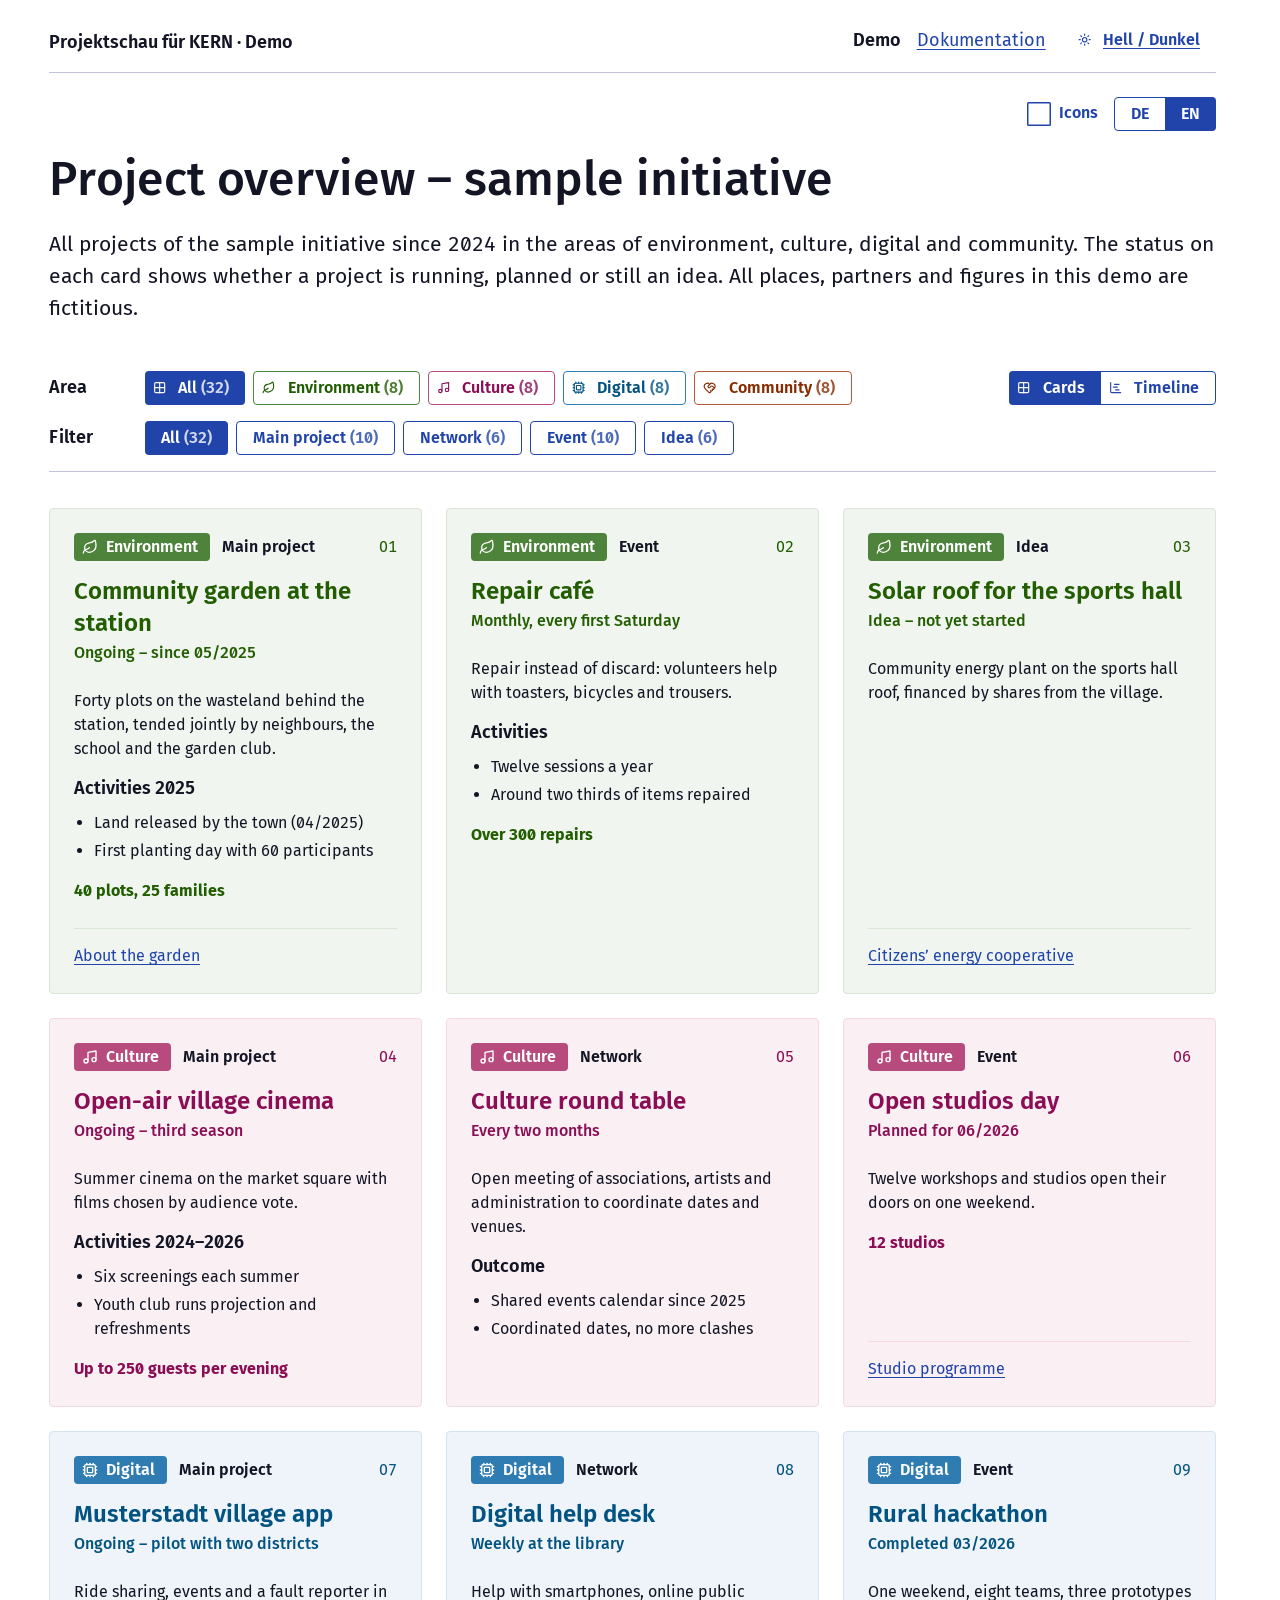
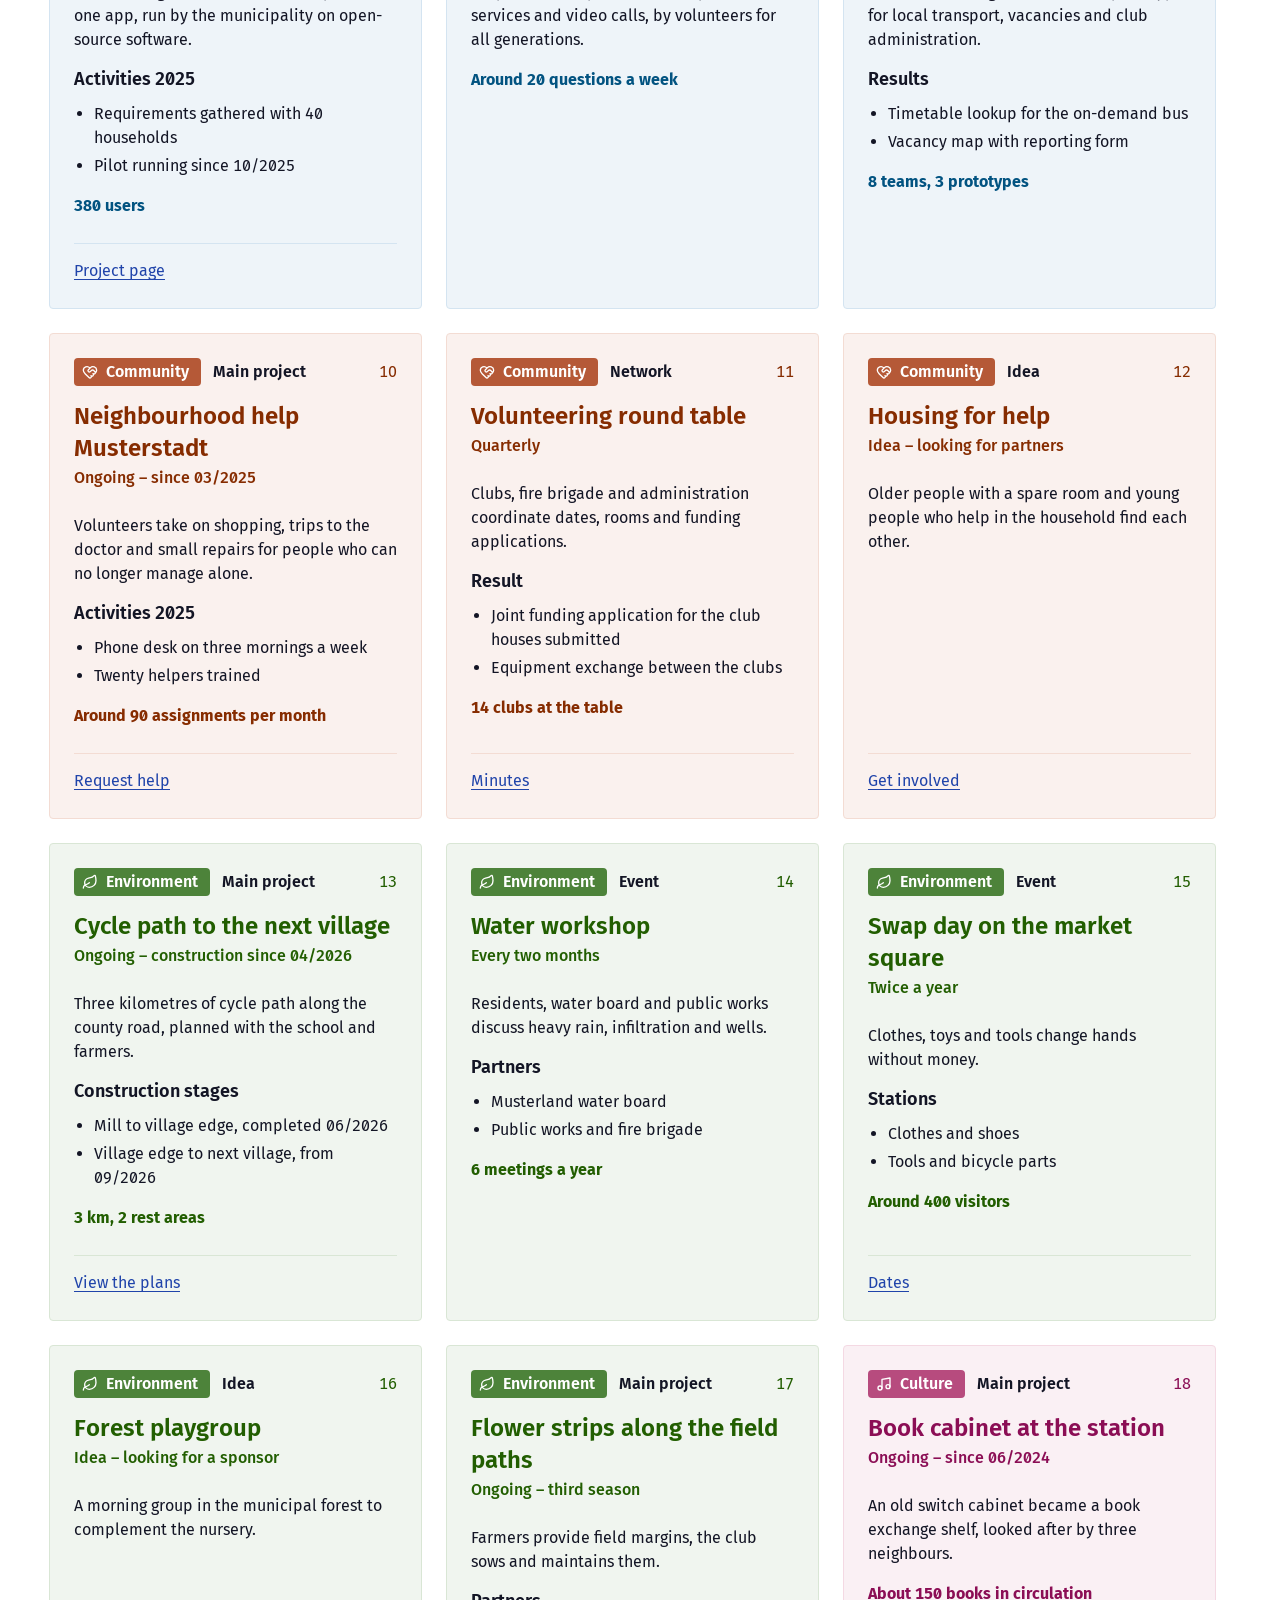
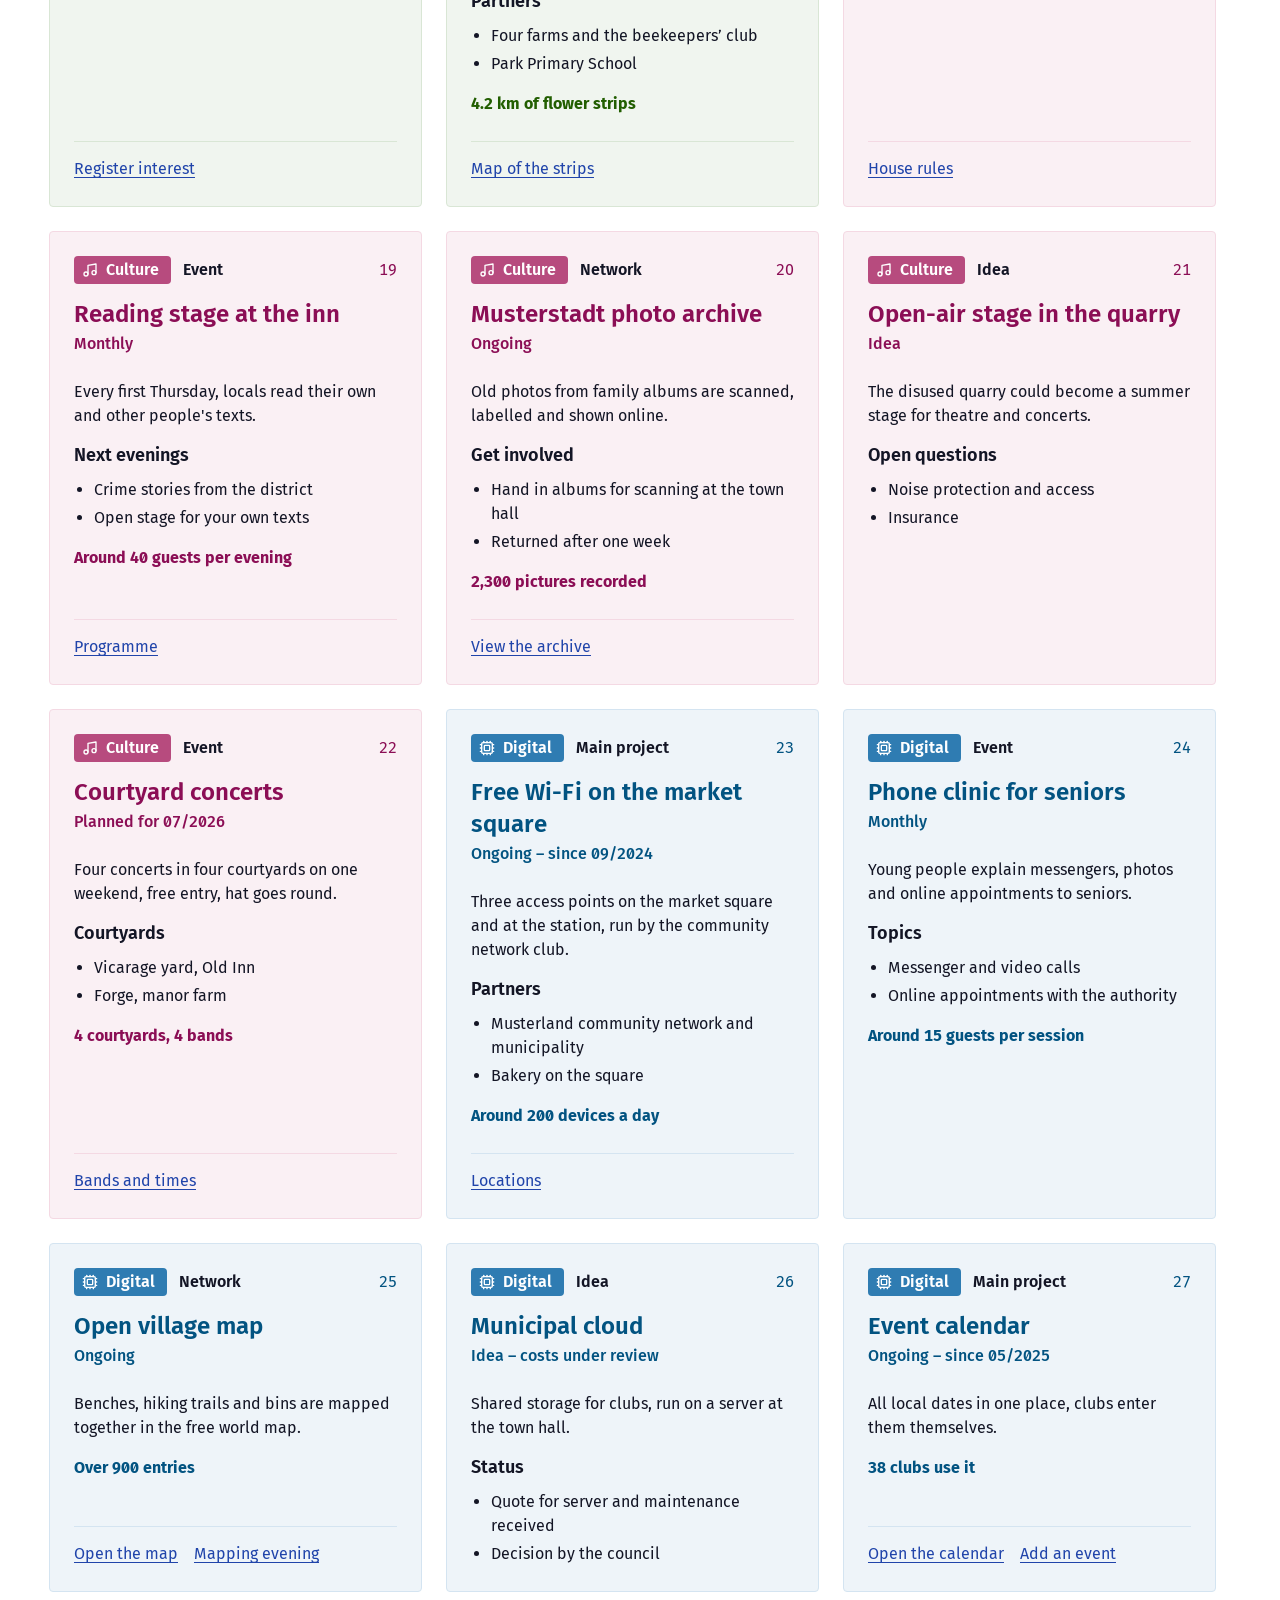
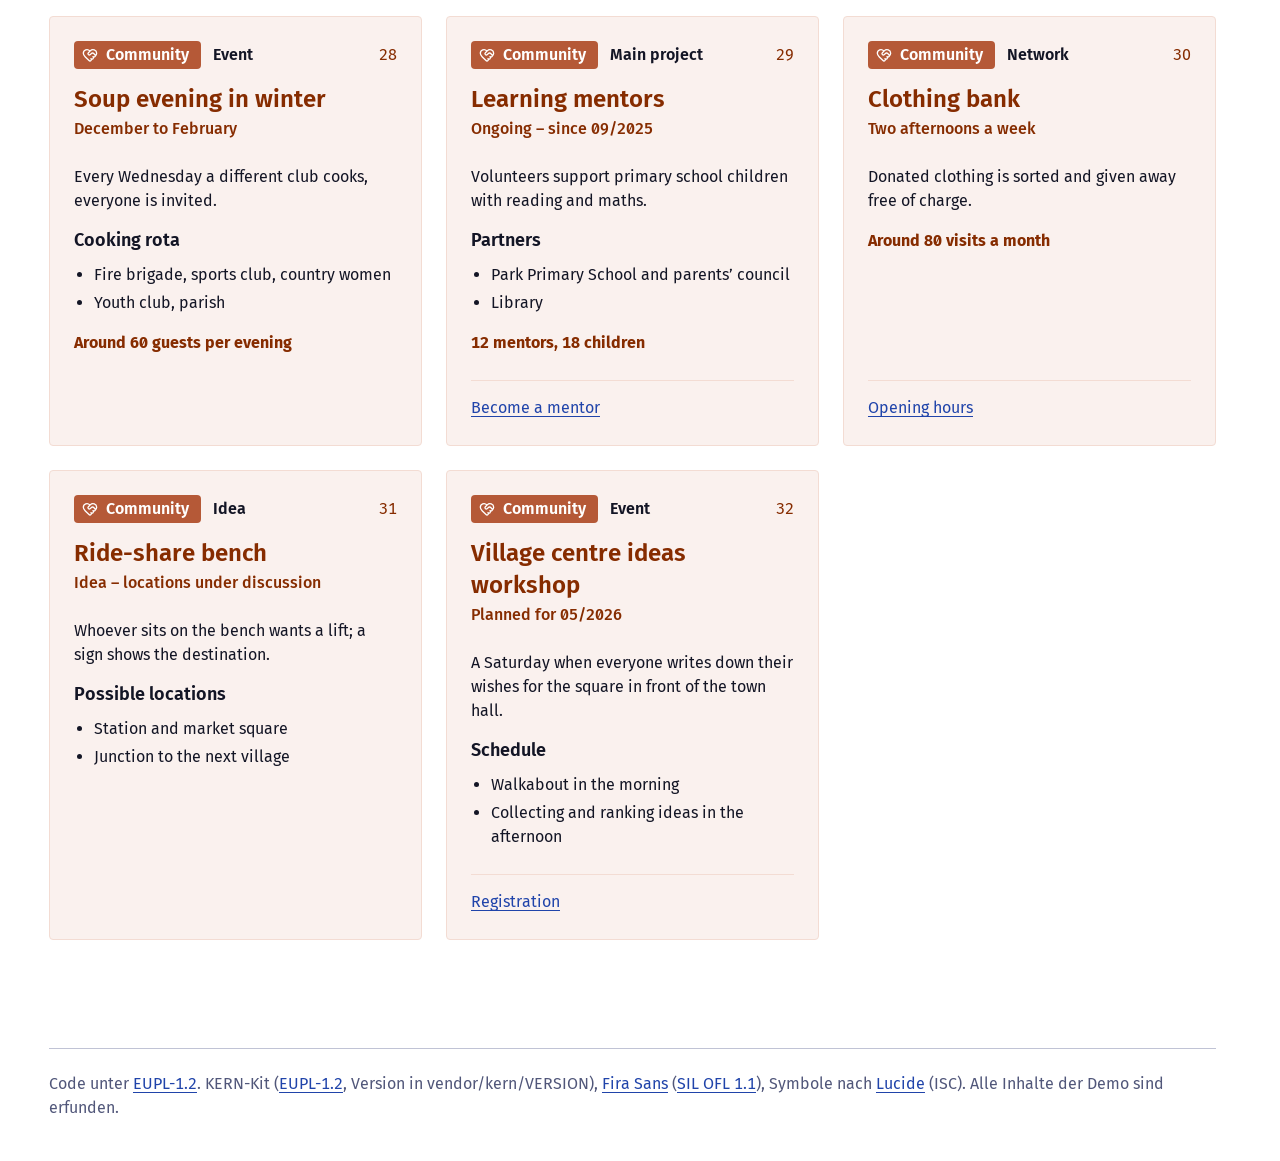
<file: index.html>
<!DOCTYPE html>
<html lang="de" data-kern-theme="light">
<head>
	<meta charset="utf-8">
	<meta name="viewport" content="width=device-width, initial-scale=1">
	<title>Projektschau für KERN – Demo</title>
	<meta name="description" content="Projektübersicht mit Karten, Filtern und Zeitleiste auf Basis des KERN UX-Standards. Demo mit erfundenen Beispieldaten.">
	<script src="demo-theme.js"></script>
	<link rel="icon" href="data:,">
	<link rel="stylesheet" href="vendor/kern/fonts/fira-sans.css">
	<link rel="stylesheet" href="vendor/kern/kern.min.css">
	<link rel="stylesheet" href="vendor/kern/kern-grid.min.css">
	<link rel="stylesheet" href="projektschau.css">
	<link rel="stylesheet" href="demo.css">
	<script src="demo.js" defer></script>
	<script src="projektschau.js" defer></script>
</head>
<body>
	<a class="kern-link demo-skip" href="#inhalt">Zum Inhalt springen</a>
	<div class="kern-container">
		<header class="demo-kopf">
			<p class="kern-body kern-body--bold">Projektschau für KERN · Demo</p>
			<nav class="demo-navi" aria-label="Seiten"><a class="kern-link" href="index.html" aria-current="page">Demo</a><a class="kern-link" id="readme-link" href="doku/readme.html">Dokumentation</a></nav>
			<button type="button" class="kern-btn kern-btn--tertiary kern-btn--small" id="farbschema" role="switch" aria-checked="false" aria-label="Dunkles Farbschema">
				<svg class="ps-icon demo-sonne" viewBox="0 0 24 24" fill="none" stroke="currentColor" stroke-width="2" stroke-linecap="round" stroke-linejoin="round" aria-hidden="true"><circle cx="12" cy="12" r="4"/><path d="M12 2v2M12 20v2M4.93 4.93l1.41 1.41M17.66 17.66l1.41 1.41M2 12h2M20 12h2M6.34 17.66l-1.41 1.41M19.07 4.93l-1.41 1.41"/></svg>
				<svg class="ps-icon demo-mond" viewBox="0 0 24 24" fill="none" stroke="currentColor" stroke-width="2" stroke-linecap="round" stroke-linejoin="round" aria-hidden="true"><path d="M21 12.79A9 9 0 1 1 11.21 3 7 7 0 0 0 21 12.79z"/></svg>
				<span class="kern-label">Hell / Dunkel</span>
			</button>
		</header>
		<main id="inhalt">
			<!-- Beispieldaten direkt in der Seite, damit die Demo auch ohne Server läuft. Quelle: daten/beispiel.json; pruefe.py vergleicht beide. -->
			<div data-projektschau data-ebene="1" data-symbolschalter="ja">
				<script type="application/json">{"version":1,"sprachen":["de","en"],"texte":{"kopf":{"titel":{"de":"Projektübersicht Musterinitiative","en":"Project overview – sample initiative"},"einleitung":{"de":"<p>Alle Vorhaben der Musterinitiative seit 2024 aus den Bereichen Umwelt, Kultur, Digital und Soziales. Der Status jeder Karte zeigt, ob ein Vorhaben läuft, geplant ist oder eine Idee bleibt. Alle Orte, Partner und Zahlen dieser Demo sind erfunden.<\/p>","en":"<p>All projects of the sample initiative since 2024 in the areas of environment, culture, digital and community. The status on each card shows whether a project is running, planned or still an idea. All places, partners and figures in this demo are fictitious.<\/p>"}},"filter":{"bereich_label":{"de":"Bereich","en":"Area"},"einordnung_label":{"de":"Filter","en":"Filter"},"aria_bereich":{"de":"Nach Bereich filtern","en":"Filter by area"},"aria_einordnung":{"de":"Nach Einordnung filtern","en":"Filter by category"}},"ansicht":{"karten":{"de":"Karten","en":"Cards"},"zeitleiste":{"de":"Zeitlich","en":"Timeline"},"aria":{"de":"Ansicht wählen","en":"Choose view"}},"sprache":{"aria":{"de":"Sprache wählen","en":"Choose language"}},"symbole":{"label":{"de":"Symbole","en":"Icons"},"aria":{"de":"Große Symbole auf den Karten","en":"Large icons on the cards"}},"farbschema":{"aria":{"de":"Dunkles Farbschema","en":"Dark colour scheme"}},"leerzustand":{"meldung":{"de":"Kein Projekt passt zu dieser Auswahl.","en":"No project matches this selection."},"zuruecksetzen":{"de":"Filter zurücksetzen","en":"Reset filters"}},"zeitleiste":{"aria":{"de":"Zeitleiste der Projekte","en":"Project timeline"}}},"farben":[],"bereiche":[{"schluessel":"umwelt","label":{"de":"Umwelt","en":"Environment"},"icon_svg":"<path d=\"M11 20a10 10 0 0010-10 25.9 25.9 0 00-1.04-7.281 1 1 0 00-1.755-.325C15.833 5.5 13 5.5 9.8 6.1A7 7 0 0011 20\"/><path d=\"M2 21a5 5 0 012.911-4.544C7.613 15.212 8.351 15.24 11 13\"/>","farben":{"hell":{"area":"#4d833a","brand":"#4f8a3a","on":"#ffffff","fg":"#225e01"},"dunkel":{"area":"#4d833a","brand":"#4f8a3a","on":"#ffffff","fg":"#99bb8e"}}},{"schluessel":"kultur","label":{"de":"Kultur","en":"Culture"},"icon_svg":"<path d=\"M9 18V5l12-2v13\"/><circle cx=\"6\" cy=\"18\" r=\"3\"/><circle cx=\"18\" cy=\"16\" r=\"3\"/>","farben":{"hell":{"area":"#b74b7e","brand":"#b4457a","on":"#ffffff","fg":"#8b0e55"},"dunkel":{"area":"#b74b7e","brand":"#b4457a","on":"#ffffff","fg":"#dd97b3"}}},{"schluessel":"digital","label":{"de":"Digital","en":"Digital"},"icon_svg":"<path d=\"M12 20v2\"/><path d=\"M12 2v2\"/><path d=\"M17 20v2\"/><path d=\"M17 2v2\"/><path d=\"M2 12h2\"/><path d=\"M2 17h2\"/><path d=\"M2 7h2\"/><path d=\"M20 12h2\"/><path d=\"M20 17h2\"/><path d=\"M20 7h2\"/><path d=\"M7 20v2\"/><path d=\"M7 2v2\"/><rect x=\"4\" y=\"4\" width=\"16\" height=\"16\" rx=\"2\"/><rect x=\"8\" y=\"8\" width=\"8\" height=\"8\" rx=\"1\"/>","farben":{"hell":{"area":"#2f7cb2","brand":"#2b7fb8","on":"#ffffff","fg":"#025381"},"dunkel":{"area":"#2f7cb2","brand":"#2b7fb8","on":"#ffffff","fg":"#8ab5d7"}}},{"schluessel":"soziales","label":{"de":"Soziales","en":"Community"},"icon_svg":"<path d=\"M19.414 14.414C21 12.828 22 11.5 22 9.5a5.5 5.5 0 0 0-9.591-3.676.6.6 0 0 1-.818.001A5.5 5.5 0 0 0 2 9.5c0 2.3 1.5 4 3 5.5l5.535 5.362a2 2 0 0 0 2.879.052 2.12 2.12 0 0 0-.004-3 2.124 2.124 0 1 0 3-3 2.124 2.124 0 0 0 3.004 0 2 2 0 0 0 0-2.828l-1.881-1.882a2.41 2.41 0 0 0-3.409 0l-1.71 1.71a2 2 0 0 1-2.828 0 2 2 0 0 1 0-2.828l2.823-2.762\"/>","farben":{"hell":{"area":"#b55937","brand":"#a8441c","on":"#ffffff","fg":"#862c00"},"dunkel":{"area":"#b55937","brand":"#a8441c","on":"#ffffff","fg":"#db9f8a"}}}],"einordnungen":[{"schluessel":"hauptprojekt","label":{"de":"Hauptprojekt","en":"Main project"},"label_zeitleiste":{"de":"Hauptprojekt","en":"Main project"},"als_filter_chip":true},{"schluessel":"netzwerk","label":{"de":"Netzwerk","en":"Network"},"label_zeitleiste":{"de":"Netzwerk","en":"Network"},"als_filter_chip":true},{"schluessel":"veranstaltung","label":{"de":"Veranstaltung","en":"Event"},"label_zeitleiste":{"de":"Veranstaltung","en":"Event"},"als_filter_chip":true},{"schluessel":"idee","label":{"de":"Idee","en":"Idea"},"label_zeitleiste":{"de":"Idee","en":"Idea"},"als_filter_chip":true}],"filter_alle":{"bereich":{"label":{"de":"Alle","en":"All"},"icon_svg":"<path d=\"M12 3v18\"/><path d=\"M3 12h18\"/><rect x=\"3\" y=\"3\" width=\"18\" height=\"18\" rx=\"2\"/>"}},"projekte":[{"nr":1,"bereich":"umwelt","einordnung":"hauptprojekt","icon_svg":"<path d=\"M14 9.536V7a4 4 0 0 1 4-4h1.5a.5.5 0 0 1 .5.5V5a4 4 0 0 1-4 4 4 4 0 0 0-4 4c0 2 1 3 1 5a5 5 0 0 1-1 3\"/><path d=\"M4 9a5 5 0 0 1 8 4 5 5 0 0 1-8-4\"/><path d=\"M5 21h14\"/>","titel":{"de":"Gemeinschaftsgarten am Bahnhof","en":"Community garden at the station"},"status":{"de":"Laufend – seit 05/2025","en":"Ongoing – since 05/2025"},"beschreibung":{"de":"Vierzig Beete auf der Brachfläche hinter dem Bahnhof, gemeinsam bewirtschaftet von Nachbarschaft, Schule und Gartenverein.","en":"Forty plots on the wasteland behind the station, tended jointly by neighbours, the school and the garden club."},"abschnitte":[{"typ":"liste","label":{"de":"Aktivitäten 2025","en":"Activities 2025"},"punkte":[{"de":"Flächenfreigabe durch die Stadt (04/2025)","en":"Land released by the town (04/2025)"},{"de":"Erste Pflanzaktion mit 60 Teilnehmenden","en":"First planting day with 60 participants"}]}],"kennzahl":{"de":"40 Beete, 25 Familien","en":"40 plots, 25 families"},"links":[{"url":"https://example.org/garten","text":{"de":"Zum Garten","en":"About the garden"}}],"zeitleiste":{"sortierung":202505,"zeitraum":{"de":"seit 05/2025","en":"since 05/2025"},"notiz":{"de":"Erste Saison abgeschlossen, zweite in Vorbereitung","en":"First season completed, second in preparation"}}},{"nr":2,"bereich":"umwelt","einordnung":"veranstaltung","icon_svg":"<path d=\"M14.7 6.3a1 1 0 0 0 0 1.4l1.6 1.6a1 1 0 0 0 1.4 0l3.106-3.105c.32-.322.863-.22.983.218a6 6 0 0 1-8.259 7.057l-7.91 7.91a1 1 0 0 1-2.999-3l7.91-7.91a6 6 0 0 1 7.057-8.259c.438.12.54.662.219.984z\"/>","titel":{"de":"Repair-Café","en":"Repair café"},"status":{"de":"Monatlich, jeden ersten Samstag","en":"Monthly, every first Saturday"},"beschreibung":{"de":"Reparieren statt wegwerfen: Ehrenamtliche helfen bei Toaster, Fahrrad und Hose.","en":"Repair instead of discard: volunteers help with toasters, bicycles and trousers."},"abschnitte":[{"typ":"liste","label":{"de":"Aktivitäten","en":"Activities"},"punkte":[{"de":"Zwölf Termine im Jahr","en":"Twelve sessions a year"},{"de":"Reparaturquote rund zwei Drittel","en":"Around two thirds of items repaired"}]}],"kennzahl":{"de":"Über 300 Reparaturen","en":"Over 300 repairs"},"links":[],"zeitleiste":{"sortierung":202409,"zeitraum":{"de":"seit 09/2024","en":"since 09/2024"},"notiz":{"de":"Läuft im Gemeindehaus","en":"Runs at the community hall"}}},{"nr":3,"bereich":"umwelt","einordnung":"idee","icon_svg":"<circle cx=\"12\" cy=\"12\" r=\"4\"/><path d=\"M12 2v2\"/><path d=\"M12 20v2\"/><path d=\"m4.93 4.93 1.41 1.41\"/><path d=\"m17.66 17.66 1.41 1.41\"/><path d=\"M2 12h2\"/><path d=\"M20 12h2\"/><path d=\"m6.34 17.66-1.41 1.41\"/><path d=\"m19.07 4.93-1.41 1.41\"/>","titel":{"de":"Solardach für die Turnhalle","en":"Solar roof for the sports hall"},"status":{"de":"Idee – noch nicht begonnen","en":"Idea – not yet started"},"beschreibung":{"de":"Bürgerenergie-Anlage auf dem Dach der Turnhalle, finanziert über Anteile aus dem Ort.","en":"Community energy plant on the sports hall roof, financed by shares from the village."},"abschnitte":[],"kennzahl":null,"links":[{"url":"https://example.org/solar","text":{"de":"Bürgerenergie-Genossenschaft","en":"Citizens’ energy cooperative"}}],"zeitleiste":null},{"nr":4,"bereich":"kultur","einordnung":"hauptprojekt","icon_svg":"<path d=\"m12.296 3.464 3.02 3.956\"/><path d=\"M20.2 6 3 11l-.9-2.4c-.3-1.1.3-2.2 1.3-2.5l13.5-4c1.1-.3 2.2.3 2.5 1.3z\"/><path d=\"M3 11h18v8a2 2 0 0 1-2 2H5a2 2 0 0 1-2-2z\"/><path d=\"m6.18 5.276 3.1 3.899\"/>","titel":{"de":"Dorfkino unter freiem Himmel","en":"Open-air village cinema"},"status":{"de":"Laufend – dritte Saison","en":"Ongoing – third season"},"beschreibung":{"de":"Sommerkino auf dem Marktplatz mit Filmen, die das Publikum vorher abstimmt.","en":"Summer cinema on the market square with films chosen by audience vote."},"abschnitte":[{"typ":"liste","label":{"de":"Aktivitäten 2024–2026","en":"Activities 2024–2026"},"punkte":[{"de":"Sechs Vorführungen je Sommer","en":"Six screenings each summer"},{"de":"Kooperation mit dem Jugendclub für Technik und Ausschank","en":"Youth club runs projection and refreshments"}]}],"kennzahl":{"de":"Bis zu 250 Gäste je Abend","en":"Up to 250 guests per evening"},"links":[],"zeitleiste":{"sortierung":202407,"zeitraum":{"de":"07/2024","en":"07/2024"},"notiz":{"de":"Erste Vorführung; seither jeden Sommer","en":"First screening; every summer since"}}},{"nr":5,"bereich":"kultur","einordnung":"netzwerk","icon_svg":"<path d=\"M2.992 16.342a2 2 0 0 1 .094 1.167l-1.065 3.29a1 1 0 0 0 1.236 1.168l3.413-.998a2 2 0 0 1 1.099.092 10 10 0 1 0-4.777-4.719\"/>","titel":{"de":"Kulturstammtisch","en":"Culture round table"},"status":{"de":"Alle zwei Monate","en":"Every two months"},"beschreibung":{"de":"Offenes Treffen von Vereinen, Künstler:innen und Verwaltung, um Termine und Räume abzustimmen.","en":"Open meeting of associations, artists and administration to coordinate dates and venues."},"abschnitte":[{"typ":"liste","label":{"de":"Ergebnis","en":"Outcome"},"punkte":[{"de":"Gemeinsamer Veranstaltungskalender seit 2025","en":"Shared events calendar since 2025"},{"de":"Abgestimmte Termine, keine Doppelungen mehr","en":"Coordinated dates, no more clashes"}]}],"kennzahl":null,"links":[],"zeitleiste":{"sortierung":202501,"zeitraum":{"de":"seit 01/2025","en":"since 01/2025"},"notiz":{"de":"Sechs Treffen, Kalender online","en":"Six meetings, calendar online"}}},{"nr":6,"bereich":"kultur","einordnung":"veranstaltung","icon_svg":"<path d=\"M12 22a1 1 0 0 1 0-20 10 9 0 0 1 10 9 5 5 0 0 1-5 5h-2.25a1.75 1.75 0 0 0-1.4 2.8l.3.4a1.75 1.75 0 0 1-1.4 2.8z\"/><circle cx=\"13.5\" cy=\"6.5\" r=\".5\" fill=\"currentColor\"/><circle cx=\"17.5\" cy=\"10.5\" r=\".5\" fill=\"currentColor\"/><circle cx=\"6.5\" cy=\"12.5\" r=\".5\" fill=\"currentColor\"/><circle cx=\"8.5\" cy=\"7.5\" r=\".5\" fill=\"currentColor\"/>","titel":{"de":"Tag der offenen Ateliers","en":"Open studios day"},"status":{"de":"Geplant für 06/2026","en":"Planned for 06/2026"},"beschreibung":{"de":"Zwölf Werkstätten und Ateliers öffnen an einem Wochenende ihre Türen.","en":"Twelve workshops and studios open their doors on one weekend."},"abschnitte":[],"kennzahl":{"de":"12 Ateliers","en":"12 studios"},"links":[{"url":"https://example.org/ateliers","text":{"de":"Programm der Ateliers","en":"Studio programme"}}],"zeitleiste":{"sortierung":202606,"zeitraum":{"de":"06/2026","en":"06/2026"},"notiz":{"de":"In Vorbereitung","en":"In preparation"}}},{"nr":7,"bereich":"digital","einordnung":"hauptprojekt","icon_svg":"<rect width=\"14\" height=\"20\" x=\"5\" y=\"2\" rx=\"2\" ry=\"2\"/><path d=\"M12 18h.01\"/>","titel":{"de":"Dorf-App Musterstadt","en":"Musterstadt village app"},"status":{"de":"Laufend – Pilot mit zwei Ortsteilen","en":"Ongoing – pilot with two districts"},"beschreibung":{"de":"Mitfahrbörse, Termine und Mängelmelder in einer App, betrieben von der Gemeinde mit offener Software.","en":"Ride sharing, events and a fault reporter in one app, run by the municipality on open-source software."},"abschnitte":[{"typ":"liste","label":{"de":"Aktivitäten 2025","en":"Activities 2025"},"punkte":[{"de":"Anforderungen mit 40 Haushalten erhoben","en":"Requirements gathered with 40 households"},{"de":"Pilotbetrieb seit 10/2025","en":"Pilot running since 10/2025"}]}],"kennzahl":{"de":"380 Nutzer:innen","en":"380 users"},"links":[{"url":"https://example.org/app","text":{"de":"Projektseite","en":"Project page"}}],"zeitleiste":{"sortierung":202410,"zeitraum":{"de":"seit 10/2024","en":"since 10/2024"},"notiz":{"de":"Konzept, Pilot seit 10/2025","en":"Concept; pilot since 10/2025"}}},{"nr":8,"bereich":"digital","einordnung":"netzwerk","icon_svg":"<path d=\"M18 5a2 2 0 0 1 2 2v8.526a2 2 0 0 0 .212.897l1.068 2.127a1 1 0 0 1-.9 1.45H3.62a1 1 0 0 1-.9-1.45l1.068-2.127A2 2 0 0 0 4 15.526V7a2 2 0 0 1 2-2z\"/><path d=\"M20.054 15.987H3.946\"/>","titel":{"de":"Digital-Sprechstunde","en":"Digital help desk"},"status":{"de":"Wöchentlich in der Bibliothek","en":"Weekly at the library"},"beschreibung":{"de":"Hilfe bei Smartphone, Online-Behördengang und Videotelefonie, von Freiwilligen für alle Generationen.","en":"Help with smartphones, online public services and video calls, by volunteers for all generations."},"abschnitte":[],"kennzahl":{"de":"Rund 20 Fragen je Woche","en":"Around 20 questions a week"},"links":[],"zeitleiste":{"sortierung":202502,"zeitraum":{"de":"seit 02/2025","en":"since 02/2025"},"notiz":{"de":"Fest im Bibliotheksprogramm","en":"Now part of the library programme"}}},{"nr":9,"bereich":"digital","einordnung":"veranstaltung","icon_svg":"<path d=\"m16 18 6-6-6-6\"/><path d=\"m8 6-6 6 6 6\"/>","titel":{"de":"Hackathon Ländlicher Raum","en":"Rural hackathon"},"status":{"de":"Abgeschlossen 03/2026","en":"Completed 03/2026"},"beschreibung":{"de":"Ein Wochenende, acht Teams, drei Prototypen für Nahverkehr, Leerstand und Vereinsverwaltung.","en":"One weekend, eight teams, three prototypes for local transport, vacancies and club administration."},"abschnitte":[{"typ":"liste","label":{"de":"Ergebnisse","en":"Results"},"punkte":[{"de":"Fahrplan-Auskunft für den Rufbus","en":"Timetable lookup for the on-demand bus"},{"de":"Leerstandskarte mit Meldeformular","en":"Vacancy map with reporting form"}]}],"kennzahl":{"de":"8 Teams, 3 Prototypen","en":"8 teams, 3 prototypes"},"links":[],"zeitleiste":{"sortierung":202603,"zeitraum":{"de":"03/2026","en":"03/2026"},"notiz":{"de":"Prototypen werden mit der Gemeinde weiterentwickelt","en":"Prototypes being developed further with the municipality"}}},{"nr":10,"bereich":"soziales","einordnung":"hauptprojekt","icon_svg":"<path d=\"M16 21v-2a4 4 0 0 0-4-4H6a4 4 0 0 0-4 4v2\"/><path d=\"M16 3.128a4 4 0 0 1 0 7.744\"/><path d=\"M22 21v-2a4 4 0 0 0-3-3.87\"/><circle cx=\"9\" cy=\"7\" r=\"4\"/>","titel":{"de":"Nachbarschaftshilfe Musterstadt","en":"Neighbourhood help Musterstadt"},"status":{"de":"Laufend – seit 03/2025","en":"Ongoing – since 03/2025"},"beschreibung":{"de":"Ehrenamtliche übernehmen Einkäufe, Fahrten zum Arzt und kleine Reparaturen für Menschen, die das nicht mehr allein schaffen.","en":"Volunteers take on shopping, trips to the doctor and small repairs for people who can no longer manage alone."},"abschnitte":[{"typ":"liste","label":{"de":"Aktivitäten 2025","en":"Activities 2025"},"punkte":[{"de":"Telefonzentrale an drei Vormittagen","en":"Phone desk on three mornings a week"},{"de":"Zwanzig Helfende geschult","en":"Twenty helpers trained"}]}],"kennzahl":{"de":"Rund 90 Einsätze je Monat","en":"Around 90 assignments per month"},"links":[{"url":"https://example.org/nachbarschaftshilfe","text":{"de":"Hilfe anfragen","en":"Request help"}}],"zeitleiste":{"sortierung":202503,"zeitraum":{"de":"seit 03/2025","en":"since 03/2025"},"notiz":{"de":"Nachfrage steigt, zweite Telefonschicht geplant","en":"Demand is rising, second phone shift planned"}}},{"nr":11,"bereich":"soziales","einordnung":"netzwerk","icon_svg":"<path d=\"M11 14h2a2 2 0 0 0 0-4h-3c-.6 0-1.1.2-1.4.6L3 16\"/><path d=\"m14.45 13.39 5.05-4.694C20.196 8 21 6.85 21 5.75a2.75 2.75 0 0 0-4.797-1.837.276.276 0 0 1-.406 0A2.75 2.75 0 0 0 11 5.75c0 1.2.802 2.248 1.5 2.946L16 11.95\"/><path d=\"m2 15 6 6\"/><path d=\"m7 20 1.6-1.4c.3-.4.8-.6 1.4-.6h4c1.1 0 2.1-.4 2.8-1.2l4.6-4.4a1 1 0 0 0-2.75-2.91\"/>","titel":{"de":"Runder Tisch Ehrenamt","en":"Volunteering round table"},"status":{"de":"Vierteljährlich","en":"Quarterly"},"beschreibung":{"de":"Vereine, Feuerwehr und Verwaltung stimmen Termine, Räume und Förderanträge ab.","en":"Clubs, fire brigade and administration coordinate dates, rooms and funding applications."},"abschnitte":[{"typ":"liste","label":{"de":"Ergebnis","en":"Result"},"punkte":[{"de":"Gemeinsamer Förderantrag für die Vereinsheime gestellt","en":"Joint funding application for the club houses submitted"},{"de":"Geräte-Tauschbörse zwischen den Vereinen","en":"Equipment exchange between the clubs"}]}],"kennzahl":{"de":"14 Vereine am Tisch","en":"14 clubs at the table"},"links":[{"url":"https://example.org/runder-tisch","text":{"de":"Protokolle","en":"Minutes"}}],"zeitleiste":{"sortierung":202411,"zeitraum":{"de":"seit 11/2024","en":"since 11/2024"},"notiz":{"de":"Fünf Treffen bisher","en":"Five meetings so far"}}},{"nr":12,"bereich":"soziales","einordnung":"idee","icon_svg":"<path d=\"M15 21v-8a1 1 0 0 0-1-1h-4a1 1 0 0 0-1 1v8\"/><path d=\"M3 10a2 2 0 0 1 .709-1.528l7-6a2 2 0 0 1 2.582 0l7 6A2 2 0 0 1 21 10v9a2 2 0 0 1-2 2H5a2 2 0 0 1-2-2z\"/>","titel":{"de":"Wohnen für Hilfe","en":"Housing for help"},"status":{"de":"Idee – Partner gesucht","en":"Idea – looking for partners"},"beschreibung":{"de":"Ältere Menschen mit freiem Zimmer und junge Leute, die im Haushalt helfen, finden zusammen.","en":"Older people with a spare room and young people who help in the household find each other."},"abschnitte":[],"kennzahl":null,"links":[{"url":"https://example.org/wohnen","text":{"de":"Mitmachen","en":"Get involved"}}],"zeitleiste":null},{"nr":13,"bereich":"umwelt","einordnung":"hauptprojekt","icon_svg":"<circle cx=\"18.5\" cy=\"17.5\" r=\"3.5\"/><circle cx=\"5.5\" cy=\"17.5\" r=\"3.5\"/><circle cx=\"15\" cy=\"5\" r=\"1\"/><path d=\"M12 17.5V14l-3-3 4-3 2 3h2\"/>","titel":{"de":"Radweg zum Nachbarort","en":"Cycle path to the next village"},"status":{"de":"Laufend – Bau seit 04/2026","en":"Ongoing – construction since 04/2026"},"beschreibung":{"de":"Drei Kilometer Radweg entlang der Kreisstraße, geplant mit Schule und Landwirten.","en":"Three kilometres of cycle path along the county road, planned with the school and farmers."},"abschnitte":[{"typ":"liste","label":{"de":"Bauabschnitte","en":"Construction stages"},"punkte":[{"de":"Mühle bis Ortsrand, fertig 06/2026","en":"Mill to village edge, completed 06/2026"},{"de":"Ortsrand bis Nachbarort, ab 09/2026","en":"Village edge to next village, from 09/2026"}]}],"kennzahl":{"de":"3 km, 2 Rastplätze","en":"3 km, 2 rest areas"},"links":[{"url":"https://example.org/radweg","text":{"de":"Planung einsehen","en":"View the plans"}}],"zeitleiste":{"sortierung":202604,"zeitraum":{"de":"seit 04/2026","en":"since 04/2026"},"notiz":{"de":"Erster Abschnitt bis zur Mühle fertig","en":"First section to the mill completed"}}},{"nr":14,"bereich":"umwelt","einordnung":"veranstaltung","icon_svg":"<path d=\"M7 16.3c2.2 0 4-1.83 4-4.05 0-1.16-.57-2.26-1.71-3.19S7.29 6.75 7 5.3c-.29 1.45-1.14 2.84-2.29 3.76S3 11.1 3 12.25c0 2.22 1.8 4.05 4 4.05z\"/><path d=\"M12.56 6.6A10.97 10.97 0 0 0 14 3.02c.5 2.5 2 4.9 4 6.5s3 3.5 3 5.5a6.98 6.98 0 0 1-11.91 4.97\"/>","titel":{"de":"Wasserwerkstatt","en":"Water workshop"},"status":{"de":"Alle zwei Monate","en":"Every two months"},"beschreibung":{"de":"Anwohnende, Wasserverband und Bauhof besprechen Starkregen, Versickerung und Brunnen.","en":"Residents, water board and public works discuss heavy rain, infiltration and wells."},"abschnitte":[{"typ":"liste","label":{"de":"Partner","en":"Partners"},"punkte":[{"de":"Wasserverband Musterland","en":"Musterland water board"},{"de":"Bauhof und Feuerwehr","en":"Public works and fire brigade"}]}],"kennzahl":{"de":"6 Treffen im Jahr","en":"6 meetings a year"},"links":[],"zeitleiste":{"sortierung":202502,"zeitraum":{"de":"seit 02/2025","en":"since 02/2025"},"notiz":{"de":"Regenrückhaltebecken auf der Liste","en":"Rain retention basin on the list"}}},{"nr":15,"bereich":"umwelt","einordnung":"veranstaltung","icon_svg":"<path d=\"M7 19H4.815a1.83 1.83 0 0 1-1.57-.881 1.785 1.785 0 0 1-.004-1.784L7.196 9.5\"/><path d=\"M11 19h8.203a1.83 1.83 0 0 0 1.556-.89 1.784 1.784 0 0 0 0-1.775l-1.226-2.12\"/><path d=\"m14 16-3 3 3 3\"/><path d=\"M8.293 13.596 7.196 9.5 3.1 10.598\"/><path d=\"m9.344 5.811 1.093-1.892A1.83 1.83 0 0 1 11.985 3a1.784 1.784 0 0 1 1.546.888l3.943 6.843\"/><path d=\"m13.378 9.633 4.096 1.098 1.097-4.096\"/>","titel":{"de":"Tauschtag auf dem Marktplatz","en":"Swap day on the market square"},"status":{"de":"Zweimal im Jahr","en":"Twice a year"},"beschreibung":{"de":"Kleidung, Spielzeug und Werkzeug wechseln den Besitzer, ohne dass Geld fließt.","en":"Clothes, toys and tools change hands without money."},"abschnitte":[{"typ":"liste","label":{"de":"Stationen","en":"Stations"},"punkte":[{"de":"Kleidung und Schuhe","en":"Clothes and shoes"},{"de":"Werkzeug und Fahrradteile","en":"Tools and bicycle parts"}]}],"kennzahl":{"de":"Rund 400 Gäste","en":"Around 400 visitors"},"links":[{"url":"https://example.org/tauschtag","text":{"de":"Termine","en":"Dates"}}],"zeitleiste":{"sortierung":202509,"zeitraum":{"de":"09/2025","en":"09/2025"},"notiz":{"de":"Nächster Termin im Frühjahr","en":"Next date in spring"}}},{"nr":16,"bereich":"umwelt","einordnung":"idee","icon_svg":"<path d=\"m17 14 3 3.3a1 1 0 0 1-.7 1.7H4.7a1 1 0 0 1-.7-1.7L7 14h-.3a1 1 0 0 1-.7-1.7L9 9h-.2A1 1 0 0 1 8 7.3L12 3l4 4.3a1 1 0 0 1-.8 1.7H15l3 3.3a1 1 0 0 1-.7 1.7H17Z\"/><path d=\"M12 22v-3\"/>","titel":{"de":"Waldkindergruppe","en":"Forest playgroup"},"status":{"de":"Idee – Träger gesucht","en":"Idea – looking for a sponsor"},"beschreibung":{"de":"Eine Vormittagsgruppe im Gemeindewald als Ergänzung zur Kita.","en":"A morning group in the municipal forest to complement the nursery."},"abschnitte":[],"kennzahl":null,"links":[{"url":"https://example.org/waldgruppe","text":{"de":"Interesse melden","en":"Register interest"}}],"zeitleiste":null},{"nr":17,"bereich":"umwelt","einordnung":"hauptprojekt","icon_svg":"<circle cx=\"12\" cy=\"12\" r=\"3\"/><path d=\"M12 16.5A4.5 4.5 0 1 1 7.5 12 4.5 4.5 0 1 1 12 7.5a4.5 4.5 0 1 1 4.5 4.5 4.5 4.5 0 1 1-4.5 4.5\"/><path d=\"M12 7.5V9\"/><path d=\"M7.5 12H9\"/><path d=\"M16.5 12H15\"/><path d=\"M12 16.5V15\"/><path d=\"m8 8 1.88 1.88\"/><path d=\"M14.12 9.88 16 8\"/><path d=\"m8 16 1.88-1.88\"/><path d=\"M14.12 14.12 16 16\"/>","titel":{"de":"Blühstreifen an den Feldwegen","en":"Flower strips along the field paths"},"status":{"de":"Laufend – dritte Saison","en":"Ongoing – third season"},"beschreibung":{"de":"Landwirte stellen Randstreifen zur Verfügung, der Verein sät und pflegt.","en":"Farmers provide field margins, the club sows and maintains them."},"abschnitte":[{"typ":"liste","label":{"de":"Partner","en":"Partners"},"punkte":[{"de":"Vier Höfe und der Imkerverein","en":"Four farms and the beekeepers’ club"},{"de":"Grundschule am Park","en":"Park Primary School"}]}],"kennzahl":{"de":"4,2 km Blühstreifen","en":"4.2 km of flower strips"},"links":[{"url":"https://example.org/bluehstreifen","text":{"de":"Karte der Streifen","en":"Map of the strips"}}],"zeitleiste":{"sortierung":202404,"zeitraum":{"de":"seit 04/2024","en":"since 04/2024"},"notiz":{"de":"Insektenzählung mit der Schule","en":"Insect count with the school"}}},{"nr":18,"bereich":"kultur","einordnung":"hauptprojekt","icon_svg":"<path d=\"M12 5v16\"/><path d=\"M20.001 19A2 2 0 0022 17V5a2 2 0 00-1.999-2L16 3.002A5 5 0 0012 5a5 5 0 00-4-2H4a2 2 0 00-2 2v12a2 2 0 001.999 2H8a5 5 0 014 2 5 5 0 014-2z\"/>","titel":{"de":"Bücherschrank am Bahnhof","en":"Book cabinet at the station"},"status":{"de":"Laufend – seit 06/2024","en":"Ongoing – since 06/2024"},"beschreibung":{"de":"Ein alter Schaltschrank wurde zum Tauschregal für Bücher, betreut von drei Nachbarn.","en":"An old switch cabinet became a book exchange shelf, looked after by three neighbours."},"abschnitte":[],"kennzahl":{"de":"Etwa 150 Bücher im Umlauf","en":"About 150 books in circulation"},"links":[{"url":"https://example.org/buecherschrank","text":{"de":"Spielregeln","en":"House rules"}}],"zeitleiste":{"sortierung":202406,"zeitraum":{"de":"seit 06/2024","en":"since 06/2024"},"notiz":{"de":"Zweiter Schrank am Sportplatz geplant","en":"Second cabinet at the sports ground planned"}}},{"nr":19,"bereich":"kultur","einordnung":"veranstaltung","icon_svg":"<path d=\"M12 19v3\"/><path d=\"M19 10v2a7 7 0 0 1-14 0v-2\"/><rect x=\"9\" y=\"2\" width=\"6\" height=\"13\" rx=\"3\"/>","titel":{"de":"Lesebühne im Gasthof","en":"Reading stage at the inn"},"status":{"de":"Monatlich","en":"Monthly"},"beschreibung":{"de":"Jeden ersten Donnerstag lesen Menschen aus dem Ort eigene und fremde Texte.","en":"Every first Thursday, locals read their own and other people's texts."},"abschnitte":[{"typ":"liste","label":{"de":"Nächste Abende","en":"Next evenings"},"punkte":[{"de":"Krimis aus dem Landkreis","en":"Crime stories from the district"},{"de":"Offene Bühne für eigene Texte","en":"Open stage for your own texts"}]}],"kennzahl":{"de":"Rund 40 Gäste je Abend","en":"Around 40 guests per evening"},"links":[{"url":"https://example.org/lesebuehne","text":{"de":"Programm","en":"Programme"}}],"zeitleiste":{"sortierung":202410,"zeitraum":{"de":"seit 10/2024","en":"since 10/2024"},"notiz":{"de":"Programm bis Sommer steht","en":"Programme set until summer"}}},{"nr":20,"bereich":"kultur","einordnung":"netzwerk","icon_svg":"<path d=\"M13.997 4a2 2 0 0 1 1.76 1.05l.486.9A2 2 0 0 0 18.003 7H20a2 2 0 0 1 2 2v9a2 2 0 0 1-2 2H4a2 2 0 0 1-2-2V9a2 2 0 0 1 2-2h1.997a2 2 0 0 0 1.759-1.048l.489-.904A2 2 0 0 1 10.004 4z\"/><circle cx=\"12\" cy=\"13\" r=\"3\"/>","titel":{"de":"Fotoarchiv Musterstadt","en":"Musterstadt photo archive"},"status":{"de":"Laufend","en":"Ongoing"},"beschreibung":{"de":"Alte Fotos aus Familienalben werden gescannt, beschriftet und online gezeigt.","en":"Old photos from family albums are scanned, labelled and shown online."},"abschnitte":[{"typ":"liste","label":{"de":"Mitmachen","en":"Get involved"},"punkte":[{"de":"Alben zum Scannen im Rathaus abgeben","en":"Hand in albums for scanning at the town hall"},{"de":"Rückgabe nach einer Woche","en":"Returned after one week"}]}],"kennzahl":{"de":"2.300 Bilder erfasst","en":"2,300 pictures recorded"},"links":[{"url":"https://example.org/fotoarchiv","text":{"de":"Archiv ansehen","en":"View the archive"}}],"zeitleiste":{"sortierung":202501,"zeitraum":{"de":"seit 01/2025","en":"since 01/2025"},"notiz":{"de":"Ausstellung im Rathaus geplant","en":"Exhibition at the town hall planned"}}},{"nr":21,"bereich":"kultur","einordnung":"idee","icon_svg":"<path d=\"M2 10s3-3 3-8\"/><path d=\"M22 10s-3-3-3-8\"/><path d=\"M10 2c0 4.4-3.6 8-8 8\"/><path d=\"M14 2c0 4.4 3.6 8 8 8\"/><path d=\"M2 10s2 2 2 5\"/><path d=\"M22 10s-2 2-2 5\"/><path d=\"M8 15h8\"/><path d=\"M2 22v-1a2 2 0 0 1 2-2h4a2 2 0 0 1 2 2v1\"/><path d=\"M14 22v-1a2 2 0 0 1 2-2h4a2 2 0 0 1 2 2v1\"/>","titel":{"de":"Freilichtbühne im Steinbruch","en":"Open-air stage in the quarry"},"status":{"de":"Idee","en":"Idea"},"beschreibung":{"de":"Der stillgelegte Steinbruch könnte im Sommer Bühne für Theater und Konzerte werden.","en":"The disused quarry could become a summer stage for theatre and concerts."},"abschnitte":[{"typ":"liste","label":{"de":"Offene Fragen","en":"Open questions"},"punkte":[{"de":"Lärmschutz und Zufahrt","en":"Noise protection and access"},{"de":"Versicherung","en":"Insurance"}]}],"kennzahl":null,"links":[],"zeitleiste":null},{"nr":22,"bereich":"kultur","einordnung":"veranstaltung","icon_svg":"<path d=\"M9 18V5l12-2v13\"/><circle cx=\"6\" cy=\"18\" r=\"3\"/><circle cx=\"18\" cy=\"16\" r=\"3\"/>","titel":{"de":"Hofkonzerte","en":"Courtyard concerts"},"status":{"de":"Geplant für 07/2026","en":"Planned for 07/2026"},"beschreibung":{"de":"Vier Konzerte in vier Höfen an einem Wochenende, Eintritt frei, Hut geht rum.","en":"Four concerts in four courtyards on one weekend, free entry, hat goes round."},"abschnitte":[{"typ":"liste","label":{"de":"Höfe","en":"Courtyards"},"punkte":[{"de":"Pfarrhof, Alter Krug","en":"Vicarage yard, Old Inn"},{"de":"Schmiede, Gutshof","en":"Forge, manor farm"}]}],"kennzahl":{"de":"4 Höfe, 4 Bands","en":"4 courtyards, 4 bands"},"links":[{"url":"https://example.org/hofkonzerte","text":{"de":"Bands und Zeiten","en":"Bands and times"}}],"zeitleiste":{"sortierung":202607,"zeitraum":{"de":"07/2026","en":"07/2026"},"notiz":{"de":"Höfe und Bands sind bestätigt","en":"Courtyards and bands confirmed"}}},{"nr":23,"bereich":"digital","einordnung":"hauptprojekt","icon_svg":"<path d=\"M12 20h.01\"/><path d=\"M2 8.82a15 15 0 0 1 20 0\"/><path d=\"M5 12.859a10 10 0 0 1 14 0\"/><path d=\"M8.5 16.429a5 5 0 0 1 7 0\"/>","titel":{"de":"Freies WLAN am Marktplatz","en":"Free Wi-Fi on the market square"},"status":{"de":"Laufend – seit 09/2024","en":"Ongoing – since 09/2024"},"beschreibung":{"de":"Drei Zugangspunkte am Marktplatz und am Bahnhof, betrieben vom Freifunk-Verein.","en":"Three access points on the market square and at the station, run by the community network club."},"abschnitte":[{"typ":"liste","label":{"de":"Partner","en":"Partners"},"punkte":[{"de":"Freifunk Musterland und Gemeinde","en":"Musterland community network and municipality"},{"de":"Bäckerei am Markt","en":"Bakery on the square"}]}],"kennzahl":{"de":"Rund 200 Geräte am Tag","en":"Around 200 devices a day"},"links":[{"url":"https://example.org/wlan","text":{"de":"Standorte","en":"Locations"}}],"zeitleiste":{"sortierung":202409,"zeitraum":{"de":"seit 09/2024","en":"since 09/2024"},"notiz":{"de":"Erweiterung zum Sportplatz in Prüfung","en":"Extension to the sports ground under review"}}},{"nr":24,"bereich":"digital","einordnung":"veranstaltung","icon_svg":"<rect width=\"14\" height=\"20\" x=\"5\" y=\"2\" rx=\"2\" ry=\"2\"/><path d=\"M12 18h.01\"/>","titel":{"de":"Handy-Sprechstunde für Ältere","en":"Phone clinic for seniors"},"status":{"de":"Monatlich","en":"Monthly"},"beschreibung":{"de":"Jugendliche erklären Älteren Messenger, Fotos und Online-Termine.","en":"Young people explain messengers, photos and online appointments to seniors."},"abschnitte":[{"typ":"liste","label":{"de":"Themen","en":"Topics"},"punkte":[{"de":"Messenger und Videoanruf","en":"Messenger and video calls"},{"de":"Online-Termine beim Amt","en":"Online appointments with the authority"}]}],"kennzahl":{"de":"Rund 15 Gäste je Termin","en":"Around 15 guests per session"},"links":[],"zeitleiste":{"sortierung":202503,"zeitraum":{"de":"seit 03/2025","en":"since 03/2025"},"notiz":{"de":"Fester Termin im Gemeindehaus","en":"Regular slot at the community centre"}}},{"nr":25,"bereich":"digital","einordnung":"netzwerk","icon_svg":"<path d=\"M14.106 5.553a2 2 0 0 0 1.788 0l3.659-1.83A1 1 0 0 1 21 4.619v12.764a1 1 0 0 1-.553.894l-4.553 2.277a2 2 0 0 1-1.788 0l-4.212-2.106a2 2 0 0 0-1.788 0l-3.659 1.83A1 1 0 0 1 3 19.381V6.618a1 1 0 0 1 .553-.894l4.553-2.277a2 2 0 0 1 1.788 0z\"/><path d=\"M15 5.764v15\"/><path d=\"M9 3.236v15\"/>","titel":{"de":"Offene Ortskarte","en":"Open village map"},"status":{"de":"Laufend","en":"Ongoing"},"beschreibung":{"de":"Bänke, Wanderwege und Mülleimer werden gemeinsam in der freien Weltkarte eingetragen.","en":"Benches, hiking trails and bins are mapped together in the free world map."},"abschnitte":[],"kennzahl":{"de":"Über 900 Einträge","en":"Over 900 entries"},"links":[{"url":"https://example.org/ortskarte","text":{"de":"Karte öffnen","en":"Open the map"}},{"url":"https://example.org/mapping-abend","text":{"de":"Mapping-Abend","en":"Mapping evening"}}],"zeitleiste":{"sortierung":202411,"zeitraum":{"de":"seit 11/2024","en":"since 11/2024"},"notiz":{"de":"Mapping-Abend alle sechs Wochen","en":"Mapping evening every six weeks"}}},{"nr":26,"bereich":"digital","einordnung":"idee","icon_svg":"<rect width=\"20\" height=\"8\" x=\"2\" y=\"2\" rx=\"2\" ry=\"2\"/><rect width=\"20\" height=\"8\" x=\"2\" y=\"14\" rx=\"2\" ry=\"2\"/><line x1=\"6\" x2=\"6.01\" y1=\"6\" y2=\"6\"/><line x1=\"6\" x2=\"6.01\" y1=\"18\" y2=\"18\"/>","titel":{"de":"Gemeinde-Cloud","en":"Municipal cloud"},"status":{"de":"Idee – Kosten werden geprüft","en":"Idea – costs under review"},"beschreibung":{"de":"Ein gemeinsamer Speicher für Vereine, betrieben auf einem Server im Rathaus.","en":"Shared storage for clubs, run on a server at the town hall."},"abschnitte":[{"typ":"liste","label":{"de":"Stand","en":"Status"},"punkte":[{"de":"Angebot für Server und Wartung liegt vor","en":"Quote for server and maintenance received"},{"de":"Entscheidung im Gemeinderat","en":"Decision by the council"}]}],"kennzahl":null,"links":[],"zeitleiste":null},{"nr":27,"bereich":"digital","einordnung":"hauptprojekt","icon_svg":"<path d=\"M8 2v3\"/><path d=\"M16 2v3\"/><rect x=\"3\" y=\"3\" width=\"18\" height=\"18\" rx=\"2\"/><path d=\"M3 9h18\"/>","titel":{"de":"Veranstaltungskalender","en":"Event calendar"},"status":{"de":"Laufend – seit 05/2025","en":"Ongoing – since 05/2025"},"beschreibung":{"de":"Alle Termine im Ort an einer Stelle, Vereine tragen selbst ein.","en":"All local dates in one place, clubs enter them themselves."},"abschnitte":[],"kennzahl":{"de":"38 Vereine nutzen ihn","en":"38 clubs use it"},"links":[{"url":"https://example.org/kalender","text":{"de":"Zum Kalender","en":"Open the calendar"}},{"url":"https://example.org/kalender-eintragen","text":{"de":"Termin eintragen","en":"Add an event"}}],"zeitleiste":{"sortierung":202505,"zeitraum":{"de":"seit 05/2025","en":"since 05/2025"},"notiz":{"de":"Druckfassung im Amtsblatt","en":"Print version in the official gazette"}}},{"nr":28,"bereich":"soziales","einordnung":"veranstaltung","icon_svg":"<path d=\"M12 21a9 9 0 0 0 9-9H3a9 9 0 0 0 9 9Z\"/><path d=\"M7 21h10\"/><path d=\"M19.5 12 22 6\"/><path d=\"M16.25 3c.27.1.8.53.75 1.36-.06.83-.93 1.2-1 2.02-.05.78.34 1.24.73 1.62\"/><path d=\"M11.25 3c.27.1.8.53.74 1.36-.05.83-.93 1.2-.98 2.02-.06.78.33 1.24.72 1.62\"/><path d=\"M6.25 3c.27.1.8.53.75 1.36-.06.83-.93 1.2-1 2.02-.05.78.34 1.24.74 1.62\"/>","titel":{"de":"Suppenabend im Winter","en":"Soup evening in winter"},"status":{"de":"Dezember bis Februar","en":"December to February"},"beschreibung":{"de":"Jeden Mittwoch kocht ein anderer Verein, alle sind eingeladen.","en":"Every Wednesday a different club cooks, everyone is invited."},"abschnitte":[{"typ":"liste","label":{"de":"Kochplan","en":"Cooking rota"},"punkte":[{"de":"Feuerwehr, Sportverein, Landfrauen","en":"Fire brigade, sports club, country women"},{"de":"Jugendclub, Kirchengemeinde","en":"Youth club, parish"}]}],"kennzahl":{"de":"Rund 60 Gäste je Abend","en":"Around 60 guests per evening"},"links":[],"zeitleiste":{"sortierung":202512,"zeitraum":{"de":"12/2025 – 02/2026","en":"12/2025 – 02/2026"},"notiz":{"de":"Zweite Saison abgeschlossen","en":"Second season completed"}}},{"nr":29,"bereich":"soziales","einordnung":"hauptprojekt","icon_svg":"<path d=\"M21.42 10.922a1 1 0 0 0-.019-1.838L12.83 5.18a2 2 0 0 0-1.66 0L2.6 9.08a1 1 0 0 0 0 1.832l8.57 3.908a2 2 0 0 0 1.66 0z\"/><path d=\"M22 10v6\"/><path d=\"M6 12.5V16a6 3 0 0 0 12 0v-3.5\"/>","titel":{"de":"Lernpaten","en":"Learning mentors"},"status":{"de":"Laufend – seit 09/2025","en":"Ongoing – since 09/2025"},"beschreibung":{"de":"Ehrenamtliche begleiten Grundschulkinder beim Lesen und Rechnen.","en":"Volunteers support primary school children with reading and maths."},"abschnitte":[{"typ":"liste","label":{"de":"Partner","en":"Partners"},"punkte":[{"de":"Grundschule am Park und Elternrat","en":"Park Primary School and parents’ council"},{"de":"Bücherei","en":"Library"}]}],"kennzahl":{"de":"12 Paten, 18 Kinder","en":"12 mentors, 18 children"},"links":[{"url":"https://example.org/lernpaten","text":{"de":"Pate werden","en":"Become a mentor"}}],"zeitleiste":{"sortierung":202509,"zeitraum":{"de":"seit 09/2025","en":"since 09/2025"},"notiz":{"de":"Weitere Paten gesucht","en":"More mentors wanted"}}},{"nr":30,"bereich":"soziales","einordnung":"netzwerk","icon_svg":"<path d=\"M20.38 3.46 16 2a4 4 0 0 1-8 0L3.62 3.46a2 2 0 0 0-1.34 2.23l.58 3.47a1 1 0 0 0 .99.84H6v10c0 1.1.9 2 2 2h8a2 2 0 0 0 2-2V10h2.15a1 1 0 0 0 .99-.84l.58-3.47a2 2 0 0 0-1.34-2.23z\"/>","titel":{"de":"Kleiderkammer","en":"Clothing bank"},"status":{"de":"Zwei Nachmittage pro Woche","en":"Two afternoons a week"},"beschreibung":{"de":"Gespendete Kleidung wird sortiert und kostenlos abgegeben.","en":"Donated clothing is sorted and given away free of charge."},"abschnitte":[],"kennzahl":{"de":"Rund 80 Besuche im Monat","en":"Around 80 visits a month"},"links":[{"url":"https://example.org/kleiderkammer","text":{"de":"Öffnungszeiten","en":"Opening hours"}}],"zeitleiste":{"sortierung":202408,"zeitraum":{"de":"seit 08/2024","en":"since 08/2024"},"notiz":{"de":"Neuer Raum im alten Feuerwehrhaus","en":"New room in the old fire station"}}},{"nr":31,"bereich":"soziales","einordnung":"idee","icon_svg":"<path d=\"M4 16v-2.38C4 11.5 2.97 10.5 3 8c.03-2.72 1.49-6 4.5-6C9.37 2 10 3.8 10 5.5c0 3.11-2 5.66-2 8.68V16a2 2 0 1 1-4 0Z\"/><path d=\"M20 20v-2.38c0-2.12 1.03-3.12 1-5.62-.03-2.72-1.49-6-4.5-6C14.63 6 14 7.8 14 9.5c0 3.11 2 5.66 2 8.68V20a2 2 0 1 0 4 0Z\"/><path d=\"M16 17h4\"/><path d=\"M4 13h4\"/>","titel":{"de":"Mitfahrbank","en":"Ride-share bench"},"status":{"de":"Idee – Standorte in Abstimmung","en":"Idea – locations under discussion"},"beschreibung":{"de":"Wer an der Bank sitzt, möchte mitgenommen werden; ein Schild zeigt das Ziel.","en":"Whoever sits on the bench wants a lift; a sign shows the destination."},"abschnitte":[{"typ":"liste","label":{"de":"Mögliche Standorte","en":"Possible locations"},"punkte":[{"de":"Bahnhof und Marktplatz","en":"Station and market square"},{"de":"Abzweig zum Nachbarort","en":"Junction to the next village"}]}],"kennzahl":null,"links":[],"zeitleiste":null},{"nr":32,"bereich":"soziales","einordnung":"veranstaltung","icon_svg":"<path d=\"M15 14c.2-1 .7-1.7 1.5-2.5 1-.9 1.5-2.2 1.5-3.5A6 6 0 0 0 6 8c0 1 .2 2.2 1.5 3.5.7.7 1.3 1.5 1.5 2.5\"/><path d=\"M9 18h6\"/><path d=\"M10 22h4\"/>","titel":{"de":"Ideenwerkstatt Dorfmitte","en":"Village centre ideas workshop"},"status":{"de":"Geplant für 05/2026","en":"Planned for 05/2026"},"beschreibung":{"de":"Ein Samstag, an dem alle ihre Wünsche für den Platz vor dem Rathaus aufschreiben.","en":"A Saturday when everyone writes down their wishes for the square in front of the town hall."},"abschnitte":[{"typ":"liste","label":{"de":"Ablauf","en":"Schedule"},"punkte":[{"de":"Vormittags Rundgang","en":"Walkabout in the morning"},{"de":"Nachmittags Ideen sammeln und gewichten","en":"Collecting and ranking ideas in the afternoon"}]}],"kennzahl":null,"links":[{"url":"https://example.org/ideenwerkstatt","text":{"de":"Anmeldung","en":"Registration"}}],"zeitleiste":{"sortierung":202605,"zeitraum":{"de":"05/2026","en":"05/2026"},"notiz":{"de":"Einladung geht im April raus","en":"Invitation goes out in April"}}}]}</script>
			</div>
		</main>
		<footer class="demo-fuss">
			<hr class="kern-divider kern-divider--decorative">
			<p class="kern-body kern-body--small kern-body--muted">Code unter <a class="kern-link" href="LICENSE">EUPL-1.2</a>. KERN-Kit (<a class="kern-link" href="vendor/kern/LICENSE.md">EUPL-1.2</a>, Version in <code>vendor/kern/VERSION</code>), <a class="kern-link" href="https://github.com/mozilla/Fira">Fira Sans</a> (<a class="kern-link" href="https://openfontlicense.org">SIL OFL 1.1</a>), Symbole nach <a class="kern-link" href="https://lucide.dev">Lucide</a> (ISC). Alle Inhalte der Demo sind erfunden.</p>
		</footer>
	</div>
</body>
</html>
</file>
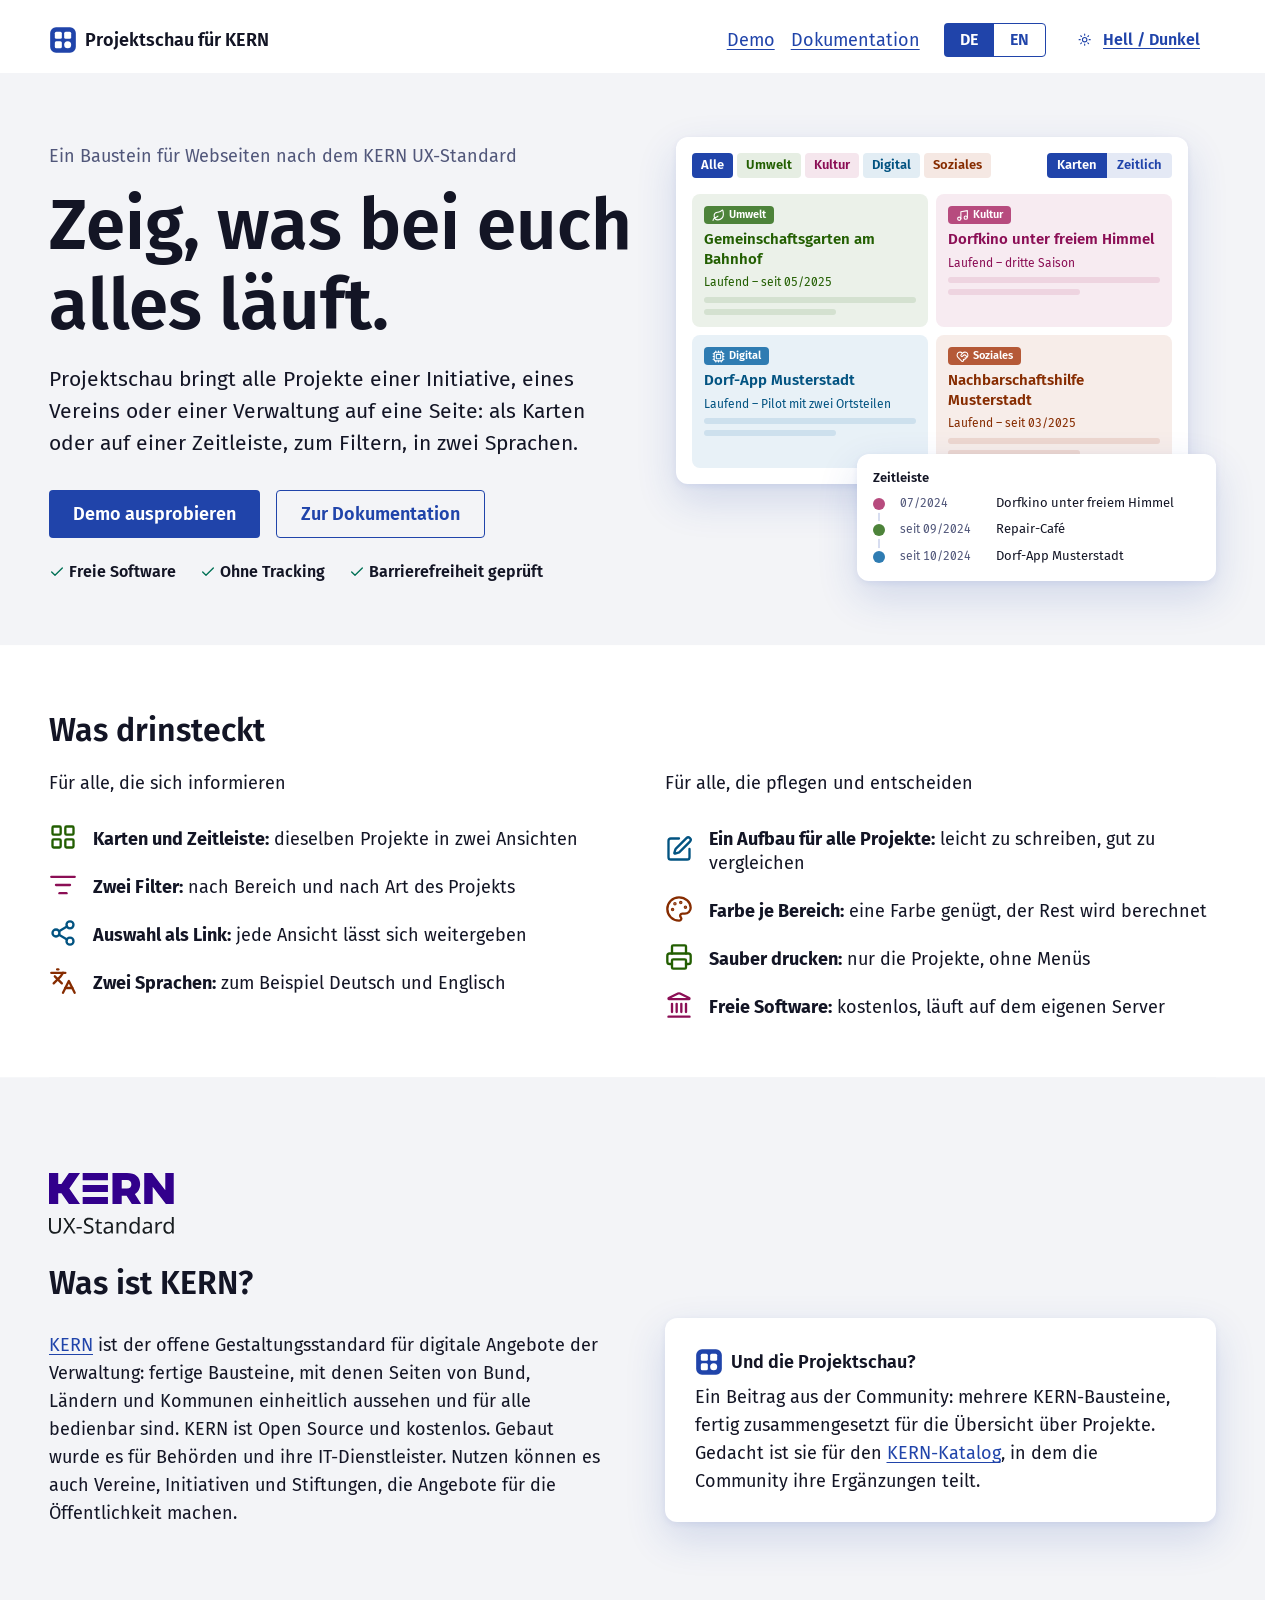
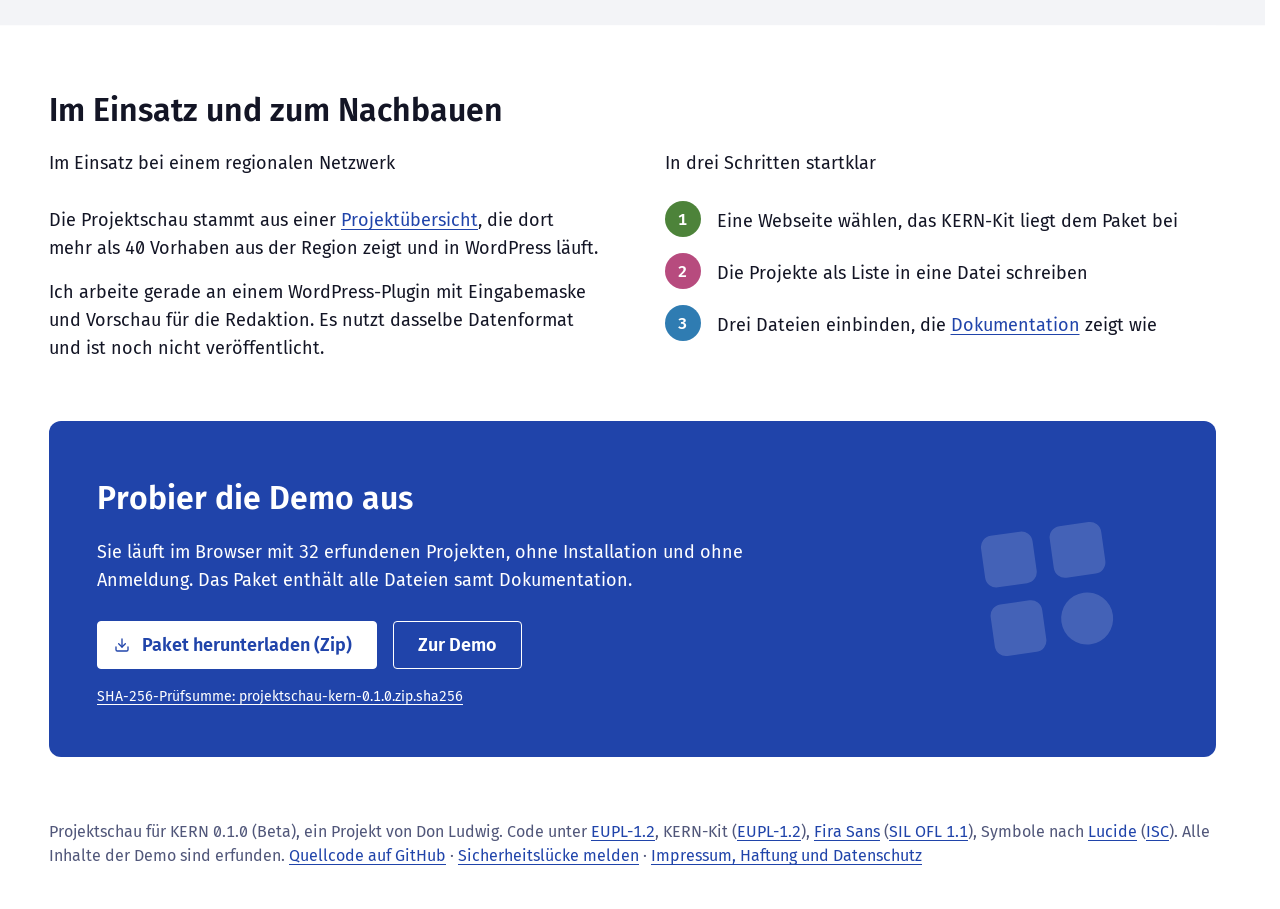
<file: website/index.html>
<!DOCTYPE html>
<html lang="de" data-kern-theme="light">
<head>
	<meta charset="utf-8">
	<meta name="viewport" content="width=device-width, initial-scale=1">
	<title>Projektschau für KERN – alle Projekte einer Initiative auf einer Seite</title>
	<meta name="description" content="Projektschau zeigt die Vorhaben einer Initiative, eines Vereins oder einer Verwaltung als Karten oder auf einer Zeitleiste, filterbar und zweisprachig. Freie Software auf Basis des KERN UX-Standards.">
	<script src="assets/frueh.js?v=da5314a9"></script>
	<script src="../demo-theme.js?v=09c0a05a"></script>
	<link rel="icon" href="assets/favicon.svg" type="image/svg+xml">
	<link rel="stylesheet" href="../vendor/kern/fonts/fira-sans.css?v=fc3c5828">
	<link rel="stylesheet" href="../vendor/kern/kern.min.css?v=2612fe7e">
	<link rel="stylesheet" href="../vendor/kern/kern-grid.min.css?v=bb80ef08">
	<link rel="stylesheet" href="../projektschau.css?v=506efa0b">
	<link rel="stylesheet" href="../demo.css?v=6d213a82">
	<link rel="stylesheet" href="assets/start.css?v=dc60d5da">
	<script src="assets/start.js?v=09aacc78" defer></script>
	<link rel="canonical" href="https://projektschau.thinkrepeat.com/">
	<meta property="og:type" content="website">
	<meta property="og:site_name" content="Projektschau für KERN">
	<meta property="og:title" content="Projektschau für KERN – alle Projekte einer Initiative auf einer Seite">
	<meta property="og:description" content="Projektschau zeigt die Vorhaben einer Initiative, eines Vereins oder einer Verwaltung als Karten oder auf einer Zeitleiste, filterbar und zweisprachig. Freie Software auf Basis des KERN UX-Standards.">
	<meta property="og:url" content="https://projektschau.thinkrepeat.com/">
	<meta property="og:locale" content="de_DE">
	<meta property="og:image" content="https://projektschau.thinkrepeat.com/assets/vorschau.png">
	<meta property="og:image:width" content="1200">
	<meta property="og:image:height" content="630">
	<meta property="og:image:alt" content="Projektschau für KERN: Projektkarten in vier Bereichsfarben mit Filterleiste, davor versetzt eine Zeitleiste">
	<meta name="twitter:card" content="summary_large_image">
</head>
<body>
	<a class="kern-link demo-skip" href="#inhalt">Zum Inhalt springen</a>
	<div class="kern-container">
		<header class="demo-kopf">
			<a class="start-marke" href="index.html" aria-current="page"><svg class="start-zeichen" viewBox="0 0 24 24" aria-hidden="true"><rect x="1" y="1" width="22" height="22" rx="5" fill="var(--kern-color-action-default, #2044aa)"/><g fill="var(--kern-color-action-on-default, #fff)"><rect x="5" y="5" width="6" height="6" rx="1.3"/><rect x="13" y="5" width="6" height="6" rx="1.3"/><rect x="5" y="13" width="6" height="6" rx="1.3"/><circle cx="16" cy="16" r="3"/></g></svg><span>Projektschau<span class="start-marke-zusatz"> für KERN</span></span></a>
			<nav class="demo-navi" aria-label="Seiten"><a class="kern-link" href="../index.html">Demo</a><a class="kern-link" href="../doku/readme.html">Dokumentation</a></nav>
			<div class="kern-btn-wrapper start-lang" role="group" aria-label="Sprache wählen"><a class="kern-btn kern-btn--x-small kern-btn--primary" href="index.html" lang="de" aria-current="page"><span class="kern-label">DE</span></a><a class="kern-btn kern-btn--x-small kern-btn--secondary" href="index.en.html" lang="en" aria-current="false"><span class="kern-label">EN</span></a></div>
			<button type="button" class="kern-btn kern-btn--tertiary kern-btn--small" id="farbschema" role="switch" aria-checked="false" aria-label="Dunkles Farbschema">
				<svg class="ps-icon demo-sonne" viewBox="0 0 24 24" fill="none" stroke="currentColor" stroke-width="2" stroke-linecap="round" stroke-linejoin="round" aria-hidden="true"><circle cx="12" cy="12" r="4"/><path d="M12 2v2"/><path d="M12 20v2"/><path d="m4.93 4.93 1.41 1.41"/><path d="m17.66 17.66 1.41 1.41"/><path d="M2 12h2"/><path d="M20 12h2"/><path d="m6.34 17.66-1.41 1.41"/><path d="m19.07 4.93-1.41 1.41"/></svg>
				<svg class="ps-icon demo-mond" viewBox="0 0 24 24" fill="none" stroke="currentColor" stroke-width="2" stroke-linecap="round" stroke-linejoin="round" aria-hidden="true"><path d="M20.985 12.486a9 9 0 1 1-9.473-9.472c.405-.022.617.46.402.803a6 6 0 0 0 8.268 8.268c.344-.215.825-.004.803.401"/></svg>
				<span class="kern-label">Hell / Dunkel</span>
			</button>
		</header>
		<main id="inhalt">
			<section class="start-flaeche start-flaeche--grau start-buehne" aria-labelledby="titel">
				<div class="start-auftakt-text">
					<p class="kern-preline">Ein Baustein für Webseiten nach dem KERN UX-Standard</p>
					<h1 class="kern-heading-display" id="titel"><span class="start-zeile">Zeig, was bei euch</span> <span class="start-zeile">alles läuft.</span></h1>
					<p class="kern-body kern-body--large start-lead">Projektschau bringt alle Projekte einer Initiative, eines Vereins oder einer Verwaltung auf eine Seite: als Karten oder auf einer Zeitleiste, zum Filtern, in zwei Sprachen.</p>
					<div class="start-knoepfe">
						<a class="kern-btn kern-btn--primary" href="../index.html"><span class="kern-label">Demo ausprobieren</span></a>
						<a class="kern-btn kern-btn--secondary" href="../doku/readme.html"><span class="kern-label">Zur Dokumentation</span></a>
					</div>
					<ul class="start-merkmale"><li><svg class="ps-icon" viewBox="0 0 24 24" fill="none" stroke="currentColor" stroke-width="2" stroke-linecap="round" stroke-linejoin="round" aria-hidden="true"><path d="M20 6 9 17l-5-5"/></svg>Freie Software</li><li><svg class="ps-icon" viewBox="0 0 24 24" fill="none" stroke="currentColor" stroke-width="2" stroke-linecap="round" stroke-linejoin="round" aria-hidden="true"><path d="M20 6 9 17l-5-5"/></svg>Ohne Tracking</li><li><svg class="ps-icon" viewBox="0 0 24 24" fill="none" stroke="currentColor" stroke-width="2" stroke-linecap="round" stroke-linejoin="round" aria-hidden="true"><path d="M20 6 9 17l-5-5"/></svg>Barrierefreiheit geprüft</li></ul>
				</div>
				<div class="start-vorschau" aria-hidden="true"><div class="start-tafel"><div class="start-leiste"><span class="start-chips"><span class="start-chip start-chip--aktiv">Alle</span><span class="start-chip start-ton--umwelt">Umwelt</span><span class="start-chip start-ton--kultur">Kultur</span><span class="start-chip start-ton--digital">Digital</span><span class="start-chip start-ton--soziales">Soziales</span></span><span class="start-schalter"><span class="aktiv">Karten</span><span>Zeitlich</span></span></div><div class="start-minis"><div class="start-mini start-ton--umwelt"><span class="start-plakette"><svg class="start-icon" viewBox="0 0 24 24" fill="none" stroke="currentColor" stroke-width="2" stroke-linecap="round" stroke-linejoin="round"><path d="M11 20a10 10 0 0010-10 25.9 25.9 0 00-1.04-7.281 1 1 0 00-1.755-.325C15.833 5.5 13 5.5 9.8 6.1A7 7 0 0011 20"/><path d="M2 21a5 5 0 012.911-4.544C7.613 15.212 8.351 15.24 11 13"/></svg>Umwelt</span><span class="start-mini-titel">Gemeinschaftsgarten am Bahnhof</span><span class="start-mini-status">Laufend – seit 05/2025</span><span class="start-balken"></span><span class="start-balken start-balken--kurz"></span></div><div class="start-mini start-ton--kultur"><span class="start-plakette"><svg class="start-icon" viewBox="0 0 24 24" fill="none" stroke="currentColor" stroke-width="2" stroke-linecap="round" stroke-linejoin="round"><path d="M9 18V5l12-2v13"/><circle cx="6" cy="18" r="3"/><circle cx="18" cy="16" r="3"/></svg>Kultur</span><span class="start-mini-titel">Dorfkino unter freiem Himmel</span><span class="start-mini-status">Laufend – dritte Saison</span><span class="start-balken"></span><span class="start-balken start-balken--kurz"></span></div><div class="start-mini start-ton--digital"><span class="start-plakette"><svg class="start-icon" viewBox="0 0 24 24" fill="none" stroke="currentColor" stroke-width="2" stroke-linecap="round" stroke-linejoin="round"><path d="M12 20v2"/><path d="M12 2v2"/><path d="M17 20v2"/><path d="M17 2v2"/><path d="M2 12h2"/><path d="M2 17h2"/><path d="M2 7h2"/><path d="M20 12h2"/><path d="M20 17h2"/><path d="M20 7h2"/><path d="M7 20v2"/><path d="M7 2v2"/><rect x="4" y="4" width="16" height="16" rx="2"/><rect x="8" y="8" width="8" height="8" rx="1"/></svg>Digital</span><span class="start-mini-titel">Dorf-App Musterstadt</span><span class="start-mini-status">Laufend – Pilot mit zwei Ortsteilen</span><span class="start-balken"></span><span class="start-balken start-balken--kurz"></span></div><div class="start-mini start-ton--soziales"><span class="start-plakette"><svg class="start-icon" viewBox="0 0 24 24" fill="none" stroke="currentColor" stroke-width="2" stroke-linecap="round" stroke-linejoin="round"><path d="M19.414 14.414C21 12.828 22 11.5 22 9.5a5.5 5.5 0 0 0-9.591-3.676.6.6 0 0 1-.818.001A5.5 5.5 0 0 0 2 9.5c0 2.3 1.5 4 3 5.5l5.535 5.362a2 2 0 0 0 2.879.052 2.12 2.12 0 0 0-.004-3 2.124 2.124 0 1 0 3-3 2.124 2.124 0 0 0 3.004 0 2 2 0 0 0 0-2.828l-1.881-1.882a2.41 2.41 0 0 0-3.409 0l-1.71 1.71a2 2 0 0 1-2.828 0 2 2 0 0 1 0-2.828l2.823-2.762"/></svg>Soziales</span><span class="start-mini-titel">Nachbarschaftshilfe Musterstadt</span><span class="start-mini-status">Laufend – seit 03/2025</span><span class="start-balken"></span><span class="start-balken start-balken--kurz"></span></div></div></div><div class="start-tafel start-tafel--zeit"><span class="start-tafel-titel">Zeitleiste</span><ol class="start-zeitleiste"><li class="start-ton--kultur"><span class="start-zeit">07/2024</span><span>Dorfkino unter freiem Himmel</span></li><li class="start-ton--umwelt"><span class="start-zeit">seit 09/2024</span><span>Repair-Café</span></li><li class="start-ton--digital"><span class="start-zeit">seit 10/2024</span><span>Dorf-App Musterstadt</span></li></ol></div></div>
			</section>

			<section class="start-flaeche" aria-labelledby="kann">
				<h2 class="kern-heading-large" id="kann">Was drinsteckt</h2>
				<div class="start-merkmal-bereiche">
					<div><h3 class="kern-title kern-title--small start-zwischentitel">Für alle, die sich informieren</h3><ul class="start-merkmal-liste"><li class="start-ton--umwelt"><span class="start-symbol start-symbol--klein"><svg class="start-icon" viewBox="0 0 24 24" fill="none" stroke="currentColor" stroke-width="2" stroke-linecap="round" stroke-linejoin="round" aria-hidden="true"><rect width="7" height="7" x="3" y="3" rx="1"/><rect width="7" height="7" x="14" y="3" rx="1"/><rect width="7" height="7" x="14" y="14" rx="1"/><rect width="7" height="7" x="3" y="14" rx="1"/></svg></span><p class="kern-body"><strong>Karten und Zeitleiste:</strong> dieselben Projekte in zwei Ansichten</p></li><li class="start-ton--kultur"><span class="start-symbol start-symbol--klein"><svg class="start-icon" viewBox="0 0 24 24" fill="none" stroke="currentColor" stroke-width="2" stroke-linecap="round" stroke-linejoin="round" aria-hidden="true"><path d="M2 5h20"/><path d="M6 12h12"/><path d="M9 19h6"/></svg></span><p class="kern-body"><strong>Zwei Filter:</strong> nach Bereich und nach Art des Projekts</p></li><li class="start-ton--digital"><span class="start-symbol start-symbol--klein"><svg class="start-icon" viewBox="0 0 24 24" fill="none" stroke="currentColor" stroke-width="2" stroke-linecap="round" stroke-linejoin="round" aria-hidden="true"><circle cx="18" cy="5" r="3"/><circle cx="6" cy="12" r="3"/><circle cx="18" cy="19" r="3"/><line x1="8.59" x2="15.42" y1="13.51" y2="17.49"/><line x1="15.41" x2="8.59" y1="6.51" y2="10.49"/></svg></span><p class="kern-body"><strong>Auswahl als Link:</strong> jede Ansicht lässt sich weitergeben</p></li><li class="start-ton--soziales"><span class="start-symbol start-symbol--klein"><svg class="start-icon" viewBox="0 0 24 24" fill="none" stroke="currentColor" stroke-width="2" stroke-linecap="round" stroke-linejoin="round" aria-hidden="true"><path d="m5 8 6 6"/><path d="m4 14 6-6 2-3"/><path d="M2 5h12"/><path d="M7 2h1"/><path d="m22 22-5-10-5 10"/><path d="M14 18h6"/></svg></span><p class="kern-body"><strong>Zwei Sprachen:</strong> zum Beispiel Deutsch und Englisch</p></li></ul></div><div><h3 class="kern-title kern-title--small start-zwischentitel">Für alle, die pflegen und entscheiden</h3><ul class="start-merkmal-liste"><li class="start-ton--digital"><span class="start-symbol start-symbol--klein"><svg class="start-icon" viewBox="0 0 24 24" fill="none" stroke="currentColor" stroke-width="2" stroke-linecap="round" stroke-linejoin="round" aria-hidden="true"><path d="M12 3H5a2 2 0 0 0-2 2v14a2 2 0 0 0 2 2h14a2 2 0 0 0 2-2v-7"/><path d="M18.375 2.625a1 1 0 0 1 3 3l-9.013 9.014a2 2 0 0 1-.853.505l-2.873.84a.5.5 0 0 1-.62-.62l.84-2.873a2 2 0 0 1 .506-.852z"/></svg></span><p class="kern-body"><strong>Ein Aufbau für alle Projekte:</strong> leicht zu schreiben, gut zu vergleichen</p></li><li class="start-ton--soziales"><span class="start-symbol start-symbol--klein"><svg class="start-icon" viewBox="0 0 24 24" fill="none" stroke="currentColor" stroke-width="2" stroke-linecap="round" stroke-linejoin="round" aria-hidden="true"><path d="M12 22a1 1 0 0 1 0-20 10 9 0 0 1 10 9 5 5 0 0 1-5 5h-2.25a1.75 1.75 0 0 0-1.4 2.8l.3.4a1.75 1.75 0 0 1-1.4 2.8z"/><circle cx="13.5" cy="6.5" r=".5" fill="currentColor"/><circle cx="17.5" cy="10.5" r=".5" fill="currentColor"/><circle cx="6.5" cy="12.5" r=".5" fill="currentColor"/><circle cx="8.5" cy="7.5" r=".5" fill="currentColor"/></svg></span><p class="kern-body"><strong>Farbe je Bereich:</strong> eine Farbe genügt, der Rest wird berechnet</p></li><li class="start-ton--umwelt"><span class="start-symbol start-symbol--klein"><svg class="start-icon" viewBox="0 0 24 24" fill="none" stroke="currentColor" stroke-width="2" stroke-linecap="round" stroke-linejoin="round" aria-hidden="true"><path d="M6 18H4a2 2 0 0 1-2-2v-5a2 2 0 0 1 2-2h16a2 2 0 0 1 2 2v5a2 2 0 0 1-2 2h-2"/><path d="M6 9V3a1 1 0 0 1 1-1h10a1 1 0 0 1 1 1v6"/><rect x="6" y="14" width="12" height="8" rx="1"/></svg></span><p class="kern-body"><strong>Sauber drucken:</strong> nur die Projekte, ohne Menüs</p></li><li class="start-ton--kultur"><span class="start-symbol start-symbol--klein"><svg class="start-icon" viewBox="0 0 24 24" fill="none" stroke="currentColor" stroke-width="2" stroke-linecap="round" stroke-linejoin="round" aria-hidden="true"><path d="M10 18v-7"/><path d="M11.119 2.205a2 2 0 0 1 1.762 0l7.84 3.846A.5.5 0 0 1 20.5 7h-17a.5.5 0 0 1-.22-.949z"/><path d="M14 18v-7"/><path d="M18 18v-7"/><path d="M3 22h18"/><path d="M6 18v-7"/></svg></span><p class="kern-body"><strong>Freie Software:</strong> kostenlos, läuft auf dem eigenen Server</p></li></ul></div>
				</div>
			</section>

			<section class="start-flaeche start-flaeche--grau start-flaeche--hoch" aria-labelledby="kern">
				<a class="start-kernlogo" href="https://www.kern-ux.de" aria-label="KERN UX-Standard, zur Seite von KERN"><svg aria-hidden="true" focusable="false" width="125" height="61" viewBox="0 0 125 61" fill="none" xmlns="http://www.w3.org/2000/svg">
<path fill-rule="evenodd" clip-rule="evenodd" d="M90.6263 60.6018H89.0864L88.8004 59.0401H88.7124C88.3604 59.535 87.8984 59.9528 87.3264 60.3047C86.7544 60.6567 85.9954 60.8218 85.0825 60.8218L85.0715 60.8108C83.6196 60.8108 82.4645 60.3049 81.5956 59.3041C80.7266 58.3033 80.2866 56.7962 80.2866 54.7945C80.2866 52.7928 80.7266 51.286 81.6066 50.2631C82.4865 49.2403 83.6415 48.7344 85.0935 48.7344C85.9954 48.7344 86.7324 48.8993 87.3044 49.2292C87.8764 49.5592 88.3494 49.9662 88.7124 50.4502H88.8444C88.8334 50.2632 88.8004 49.9882 88.7674 49.6143C88.7344 49.2403 88.7124 48.9544 88.7124 48.7344V44.082H90.6263V60.6018ZM85.3465 50.3071C84.3125 50.3071 83.5425 50.7142 83.0255 51.5391C82.5086 52.3529 82.2556 53.4527 82.2555 54.8275C82.2555 56.2023 82.5085 57.3023 83.0255 58.0612C83.5425 58.8311 84.3235 59.2161 85.3575 59.2161L85.3685 59.2271C86.6004 59.2271 87.4694 58.8861 87.9644 58.2152C88.4594 57.5443 88.7124 56.5214 88.7124 55.1575V54.8055C88.7124 53.3538 88.4704 52.2429 87.9974 51.473C87.5244 50.7032 86.6334 50.3071 85.3465 50.3071Z" fill="var(--kernlogo-schrift)"/>
<path fill-rule="evenodd" clip-rule="evenodd" d="M124.736 60.6018H123.196L122.91 59.0401H122.822C122.47 59.535 122.008 59.9528 121.436 60.3047C120.864 60.6567 120.105 60.8218 119.192 60.8218L119.181 60.8108C117.729 60.8108 116.574 60.3049 115.705 59.3041C114.837 58.3033 114.397 56.7962 114.397 54.7945C114.397 52.7928 114.837 51.286 115.716 50.2631C116.596 49.2403 117.751 48.7344 119.203 48.7344C120.105 48.7344 120.842 48.8993 121.414 49.2292C121.986 49.5592 122.459 49.9662 122.822 50.4502H122.954C122.943 50.2632 122.91 49.9882 122.877 49.6143C122.844 49.2403 122.822 48.9544 122.822 48.7344V44.082H124.736V60.6018ZM119.456 50.3071C118.422 50.3071 117.652 50.7142 117.135 51.5391C116.618 52.3529 116.365 53.4527 116.365 54.8275C116.365 56.2023 116.618 57.3023 117.135 58.0612C117.652 58.8311 118.433 59.2161 119.467 59.2161L119.478 59.2271C120.71 59.2271 121.579 58.8861 122.074 58.2152C122.569 57.5443 122.822 56.5214 122.822 55.1575V54.8055C122.822 53.3538 122.58 52.2429 122.107 51.473C121.634 50.7032 120.743 50.3071 119.456 50.3071Z" fill="var(--kernlogo-schrift)"/>
<path d="M1.95795 55.1355C1.95795 56.4004 2.29895 57.3793 2.96993 58.0722C3.64091 58.7651 4.66391 59.1171 6.02786 59.1171C7.3918 59.1171 8.44781 58.7431 9.08579 57.9952C9.71275 57.2473 10.0318 56.2904 10.0318 55.1135V45.0719H11.9677V55.1135H11.9567C11.9567 56.1804 11.7367 57.1483 11.3077 58.0172C10.8678 58.8751 10.2077 59.557 9.31678 60.063C8.42582 60.5689 7.2928 60.8108 5.91786 60.8108C3.99295 60.8108 2.51893 60.2829 1.51796 59.2381C0.505995 58.1823 0 56.7963 0 55.0695V45.0719H1.95795V55.1355Z" fill="var(--kernlogo-schrift)"/>
<path d="M39.9178 44.8519C40.7758 44.8519 41.5568 44.9289 42.2607 45.0939C42.9647 45.2479 43.6137 45.4678 44.1967 45.7208L43.5917 47.3925C43.0527 47.1615 42.4697 46.9636 41.8428 46.8097C41.2158 46.6557 40.5558 46.5676 39.8738 46.5676C38.9058 46.5676 38.1688 46.7768 37.6739 47.1837C37.1789 47.6017 36.9369 48.1405 36.9369 48.8224C36.9369 49.3393 37.0469 49.7792 37.2669 50.1311C37.4869 50.483 37.8389 50.791 38.3338 51.066C38.8288 51.3409 39.4998 51.6379 40.3358 51.9569C41.2488 52.2868 42.0188 52.6498 42.6457 53.0348C43.2727 53.4197 43.7567 53.8818 44.0757 54.4097C44.4057 54.9486 44.5707 55.6196 44.5707 56.4335H44.5927C44.5927 57.8082 44.0866 58.886 43.0967 59.6559C42.0958 60.4258 40.7538 60.8108 39.0488 60.8108C38.1798 60.8108 37.3769 60.7448 36.6399 60.6128C35.9029 60.4808 35.2869 60.3049 34.7919 60.074V58.2042C35.3089 58.4352 35.9579 58.6441 36.7389 58.831C37.5198 59.018 38.3118 59.1171 39.1368 59.1171C40.2918 59.1171 41.1718 58.8969 41.7548 58.446C42.3377 57.9951 42.6347 57.3901 42.6347 56.6202C42.6347 56.1144 42.5247 55.6855 42.3047 55.3336C42.0848 54.9816 41.7107 54.6626 41.1828 54.3657C40.6548 54.0687 39.9178 53.7498 38.9718 53.4198C37.6519 52.9469 36.6509 52.353 35.9799 51.6601C35.3089 50.9672 34.9679 50.0102 34.9679 48.8114C34.9679 47.9865 35.1769 47.2826 35.5949 46.6886C36.0129 46.1057 36.5959 45.6439 37.3439 45.325C38.0918 45.006 38.9498 44.8519 39.9178 44.8519Z" fill="var(--kernlogo-schrift)"/>
<path fill-rule="evenodd" clip-rule="evenodd" d="M59.7171 48.7454C61.136 48.7454 62.192 49.0534 62.874 49.6803C63.556 50.3072 63.897 51.2971 63.897 52.661V60.5908H62.511L62.137 58.9411H62.049C61.543 59.579 61.004 60.0518 60.4541 60.3488C59.9041 60.6457 59.1231 60.8108 58.1331 60.8108C57.0772 60.8108 56.1971 60.5359 55.5042 59.975C54.8112 59.414 54.4595 58.5451 54.4595 57.3574C54.4595 56.1696 54.9103 55.3006 55.8232 54.6737C56.7361 54.0468 58.1442 53.6948 60.0361 53.6398L62.016 53.5738V52.881C62.016 51.9131 61.807 51.2312 61.389 50.8572C60.971 50.4833 60.377 50.2961 59.6071 50.2961C59.0021 50.2961 58.4191 50.3842 57.8691 50.5712C57.3192 50.7581 56.8021 50.956 56.3291 51.187L55.7462 49.7573C56.2521 49.4824 56.8572 49.2514 57.5501 49.0535C58.2431 48.8555 58.9691 48.7564 59.7281 48.7564L59.7171 48.7454ZM60.2781 54.9485L60.2891 54.9595C58.8372 55.0145 57.8361 55.2457 57.2751 55.6526C56.7142 56.0596 56.4391 56.6315 56.4391 57.3684C56.4392 58.0172 56.6372 58.5011 57.0331 58.798C57.4291 59.106 57.9462 59.2491 58.5621 59.2491C59.552 59.2491 60.3661 58.9741 61.015 58.4353C61.664 57.8963 61.994 57.0602 61.994 55.9274V54.8825L60.2781 54.9485Z" fill="var(--kernlogo-schrift)"/>
<path fill-rule="evenodd" clip-rule="evenodd" d="M98.7222 48.7454C100.141 48.7454 101.197 49.0534 101.879 49.6803C102.561 50.3072 102.902 51.2972 102.902 52.661V60.5908H101.516L101.142 58.9411H101.054C100.548 59.5789 100.009 60.0518 99.4591 60.3488C98.9092 60.6457 98.1282 60.8108 97.1382 60.8108C96.0822 60.8108 95.2022 60.5359 94.5093 59.975C93.8163 59.414 93.4643 58.5452 93.4643 57.3574C93.4643 56.1695 93.9153 55.3007 94.8282 54.6737C95.7412 54.0468 97.1492 53.6948 99.0411 53.6398L101.021 53.5738V52.881C101.021 51.9132 100.812 51.2312 100.394 50.8572C99.9761 50.4833 99.3821 50.2961 98.6122 50.2961C98.0072 50.2961 97.4242 50.3842 96.8742 50.5712C96.3242 50.7581 95.8072 50.956 95.3342 51.187L94.7512 49.7573C95.2572 49.4823 95.8622 49.2514 96.5552 49.0535C97.2482 48.8555 97.9742 48.7564 98.7332 48.7564L98.7222 48.7454ZM99.2721 54.9485L99.2831 54.9595C97.8312 55.0145 96.8302 55.2457 96.2692 55.6526C95.7083 56.0596 95.4332 56.6315 95.4332 57.3684C95.4333 58.0172 95.6313 58.5011 96.0272 58.798C96.4232 59.106 96.9402 59.2491 97.5562 59.2491C98.5461 59.2491 99.3602 58.9742 100.009 58.4353C100.658 57.8963 100.988 57.0602 100.988 55.9274V54.8825L99.2721 54.9485Z" fill="var(--kernlogo-schrift)"/>
<path d="M49.5206 48.9214H52.8865V50.3951H49.5206V57.1373C49.5206 57.8522 49.6856 58.3691 50.0266 58.71C50.3676 59.051 50.8075 59.2161 51.3465 59.2161V59.2381C51.6325 59.2381 51.9295 59.2161 52.2375 59.1611C52.5455 59.1061 52.7875 59.0511 52.9745 58.9961V60.4478C52.7765 60.5467 52.4795 60.6348 52.1055 60.7008C51.7315 60.7668 51.3685 60.7998 51.0165 60.7998C50.4116 60.7998 49.8506 60.6897 49.3336 60.4808C48.8166 60.2718 48.3986 59.909 48.0796 59.3811C47.7606 58.8642 47.6066 58.1272 47.6066 57.1813V50.3951H45.9567V49.4823L47.6286 48.7234L48.3876 46.2488H49.5206V48.9214Z" fill="var(--kernlogo-schrift)"/>
<path d="M111.933 48.7234C112.153 48.7234 112.384 48.7234 112.637 48.7564C112.89 48.7784 113.11 48.8115 113.297 48.8554L113.055 50.6152C112.868 50.5712 112.659 50.5381 112.439 50.5052C112.219 50.4722 111.999 50.4612 111.801 50.4612C111.207 50.4612 110.646 50.6263 110.129 50.9562C109.612 51.2862 109.194 51.737 108.875 52.3309C108.567 52.9138 108.402 53.6068 108.402 54.3877V60.6018H106.488V48.9545H108.05L108.27 51.0883H108.358C108.732 50.4503 109.216 49.9002 109.81 49.4383C110.404 48.9763 111.108 48.7454 111.922 48.7454L111.933 48.7234Z" fill="var(--kernlogo-schrift)"/>
<path d="M20.3163 51.154L24.1442 45.0719H26.2121L21.4052 52.4629L26.5751 60.5908H24.3642L20.2503 53.8489L16.0814 60.5908H14.0137L19.1613 52.5069L14.3324 45.0719H16.5103L20.3163 51.154Z" fill="var(--kernlogo-schrift)"/>
<path d="M73.1148 48.7234C74.5117 48.7234 75.5567 49.0644 76.2717 49.7353C76.9756 50.4062 77.3386 51.495 77.3387 53.0017V60.5908H75.4467V53.1338C75.4467 51.2641 74.5777 50.3291 72.8398 50.3291C71.5529 50.3292 70.6618 50.6922 70.1668 51.418C69.6719 52.1439 69.4298 53.1889 69.4298 54.5527V60.5908H67.5162V48.9435H69.0558L69.3418 50.5272H69.4518C69.8258 49.9223 70.3539 49.4604 71.0138 49.1635C71.6738 48.8665 72.3778 48.7124 73.1258 48.7124L73.1148 48.7234Z" fill="var(--kernlogo-schrift)"/>
<path d="M32.801 55.6086H27.5434V53.9146H32.801V55.6086Z" fill="var(--kernlogo-schrift)"/>
<path d="M9.22878 0V10.9325H12.4077L19.9315 0H31.008L20.3055 15.5519L31.008 31.0927H19.9315L12.4077 20.1603H9.22878V31.0927H0V0H9.22878Z" fill="var(--kernlogo-marke)"/>
<path d="M58.9471 31.0927H33.6809V23.9658H58.9471V31.0927Z" fill="var(--kernlogo-marke)"/>
<path fill-rule="evenodd" clip-rule="evenodd" d="M77.9876 0C82.1565 0 85.3905 0.956904 87.6784 2.88165C89.9773 4.80639 91.1213 7.523 91.1213 11.0425C91.1213 13.3192 90.6703 15.2881 89.7684 16.9598C88.8664 18.6316 87.5684 19.9513 85.8854 20.9301L85.8634 20.9411L92.1663 31.0927H82.8055L77.5806 22.7119H72.7078V31.0927H63.4792V0H77.9876ZM72.7078 15.6179H77.9876C79.3736 15.6179 80.4516 15.2439 81.1996 14.507C81.9585 13.7701 82.3325 12.6703 82.3325 11.3176C82.3325 9.96473 81.9585 8.91977 81.1996 8.19387C80.4516 7.46798 79.3736 7.10497 77.9876 7.10497H72.7078V15.6179Z" fill="var(--kernlogo-marke)"/>
<path d="M116.289 17.3446V0H124.725V31.0927H116.871L103.694 13.7921V31.0927H95.2242V0H103.122L116.289 17.3446Z" fill="var(--kernlogo-marke)"/>
<path d="M58.9471 19.1044H33.6809V11.9774H58.9471V19.1044Z" fill="var(--kernlogo-marke)"/>
<path d="M58.9471 7.12697H33.6809V0H58.9471V7.12697Z" fill="var(--kernlogo-marke)"/>
</svg></a>
				<h2 class="kern-heading-large" id="kern">Was ist KERN?</h2>
				<div class="start-merkmal-bereiche">
					<div class="start-text"><p class="kern-body"><a class="kern-link" href="https://www.kern-ux.de">KERN</a> ist der offene Gestaltungsstandard für digitale Angebote der Verwaltung: fertige Bausteine, mit denen Seiten von Bund, Ländern und Kommunen einheitlich aussehen und für alle bedienbar sind. KERN ist Open Source und kostenlos. Gebaut wurde es für Behörden und ihre IT-Dienstleister. Nutzen können es auch Vereine, Initiativen und Stiftungen, die Angebote für die Öffentlichkeit machen.</p></div>
					<div class="start-kasten"><p class="kern-body kern-body--bold start-kasten-titel"><svg class="start-zeichen" viewBox="0 0 24 24" aria-hidden="true"><rect x="1" y="1" width="22" height="22" rx="5" fill="var(--kern-color-action-default, #2044aa)"/><g fill="var(--kern-color-action-on-default, #fff)"><rect x="5" y="5" width="6" height="6" rx="1.3"/><rect x="13" y="5" width="6" height="6" rx="1.3"/><rect x="5" y="13" width="6" height="6" rx="1.3"/><circle cx="16" cy="16" r="3"/></g></svg>Und die Projektschau?</p><p class="kern-body">Ein Beitrag aus der Community: mehrere KERN-Bausteine, fertig zusammengesetzt für die Übersicht über Projekte. Gedacht ist sie für den <a class="kern-link" href="https://katalog.kern-ux.de">KERN-Katalog</a>, in dem die Community ihre Ergänzungen teilt.</p></div>
				</div>
			</section>

			<section class="start-flaeche" aria-labelledby="praxis">
				<h2 class="kern-heading-large" id="praxis">Im Einsatz und zum Nachbauen</h2>
				<div class="start-merkmal-bereiche">
					<div><h3 class="kern-title kern-title--small start-zwischentitel">Im Einsatz bei einem regionalen Netzwerk</h3><div class="start-text"><p class="kern-body">Die Projektschau stammt aus einer <a class="kern-link" href="https://ankerpunkt-hoherflaeming.de/projekte/">Projektübersicht</a>, die dort mehr als 40 Vorhaben aus der Region zeigt und in WordPress läuft.</p><p class="kern-body">Ich arbeite gerade an einem WordPress-Plugin mit Eingabemaske und Vorschau für die Redaktion. Es nutzt dasselbe Datenformat und ist noch nicht veröffentlicht.</p></div></div>
					<div><h3 class="kern-title kern-title--small start-zwischentitel">In drei Schritten startklar</h3><ol class="start-merkmal-liste start-merkmal-liste--ziffern"><li class="start-ton--umwelt"><p class="kern-body">Eine Webseite wählen, das KERN-Kit liegt dem Paket bei</p></li><li class="start-ton--kultur"><p class="kern-body">Die Projekte als Liste in eine Datei schreiben</p></li><li class="start-ton--digital"><p class="kern-body">Drei Dateien einbinden, die <a class="kern-link" href="../doku/readme.html">Dokumentation</a> zeigt wie</p></li></ol></div>
				</div>
			</section>

			<section class="start-flaeche start-ruf-flaeche" aria-labelledby="ruf"><div class="start-ruf"><div class="start-ruf-text">
				<div><h2 class="kern-heading-large" id="ruf">Probier die Demo aus</h2><p class="kern-body">Sie läuft im Browser mit 32 erfundenen Projekten, ohne Installation und ohne Anmeldung. Das Paket enthält alle Dateien samt Dokumentation.</p></div>
				<div class="start-ruf-knoepfe">
					<a class="kern-btn kern-btn--secondary start-ruf-knopf" href="https://github.com/donludwig/projektschau-kern/releases/download/v0.1.0/projektschau-kern-0.1.0.zip"><svg class="ps-icon" viewBox="0 0 24 24" fill="none" stroke="currentColor" stroke-width="2" stroke-linecap="round" stroke-linejoin="round" aria-hidden="true"><path d="M12 15V3"/><path d="M21 15v4a2 2 0 0 1-2 2H5a2 2 0 0 1-2-2v-4"/><path d="m7 10 5 5 5-5"/></svg><span class="kern-label">Paket herunterladen (Zip)</span></a><a class="kern-btn kern-btn--secondary start-ruf-knopf start-ruf-knopf--linie" href="../index.html"><span class="kern-label">Zur Demo</span></a><a class="kern-link start-ruf-link" href="https://github.com/donludwig/projektschau-kern/releases/download/v0.1.0/projektschau-kern-0.1.0.zip.sha256">SHA-256-Prüfsumme: projektschau-kern-0.1.0.zip.sha256</a>
				</div>
			</div><svg class="start-ruf-zier" viewBox="0 0 24 24" aria-hidden="true" focusable="false"><rect x="5" y="5" width="6" height="6" rx="1.3"/><rect x="13" y="5" width="6" height="6" rx="1.3"/><rect x="5" y="13" width="6" height="6" rx="1.3"/><circle cx="16" cy="16" r="3"/></svg></div></section>
		</main>
		<footer class="demo-fuss">
			<hr class="kern-divider kern-divider--decorative">
			<p class="kern-body kern-body--small kern-body--muted">Projektschau für KERN 0.1.0 (Beta), ein Projekt von Don Ludwig. Code unter <a class="kern-link" href="../LICENSE">EUPL-1.2</a>, KERN-Kit (<a class="kern-link" href="../vendor/kern/LICENSE.md">EUPL-1.2</a>), <a class="kern-link" href="https://github.com/mozilla/Fira">Fira Sans</a> (<a class="kern-link" href="../LICENSE-fira-sans.txt">SIL OFL 1.1</a>), Symbole nach <a class="kern-link" href="https://lucide.dev">Lucide</a> (<a class="kern-link" href="../LICENSE-lucide.txt">ISC</a>). Alle Inhalte der Demo sind erfunden. <a class="kern-link" href="https://github.com/donludwig/projektschau-kern">Quellcode auf GitHub</a> · <a class="kern-link" href="../SECURITY.md">Sicherheitslücke melden</a> · <a class="kern-link" href="https://projektschau.thinkrepeat.com/impressum.html">Impressum, Haftung und Datenschutz</a></p>
		</footer>
	</div>
</body>
</html>
</file>
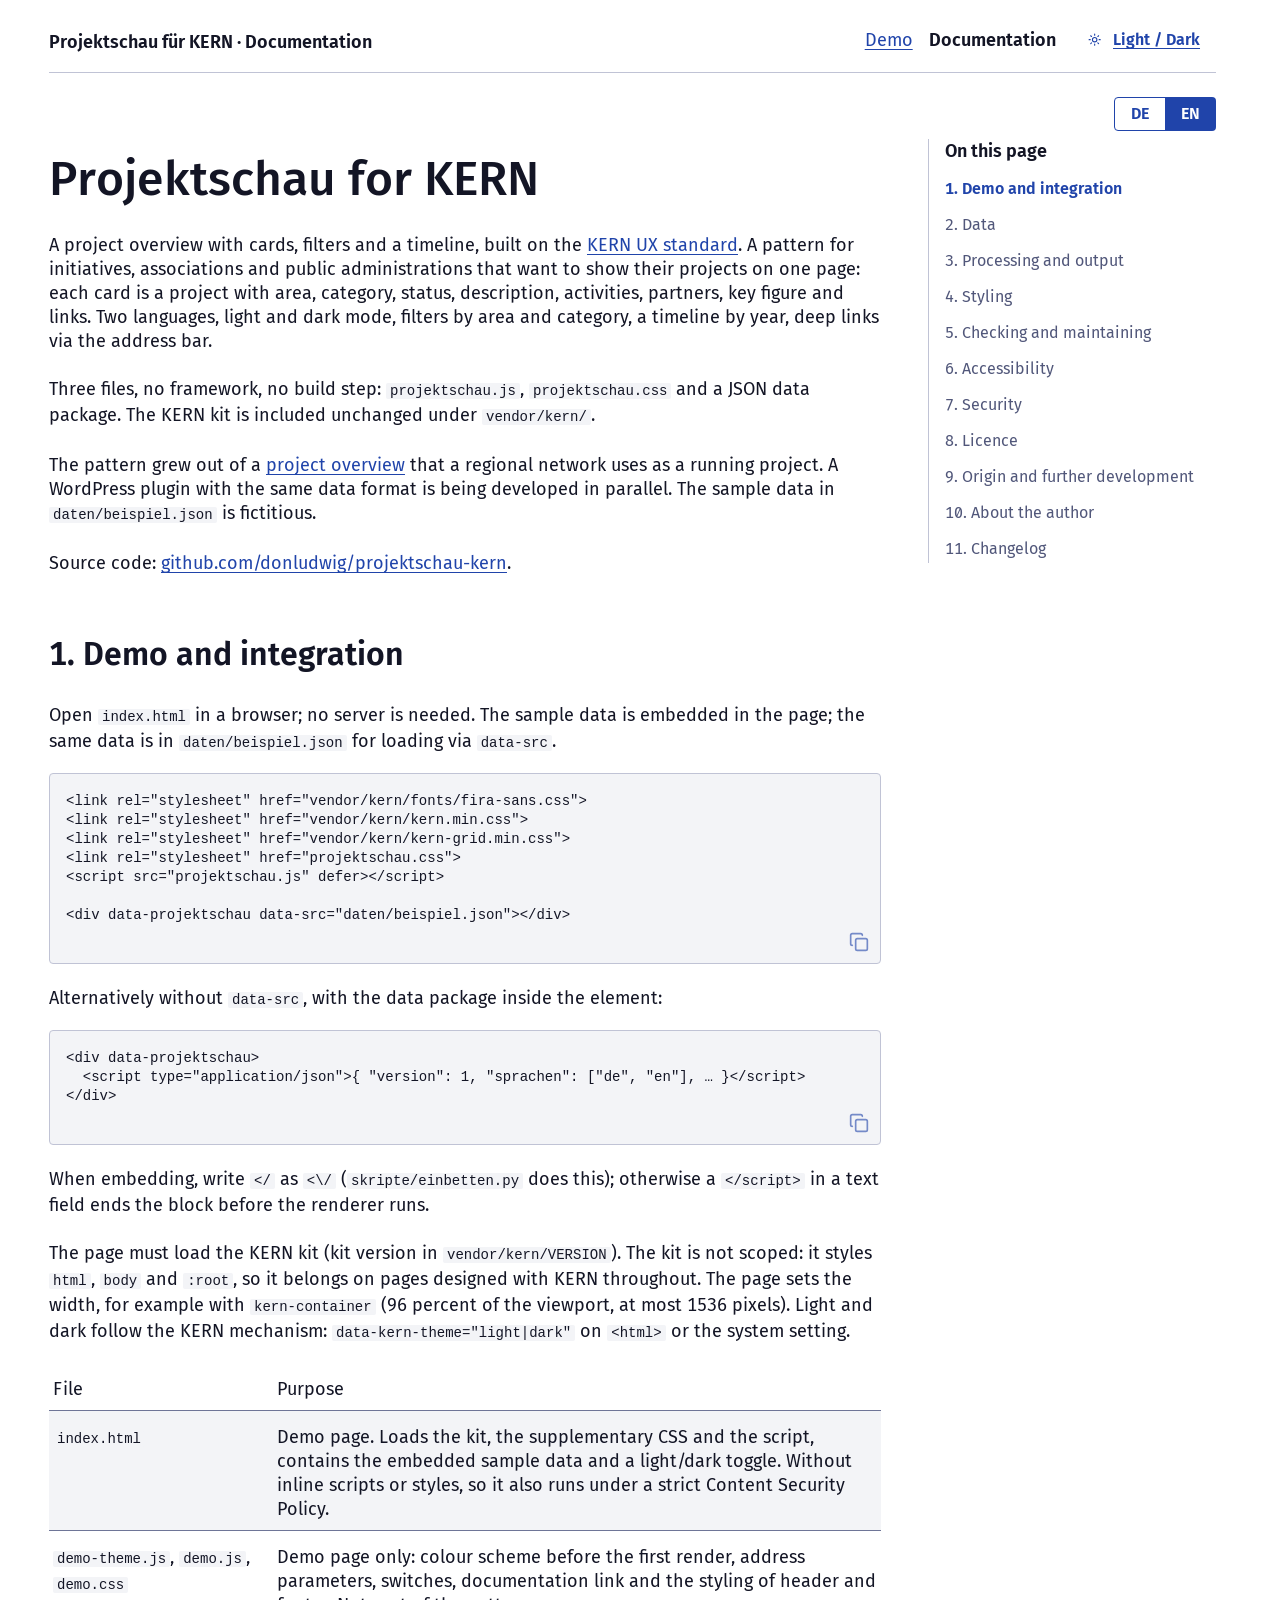
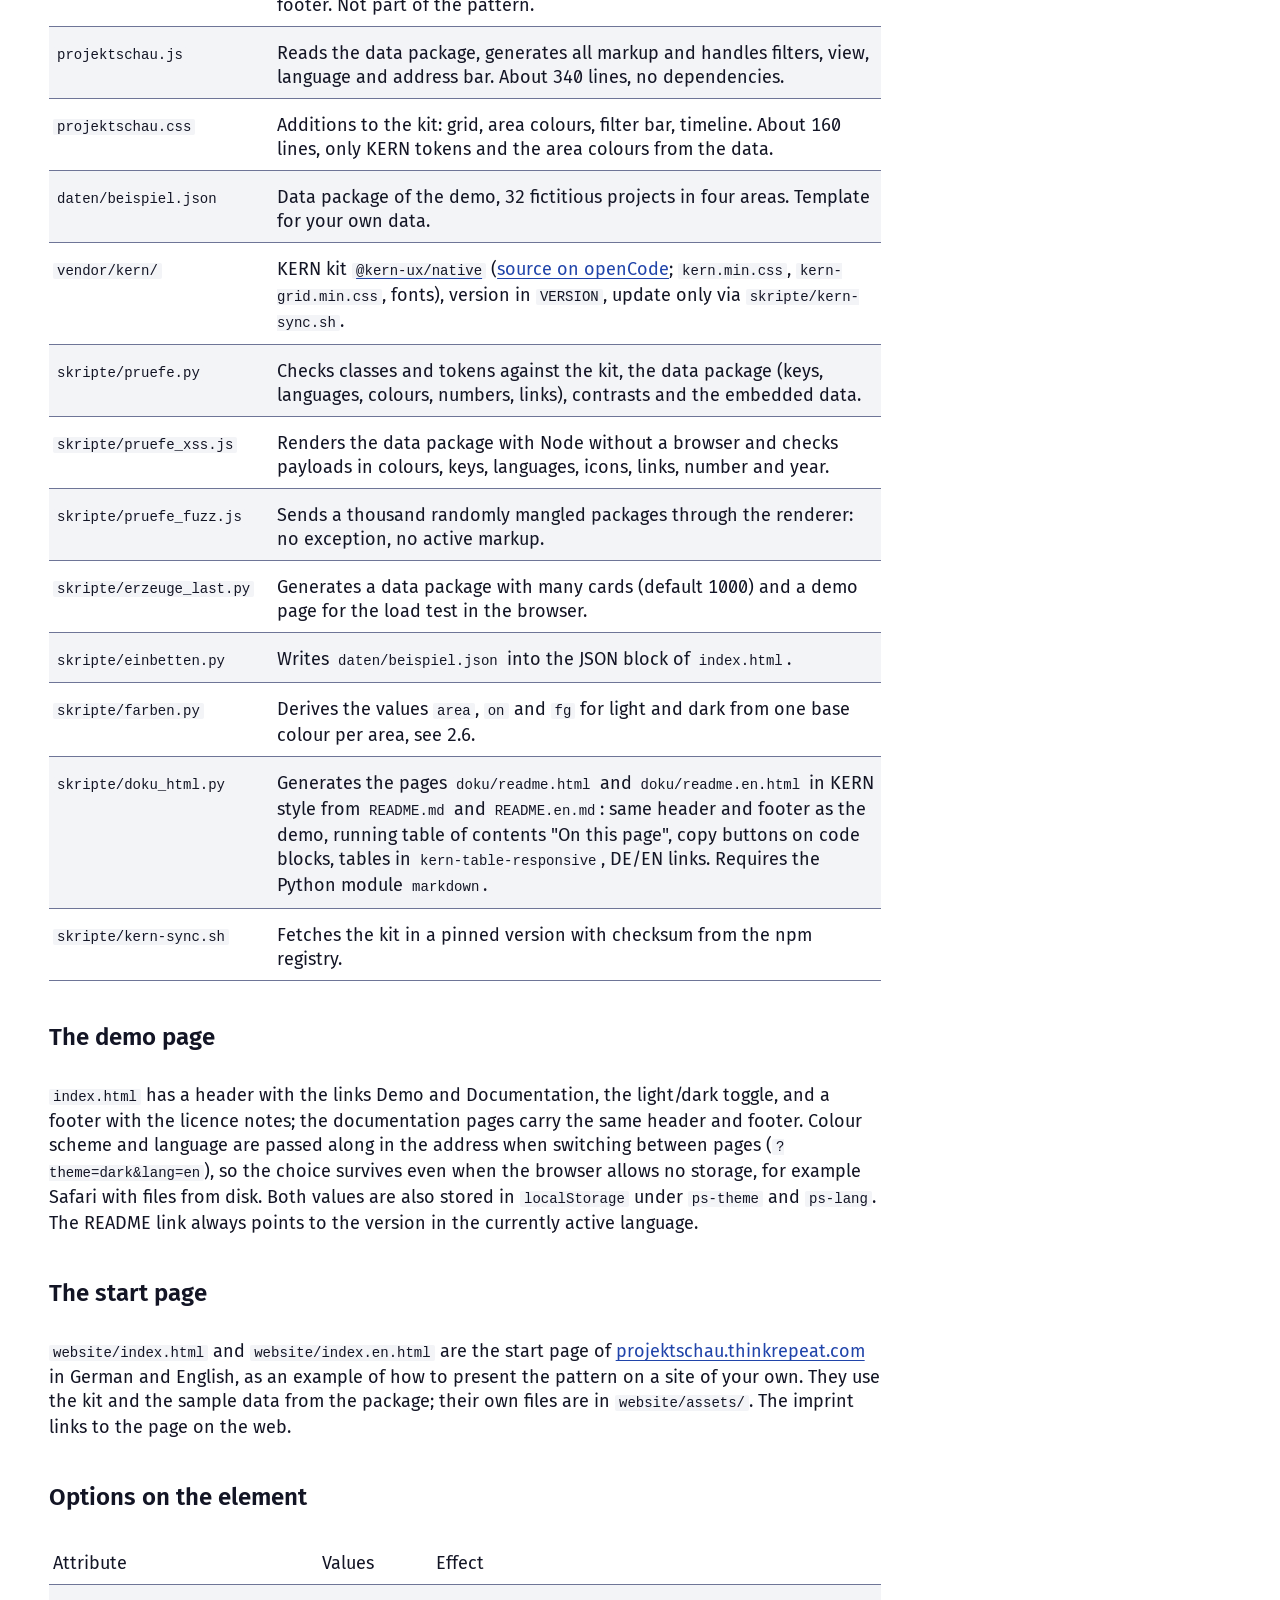
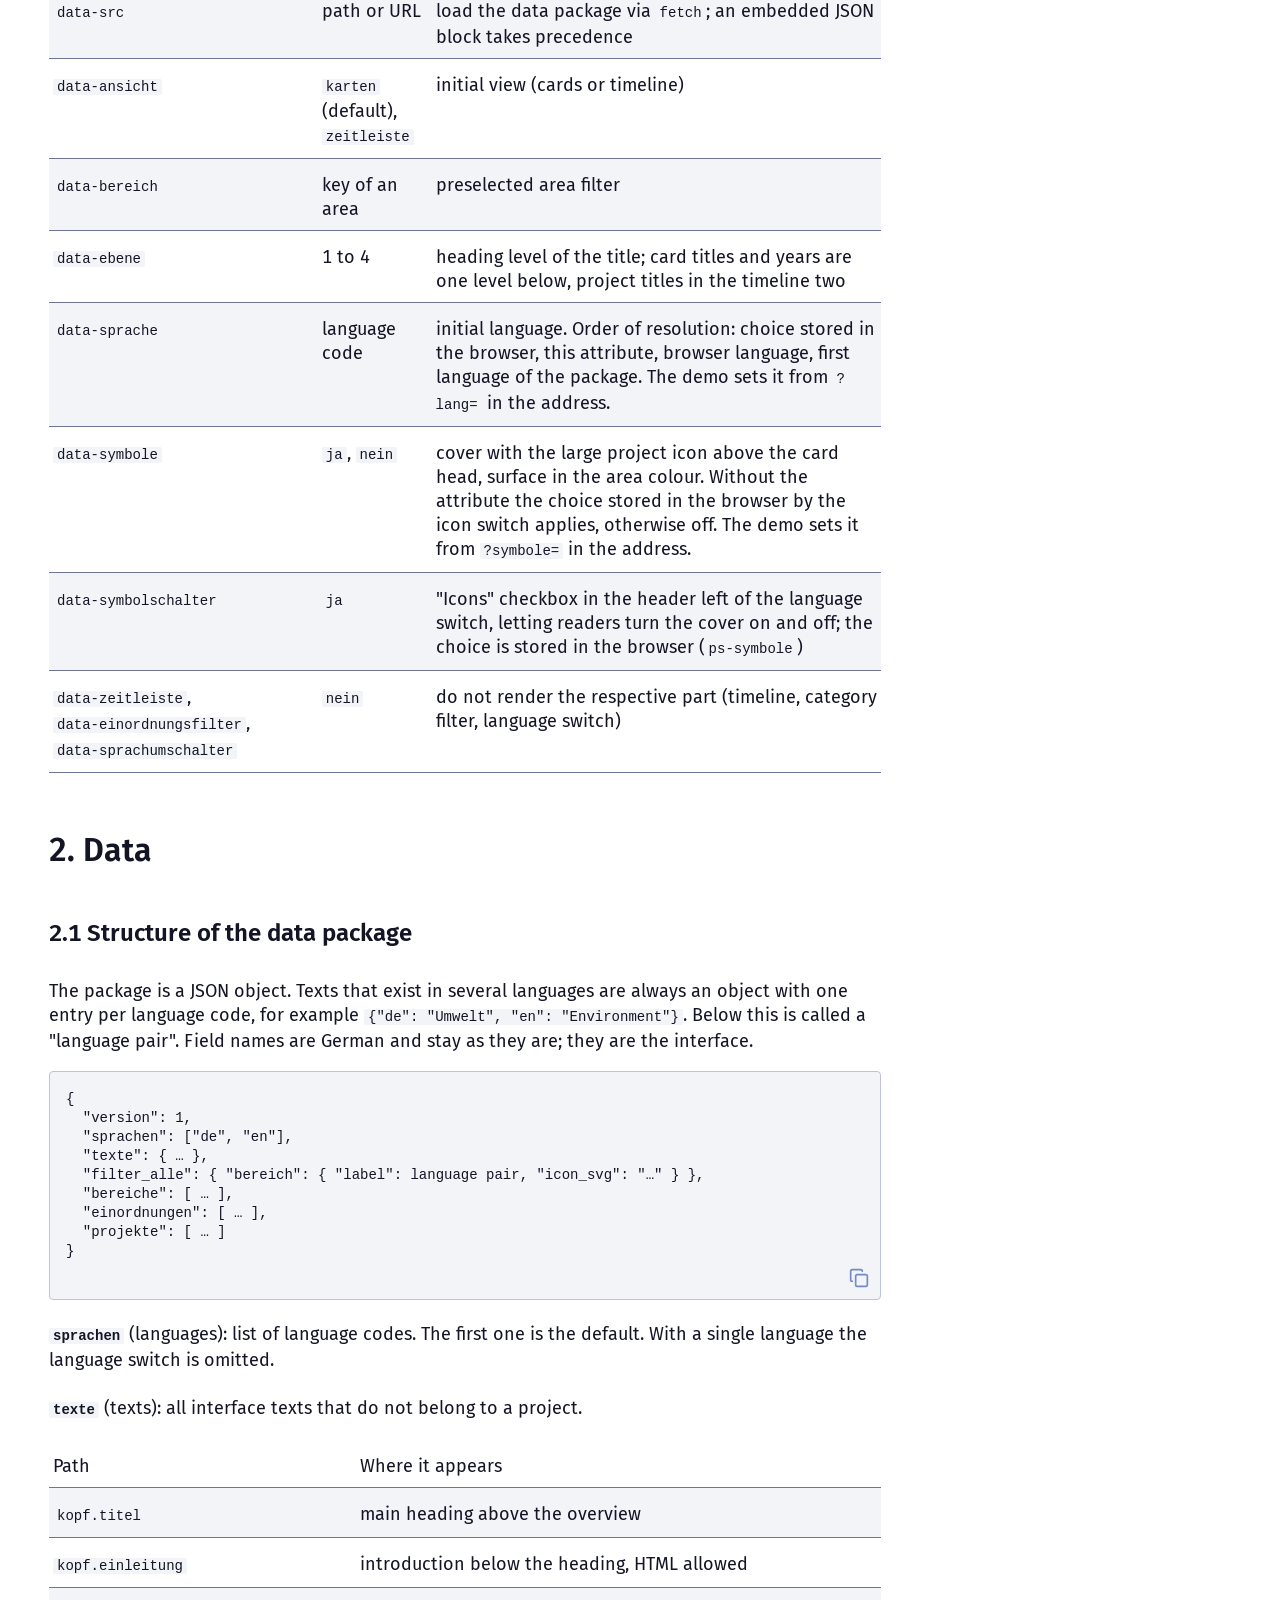
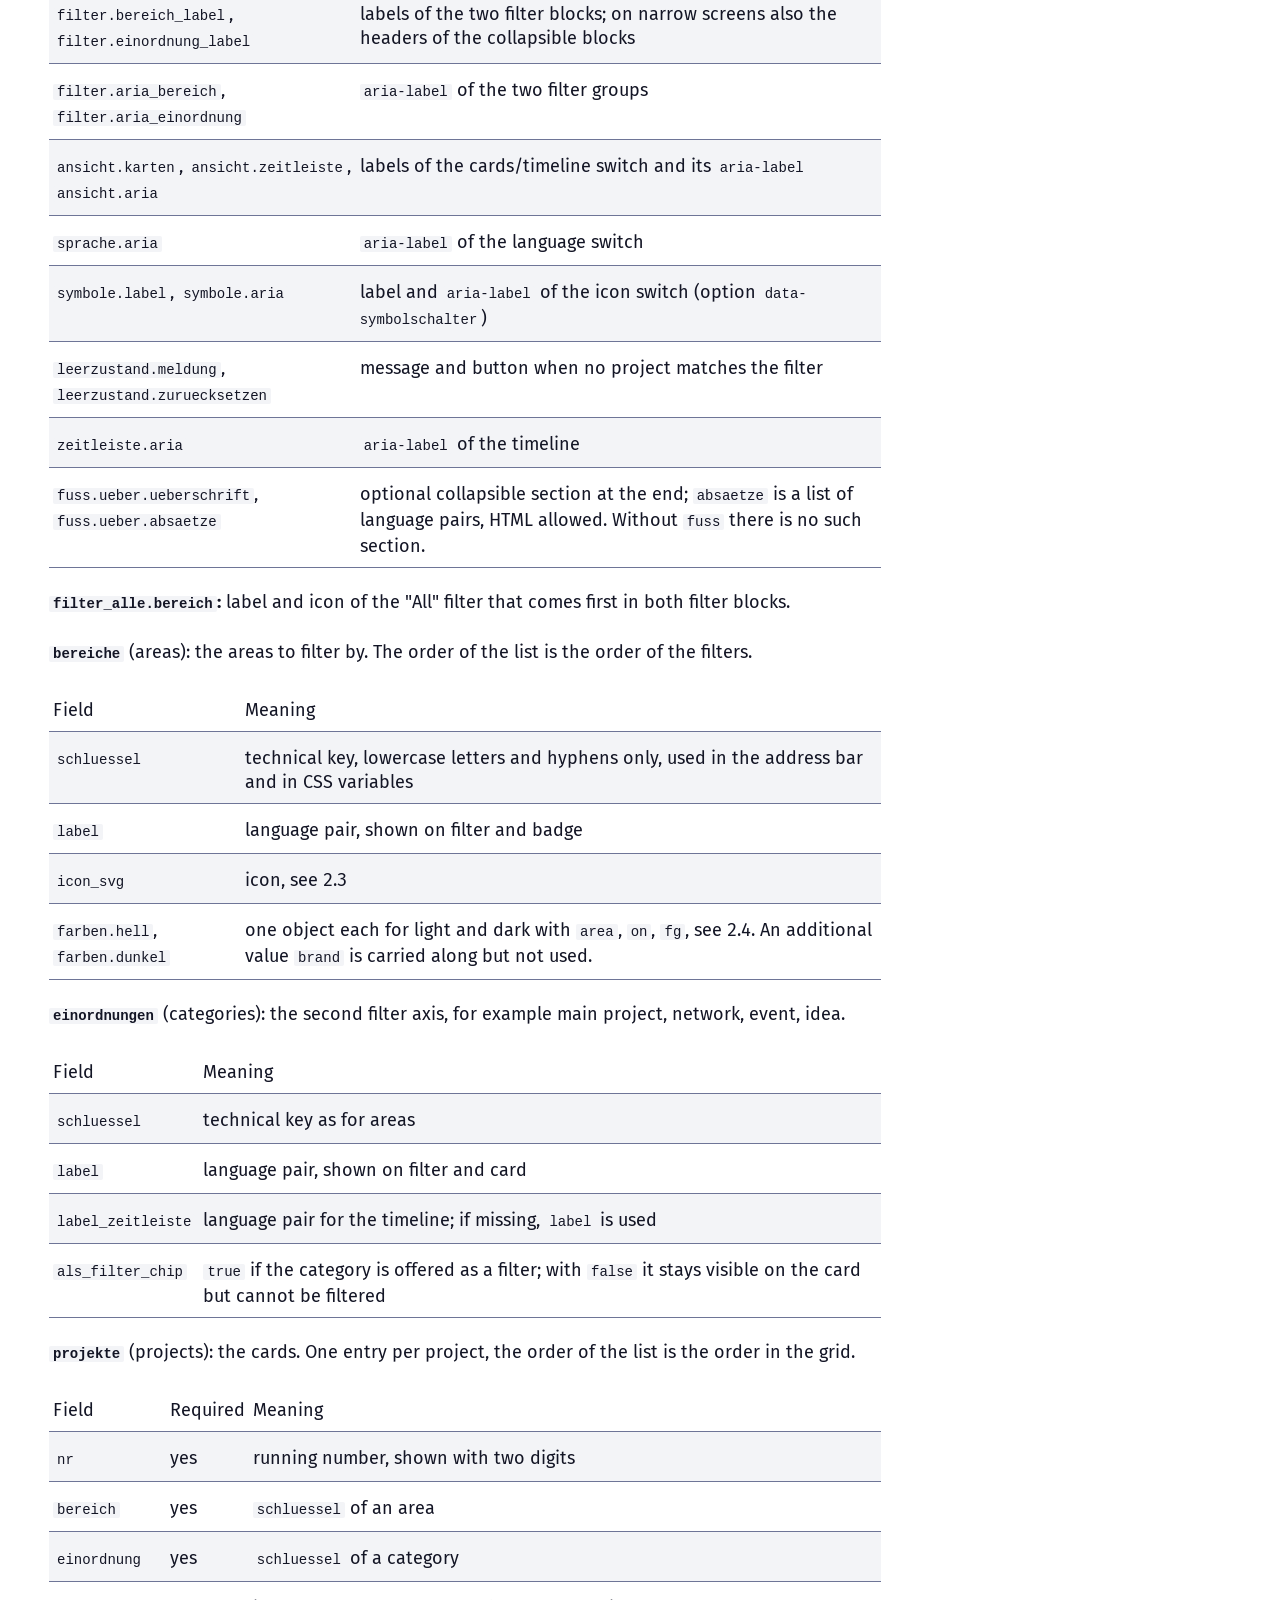
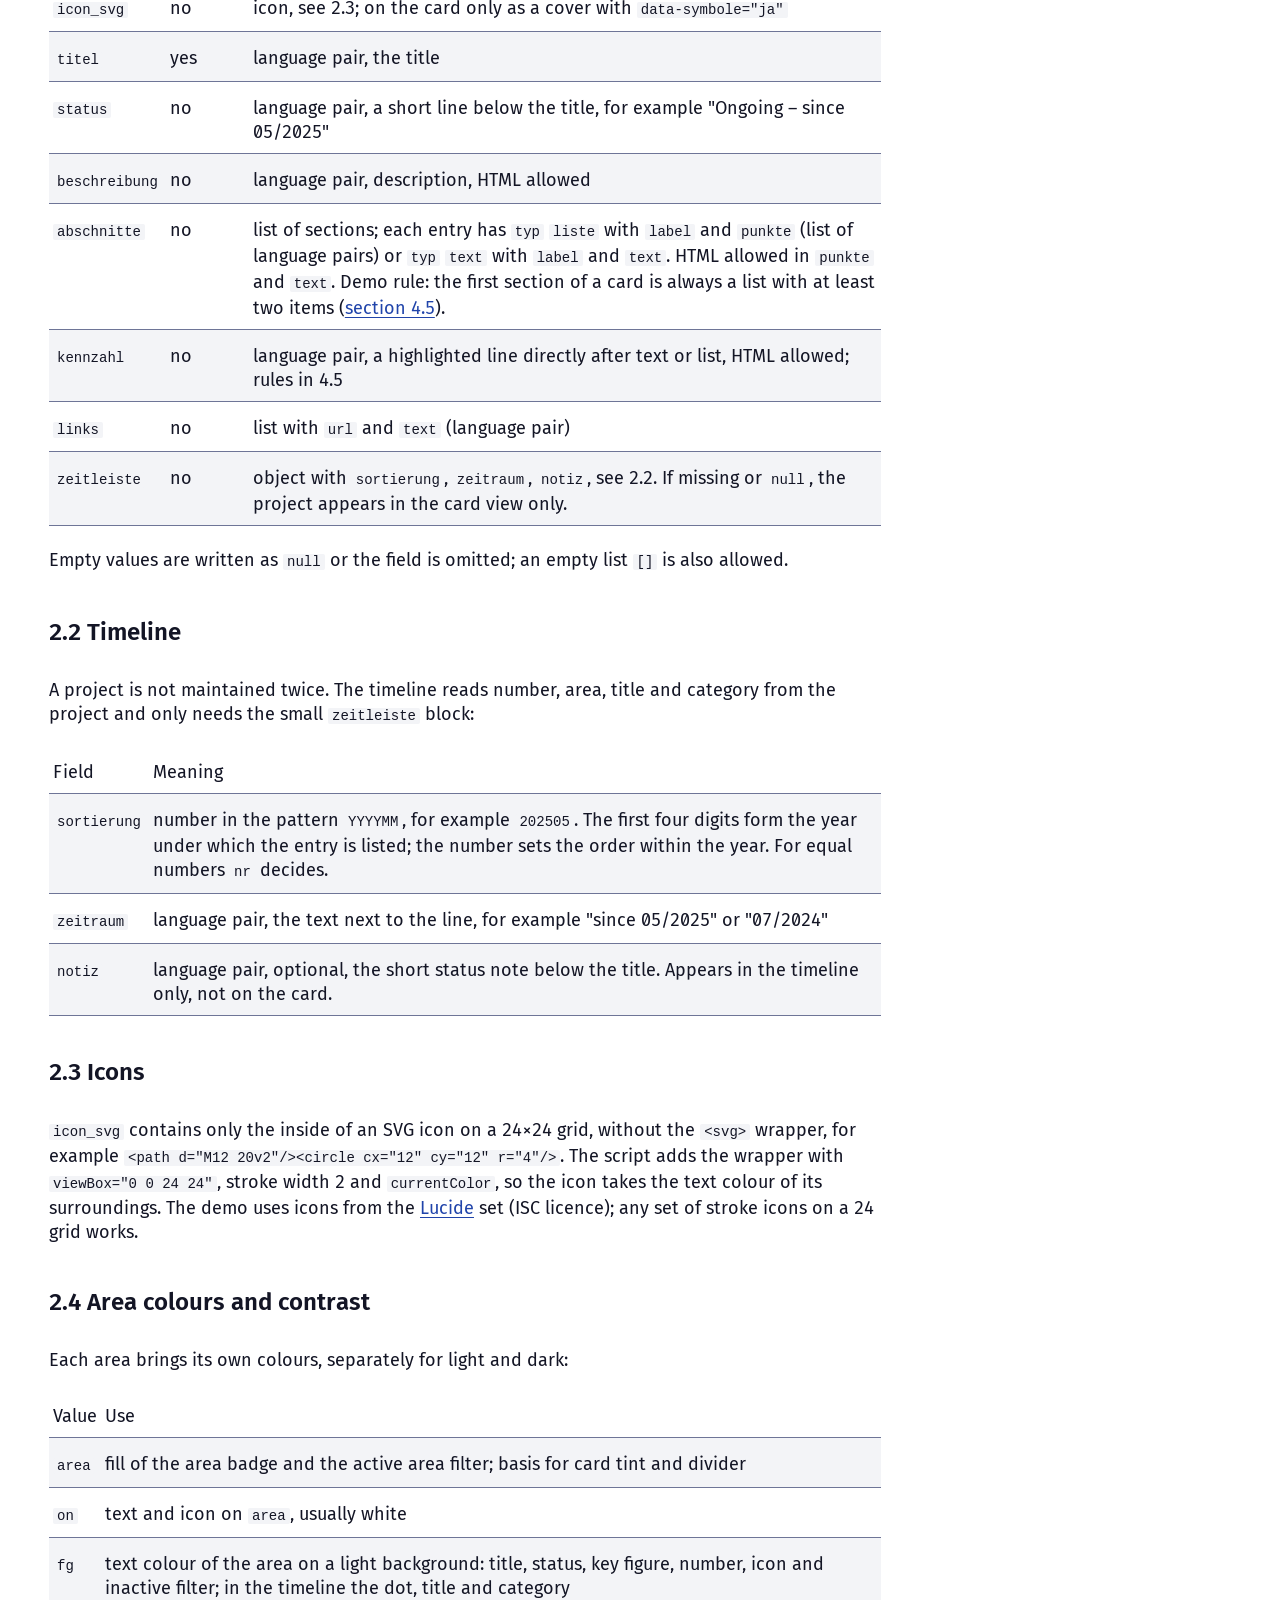
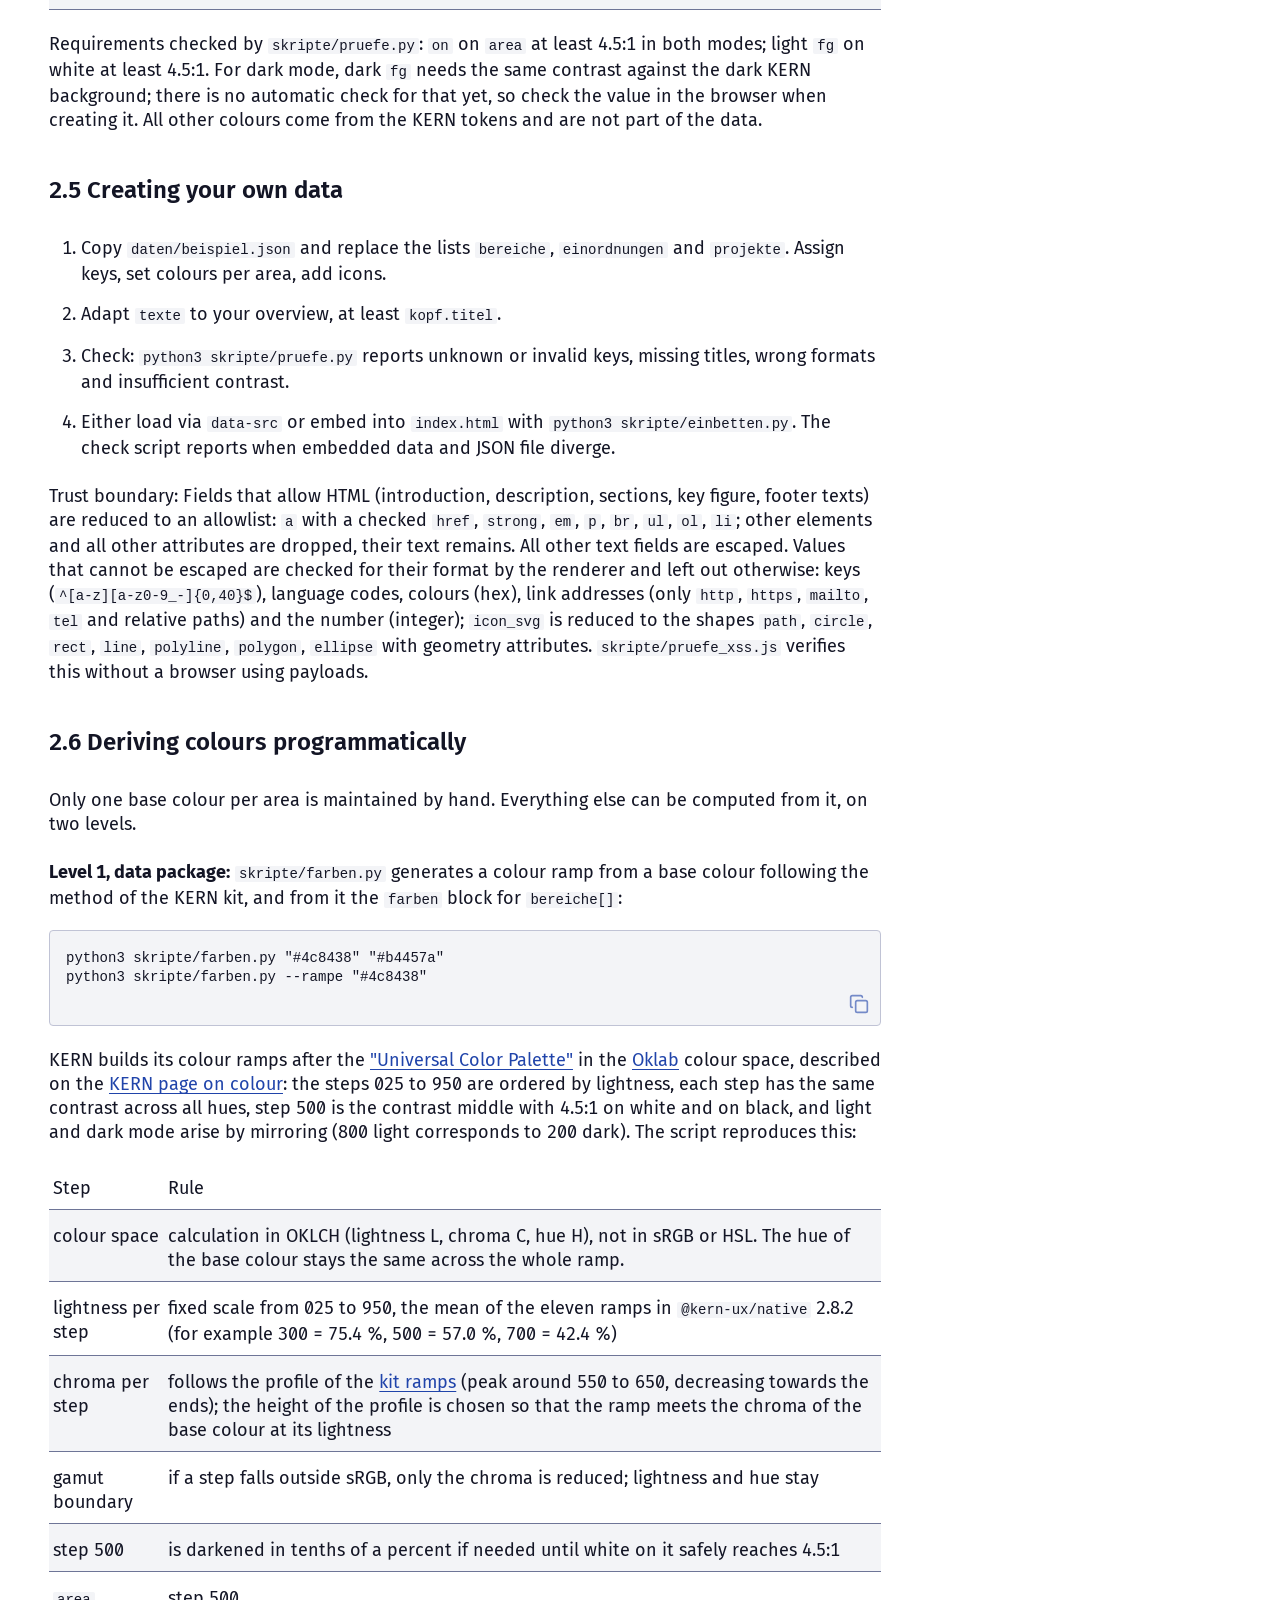
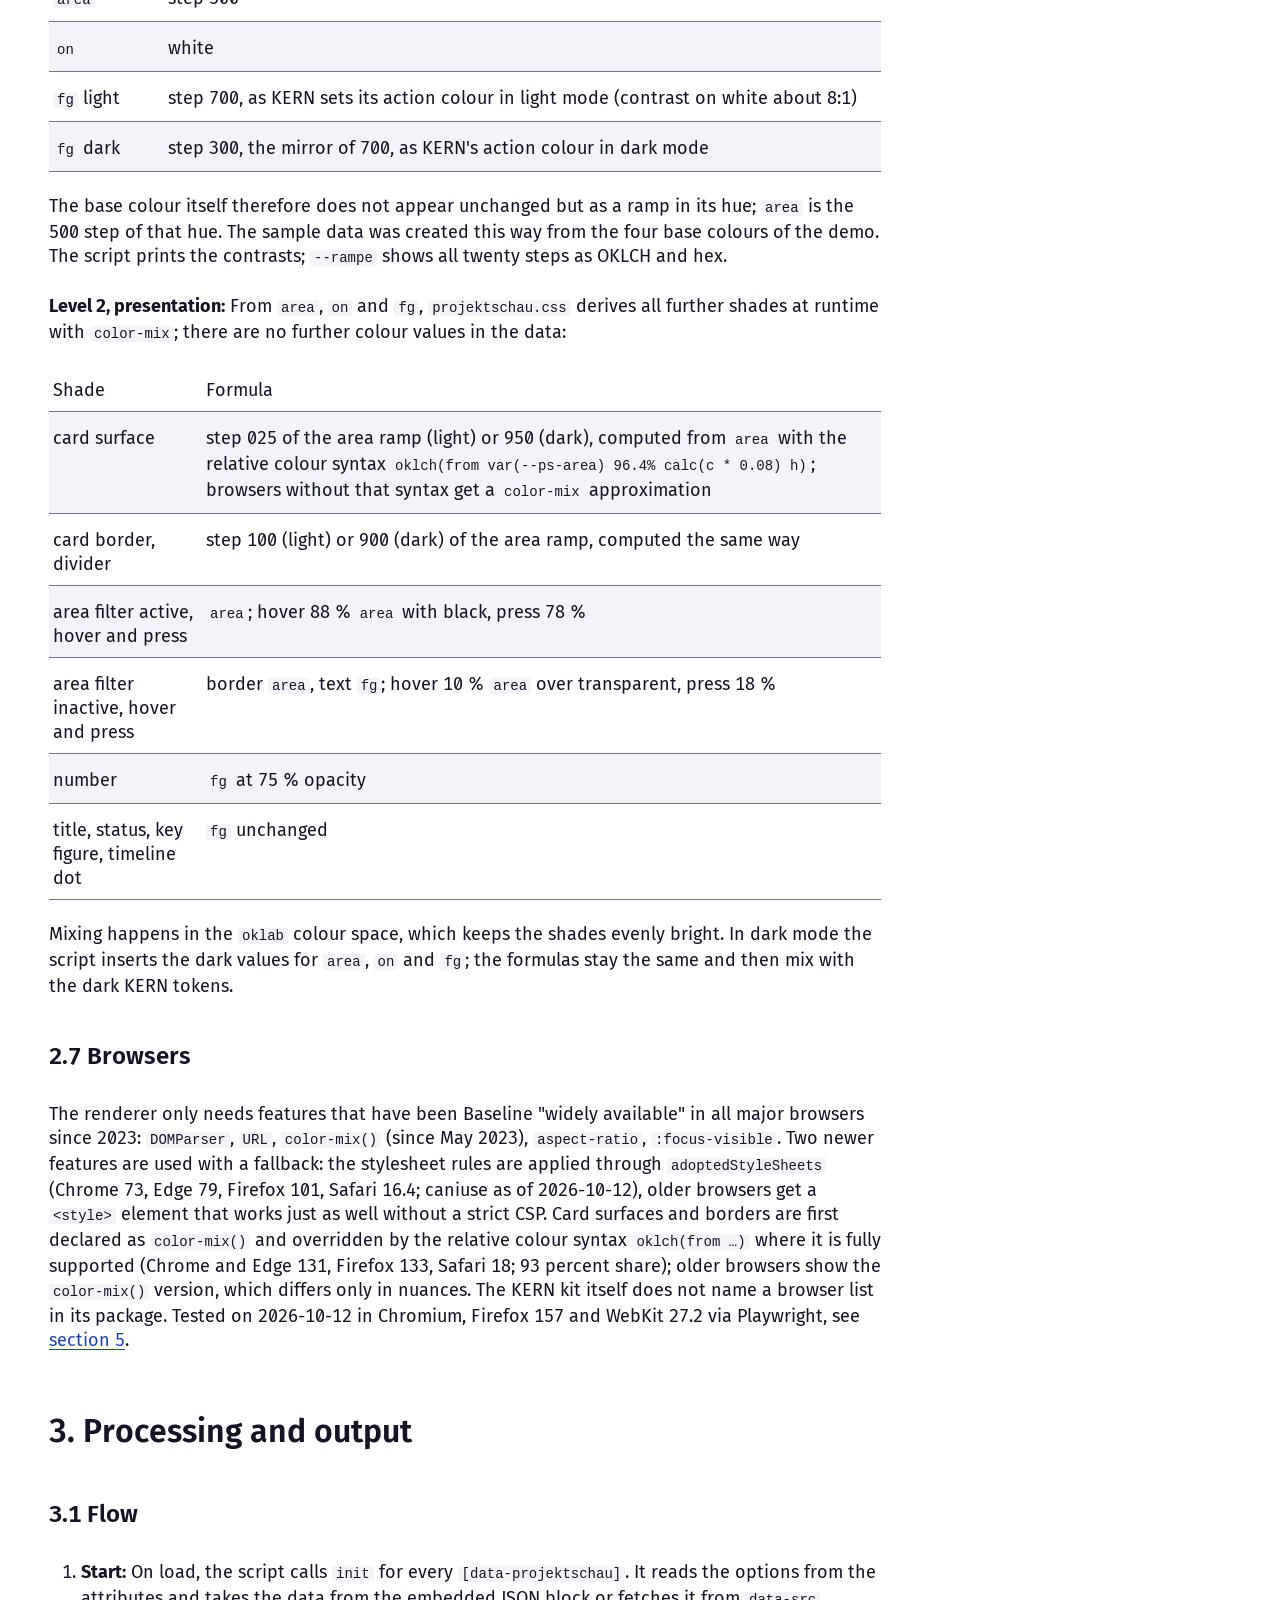
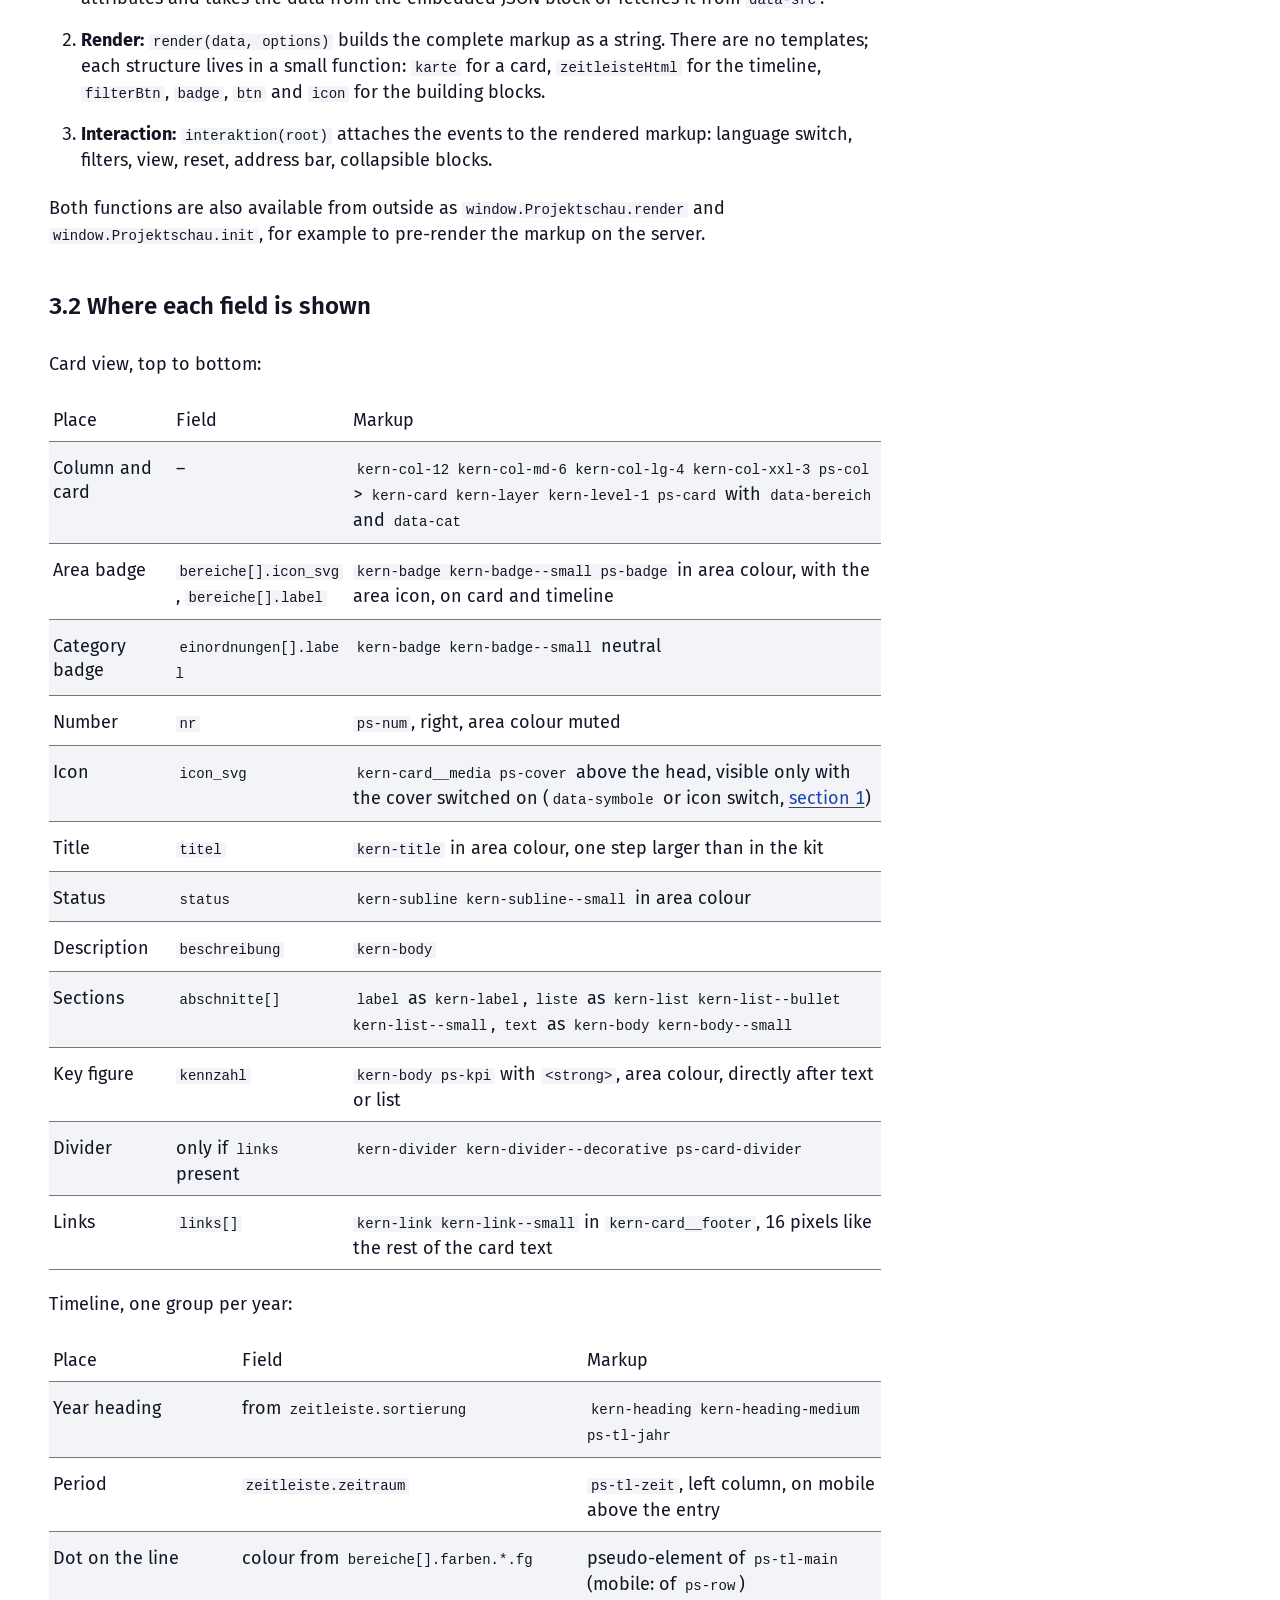
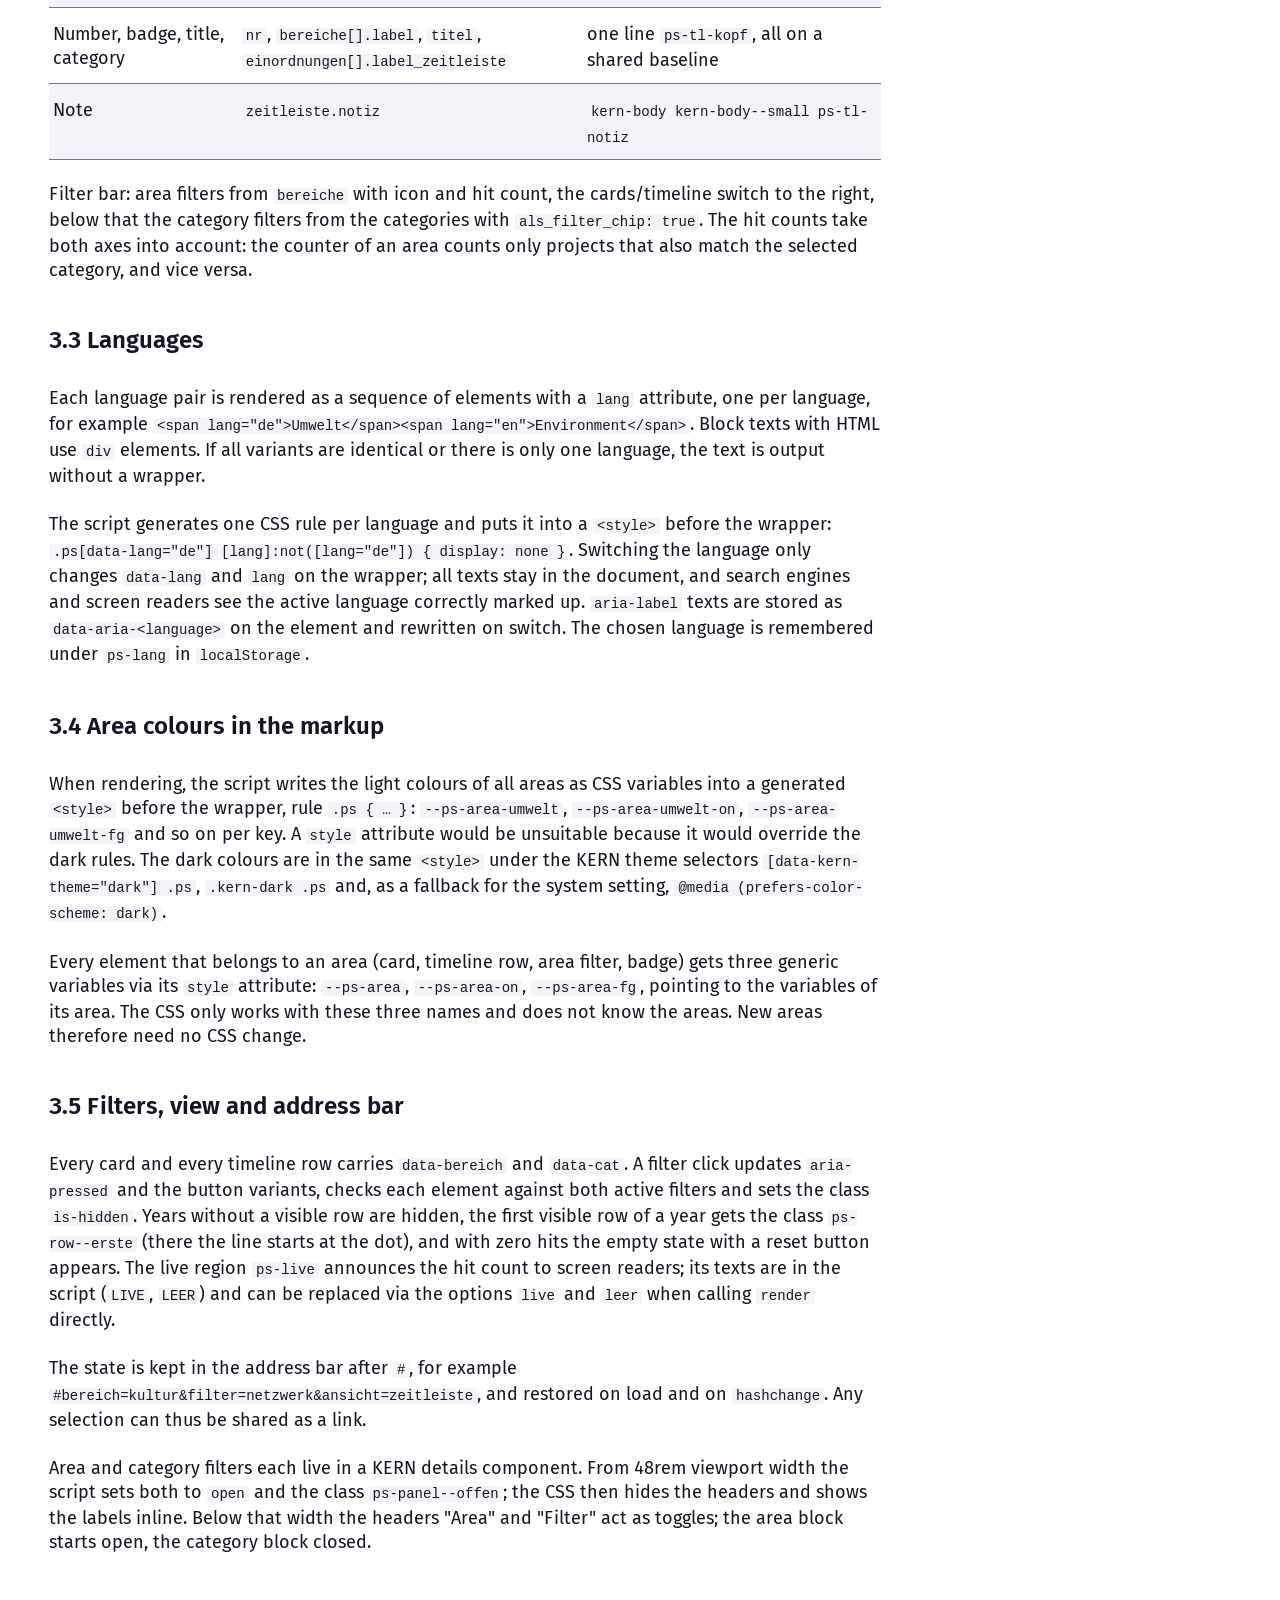
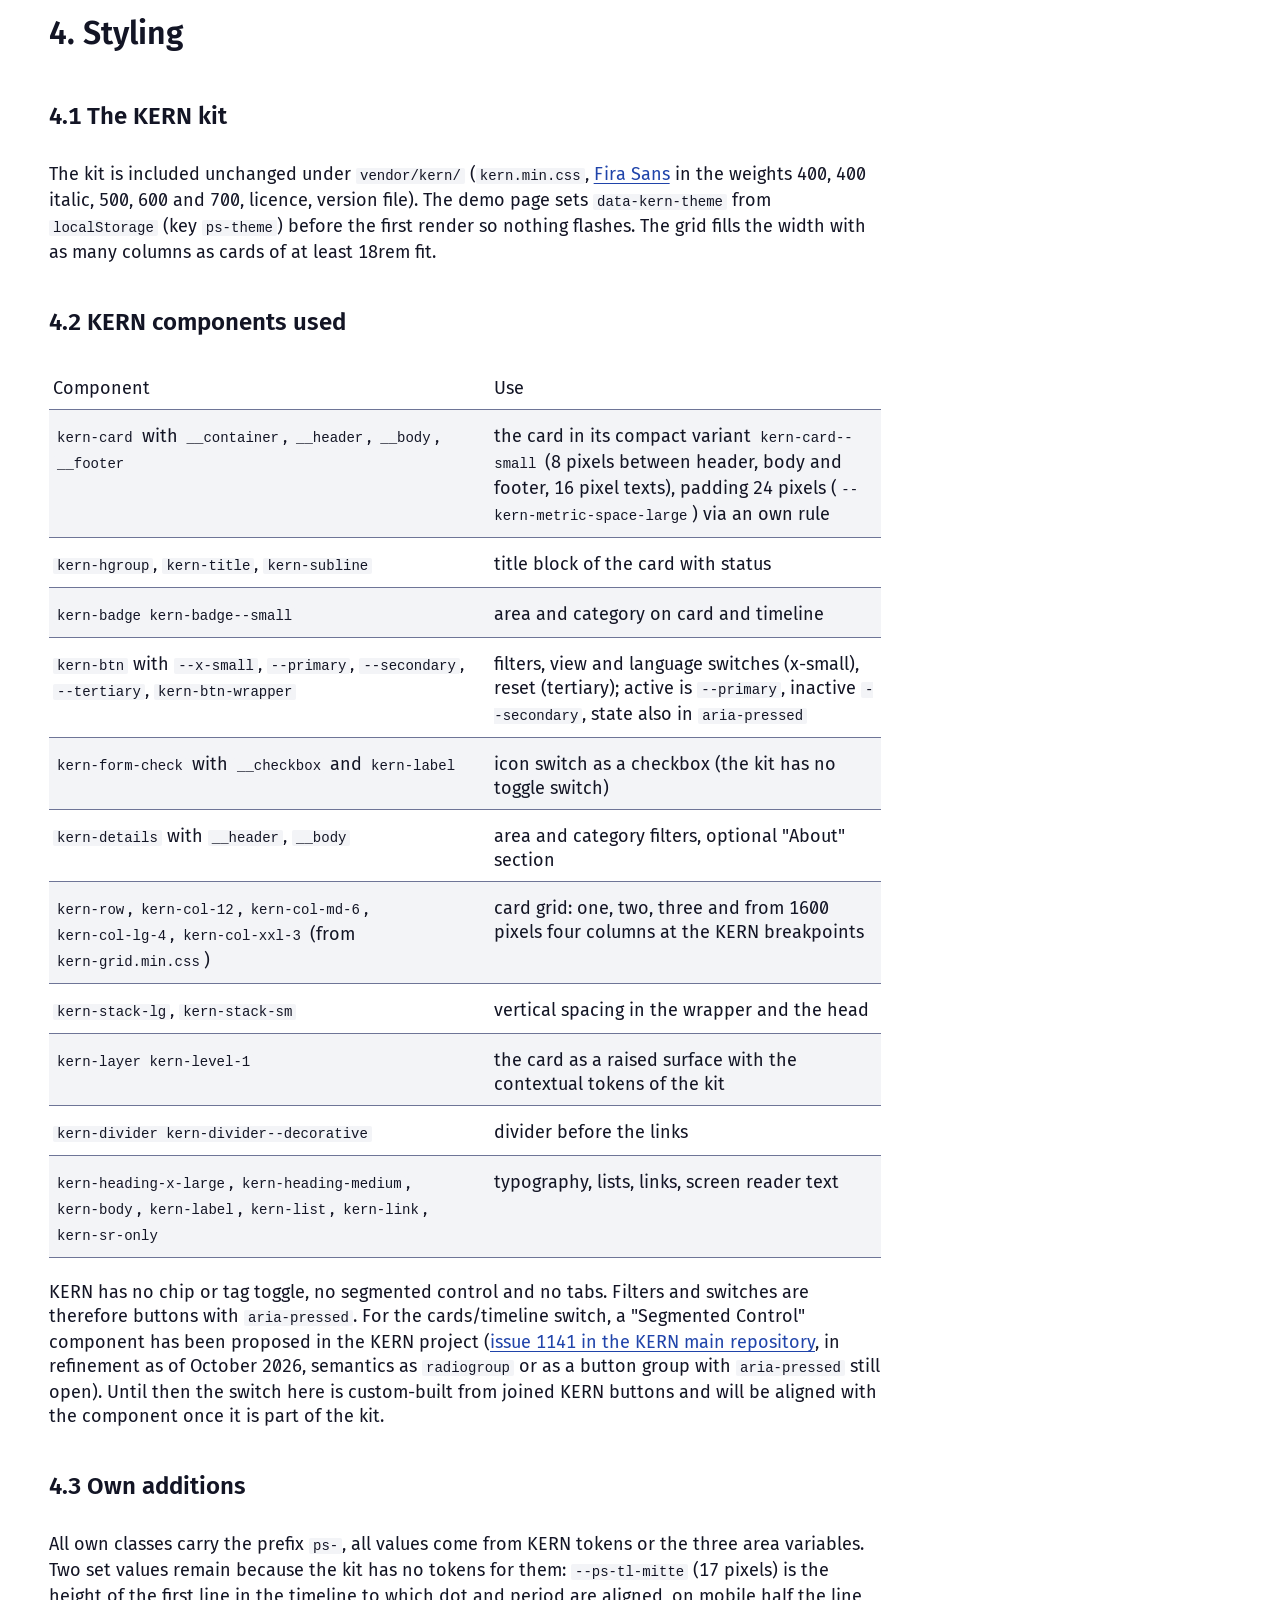
<file: doku/readme.en.html>
<!DOCTYPE html>
<html lang="en" data-kern-theme="light">
<head>
	<meta charset="utf-8">
	<meta name="viewport" content="width=device-width, initial-scale=1">
	<title>Documentation – Projektschau für KERN</title>
	<script src="doku-frueh.js"></script>
	<link rel="icon" href="data:,">
	<link rel="stylesheet" href="../vendor/kern/fonts/fira-sans.css">
	<link rel="stylesheet" href="../vendor/kern/kern.min.css">
	<link rel="stylesheet" href="../vendor/kern/kern-grid.min.css">
	<link rel="stylesheet" href="doku.css">
</head>
<body>
	<a class="kern-link demo-skip" href="#inhalt">Skip to content</a>
	<div class="kern-container">
		<header class="demo-kopf">
			<p class="kern-body kern-body--bold">Projektschau für KERN · Documentation</p>
			<nav class="demo-navi" aria-label="Pages"><a class="kern-link" href="../index.html">Demo</a><a class="kern-link" href="readme.en.html" aria-current="page">Documentation</a></nav>
			<button type="button" class="kern-btn kern-btn--tertiary kern-btn--small" id="farbschema" role="switch" aria-checked="false" aria-label="Dark colour scheme">
				<svg class="ps-icon demo-sonne" viewBox="0 0 24 24" fill="none" stroke="currentColor" stroke-width="2" stroke-linecap="round" stroke-linejoin="round" aria-hidden="true"><circle cx="12" cy="12" r="4"/><path d="M12 2v2M12 20v2M4.93 4.93l1.41 1.41M17.66 17.66l1.41 1.41M2 12h2M20 12h2M6.34 17.66l-1.41 1.41M19.07 4.93l-1.41 1.41"/></svg>
				<svg class="ps-icon demo-mond" viewBox="0 0 24 24" fill="none" stroke="currentColor" stroke-width="2" stroke-linecap="round" stroke-linejoin="round" aria-hidden="true"><path d="M21 12.79A9 9 0 1 1 11.21 3 7 7 0 0 0 21 12.79z"/></svg>
				<span class="kern-label">Light / Dark</span>
			</button>
		</header>
		<div class="kern-btn-wrapper doku-lang" role="group" aria-label="Choose language">
			<a class="kern-btn kern-btn--x-small kern-btn--secondary" href="readme.html" data-lang="de" aria-current="false"><span class="kern-label">DE</span></a>
			<a class="kern-btn kern-btn--x-small kern-btn--primary" href="readme.en.html" data-lang="en" aria-current="page"><span class="kern-label">EN</span></a>
		</div>
		<div class="doku-layout">
		<main id="inhalt" class="doku">
<h1 class="kern-heading-x-large" id="projektschau-for-kern">Projektschau for KERN</h1>
<p class="kern-body">A project overview with cards, filters and a timeline, built on the <a class="kern-link" rel="noopener" href="https://www.kern-ux.de">KERN UX standard</a>. A pattern for initiatives, associations and public administrations that want to show their projects on one page: each card is a project with area, category, status, description, activities, partners, key figure and links. Two languages, light and dark mode, filters by area and category, a timeline by year, deep links via the address bar.</p>
<p class="kern-body">Three files, no framework, no build step: <code>projektschau.js</code>, <code>projektschau.css</code> and a JSON data package. The KERN kit is included unchanged under <code>vendor/kern/</code>.</p>
<p class="kern-body">The pattern grew out of a <a class="kern-link" rel="noopener" href="https://ankerpunkt-hoherflaeming.de/projekte/">project overview</a> that a regional network uses as a running project. A WordPress plugin with the same data format is being developed in parallel. The sample data in <code>daten/beispiel.json</code> is fictitious.</p>
<p class="kern-body">Source code: <a class="kern-link" rel="noopener" href="https://github.com/donludwig/projektschau-kern">github.com/donludwig/projektschau-kern</a>.</p>
<h2 class="kern-heading-large" id="1-demo-and-integration">1. Demo and integration</h2>
<p class="kern-body">Open <code>index.html</code> in a browser; no server is needed. The sample data is embedded in the page; the same data is in <code>daten/beispiel.json</code> for loading via <code>data-src</code>.</p>
<div class="doku-code"><pre><code class="language-html">&lt;link rel=&quot;stylesheet&quot; href=&quot;vendor/kern/fonts/fira-sans.css&quot;&gt;
&lt;link rel=&quot;stylesheet&quot; href=&quot;vendor/kern/kern.min.css&quot;&gt;
&lt;link rel=&quot;stylesheet&quot; href=&quot;vendor/kern/kern-grid.min.css&quot;&gt;
&lt;link rel=&quot;stylesheet&quot; href=&quot;projektschau.css&quot;&gt;
&lt;script src=&quot;projektschau.js&quot; defer&gt;&lt;/script&gt;

&lt;div data-projektschau data-src=&quot;daten/beispiel.json&quot;&gt;&lt;/div&gt;
</code></pre><button type="button" class="kern-btn kern-btn--tertiary kern-btn--x-small doku-kopieren" aria-label="Copy code to clipboard" data-kopiert="Copied"><svg class="ps-icon" viewBox="0 0 24 24" fill="none" stroke="currentColor" stroke-width="2" stroke-linecap="round" stroke-linejoin="round" aria-hidden="true"><rect width="14" height="14" x="8" y="8" rx="2" ry="2"/><path d="M4 16c-1.1 0-2-.9-2-2V4c0-1.1.9-2 2-2h10c1.1 0 2 .9 2 2"/></svg><span class="kern-label" aria-live="polite"></span></button></div>
<p class="kern-body">Alternatively without <code>data-src</code>, with the data package inside the element:</p>
<div class="doku-code"><pre><code class="language-html">&lt;div data-projektschau&gt;
  &lt;script type=&quot;application/json&quot;&gt;{ &quot;version&quot;: 1, &quot;sprachen&quot;: [&quot;de&quot;, &quot;en&quot;], … }&lt;/script&gt;
&lt;/div&gt;
</code></pre><button type="button" class="kern-btn kern-btn--tertiary kern-btn--x-small doku-kopieren" aria-label="Copy code to clipboard" data-kopiert="Copied"><svg class="ps-icon" viewBox="0 0 24 24" fill="none" stroke="currentColor" stroke-width="2" stroke-linecap="round" stroke-linejoin="round" aria-hidden="true"><rect width="14" height="14" x="8" y="8" rx="2" ry="2"/><path d="M4 16c-1.1 0-2-.9-2-2V4c0-1.1.9-2 2-2h10c1.1 0 2 .9 2 2"/></svg><span class="kern-label" aria-live="polite"></span></button></div>
<p class="kern-body">When embedding, write <code>&lt;/</code> as <code>&lt;\/</code> (<code>skripte/einbetten.py</code> does this); otherwise a <code>&lt;/script&gt;</code> in a text field ends the block before the renderer runs.</p>
<p class="kern-body">The page must load the KERN kit (kit version in <code>vendor/kern/VERSION</code>). The kit is not scoped: it styles <code>html</code>, <code>body</code> and <code>:root</code>, so it belongs on pages designed with KERN throughout. The page sets the width, for example with <code>kern-container</code> (96 percent of the viewport, at most 1536 pixels). Light and dark follow the KERN mechanism: <code>data-kern-theme="light|dark"</code> on <code>&lt;html&gt;</code> or the system setting.</p>
<div class="kern-table-responsive" data-name="Table, scrolls sideways"><table class="kern-table kern-table--striped">
<thead class="kern-table__header">
<tr class="kern-table__row">
<th class="kern-table__cell">File</th>
<th class="kern-table__cell">Purpose</th>
</tr>
</thead>
<tbody class="kern-table__body">
<tr class="kern-table__row">
<td class="kern-table__cell"><code>index.html</code></td>
<td class="kern-table__cell">Demo page. Loads the kit, the supplementary CSS and the script, contains the embedded sample data and a light/dark toggle. Without inline scripts or styles, so it also runs under a strict Content Security Policy.</td>
</tr>
<tr class="kern-table__row">
<td class="kern-table__cell"><code>demo-theme.js</code>, <code>demo.js</code>, <code>demo.css</code></td>
<td class="kern-table__cell">Demo page only: colour scheme before the first render, address parameters, switches, documentation link and the styling of header and footer. Not part of the pattern.</td>
</tr>
<tr class="kern-table__row">
<td class="kern-table__cell"><code>projektschau.js</code></td>
<td class="kern-table__cell">Reads the data package, generates all markup and handles filters, view, language and address bar. About 340 lines, no dependencies.</td>
</tr>
<tr class="kern-table__row">
<td class="kern-table__cell"><code>projektschau.css</code></td>
<td class="kern-table__cell">Additions to the kit: grid, area colours, filter bar, timeline. About 160 lines, only KERN tokens and the area colours from the data.</td>
</tr>
<tr class="kern-table__row">
<td class="kern-table__cell"><code>daten/beispiel.json</code></td>
<td class="kern-table__cell">Data package of the demo, 32 fictitious projects in four areas. Template for your own data.</td>
</tr>
<tr class="kern-table__row">
<td class="kern-table__cell"><code>vendor/kern/</code></td>
<td class="kern-table__cell">KERN kit <a class="kern-link" rel="noopener" href="https://www.npmjs.com/package/@kern-ux/native"><code>@kern-ux/native</code></a> (<a class="kern-link" rel="noopener" href="https://gitlab.opencode.de/kern-ux/kern-ux-plain">source on openCode</a>; <code>kern.min.css</code>, <code>kern-grid.min.css</code>, fonts), version in <code>VERSION</code>, update only via <code>skripte/kern-sync.sh</code>.</td>
</tr>
<tr class="kern-table__row">
<td class="kern-table__cell"><code>skripte/pruefe.py</code></td>
<td class="kern-table__cell">Checks classes and tokens against the kit, the data package (keys, languages, colours, numbers, links), contrasts and the embedded data.</td>
</tr>
<tr class="kern-table__row">
<td class="kern-table__cell"><code>skripte/pruefe_xss.js</code></td>
<td class="kern-table__cell">Renders the data package with Node without a browser and checks payloads in colours, keys, languages, icons, links, number and year.</td>
</tr>
<tr class="kern-table__row">
<td class="kern-table__cell"><code>skripte/pruefe_fuzz.js</code></td>
<td class="kern-table__cell">Sends a thousand randomly mangled packages through the renderer: no exception, no active markup.</td>
</tr>
<tr class="kern-table__row">
<td class="kern-table__cell"><code>skripte/erzeuge_last.py</code></td>
<td class="kern-table__cell">Generates a data package with many cards (default 1000) and a demo page for the load test in the browser.</td>
</tr>
<tr class="kern-table__row">
<td class="kern-table__cell"><code>skripte/einbetten.py</code></td>
<td class="kern-table__cell">Writes <code>daten/beispiel.json</code> into the JSON block of <code>index.html</code>.</td>
</tr>
<tr class="kern-table__row">
<td class="kern-table__cell"><code>skripte/farben.py</code></td>
<td class="kern-table__cell">Derives the values <code>area</code>, <code>on</code> and <code>fg</code> for light and dark from one base colour per area, see 2.6.</td>
</tr>
<tr class="kern-table__row">
<td class="kern-table__cell"><code>skripte/doku_html.py</code></td>
<td class="kern-table__cell">Generates the pages <code>doku/readme.html</code> and <code>doku/readme.en.html</code> in KERN style from <code>README.md</code> and <code>README.en.md</code>: same header and footer as the demo, running table of contents "On this page", copy buttons on code blocks, tables in <code>kern-table-responsive</code>, DE/EN links. Requires the Python module <code>markdown</code>.</td>
</tr>
<tr class="kern-table__row">
<td class="kern-table__cell"><code>skripte/kern-sync.sh</code></td>
<td class="kern-table__cell">Fetches the kit in a pinned version with checksum from the npm registry.</td>
</tr>
</tbody>
</table></div>
<h3 class="kern-heading-medium" id="the-demo-page">The demo page</h3>
<p class="kern-body"><code>index.html</code> has a header with the links Demo and Documentation, the light/dark toggle, and a footer with the licence notes; the documentation pages carry the same header and footer. Colour scheme and language are passed along in the address when switching between pages (<code>?theme=dark&amp;lang=en</code>), so the choice survives even when the browser allows no storage, for example Safari with files from disk. Both values are also stored in <code>localStorage</code> under <code>ps-theme</code> and <code>ps-lang</code>. The README link always points to the version in the currently active language.</p>
<h3 class="kern-heading-medium" id="the-start-page">The start page</h3>
<p class="kern-body"><code>website/index.html</code> and <code>website/index.en.html</code> are the start page of <a class="kern-link" rel="noopener" href="https://projektschau.thinkrepeat.com/">projektschau.thinkrepeat.com</a> in German and English, as an example of how to present the pattern on a site of your own. They use the kit and the sample data from the package; their own files are in <code>website/assets/</code>. The imprint links to the page on the web.</p>
<h3 class="kern-heading-medium" id="options-on-the-element">Options on the element</h3>
<div class="kern-table-responsive" data-name="Table, scrolls sideways"><table class="kern-table kern-table--striped">
<thead class="kern-table__header">
<tr class="kern-table__row">
<th class="kern-table__cell">Attribute</th>
<th class="kern-table__cell">Values</th>
<th class="kern-table__cell">Effect</th>
</tr>
</thead>
<tbody class="kern-table__body">
<tr class="kern-table__row">
<td class="kern-table__cell"><code>data-src</code></td>
<td class="kern-table__cell">path or URL</td>
<td class="kern-table__cell">load the data package via <code>fetch</code>; an embedded JSON block takes precedence</td>
</tr>
<tr class="kern-table__row">
<td class="kern-table__cell"><code>data-ansicht</code></td>
<td class="kern-table__cell"><code>karten</code> (default), <code>zeitleiste</code></td>
<td class="kern-table__cell">initial view (cards or timeline)</td>
</tr>
<tr class="kern-table__row">
<td class="kern-table__cell"><code>data-bereich</code></td>
<td class="kern-table__cell">key of an area</td>
<td class="kern-table__cell">preselected area filter</td>
</tr>
<tr class="kern-table__row">
<td class="kern-table__cell"><code>data-ebene</code></td>
<td class="kern-table__cell">1 to 4</td>
<td class="kern-table__cell">heading level of the title; card titles and years are one level below, project titles in the timeline two</td>
</tr>
<tr class="kern-table__row">
<td class="kern-table__cell"><code>data-sprache</code></td>
<td class="kern-table__cell">language code</td>
<td class="kern-table__cell">initial language. Order of resolution: choice stored in the browser, this attribute, browser language, first language of the package. The demo sets it from <code>?lang=</code> in the address.</td>
</tr>
<tr class="kern-table__row">
<td class="kern-table__cell"><code>data-symbole</code></td>
<td class="kern-table__cell"><code>ja</code>, <code>nein</code></td>
<td class="kern-table__cell">cover with the large project icon above the card head, surface in the area colour. Without the attribute the choice stored in the browser by the icon switch applies, otherwise off. The demo sets it from <code>?symbole=</code> in the address.</td>
</tr>
<tr class="kern-table__row">
<td class="kern-table__cell"><code>data-symbolschalter</code></td>
<td class="kern-table__cell"><code>ja</code></td>
<td class="kern-table__cell">"Icons" checkbox in the header left of the language switch, letting readers turn the cover on and off; the choice is stored in the browser (<code>ps-symbole</code>)</td>
</tr>
<tr class="kern-table__row">
<td class="kern-table__cell"><code>data-zeitleiste</code>, <code>data-einordnungsfilter</code>, <code>data-sprachumschalter</code></td>
<td class="kern-table__cell"><code>nein</code></td>
<td class="kern-table__cell">do not render the respective part (timeline, category filter, language switch)</td>
</tr>
</tbody>
</table></div>
<h2 class="kern-heading-large" id="2-data">2. Data</h2>
<h3 class="kern-heading-medium" id="21-structure-of-the-data-package">2.1 Structure of the data package</h3>
<p class="kern-body">The package is a JSON object. Texts that exist in several languages are always an object with one entry per language code, for example <code>{"de": "Umwelt", "en": "Environment"}</code>. Below this is called a "language pair". Field names are German and stay as they are; they are the interface.</p>
<div class="doku-code"><pre><code>{
  &quot;version&quot;: 1,
  &quot;sprachen&quot;: [&quot;de&quot;, &quot;en&quot;],
  &quot;texte&quot;: { … },
  &quot;filter_alle&quot;: { &quot;bereich&quot;: { &quot;label&quot;: language pair, &quot;icon_svg&quot;: &quot;…&quot; } },
  &quot;bereiche&quot;: [ … ],
  &quot;einordnungen&quot;: [ … ],
  &quot;projekte&quot;: [ … ]
}
</code></pre><button type="button" class="kern-btn kern-btn--tertiary kern-btn--x-small doku-kopieren" aria-label="Copy code to clipboard" data-kopiert="Copied"><svg class="ps-icon" viewBox="0 0 24 24" fill="none" stroke="currentColor" stroke-width="2" stroke-linecap="round" stroke-linejoin="round" aria-hidden="true"><rect width="14" height="14" x="8" y="8" rx="2" ry="2"/><path d="M4 16c-1.1 0-2-.9-2-2V4c0-1.1.9-2 2-2h10c1.1 0 2 .9 2 2"/></svg><span class="kern-label" aria-live="polite"></span></button></div>
<p class="kern-body"><strong><code>sprachen</code></strong> (languages): list of language codes. The first one is the default. With a single language the language switch is omitted.</p>
<p class="kern-body"><strong><code>texte</code></strong> (texts): all interface texts that do not belong to a project.</p>
<div class="kern-table-responsive" data-name="Table, scrolls sideways"><table class="kern-table kern-table--striped">
<thead class="kern-table__header">
<tr class="kern-table__row">
<th class="kern-table__cell">Path</th>
<th class="kern-table__cell">Where it appears</th>
</tr>
</thead>
<tbody class="kern-table__body">
<tr class="kern-table__row">
<td class="kern-table__cell"><code>kopf.titel</code></td>
<td class="kern-table__cell">main heading above the overview</td>
</tr>
<tr class="kern-table__row">
<td class="kern-table__cell"><code>kopf.einleitung</code></td>
<td class="kern-table__cell">introduction below the heading, HTML allowed</td>
</tr>
<tr class="kern-table__row">
<td class="kern-table__cell"><code>filter.bereich_label</code>, <code>filter.einordnung_label</code></td>
<td class="kern-table__cell">labels of the two filter blocks; on narrow screens also the headers of the collapsible blocks</td>
</tr>
<tr class="kern-table__row">
<td class="kern-table__cell"><code>filter.aria_bereich</code>, <code>filter.aria_einordnung</code></td>
<td class="kern-table__cell"><code>aria-label</code> of the two filter groups</td>
</tr>
<tr class="kern-table__row">
<td class="kern-table__cell"><code>ansicht.karten</code>, <code>ansicht.zeitleiste</code>, <code>ansicht.aria</code></td>
<td class="kern-table__cell">labels of the cards/timeline switch and its <code>aria-label</code></td>
</tr>
<tr class="kern-table__row">
<td class="kern-table__cell"><code>sprache.aria</code></td>
<td class="kern-table__cell"><code>aria-label</code> of the language switch</td>
</tr>
<tr class="kern-table__row">
<td class="kern-table__cell"><code>symbole.label</code>, <code>symbole.aria</code></td>
<td class="kern-table__cell">label and <code>aria-label</code> of the icon switch (option <code>data-symbolschalter</code>)</td>
</tr>
<tr class="kern-table__row">
<td class="kern-table__cell"><code>leerzustand.meldung</code>, <code>leerzustand.zuruecksetzen</code></td>
<td class="kern-table__cell">message and button when no project matches the filter</td>
</tr>
<tr class="kern-table__row">
<td class="kern-table__cell"><code>zeitleiste.aria</code></td>
<td class="kern-table__cell"><code>aria-label</code> of the timeline</td>
</tr>
<tr class="kern-table__row">
<td class="kern-table__cell"><code>fuss.ueber.ueberschrift</code>, <code>fuss.ueber.absaetze</code></td>
<td class="kern-table__cell">optional collapsible section at the end; <code>absaetze</code> is a list of language pairs, HTML allowed. Without <code>fuss</code> there is no such section.</td>
</tr>
</tbody>
</table></div>
<p class="kern-body"><strong><code>filter_alle.bereich</code>:</strong> label and icon of the "All" filter that comes first in both filter blocks.</p>
<p class="kern-body"><strong><code>bereiche</code></strong> (areas): the areas to filter by. The order of the list is the order of the filters.</p>
<div class="kern-table-responsive" data-name="Table, scrolls sideways"><table class="kern-table kern-table--striped">
<thead class="kern-table__header">
<tr class="kern-table__row">
<th class="kern-table__cell">Field</th>
<th class="kern-table__cell">Meaning</th>
</tr>
</thead>
<tbody class="kern-table__body">
<tr class="kern-table__row">
<td class="kern-table__cell"><code>schluessel</code></td>
<td class="kern-table__cell">technical key, lowercase letters and hyphens only, used in the address bar and in CSS variables</td>
</tr>
<tr class="kern-table__row">
<td class="kern-table__cell"><code>label</code></td>
<td class="kern-table__cell">language pair, shown on filter and badge</td>
</tr>
<tr class="kern-table__row">
<td class="kern-table__cell"><code>icon_svg</code></td>
<td class="kern-table__cell">icon, see 2.3</td>
</tr>
<tr class="kern-table__row">
<td class="kern-table__cell"><code>farben.hell</code>, <code>farben.dunkel</code></td>
<td class="kern-table__cell">one object each for light and dark with <code>area</code>, <code>on</code>, <code>fg</code>, see 2.4. An additional value <code>brand</code> is carried along but not used.</td>
</tr>
</tbody>
</table></div>
<p class="kern-body"><strong><code>einordnungen</code></strong> (categories): the second filter axis, for example main project, network, event, idea.</p>
<div class="kern-table-responsive" data-name="Table, scrolls sideways"><table class="kern-table kern-table--striped">
<thead class="kern-table__header">
<tr class="kern-table__row">
<th class="kern-table__cell">Field</th>
<th class="kern-table__cell">Meaning</th>
</tr>
</thead>
<tbody class="kern-table__body">
<tr class="kern-table__row">
<td class="kern-table__cell"><code>schluessel</code></td>
<td class="kern-table__cell">technical key as for areas</td>
</tr>
<tr class="kern-table__row">
<td class="kern-table__cell"><code>label</code></td>
<td class="kern-table__cell">language pair, shown on filter and card</td>
</tr>
<tr class="kern-table__row">
<td class="kern-table__cell"><code>label_zeitleiste</code></td>
<td class="kern-table__cell">language pair for the timeline; if missing, <code>label</code> is used</td>
</tr>
<tr class="kern-table__row">
<td class="kern-table__cell"><code>als_filter_chip</code></td>
<td class="kern-table__cell"><code>true</code> if the category is offered as a filter; with <code>false</code> it stays visible on the card but cannot be filtered</td>
</tr>
</tbody>
</table></div>
<p class="kern-body"><strong><code>projekte</code></strong> (projects): the cards. One entry per project, the order of the list is the order in the grid.</p>
<div class="kern-table-responsive" data-name="Table, scrolls sideways"><table class="kern-table kern-table--striped">
<thead class="kern-table__header">
<tr class="kern-table__row">
<th class="kern-table__cell">Field</th>
<th class="kern-table__cell">Required</th>
<th class="kern-table__cell">Meaning</th>
</tr>
</thead>
<tbody class="kern-table__body">
<tr class="kern-table__row">
<td class="kern-table__cell"><code>nr</code></td>
<td class="kern-table__cell">yes</td>
<td class="kern-table__cell">running number, shown with two digits</td>
</tr>
<tr class="kern-table__row">
<td class="kern-table__cell"><code>bereich</code></td>
<td class="kern-table__cell">yes</td>
<td class="kern-table__cell"><code>schluessel</code> of an area</td>
</tr>
<tr class="kern-table__row">
<td class="kern-table__cell"><code>einordnung</code></td>
<td class="kern-table__cell">yes</td>
<td class="kern-table__cell"><code>schluessel</code> of a category</td>
</tr>
<tr class="kern-table__row">
<td class="kern-table__cell"><code>icon_svg</code></td>
<td class="kern-table__cell">no</td>
<td class="kern-table__cell">icon, see 2.3; on the card only as a cover with <code>data-symbole="ja"</code></td>
</tr>
<tr class="kern-table__row">
<td class="kern-table__cell"><code>titel</code></td>
<td class="kern-table__cell">yes</td>
<td class="kern-table__cell">language pair, the title</td>
</tr>
<tr class="kern-table__row">
<td class="kern-table__cell"><code>status</code></td>
<td class="kern-table__cell">no</td>
<td class="kern-table__cell">language pair, a short line below the title, for example "Ongoing – since 05/2025"</td>
</tr>
<tr class="kern-table__row">
<td class="kern-table__cell"><code>beschreibung</code></td>
<td class="kern-table__cell">no</td>
<td class="kern-table__cell">language pair, description, HTML allowed</td>
</tr>
<tr class="kern-table__row">
<td class="kern-table__cell"><code>abschnitte</code></td>
<td class="kern-table__cell">no</td>
<td class="kern-table__cell">list of sections; each entry has <code>typ</code> <code>liste</code> with <code>label</code> and <code>punkte</code> (list of language pairs) or <code>typ</code> <code>text</code> with <code>label</code> and <code>text</code>. HTML allowed in <code>punkte</code> and <code>text</code>. Demo rule: the first section of a card is always a list with at least two items (<a class="kern-link" href="#45-design-rules">section 4.5</a>).</td>
</tr>
<tr class="kern-table__row">
<td class="kern-table__cell"><code>kennzahl</code></td>
<td class="kern-table__cell">no</td>
<td class="kern-table__cell">language pair, a highlighted line directly after text or list, HTML allowed; rules in 4.5</td>
</tr>
<tr class="kern-table__row">
<td class="kern-table__cell"><code>links</code></td>
<td class="kern-table__cell">no</td>
<td class="kern-table__cell">list with <code>url</code> and <code>text</code> (language pair)</td>
</tr>
<tr class="kern-table__row">
<td class="kern-table__cell"><code>zeitleiste</code></td>
<td class="kern-table__cell">no</td>
<td class="kern-table__cell">object with <code>sortierung</code>, <code>zeitraum</code>, <code>notiz</code>, see 2.2. If missing or <code>null</code>, the project appears in the card view only.</td>
</tr>
</tbody>
</table></div>
<p class="kern-body">Empty values are written as <code>null</code> or the field is omitted; an empty list <code>[]</code> is also allowed.</p>
<h3 class="kern-heading-medium" id="22-timeline">2.2 Timeline</h3>
<p class="kern-body">A project is not maintained twice. The timeline reads number, area, title and category from the project and only needs the small <code>zeitleiste</code> block:</p>
<div class="kern-table-responsive" data-name="Table, scrolls sideways"><table class="kern-table kern-table--striped">
<thead class="kern-table__header">
<tr class="kern-table__row">
<th class="kern-table__cell">Field</th>
<th class="kern-table__cell">Meaning</th>
</tr>
</thead>
<tbody class="kern-table__body">
<tr class="kern-table__row">
<td class="kern-table__cell"><code>sortierung</code></td>
<td class="kern-table__cell">number in the pattern <code>YYYYMM</code>, for example <code>202505</code>. The first four digits form the year under which the entry is listed; the number sets the order within the year. For equal numbers <code>nr</code> decides.</td>
</tr>
<tr class="kern-table__row">
<td class="kern-table__cell"><code>zeitraum</code></td>
<td class="kern-table__cell">language pair, the text next to the line, for example "since 05/2025" or "07/2024"</td>
</tr>
<tr class="kern-table__row">
<td class="kern-table__cell"><code>notiz</code></td>
<td class="kern-table__cell">language pair, optional, the short status note below the title. Appears in the timeline only, not on the card.</td>
</tr>
</tbody>
</table></div>
<h3 class="kern-heading-medium" id="23-icons">2.3 Icons</h3>
<p class="kern-body"><code>icon_svg</code> contains only the inside of an SVG icon on a 24×24 grid, without the <code>&lt;svg&gt;</code> wrapper, for example <code>&lt;path d="M12 20v2"/&gt;&lt;circle cx="12" cy="12" r="4"/&gt;</code>. The script adds the wrapper with <code>viewBox="0 0 24 24"</code>, stroke width 2 and <code>currentColor</code>, so the icon takes the text colour of its surroundings. The demo uses icons from the <a class="kern-link" rel="noopener" href="https://lucide.dev">Lucide</a> set (ISC licence); any set of stroke icons on a 24 grid works.</p>
<h3 class="kern-heading-medium" id="24-area-colours-and-contrast">2.4 Area colours and contrast</h3>
<p class="kern-body">Each area brings its own colours, separately for light and dark:</p>
<div class="kern-table-responsive" data-name="Table, scrolls sideways"><table class="kern-table kern-table--striped">
<thead class="kern-table__header">
<tr class="kern-table__row">
<th class="kern-table__cell">Value</th>
<th class="kern-table__cell">Use</th>
</tr>
</thead>
<tbody class="kern-table__body">
<tr class="kern-table__row">
<td class="kern-table__cell"><code>area</code></td>
<td class="kern-table__cell">fill of the area badge and the active area filter; basis for card tint and divider</td>
</tr>
<tr class="kern-table__row">
<td class="kern-table__cell"><code>on</code></td>
<td class="kern-table__cell">text and icon on <code>area</code>, usually white</td>
</tr>
<tr class="kern-table__row">
<td class="kern-table__cell"><code>fg</code></td>
<td class="kern-table__cell">text colour of the area on a light background: title, status, key figure, number, icon and inactive filter; in the timeline the dot, title and category</td>
</tr>
</tbody>
</table></div>
<p class="kern-body">Requirements checked by <code>skripte/pruefe.py</code>: <code>on</code> on <code>area</code> at least 4.5:1 in both modes; light <code>fg</code> on white at least 4.5:1. For dark mode, dark <code>fg</code> needs the same contrast against the dark KERN background; there is no automatic check for that yet, so check the value in the browser when creating it. All other colours come from the KERN tokens and are not part of the data.</p>
<h3 class="kern-heading-medium" id="25-creating-your-own-data">2.5 Creating your own data</h3>
<ol class="kern-list kern-list--number">
<li>Copy <code>daten/beispiel.json</code> and replace the lists <code>bereiche</code>, <code>einordnungen</code> and <code>projekte</code>. Assign keys, set colours per area, add icons.</li>
<li>Adapt <code>texte</code> to your overview, at least <code>kopf.titel</code>.</li>
<li>Check: <code>python3 skripte/pruefe.py</code> reports unknown or invalid keys, missing titles, wrong formats and insufficient contrast.</li>
<li>Either load via <code>data-src</code> or embed into <code>index.html</code> with <code>python3 skripte/einbetten.py</code>. The check script reports when embedded data and JSON file diverge.</li>
</ol>
<p class="kern-body">Trust boundary: Fields that allow HTML (introduction, description, sections, key figure, footer texts) are reduced to an allowlist: <code>a</code> with a checked <code>href</code>, <code>strong</code>, <code>em</code>, <code>p</code>, <code>br</code>, <code>ul</code>, <code>ol</code>, <code>li</code>; other elements and all other attributes are dropped, their text remains. All other text fields are escaped. Values that cannot be escaped are checked for their format by the renderer and left out otherwise: keys (<code>^[a-z][a-z0-9_-]{0,40}$</code>), language codes, colours (hex), link addresses (only <code>http</code>, <code>https</code>, <code>mailto</code>, <code>tel</code> and relative paths) and the number (integer); <code>icon_svg</code> is reduced to the shapes <code>path</code>, <code>circle</code>, <code>rect</code>, <code>line</code>, <code>polyline</code>, <code>polygon</code>, <code>ellipse</code> with geometry attributes. <code>skripte/pruefe_xss.js</code> verifies this without a browser using payloads.</p>
<h3 class="kern-heading-medium" id="26-deriving-colours-programmatically">2.6 Deriving colours programmatically</h3>
<p class="kern-body">Only one base colour per area is maintained by hand. Everything else can be computed from it, on two levels.</p>
<p class="kern-body"><strong>Level 1, data package:</strong> <code>skripte/farben.py</code> generates a colour ramp from a base colour following the method of the KERN kit, and from it the <code>farben</code> block for <code>bereiche[]</code>:</p>
<div class="doku-code"><pre><code class="language-bash">python3 skripte/farben.py &quot;#4c8438&quot; &quot;#b4457a&quot;
python3 skripte/farben.py --rampe &quot;#4c8438&quot;
</code></pre><button type="button" class="kern-btn kern-btn--tertiary kern-btn--x-small doku-kopieren" aria-label="Copy code to clipboard" data-kopiert="Copied"><svg class="ps-icon" viewBox="0 0 24 24" fill="none" stroke="currentColor" stroke-width="2" stroke-linecap="round" stroke-linejoin="round" aria-hidden="true"><rect width="14" height="14" x="8" y="8" rx="2" ry="2"/><path d="M4 16c-1.1 0-2-.9-2-2V4c0-1.1.9-2 2-2h10c1.1 0 2 .9 2 2"/></svg><span class="kern-label" aria-live="polite"></span></button></div>
<p class="kern-body">KERN builds its colour ramps after the <a class="kern-link" rel="noopener" href="https://uxdesign.cc/the-universal-color-palette-9826deb94f7">"Universal Color Palette"</a> in the <a class="kern-link" rel="noopener" href="https://bottosson.github.io/posts/oklab/">Oklab</a> colour space, described on the <a class="kern-link" rel="noopener" href="https://www.kern-ux.de/2.0.6/design-system/farbe/">KERN page on colour</a>: the steps 025 to 950 are ordered by lightness, each step has the same contrast across all hues, step 500 is the contrast middle with 4.5:1 on white and on black, and light and dark mode arise by mirroring (800 light corresponds to 200 dark). The script reproduces this:</p>
<div class="kern-table-responsive" data-name="Table, scrolls sideways"><table class="kern-table kern-table--striped">
<thead class="kern-table__header">
<tr class="kern-table__row">
<th class="kern-table__cell">Step</th>
<th class="kern-table__cell">Rule</th>
</tr>
</thead>
<tbody class="kern-table__body">
<tr class="kern-table__row">
<td class="kern-table__cell">colour space</td>
<td class="kern-table__cell">calculation in OKLCH (lightness L, chroma C, hue H), not in sRGB or HSL. The hue of the base colour stays the same across the whole ramp.</td>
</tr>
<tr class="kern-table__row">
<td class="kern-table__cell">lightness per step</td>
<td class="kern-table__cell">fixed scale from 025 to 950, the mean of the eleven ramps in <code>@kern-ux/native</code> 2.8.2 (for example 300 = 75.4 %, 500 = 57.0 %, 700 = 42.4 %)</td>
</tr>
<tr class="kern-table__row">
<td class="kern-table__cell">chroma per step</td>
<td class="kern-table__cell">follows the profile of the <a class="kern-link" rel="noopener" href="https://www.kern-ux.de/design-system/foundations/farbe/">kit ramps</a> (peak around 550 to 650, decreasing towards the ends); the height of the profile is chosen so that the ramp meets the chroma of the base colour at its lightness</td>
</tr>
<tr class="kern-table__row">
<td class="kern-table__cell">gamut boundary</td>
<td class="kern-table__cell">if a step falls outside sRGB, only the chroma is reduced; lightness and hue stay</td>
</tr>
<tr class="kern-table__row">
<td class="kern-table__cell">step 500</td>
<td class="kern-table__cell">is darkened in tenths of a percent if needed until white on it safely reaches 4.5:1</td>
</tr>
<tr class="kern-table__row">
<td class="kern-table__cell"><code>area</code></td>
<td class="kern-table__cell">step 500</td>
</tr>
<tr class="kern-table__row">
<td class="kern-table__cell"><code>on</code></td>
<td class="kern-table__cell">white</td>
</tr>
<tr class="kern-table__row">
<td class="kern-table__cell"><code>fg</code> light</td>
<td class="kern-table__cell">step 700, as KERN sets its action colour in light mode (contrast on white about 8:1)</td>
</tr>
<tr class="kern-table__row">
<td class="kern-table__cell"><code>fg</code> dark</td>
<td class="kern-table__cell">step 300, the mirror of 700, as KERN's action colour in dark mode</td>
</tr>
</tbody>
</table></div>
<p class="kern-body">The base colour itself therefore does not appear unchanged but as a ramp in its hue; <code>area</code> is the 500 step of that hue. The sample data was created this way from the four base colours of the demo. The script prints the contrasts; <code>--rampe</code> shows all twenty steps as OKLCH and hex.</p>
<p class="kern-body"><strong>Level 2, presentation:</strong> From <code>area</code>, <code>on</code> and <code>fg</code>, <code>projektschau.css</code> derives all further shades at runtime with <code>color-mix</code>; there are no further colour values in the data:</p>
<div class="kern-table-responsive" data-name="Table, scrolls sideways"><table class="kern-table kern-table--striped">
<thead class="kern-table__header">
<tr class="kern-table__row">
<th class="kern-table__cell">Shade</th>
<th class="kern-table__cell">Formula</th>
</tr>
</thead>
<tbody class="kern-table__body">
<tr class="kern-table__row">
<td class="kern-table__cell">card surface</td>
<td class="kern-table__cell">step 025 of the area ramp (light) or 950 (dark), computed from <code>area</code> with the relative colour syntax <code>oklch(from var(--ps-area) 96.4% calc(c * 0.08) h)</code>; browsers without that syntax get a <code>color-mix</code> approximation</td>
</tr>
<tr class="kern-table__row">
<td class="kern-table__cell">card border, divider</td>
<td class="kern-table__cell">step 100 (light) or 900 (dark) of the area ramp, computed the same way</td>
</tr>
<tr class="kern-table__row">
<td class="kern-table__cell">area filter active, hover and press</td>
<td class="kern-table__cell"><code>area</code>; hover 88 % <code>area</code> with black, press 78 %</td>
</tr>
<tr class="kern-table__row">
<td class="kern-table__cell">area filter inactive, hover and press</td>
<td class="kern-table__cell">border <code>area</code>, text <code>fg</code>; hover 10 % <code>area</code> over transparent, press 18 %</td>
</tr>
<tr class="kern-table__row">
<td class="kern-table__cell">number</td>
<td class="kern-table__cell"><code>fg</code> at 75 % opacity</td>
</tr>
<tr class="kern-table__row">
<td class="kern-table__cell">title, status, key figure, timeline dot</td>
<td class="kern-table__cell"><code>fg</code> unchanged</td>
</tr>
</tbody>
</table></div>
<p class="kern-body">Mixing happens in the <code>oklab</code> colour space, which keeps the shades evenly bright. In dark mode the script inserts the dark values for <code>area</code>, <code>on</code> and <code>fg</code>; the formulas stay the same and then mix with the dark KERN tokens.</p>
<h3 class="kern-heading-medium" id="27-browsers">2.7 Browsers</h3>
<p class="kern-body">The renderer only needs features that have been Baseline "widely available" in all major browsers since 2023: <code>DOMParser</code>, <code>URL</code>, <code>color-mix()</code> (since May 2023), <code>aspect-ratio</code>, <code>:focus-visible</code>. Two newer features are used with a fallback: the stylesheet rules are applied through <code>adoptedStyleSheets</code> (Chrome 73, Edge 79, Firefox 101, Safari 16.4; caniuse as of 2026-10-12), older browsers get a <code>&lt;style&gt;</code> element that works just as well without a strict CSP. Card surfaces and borders are first declared as <code>color-mix()</code> and overridden by the relative colour syntax <code>oklch(from …)</code> where it is fully supported (Chrome and Edge 131, Firefox 133, Safari 18; 93 percent share); older browsers show the <code>color-mix()</code> version, which differs only in nuances. The KERN kit itself does not name a browser list in its package. Tested on 2026-10-12 in Chromium, Firefox 157 and WebKit 27.2 via Playwright, see <a class="kern-link" href="#5-checking-and-maintaining">section 5</a>.</p>
<h2 class="kern-heading-large" id="3-processing-and-output">3. Processing and output</h2>
<h3 class="kern-heading-medium" id="31-flow">3.1 Flow</h3>
<ol class="kern-list kern-list--number">
<li><strong>Start:</strong> On load, the script calls <code>init</code> for every <code>[data-projektschau]</code>. It reads the options from the attributes and takes the data from the embedded JSON block or fetches it from <code>data-src</code>.</li>
<li><strong>Render:</strong> <code>render(data, options)</code> builds the complete markup as a string. There are no templates; each structure lives in a small function: <code>karte</code> for a card, <code>zeitleisteHtml</code> for the timeline, <code>filterBtn</code>, <code>badge</code>, <code>btn</code> and <code>icon</code> for the building blocks.</li>
<li><strong>Interaction:</strong> <code>interaktion(root)</code> attaches the events to the rendered markup: language switch, filters, view, reset, address bar, collapsible blocks.</li>
</ol>
<p class="kern-body">Both functions are also available from outside as <code>window.Projektschau.render</code> and <code>window.Projektschau.init</code>, for example to pre-render the markup on the server.</p>
<h3 class="kern-heading-medium" id="32-where-each-field-is-shown">3.2 Where each field is shown</h3>
<p class="kern-body">Card view, top to bottom:</p>
<div class="kern-table-responsive" data-name="Table, scrolls sideways"><table class="kern-table kern-table--striped">
<thead class="kern-table__header">
<tr class="kern-table__row">
<th class="kern-table__cell">Place</th>
<th class="kern-table__cell">Field</th>
<th class="kern-table__cell">Markup</th>
</tr>
</thead>
<tbody class="kern-table__body">
<tr class="kern-table__row">
<td class="kern-table__cell">Column and card</td>
<td class="kern-table__cell">–</td>
<td class="kern-table__cell"><code>kern-col-12 kern-col-md-6 kern-col-lg-4 kern-col-xxl-3 ps-col</code> &gt; <code>kern-card kern-layer kern-level-1 ps-card</code> with <code>data-bereich</code> and <code>data-cat</code></td>
</tr>
<tr class="kern-table__row">
<td class="kern-table__cell">Area badge</td>
<td class="kern-table__cell"><code>bereiche[].icon_svg</code>, <code>bereiche[].label</code></td>
<td class="kern-table__cell"><code>kern-badge kern-badge--small ps-badge</code> in area colour, with the area icon, on card and timeline</td>
</tr>
<tr class="kern-table__row">
<td class="kern-table__cell">Category badge</td>
<td class="kern-table__cell"><code>einordnungen[].label</code></td>
<td class="kern-table__cell"><code>kern-badge kern-badge--small</code> neutral</td>
</tr>
<tr class="kern-table__row">
<td class="kern-table__cell">Number</td>
<td class="kern-table__cell"><code>nr</code></td>
<td class="kern-table__cell"><code>ps-num</code>, right, area colour muted</td>
</tr>
<tr class="kern-table__row">
<td class="kern-table__cell">Icon</td>
<td class="kern-table__cell"><code>icon_svg</code></td>
<td class="kern-table__cell"><code>kern-card__media ps-cover</code> above the head, visible only with the cover switched on (<code>data-symbole</code> or icon switch, <a class="kern-link" href="#1-demo-and-integration">section 1</a>)</td>
</tr>
<tr class="kern-table__row">
<td class="kern-table__cell">Title</td>
<td class="kern-table__cell"><code>titel</code></td>
<td class="kern-table__cell"><code>kern-title</code> in area colour, one step larger than in the kit</td>
</tr>
<tr class="kern-table__row">
<td class="kern-table__cell">Status</td>
<td class="kern-table__cell"><code>status</code></td>
<td class="kern-table__cell"><code>kern-subline kern-subline--small</code> in area colour</td>
</tr>
<tr class="kern-table__row">
<td class="kern-table__cell">Description</td>
<td class="kern-table__cell"><code>beschreibung</code></td>
<td class="kern-table__cell"><code>kern-body</code></td>
</tr>
<tr class="kern-table__row">
<td class="kern-table__cell">Sections</td>
<td class="kern-table__cell"><code>abschnitte[]</code></td>
<td class="kern-table__cell"><code>label</code> as <code>kern-label</code>, <code>liste</code> as <code>kern-list kern-list--bullet kern-list--small</code>, <code>text</code> as <code>kern-body kern-body--small</code></td>
</tr>
<tr class="kern-table__row">
<td class="kern-table__cell">Key figure</td>
<td class="kern-table__cell"><code>kennzahl</code></td>
<td class="kern-table__cell"><code>kern-body ps-kpi</code> with <code>&lt;strong&gt;</code>, area colour, directly after text or list</td>
</tr>
<tr class="kern-table__row">
<td class="kern-table__cell">Divider</td>
<td class="kern-table__cell">only if <code>links</code> present</td>
<td class="kern-table__cell"><code>kern-divider kern-divider--decorative ps-card-divider</code></td>
</tr>
<tr class="kern-table__row">
<td class="kern-table__cell">Links</td>
<td class="kern-table__cell"><code>links[]</code></td>
<td class="kern-table__cell"><code>kern-link kern-link--small</code> in <code>kern-card__footer</code>, 16 pixels like the rest of the card text</td>
</tr>
</tbody>
</table></div>
<p class="kern-body">Timeline, one group per year:</p>
<div class="kern-table-responsive" data-name="Table, scrolls sideways"><table class="kern-table kern-table--striped">
<thead class="kern-table__header">
<tr class="kern-table__row">
<th class="kern-table__cell">Place</th>
<th class="kern-table__cell">Field</th>
<th class="kern-table__cell">Markup</th>
</tr>
</thead>
<tbody class="kern-table__body">
<tr class="kern-table__row">
<td class="kern-table__cell">Year heading</td>
<td class="kern-table__cell">from <code>zeitleiste.sortierung</code></td>
<td class="kern-table__cell"><code>kern-heading kern-heading-medium ps-tl-jahr</code></td>
</tr>
<tr class="kern-table__row">
<td class="kern-table__cell">Period</td>
<td class="kern-table__cell"><code>zeitleiste.zeitraum</code></td>
<td class="kern-table__cell"><code>ps-tl-zeit</code>, left column, on mobile above the entry</td>
</tr>
<tr class="kern-table__row">
<td class="kern-table__cell">Dot on the line</td>
<td class="kern-table__cell">colour from <code>bereiche[].farben.*.fg</code></td>
<td class="kern-table__cell">pseudo-element of <code>ps-tl-main</code> (mobile: of <code>ps-row</code>)</td>
</tr>
<tr class="kern-table__row">
<td class="kern-table__cell">Number, badge, title, category</td>
<td class="kern-table__cell"><code>nr</code>, <code>bereiche[].label</code>, <code>titel</code>, <code>einordnungen[].label_zeitleiste</code></td>
<td class="kern-table__cell">one line <code>ps-tl-kopf</code>, all on a shared baseline</td>
</tr>
<tr class="kern-table__row">
<td class="kern-table__cell">Note</td>
<td class="kern-table__cell"><code>zeitleiste.notiz</code></td>
<td class="kern-table__cell"><code>kern-body kern-body--small ps-tl-notiz</code></td>
</tr>
</tbody>
</table></div>
<p class="kern-body">Filter bar: area filters from <code>bereiche</code> with icon and hit count, the cards/timeline switch to the right, below that the category filters from the categories with <code>als_filter_chip: true</code>. The hit counts take both axes into account: the counter of an area counts only projects that also match the selected category, and vice versa.</p>
<h3 class="kern-heading-medium" id="33-languages">3.3 Languages</h3>
<p class="kern-body">Each language pair is rendered as a sequence of elements with a <code>lang</code> attribute, one per language, for example <code>&lt;span lang="de"&gt;Umwelt&lt;/span&gt;&lt;span lang="en"&gt;Environment&lt;/span&gt;</code>. Block texts with HTML use <code>div</code> elements. If all variants are identical or there is only one language, the text is output without a wrapper.</p>
<p class="kern-body">The script generates one CSS rule per language and puts it into a <code>&lt;style&gt;</code> before the wrapper: <code>.ps[data-lang="de"] [lang]:not([lang="de"]) { display: none }</code>. Switching the language only changes <code>data-lang</code> and <code>lang</code> on the wrapper; all texts stay in the document, and search engines and screen readers see the active language correctly marked up. <code>aria-label</code> texts are stored as <code>data-aria-&lt;language&gt;</code> on the element and rewritten on switch. The chosen language is remembered under <code>ps-lang</code> in <code>localStorage</code>.</p>
<h3 class="kern-heading-medium" id="34-area-colours-in-the-markup">3.4 Area colours in the markup</h3>
<p class="kern-body">When rendering, the script writes the light colours of all areas as CSS variables into a generated <code>&lt;style&gt;</code> before the wrapper, rule <code>.ps { … }</code>: <code>--ps-area-umwelt</code>, <code>--ps-area-umwelt-on</code>, <code>--ps-area-umwelt-fg</code> and so on per key. A <code>style</code> attribute would be unsuitable because it would override the dark rules. The dark colours are in the same <code>&lt;style&gt;</code> under the KERN theme selectors <code>[data-kern-theme="dark"] .ps</code>, <code>.kern-dark .ps</code> and, as a fallback for the system setting, <code>@media (prefers-color-scheme: dark)</code>.</p>
<p class="kern-body">Every element that belongs to an area (card, timeline row, area filter, badge) gets three generic variables via its <code>style</code> attribute: <code>--ps-area</code>, <code>--ps-area-on</code>, <code>--ps-area-fg</code>, pointing to the variables of its area. The CSS only works with these three names and does not know the areas. New areas therefore need no CSS change.</p>
<h3 class="kern-heading-medium" id="35-filters-view-and-address-bar">3.5 Filters, view and address bar</h3>
<p class="kern-body">Every card and every timeline row carries <code>data-bereich</code> and <code>data-cat</code>. A filter click updates <code>aria-pressed</code> and the button variants, checks each element against both active filters and sets the class <code>is-hidden</code>. Years without a visible row are hidden, the first visible row of a year gets the class <code>ps-row--erste</code> (there the line starts at the dot), and with zero hits the empty state with a reset button appears. The live region <code>ps-live</code> announces the hit count to screen readers; its texts are in the script (<code>LIVE</code>, <code>LEER</code>) and can be replaced via the options <code>live</code> and <code>leer</code> when calling <code>render</code> directly.</p>
<p class="kern-body">The state is kept in the address bar after <code>#</code>, for example <code>#bereich=kultur&amp;filter=netzwerk&amp;ansicht=zeitleiste</code>, and restored on load and on <code>hashchange</code>. Any selection can thus be shared as a link.</p>
<p class="kern-body">Area and category filters each live in a KERN details component. From 48rem viewport width the script sets both to <code>open</code> and the class <code>ps-panel--offen</code>; the CSS then hides the headers and shows the labels inline. Below that width the headers "Area" and "Filter" act as toggles; the area block starts open, the category block closed.</p>
<h2 class="kern-heading-large" id="4-styling">4. Styling</h2>
<h3 class="kern-heading-medium" id="41-the-kern-kit">4.1 The KERN kit</h3>
<p class="kern-body">The kit is included unchanged under <code>vendor/kern/</code> (<code>kern.min.css</code>, <a class="kern-link" rel="noopener" href="https://github.com/mozilla/Fira">Fira Sans</a> in the weights 400, 400 italic, 500, 600 and 700, licence, version file). The demo page sets <code>data-kern-theme</code> from <code>localStorage</code> (key <code>ps-theme</code>) before the first render so nothing flashes. The grid fills the width with as many columns as cards of at least 18rem fit.</p>
<h3 class="kern-heading-medium" id="42-kern-components-used">4.2 KERN components used</h3>
<div class="kern-table-responsive" data-name="Table, scrolls sideways"><table class="kern-table kern-table--striped">
<thead class="kern-table__header">
<tr class="kern-table__row">
<th class="kern-table__cell">Component</th>
<th class="kern-table__cell">Use</th>
</tr>
</thead>
<tbody class="kern-table__body">
<tr class="kern-table__row">
<td class="kern-table__cell"><code>kern-card</code> with <code>__container</code>, <code>__header</code>, <code>__body</code>, <code>__footer</code></td>
<td class="kern-table__cell">the card in its compact variant <code>kern-card--small</code> (8 pixels between header, body and footer, 16 pixel texts), padding 24 pixels (<code>--kern-metric-space-large</code>) via an own rule</td>
</tr>
<tr class="kern-table__row">
<td class="kern-table__cell"><code>kern-hgroup</code>, <code>kern-title</code>, <code>kern-subline</code></td>
<td class="kern-table__cell">title block of the card with status</td>
</tr>
<tr class="kern-table__row">
<td class="kern-table__cell"><code>kern-badge kern-badge--small</code></td>
<td class="kern-table__cell">area and category on card and timeline</td>
</tr>
<tr class="kern-table__row">
<td class="kern-table__cell"><code>kern-btn</code> with <code>--x-small</code>, <code>--primary</code>, <code>--secondary</code>, <code>--tertiary</code>, <code>kern-btn-wrapper</code></td>
<td class="kern-table__cell">filters, view and language switches (x-small), reset (tertiary); active is <code>--primary</code>, inactive <code>--secondary</code>, state also in <code>aria-pressed</code></td>
</tr>
<tr class="kern-table__row">
<td class="kern-table__cell"><code>kern-form-check</code> with <code>__checkbox</code> and <code>kern-label</code></td>
<td class="kern-table__cell">icon switch as a checkbox (the kit has no toggle switch)</td>
</tr>
<tr class="kern-table__row">
<td class="kern-table__cell"><code>kern-details</code> with <code>__header</code>, <code>__body</code></td>
<td class="kern-table__cell">area and category filters, optional "About" section</td>
</tr>
<tr class="kern-table__row">
<td class="kern-table__cell"><code>kern-row</code>, <code>kern-col-12</code>, <code>kern-col-md-6</code>, <code>kern-col-lg-4</code>, <code>kern-col-xxl-3</code> (from <code>kern-grid.min.css</code>)</td>
<td class="kern-table__cell">card grid: one, two, three and from 1600 pixels four columns at the KERN breakpoints</td>
</tr>
<tr class="kern-table__row">
<td class="kern-table__cell"><code>kern-stack-lg</code>, <code>kern-stack-sm</code></td>
<td class="kern-table__cell">vertical spacing in the wrapper and the head</td>
</tr>
<tr class="kern-table__row">
<td class="kern-table__cell"><code>kern-layer kern-level-1</code></td>
<td class="kern-table__cell">the card as a raised surface with the contextual tokens of the kit</td>
</tr>
<tr class="kern-table__row">
<td class="kern-table__cell"><code>kern-divider kern-divider--decorative</code></td>
<td class="kern-table__cell">divider before the links</td>
</tr>
<tr class="kern-table__row">
<td class="kern-table__cell"><code>kern-heading-x-large</code>, <code>kern-heading-medium</code>, <code>kern-body</code>, <code>kern-label</code>, <code>kern-list</code>, <code>kern-link</code>, <code>kern-sr-only</code></td>
<td class="kern-table__cell">typography, lists, links, screen reader text</td>
</tr>
</tbody>
</table></div>
<p class="kern-body">KERN has no chip or tag toggle, no segmented control and no tabs. Filters and switches are therefore buttons with <code>aria-pressed</code>. For the cards/timeline switch, a "Segmented Control" component has been proposed in the KERN project (<a class="kern-link" rel="noopener" href="https://gitlab.opencode.de/kern-ux/pattern-library/-/work_items/1141">issue 1141 in the KERN main repository</a>, in refinement as of October 2026, semantics as <code>radiogroup</code> or as a button group with <code>aria-pressed</code> still open). Until then the switch here is custom-built from joined KERN buttons and will be aligned with the component once it is part of the kit.</p>
<h3 class="kern-heading-medium" id="43-own-additions">4.3 Own additions</h3>
<p class="kern-body">All own classes carry the prefix <code>ps-</code>, all values come from KERN tokens or the three area variables. Two set values remain because the kit has no tokens for them: <code>--ps-tl-mitte</code> (17 pixels) is the height of the first line in the timeline to which dot and period are aligned, on mobile half the line height from the token; and 200 milliseconds for the transition of the cover icon. Everything else, including dot size, line width and period column, comes from tokens.</p>
<div class="kern-table-responsive" data-name="Table, scrolls sideways"><table class="kern-table kern-table--striped">
<thead class="kern-table__header">
<tr class="kern-table__row">
<th class="kern-table__cell">Class</th>
<th class="kern-table__cell">Purpose</th>
</tr>
</thead>
<tbody class="kern-table__body">
<tr class="kern-table__row">
<td class="kern-table__cell"><code>.ps</code></td>
<td class="kern-table__cell">wrapper; spacing comes from <code>kern-stack-lg</code></td>
</tr>
<tr class="kern-table__row">
<td class="kern-table__cell"><code>.ps-head</code>, <code>.ps-lede</code>, <code>.ps-kopfzeile</code>, <code>.ps-symbolschalter</code>, <code>.ps-lang</code></td>
<td class="kern-table__cell">head area, introduction, top-right row with icon switch and language switch</td>
</tr>
<tr class="kern-table__row">
<td class="kern-table__cell"><code>.ps-controls</code>, <code>.ps-controls-divider</code></td>
<td class="kern-table__cell">filter bar as a grid: area block left, switch right, category block below, <code>kern-divider</code> at the end; sticks to the top, slightly transparent with blur</td>
</tr>
<tr class="kern-table__row">
<td class="kern-table__cell"><code>.ps-filter</code>, <code>.ps-filter-label</code>, <code>.ps-view</code>, <code>.ps-count</code></td>
<td class="kern-table__cell">filter rows as a grid (label left, buttons wrap within their column), view switch (up to 64rem as a full row on top), hit count</td>
</tr>
<tr class="kern-table__row">
<td class="kern-table__cell"><code>.ps-btn-bereich</code></td>
<td class="kern-table__cell">area filter in area colour, active filled, inactive with coloured border, hover and active as a blend of the area colour</td>
</tr>
<tr class="kern-table__row">
<td class="kern-table__cell"><code>.ps-seg</code></td>
<td class="kern-table__cell">two buttons joined into one switch; colours and radius remain those of the buttons</td>
</tr>
<tr class="kern-table__row">
<td class="kern-table__cell"><code>.ps-panel</code>, <code>.ps-panel-bereich</code>, <code>.ps-panel-cat</code>, <code>.ps-panel--offen</code></td>
<td class="kern-table__cell">the two filter blocks as details: open without header on desktop, collapsible on mobile with a header in label size</td>
</tr>
<tr class="kern-table__row">
<td class="kern-table__cell"><code>.ps-grid</code>, <code>.ps-col</code></td>
<td class="kern-table__cell">row and columns of the KERN grid with a 24 instead of 32 pixel gutter (12 pixels per column side from the <code>large</code> token); <code>.ps-col</code> stretches the card to row height</td>
</tr>
<tr class="kern-table__row">
<td class="kern-table__cell"><code>.ps-card</code></td>
<td class="kern-table__cell">surface and very subtle border as steps 025 and 100 of the area ramp, in dark mode 950 and 900</td>
</tr>
<tr class="kern-table__row">
<td class="kern-table__cell"><code>.ps-cover</code>, <code>.ps-cover-icon</code></td>
<td class="kern-table__cell">optional 16:9 cover above the card head, surface step 100 of the area ramp (dark 900), icon 22 percent of the card width in <code>fg</code>, grows smoothly to 115 percent on pointer or focus on the card (200 milliseconds, none with reduced motion); visible only with the cover switched on</td>
</tr>
<tr class="kern-table__row">
<td class="kern-table__cell"><code>.ps-tags</code>, <code>.ps-badge</code>, <code>.ps-num</code></td>
<td class="kern-table__cell">head line of the card, badge in area colour with more padding, number on the right</td>
</tr>
<tr class="kern-table__row">
<td class="kern-table__cell">rules on <code>.kern-title</code>, <code>.kern-subline</code>, <code>.ps-kpi</code> in <code>.ps-card</code></td>
<td class="kern-table__cell">area colour and title size; their specificity is above the card rules of the kit because those would win otherwise</td>
</tr>
<tr class="kern-table__row">
<td class="kern-table__cell"><code>.ps-field</code>, rules on <code>.kern-list--bullet</code> in the card</td>
<td class="kern-table__cell">field label without bottom spacing, lists with 4 instead of 24 pixel spacing and 20 instead of 32 pixel indent</td>
</tr>
<tr class="kern-table__row">
<td class="kern-table__cell"><code>.ps-card-divider</code></td>
<td class="kern-table__cell">divider in the border blend</td>
</tr>
<tr class="kern-table__row">
<td class="kern-table__cell"><code>.ps-tl</code>, <code>.ps-year</code>, <code>.ps-tl-jahr</code>, <code>.ps-tl-liste</code>, <code>.ps-row</code>, <code>.ps-tl-zeit</code>, <code>.ps-tl-main</code>, <code>.ps-tl-kopf</code>, <code>.ps-tl-titel</code>, <code>.ps-tl-cat</code>, <code>.ps-tl-notiz</code></td>
<td class="kern-table__cell">timeline: grid with a 96 pixel period column (3 × <code>x-large</code>), 2 pixel line with 16 pixel dot, the line starts at the dot for the first visible row of each year, head line on a baseline; below 40rem the period sits above the entry, the line runs along the row edge, the dot sits at the period</td>
</tr>
<tr class="kern-table__row">
<td class="kern-table__cell"><code>.ps-empty</code></td>
<td class="kern-table__cell">empty state: text and tertiary button in <code>kern-stack-sm</code>, with <code>role="status"</code></td>
</tr>
<tr class="kern-table__row">
<td class="kern-table__cell"><code>.ps-live</code></td>
<td class="kern-table__cell">live region, visually hidden via <code>kern-sr-only</code></td>
</tr>
</tbody>
</table></div>
<p class="kern-body">The gradation of the area colour on the card, from strong to quiet: badge and active filter (<code>area</code> full), title, status, key figure, dot (<code>fg</code> full), number (<code>fg</code> at 75 percent opacity), border and divider (step 100), surface (step 025).</p>
<h3 class="kern-heading-medium" id="44-where-to-adjust-what">4.4 Where to adjust what</h3>
<div class="kern-table-responsive" data-name="Table, scrolls sideways"><table class="kern-table kern-table--striped">
<thead class="kern-table__header">
<tr class="kern-table__row">
<th class="kern-table__cell">Wish</th>
<th class="kern-table__cell">Place</th>
</tr>
</thead>
<tbody class="kern-table__body">
<tr class="kern-table__row">
<td class="kern-table__cell">colours of an area</td>
<td class="kern-table__cell">only in the data: <code>bereiche[].farben</code></td>
</tr>
<tr class="kern-table__row">
<td class="kern-table__cell">interface texts</td>
<td class="kern-table__cell">only in the data: <code>texte</code></td>
</tr>
<tr class="kern-table__row">
<td class="kern-table__cell">which categories are filterable</td>
<td class="kern-table__cell"><code>einordnungen[].als_filter_chip</code></td>
</tr>
<tr class="kern-table__row">
<td class="kern-table__cell">order of filters and cards</td>
<td class="kern-table__cell">order of the lists <code>bereiche</code> and <code>projekte</code></td>
</tr>
<tr class="kern-table__row">
<td class="kern-table__cell">initial view, preset filter, heading level, hiding parts</td>
<td class="kern-table__cell">attributes on the element, <a class="kern-link" href="#1-demo-and-integration">section 1</a></td>
</tr>
<tr class="kern-table__row">
<td class="kern-table__cell">strength of the card tint or border</td>
<td class="kern-table__cell">percentages in <code>.ps-card</code> and <code>.ps-card-divider</code></td>
</tr>
<tr class="kern-table__row">
<td class="kern-table__cell">size of card title or timeline title</td>
<td class="kern-table__cell">token assignment in the rules on <code>.kern-title</code> in <code>.ps-card</code> or <code>.ps-tl-titel</code>; suitable steps are <code>medium-static</code> (18), <code>large-static</code> (21), <code>medium-adaptive</code> (21/24)</td>
</tr>
<tr class="kern-table__row">
<td class="kern-table__cell">card padding</td>
<td class="kern-table__cell">token in the rule on <code>.ps-card .kern-card__container</code>; without it the compact variant's 16 pixels apply</td>
</tr>
<tr class="kern-table__row">
<td class="kern-table__cell">grid gutter</td>
<td class="kern-table__cell">token in the rules on <code>.ps-grid.kern-row</code> and <code>.ps-grid.kern-row &gt; .ps-col</code>; without these rules the kit's 2rem apply</td>
</tr>
<tr class="kern-table__row">
<td class="kern-table__cell">number of grid columns</td>
<td class="kern-table__cell"><code>kern-col-*</code> classes in <code>karte()</code> in the script (default 12, md 6, lg 4, xxl 3)</td>
</tr>
<tr class="kern-table__row">
<td class="kern-table__cell">sticky filter bar</td>
<td class="kern-table__cell">remove <code>position: sticky</code> in <code>.ps-controls</code></td>
</tr>
<tr class="kern-table__row">
<td class="kern-table__cell">content shows through above the filter bar in Safari on iPhone</td>
<td class="kern-table__cell">from iOS 26, Safari draws the page under the status bar too and covers that area only when the sticky surface spans at least 90 percent of the window width, has a plain background colour and no blur. The demo solves this at the end of <code>demo.css</code> with a rule on <code>.ps-controls</code>; on your own page, adjust the margins of that rule to the layout</td>
</tr>
<tr class="kern-table__row">
<td class="kern-table__cell">width of the period column</td>
<td class="kern-table__cell">token calculation in <code>.ps-row</code> (3 × <code>x-large</code>, 96 pixels)</td>
</tr>
<tr class="kern-table__row">
<td class="kern-table__cell">breakpoints</td>
<td class="kern-table__cell"><code>48rem</code> in the script (collapsible blocks), <code>64rem</code> in the CSS (view switch), <code>40rem</code> in the CSS (timeline)</td>
</tr>
<tr class="kern-table__row">
<td class="kern-table__cell">texts of the live region</td>
<td class="kern-table__cell">constants <code>LIVE</code> and <code>LEER</code> in the script or options <code>live</code>/<code>leer</code> on <code>render</code></td>
</tr>
<tr class="kern-table__row">
<td class="kern-table__cell">focus colour, action colour, font</td>
<td class="kern-table__cell">not in the pattern but via the KERN theme tokens of the page, for example <code>--kern-color-action-focus-default</code> on <code>:root</code></td>
</tr>
</tbody>
</table></div>
<p class="kern-body">Not intended: custom fonts (KERN specifies Fira Sans), a separate colour system next to the tokens, and scoping the kit for pages not designed with KERN.</p>
<h3 class="kern-heading-medium" id="45-design-rules">4.5 Design rules</h3>
<p class="kern-body">These rules describe how the demo is designed. Anyone adapting the pattern keeps to them or changes them here as well. All values are KERN tokens; the pixel figures give the token's value.</p>
<p class="kern-body"><strong>Principles</strong></p>
<ul class="kern-list kern-list--bullet">
<li>Only classes that exist in the kit. Own classes carry the prefix <code>ps-</code> and only add what KERN lacks. No fixed colour or pixel value except <code>--ps-tl-mitte</code>.</li>
<li>Three text sizes in the pattern: 16 pixels (<code>small-static</code>) for all running text, including badges, number, status, lists, links and period; 21 pixels, 24 from desktop up (<code>medium-adaptive</code>) for the card title; 21 pixels (<code>large-static</code>) for the title in the timeline. Plus <code>kern-heading-x-large</code> for the page title and <code>kern-heading-medium</code> for the year. Line height 24 pixels (<code>medium-static</code>), 28 or 32 for the card title.</li>
<li>Spacing in four steps: 4 (<code>x-small</code>), 8 (<code>small</code>), 16 (<code>default</code>), 24 pixels (<code>large</code>). Things that belong together sit 4 or 8 apart, blocks are separated by 16 or 24.</li>
<li>Area colour only via the three variables <code>--ps-area</code>, <code>--ps-area-on</code>, <code>--ps-area-fg</code>, graded from strong to quiet (end of 4.3). Everything else from kit tokens: action colour for switches, classification filters and links, <code>decorative-border</code> for lines, <code>text-muted</code> for the period.</li>
<li>States: active is <code>kern-btn--primary</code>, inactive <code>kern-btn--secondary</code>, plus <code>aria-pressed</code>. Focus, hover and active come from the kit; for area buttons they are mixed from the area colour, as the kit does with the action colour.</li>
<li>Dark mode mirrors the ramp: surface 950 instead of 025, border and divider 900 instead of 100, <code>fg</code> 300 instead of 700. No separate dark colours.</li>
<li>Icons: Lucide, 1em in buttons and badges (area icon on card and timeline), always in the colour of the adjacent text. No icon next to the card title; the project icon appears only as an optional cover.</li>
</ul>
<p class="kern-body"><strong>Content</strong></p>
<p class="kern-body">The rules for texts so that all cards share one structure.</p>
<ul class="kern-list kern-list--bullet">
<li>Title without a full stop; status as a short line following the pattern "Running – since 05/2025", "Planned for 06/2026" or "Idea – not yet started".</li>
<li>Description one or two sentences; key figure and list items one line each.</li>
<li>The first section below the description is a list with at least two items; each item starts with a capital letter and ends without a full stop. Cards without a section stay short.</li>
<li>The key figure starts with a capital letter ("Around 90 assignments per month", not "around …"), ends without a full stop and separates thousands with a comma in English ("2,300 pictures") and a dot in German. It directly follows text or list.</li>
<li>Links only in the card footer; the link text names the target ("About the garden", "Programme"), never "here" or "more".</li>
<li>Timeline: period as "since 05/2025" or "07/2024", note a short sentence without a full stop.</li>
<li>Both languages equally long and equally structured; numbers and dates identical in both.</li>
</ul>
<p class="kern-body"><strong>Page header</strong></p>
<div class="kern-table-responsive" data-name="Table, scrolls sideways"><table class="kern-table kern-table--striped">
<thead class="kern-table__header">
<tr class="kern-table__row">
<th class="kern-table__cell">Element</th>
<th class="kern-table__cell">Rule</th>
</tr>
</thead>
<tbody class="kern-table__body">
<tr class="kern-table__row">
<td class="kern-table__cell">Title</td>
<td class="kern-table__cell">level from <code>data-ebene</code> (default <code>h1</code>), <code>kern-heading-x-large</code></td>
</tr>
<tr class="kern-table__row">
<td class="kern-table__cell">Intro</td>
<td class="kern-table__cell"><code>kern-body kern-body--large</code>, paragraphs 8 pixels apart, note in bold within the text</td>
</tr>
<tr class="kern-table__row">
<td class="kern-table__cell">Language switch</td>
<td class="kern-table__cell">top right, two <code>kern-btn--x-small</code> (32 pixels, like cards/timeline) as a joined switch (<code>ps-seg</code>), active <code>primary</code>; <code>role="group"</code> with label from the data</td>
</tr>
<tr class="kern-table__row">
<td class="kern-table__cell">Icon switch</td>
<td class="kern-table__cell">left of the language switch with an 8 pixel gap, a KERN checkbox (<code>kern-form-check</code>, 32 pixels) with the label from <code>texte.symbole.label</code> and <code>aria-label</code> from <code>texte.symbole.aria</code>; border and label in the kit's action colour, checked state as in the kit; only with <code>data-symbolschalter="ja"</code></td>
</tr>
<tr class="kern-table__row">
<td class="kern-table__cell">Spacing</td>
<td class="kern-table__cell"><code>kern-stack-sm</code> (8 pixels) inside the header, <code>kern-stack-lg</code> (32 pixels) between header, filter bar and grid</td>
</tr>
</tbody>
</table></div>
<p class="kern-body"><strong>Filter bar</strong></p>
<div class="kern-table-responsive" data-name="Table, scrolls sideways"><table class="kern-table kern-table--striped">
<thead class="kern-table__header">
<tr class="kern-table__row">
<th class="kern-table__cell">Element</th>
<th class="kern-table__cell">Rule</th>
</tr>
</thead>
<tbody class="kern-table__body">
<tr class="kern-table__row">
<td class="kern-table__cell">Bar</td>
<td class="kern-table__cell">sticks to the top edge, background 88 percent of the page colour with 8 pixel blur, 16 pixel padding on top, closed by <code>kern-divider--decorative</code></td>
</tr>
<tr class="kern-table__row">
<td class="kern-table__cell">Layout</td>
<td class="kern-table__cell">grid: area block left, cards/timeline switch right on the same row, classification block below; 16 pixels between blocks</td>
</tr>
<tr class="kern-table__row">
<td class="kern-table__cell">Label</td>
<td class="kern-table__cell"><code>kern-label</code> in an 80 pixel column (2.5 × <code>x-large</code>), shifted down 4 pixels so it is centred on the first button row</td>
</tr>
<tr class="kern-table__row">
<td class="kern-table__cell">Buttons</td>
<td class="kern-table__cell"><code>kern-btn--x-small</code>, 32 pixels high, 8 pixels apart in both directions (the kit's 8 pixel top and bottom margins are removed), wrapping within their column</td>
</tr>
<tr class="kern-table__row">
<td class="kern-table__cell">Area buttons</td>
<td class="kern-table__cell">active: surface <code>area</code>, text <code>on</code>; inactive: border <code>area</code>, text <code>fg</code>; hover and active as mixes of <code>area</code> (88 and 78 percent with black, or 10 and 18 percent over transparent); area icon in front</td>
</tr>
<tr class="kern-table__row">
<td class="kern-table__cell">Classification buttons</td>
<td class="kern-table__cell">the kit's action colour, otherwise like area buttons</td>
</tr>
<tr class="kern-table__row">
<td class="kern-table__cell">Count</td>
<td class="kern-table__cell">in brackets after the label, 80 percent opacity, follows the label's state</td>
</tr>
<tr class="kern-table__row">
<td class="kern-table__cell">Cards/timeline switch</td>
<td class="kern-table__cell">two <code>kern-btn--x-small</code> as <code>ps-seg</code>, level with the first button row; up to 64rem a full row above the filters with two equal halves</td>
</tr>
<tr class="kern-table__row">
<td class="kern-table__cell">Mobile (below 48rem)</td>
<td class="kern-table__cell">both blocks as <code>kern-details</code>, header in label size and action colour with a 20 pixel arrow, label on its own line, content not indented</td>
</tr>
</tbody>
</table></div>
<p class="kern-body"><strong>Card grid</strong></p>
<div class="kern-table-responsive" data-name="Table, scrolls sideways"><table class="kern-table kern-table--striped">
<thead class="kern-table__header">
<tr class="kern-table__row">
<th class="kern-table__cell">Element</th>
<th class="kern-table__cell">Rule</th>
</tr>
</thead>
<tbody class="kern-table__body">
<tr class="kern-table__row">
<td class="kern-table__cell">Columns</td>
<td class="kern-table__cell">KERN grid: 1, from <code>md</code> 2, from <code>lg</code> 3, from <code>xxl</code> 4 columns</td>
</tr>
<tr class="kern-table__row">
<td class="kern-table__cell">Gutter</td>
<td class="kern-table__cell">24 pixels (<code>large</code>) instead of the kit's 32, 12 per column side</td>
</tr>
<tr class="kern-table__row">
<td class="kern-table__cell">Height</td>
<td class="kern-table__cell">all cards in a row equally high; the body stretches, divider and links always sit at the bottom edge</td>
</tr>
</tbody>
</table></div>
<p class="kern-body"><strong>Card</strong></p>
<div class="kern-table-responsive" data-name="Table, scrolls sideways"><table class="kern-table kern-table--striped">
<thead class="kern-table__header">
<tr class="kern-table__row">
<th class="kern-table__cell">Element</th>
<th class="kern-table__cell">Rule</th>
</tr>
</thead>
<tbody class="kern-table__body">
<tr class="kern-table__row">
<td class="kern-table__cell">Component</td>
<td class="kern-table__cell"><code>kern-card kern-card--small</code> as <code>kern-layer kern-level-1</code>; compact variant for the 8 pixel gap between header, body and footer and the 16 pixel texts, but 24 pixel padding (<code>large</code>)</td>
</tr>
<tr class="kern-table__row">
<td class="kern-table__cell">Surface, border</td>
<td class="kern-table__cell">steps 025 and 100 of the area ramp (light), 950 and 900 (dark), 1 pixel border, kit radius</td>
</tr>
<tr class="kern-table__row">
<td class="kern-table__cell">Order</td>
<td class="kern-table__cell">optional cover, head line, title, status, text, fields with lists, key figure, divider, links</td>
</tr>
<tr class="kern-table__row">
<td class="kern-table__cell">Cover (option)</td>
<td class="kern-table__cell"><code>kern-card__media</code> at 16:9, surface step 100 of the area ramp, project icon 22 percent of the card width in <code>fg</code>, top corners in the card radius; on pointer or focus on the card the icon grows smoothly to 115 percent, without transition under reduced motion; only with the cover switched on, otherwise the head line is the first element</td>
</tr>
<tr class="kern-table__row">
<td class="kern-table__cell">Head line</td>
<td class="kern-table__cell">area badge with icon, classification badge without surface, number on the right; 4 pixels between badges, 8 pixels below</td>
</tr>
<tr class="kern-table__row">
<td class="kern-table__cell">Badge</td>
<td class="kern-table__cell"><code>kern-badge--small</code>, padding 2 and 8 pixels, surface <code>area</code>, text <code>on</code>, 16 pixels semibold; icon 1em with 4 pixel gap</td>
</tr>
<tr class="kern-table__row">
<td class="kern-table__cell">Number</td>
<td class="kern-table__cell">two digits with leading zero, 16 pixels regular, <code>fg</code> at 75 percent opacity, tabular figures, without baseline padding so it lines up with the badge</td>
</tr>
<tr class="kern-table__row">
<td class="kern-table__cell">Title</td>
<td class="kern-table__cell"><code>kern-title</code>, 21/24 pixels, colour <code>fg</code>, without icon</td>
</tr>
<tr class="kern-table__row">
<td class="kern-table__cell">Status</td>
<td class="kern-table__cell"><code>kern-subline--small</code> directly under the title without the kit's top baseline padding, 16 pixels, colour <code>fg</code></td>
</tr>
<tr class="kern-table__row">
<td class="kern-table__cell">Text</td>
<td class="kern-table__cell"><code>kern-body</code>, 16 pixels, the kit's text colour</td>
</tr>
<tr class="kern-table__row">
<td class="kern-table__cell">Field</td>
<td class="kern-table__cell">label <code>kern-label</code> semibold, 4 pixels to its content; below it always a list <code>kern-list--bullet kern-list--small</code> with at least two items and 4 pixels between them, indented 20 pixels (<code>default</code> + <code>x-small</code>, the kit uses 32). No running text as the first section so the cards share one structure; cards without a section stay short</td>
</tr>
<tr class="kern-table__row">
<td class="kern-table__cell">Key figure</td>
<td class="kern-table__cell"><code>kern-body</code> bold, colour <code>fg</code>, directly after text or list, never pushed to the bottom edge (that is reserved for the links); always starts with a capital letter ("Around 90 assignments per month"), no full stop; thousands separated by a comma in English ("2,300 pictures") and by a dot in German</td>
</tr>
<tr class="kern-table__row">
<td class="kern-table__cell">Divider</td>
<td class="kern-table__cell"><code>kern-divider--decorative</code> in step 100, 16 pixels above and 0 below; with the card's 8 pixel gap that is 24 to the key figure and 8 to the links</td>
</tr>
<tr class="kern-table__row">
<td class="kern-table__cell">Links</td>
<td class="kern-table__cell"><code>kern-link kern-link--small</code>, 16 pixels, action colour, underlined, 16 pixels apart, wrapping</td>
</tr>
</tbody>
</table></div>
<p class="kern-body"><strong>Timeline</strong></p>
<div class="kern-table-responsive" data-name="Table, scrolls sideways"><table class="kern-table kern-table--striped">
<thead class="kern-table__header">
<tr class="kern-table__row">
<th class="kern-table__cell">Element</th>
<th class="kern-table__cell">Rule</th>
</tr>
</thead>
<tbody class="kern-table__body">
<tr class="kern-table__row">
<td class="kern-table__cell">Year</td>
<td class="kern-table__cell"><code>kern-heading-medium</code>, 8 pixels below, 24 pixels between years; years without visible entries are hidden</td>
</tr>
<tr class="kern-table__row">
<td class="kern-table__cell">Row</td>
<td class="kern-table__cell">grid with a 96 pixel period column (3 × <code>x-large</code>) and 16 pixels to the line; 24 pixels below each entry, 4 below the last</td>
</tr>
<tr class="kern-table__row">
<td class="kern-table__cell">Period</td>
<td class="kern-table__cell"><code>kern-body--small kern-body--muted</code>, right-aligned, level with the first line</td>
</tr>
<tr class="kern-table__row">
<td class="kern-table__cell">Line, dot</td>
<td class="kern-table__cell">line 2 pixels (<code>border-width-default</code>) in <code>decorative-border</code>, dot 16 pixels (<code>dimension-x-small</code>) in <code>area</code>, centred on the line; the line starts at the first and ends at the last visible dot of the year</td>
</tr>
<tr class="kern-table__row">
<td class="kern-table__cell">Head line</td>
<td class="kern-table__cell">on the baseline: number, area badge with area icon (raised 2 pixels so it is centred on the title line), title <code>kern-title</code> 21 pixels in <code>fg</code>, classification <code>kern-label--subtle</code> in <code>fg</code>; 8 pixels apart, 4 when wrapping</td>
</tr>
<tr class="kern-table__row">
<td class="kern-table__cell">Note</td>
<td class="kern-table__cell"><code>kern-body--small</code>, 4 pixels below the head line, the kit's text colour</td>
</tr>
<tr class="kern-table__row">
<td class="kern-table__cell">Mobile (below 40rem)</td>
<td class="kern-table__cell">period above the entry, 8 pixels below it; line at the left edge of the whole row, dot level with the period; list indented 8 pixels so the dot disappears behind the filter bar when scrolling</td>
</tr>
</tbody>
</table></div>
<p class="kern-body"><strong>Empty state and messages</strong></p>
<div class="kern-table-responsive" data-name="Table, scrolls sideways"><table class="kern-table kern-table--striped">
<thead class="kern-table__header">
<tr class="kern-table__row">
<th class="kern-table__cell">Element</th>
<th class="kern-table__cell">Rule</th>
</tr>
</thead>
<tbody class="kern-table__body">
<tr class="kern-table__row">
<td class="kern-table__cell">Empty state</td>
<td class="kern-table__cell"><code>kern-body</code> and <code>kern-btn--tertiary</code> in <code>kern-stack-sm</code>, no box, <code>role="status"</code>; button not stretched</td>
</tr>
<tr class="kern-table__row">
<td class="kern-table__cell">Live region</td>
<td class="kern-table__cell"><code>kern-sr-only</code>, <code>aria-live="polite"</code>, announces the count after every filter change</td>
</tr>
</tbody>
</table></div>
<h2 class="kern-heading-large" id="5-checking-and-maintaining">5. Checking and maintaining</h2>
<ul class="kern-list kern-list--bullet">
<li><code>python3 skripte/pruefe.py</code> must report "ALLE PRÜFUNGEN BESTANDEN" (all checks passed). It verifies that every <code>kern-*</code> class and every <code>--kern-*</code> token used exists in the kit, that the data package is consistent (known keys, title in every language), that badge and title contrasts suffice, and that the embedded data matches the JSON file.</li>
<li>After every change to <code>daten/beispiel.json</code>: <code>python3 skripte/einbetten.py</code>.</li>
<li>After every change to <code>README.md</code> or <code>README.en.md</code>: <code>python3 skripte/doku_html.py</code> (requires the Python module <a class="kern-link" rel="noopener" href="https://python-markdown.github.io"><code>markdown</code></a>).</li>
<li><code>node skripte/pruefe_fuzz.js 1000 42</code> must report "ALLE PRÜFUNGEN BESTANDEN" (count and seed are free to choose).</li>
<li>Print view: print the demo in the browser or check it via Playwright <code>emulateMedia({ media: 'print' })</code>; only title, introduction and cards may appear.</li>
<li>Load test: <code>python3 skripte/erzeuge_last.py 1000</code> writes <code>last-test.html</code> with 1000 cards (not in the repository); open it in the browser and check filters, timeline and language. Measured: 205 ms to first render, 5 ms per filter click. Browser matrix and accessibility (axe-core via Playwright) are not part of this package and run by hand before a release, the Content Security Policy with a server that sets <code>style-src 'self'</code>.</li>
<li><code>node skripte/pruefe_xss.js</code> must also report "ALLE PRÜFUNGEN BESTANDEN": it renders the sample data with payloads in area colour, key, language code, icon, number, link and year and searches the output for active markup. Run it after every change to the renderer.</li>
<li>Reporting vulnerabilities: <a class="kern-link" href="../SECURITY.md"><code>SECURITY.md</code></a> states the address, the time frames and what belongs to the pattern.</li>
<li>Bill of materials: <code>SPDX_projektschau-kern.spdx.json</code> (SPDX 2.3) lists the pattern, the KERN kit, Fira Sans and the icons of the sample data with version, licence, copyright and checksum; the licence texts sit next to it as <code>LICENSE</code>, <code>vendor/kern/LICENSE.md</code>, <code>LICENSE-fira-sans.txt</code> and <code>LICENSE-lucide.txt</code>; it is generated when the package is built, do not edit by hand.</li>
<li>Release: the zip comes with a file holding its SHA-256 checksum (<code>shasum -a 256 -c &lt;zip&gt;.sha256</code>).</li>
<li>Updating the kit: enter version and checksum in <code>skripte/kern-sync.sh</code>, run the script, then <code>pruefe.py</code>, because new kit versions may rename classes.</li>
<li>Check in the browser: card count, filters with counters, language switch, timeline, light and dark, keyboard operation with visible focus, widths 400, 820 and 1280 pixels.</li>
</ul>
<h2 class="kern-heading-large" id="6-accessibility">6. Accessibility</h2>
<p class="kern-body">Self-assessment, not a formal audit; goal, checks and open points are listed in <a class="kern-link" href="../ACCESSIBILITY.md"><code>ACCESSIBILITY.md</code></a>. All controls are buttons or links with the focus ring of the kit, reachable in display order. Filters and switches carry <code>aria-pressed</code>, groups carry <code>aria-label</code> in the active language. Results are announced via a live region. Icons are decorative (<code>aria-hidden</code>); every piece of information is also available as text. Contrasts for text and surfaces come from KERN; for the area colours the requirements in 2.4 apply. Without JavaScript the element stays empty because the cards are rendered from the data package; to avoid that, generate the markup on the server beforehand with <code>Projektschau.render</code>.</p>
<h2 class="kern-heading-large" id="7-security">7. Security</h2>
<p class="kern-body">This pattern was built with <a class="kern-link" rel="noopener" href="https://claude.com/claude-code">Claude Code</a> (<a class="kern-link" href="#9-origin-and-further-development">section 9</a>). That is why I set out here how I checked it. I carried out all checks myself, with automated tools and AI-assisted reviews. There has been no check by independent third parties. As of version 0.1.0, 15 October 2026.</p>
<p class="kern-body">The pattern runs entirely in the browser, without a server part and without login. The only outside input is the data package (<a class="kern-link" href="#2-data">section 2</a>). The renderer treats it as untrusted even when the operator provides it: it may come from a content system with several roles.</p>
<h3 class="kern-heading-medium" id="71-what-is-protected">7.1 What is protected</h3>
<ul class="kern-list kern-list--bullet">
<li>The renderer checks every field of the data package before it reaches the page: colours only as hex values, keys and language codes only in the expected format, links only with <code>http</code>, <code>https</code>, <code>mailto</code>, <code>tel</code> or relative, icons only as simple SVG shapes. It escapes texts and removes control characters (<a class="kern-link" href="#25-creating-your-own-data">section 2.5</a>).</li>
<li>Demo, documentation and start page run under a strict content security policy that allows only files from the package.</li>
<li>The package sets no cookies and loads nothing from third-party servers; kit, fonts and data are included.</li>
<li>The bill of materials lists every third-party component with origin and licence; the KERN kit comes in a fixed version with a checksum.</li>
</ul>
<h3 class="kern-heading-medium" id="72-how-it-was-checked">7.2 How it was checked</h3>
<p class="kern-body">AI-assisted reviews of the data flow for DOM XSS, misuse and insecure defaults; check scripts in the package with attack strings in every data field and a thousand randomly mangled data packages; content security policy in the browser; accessibility with axe-core, light and dark, in both languages and three widths, plus keyboard and contrast; Chromium, Firefox and WebKit; Lighthouse; OWASP ZAP against the live site; linters, markup and link checks; a query of the components in the OSV vulnerability database and a search for secrets in the repository. The details with tools and results are in the <a class="kern-link" rel="noopener" href="https://github.com/donludwig/projektschau-kern/blob/main/doku/pruefbericht.en.md">test report</a>.</p>
<h3 class="kern-heading-medium" id="73-open-items">7.3 Open items</h3>
<ul class="kern-list kern-list--bullet">
<li>Independent check: a penetration test or an audit by third parties has not taken place yet.</li>
<li>Screen reader and user test: axe-core covers only part of the criteria. A screen reader pass and a test with people who maintain content are open.</li>
<li>KERN kit: I checked that it matches the registry package, but not the kit itself.</li>
<li>Automated pipeline: I run the checks locally by hand.</li>
<li>Embedding page: server, headers and content security policy belong to the operator.</li>
</ul>
<p class="kern-body">Please report vulnerabilities privately: <a class="kern-link" href="../SECURITY.md"><code>SECURITY.md</code></a> gives the address and deadlines.</p>
<h2 class="kern-heading-large" id="8-licence">8. Licence</h2>
<p class="kern-body">Code and documentation: <a class="kern-link" href="../LICENSE">EUPL-1.2</a> (<a class="kern-link" rel="noopener" href="https://eupl.eu/1.2/en/">licence text at the EU</a>). KERN kit: EUPL-1.2 (<code>vendor/kern/LICENSE.md</code>). <a class="kern-link" rel="noopener" href="https://github.com/mozilla/Fira">Fira Sans</a>: <a class="kern-link" rel="noopener" href="https://openfontlicense.org">SIL Open Font License 1.1</a>. Icons in the sample data and on the start page after <a class="kern-link" rel="noopener" href="https://lucide.dev">Lucide</a> (<a class="kern-link" rel="noopener" href="https://github.com/lucide-icons/lucide/blob/main/LICENSE">ISC</a>). The KERN logo on the start page (<code>website/</code>) is a mark of the KERN team and is not covered by the EUPL; its use here has been agreed with the KERN team.</p>
<h2 class="kern-heading-large" id="9-origin-and-further-development">9. Origin and further development</h2>
<h3 class="kern-heading-medium" id="91-how-this-project-came-about">9.1 How this project came about</h3>
<p class="kern-body">The starting point is a <a class="kern-link" rel="noopener" href="https://ankerpunkt-hoherflaeming.de/projekte/">project overview</a> that a regional network uses as a running project; a WordPress plugin is being developed from it in parallel. From there come the data package format, the logic for filters, timeline, languages and address bar, and the design decisions that were transferred to KERN here. The KERN pattern was created with Claude Code, Anthropic's command line tool. The roles: the user sets direction, standards and decisions and checks every state in the browser; the AI reads the sources (<a class="kern-link" rel="noopener" href="https://www.npmjs.com/package/@kern-ux/native">KERN kit</a>, <a class="kern-link" rel="noopener" href="https://www.kern-ux.de">KERN documentation</a>, <a class="kern-link" rel="noopener" href="https://katalog.kern-ux.de/de/nutzungsbedingungen">catalogue terms</a>, the existing project overview), writes code and documentation, measures in the browser and explains what is kit and what is custom.</p>
<p class="kern-body">The process in stages:</p>
<ol class="kern-list kern-list--number">
<li><strong>Plan:</strong> First, plan mode was used to clarify what is realistic. Result: a self-contained project, EUPL-1.2 because of the catalogue terms, a standalone demo, target KERN catalogue.</li>
<li><strong>Scaffold:</strong> fetch the KERN kit in a pinned version, write renderer and CSS, demo with fictitious sample data, check script.</li>
<li><strong>Aligning with the original:</strong> step by step the presentation was brought closer to the existing project overview, always asking what of it is KERN standard. Kit components before custom code; custom code only from KERN tokens and named in the README.</li>
<li><strong>Fine-tuning by screenshot:</strong> Most instructions were a screenshot plus one sentence, such as "icon centred on the first line of the heading", "area and filter on the height of the first row", "the line must not stick out above the dot". Every change was measured in the browser, documented and committed individually.</li>
<li><strong>Documentation:</strong> one README with sections instead of several documents, bilingual, generated as pages in KERN style.</li>
</ol>
<p class="kern-body">What proved useful: every answer from the AI names what is kit and what is a deviation. The check script runs before every commit. Decisions are small and individual, not one big rebuild. And the question "is this KERN standard?" stood above every proposal.</p>
<h3 class="kern-heading-medium" id="92-thank-you">9.2 Thank you</h3>
<p class="kern-body">Thanks to <a class="kern-link" rel="noopener" href="https://gitlab.opencode.de/OC000011858689">Axel Wolters</a>, Senate Chancellery of Hamburg and representative of the client Hamburg in the KERN project, for looking at the KERN pattern, and to the whole <a class="kern-link" rel="noopener" href="https://www.kern-ux.de">KERN</a> team for the continuous, great exchange and the supportive atmosphere. Come and join: <a class="kern-link" rel="noopener" href="https://www.kern-ux.de/community-und-mitwirken/">community and contributing at KERN</a> (in German). Thanks to <a class="kern-link" rel="noopener" href="https://michaelplas.de">Michael Plas</a> for looking at the WordPress version. What comes of the feedback goes into the changelog.</p>
<h3 class="kern-heading-medium" id="93-the-prompts-to-copy">9.3 The prompts to copy</h3>
<p class="kern-body">The most important instructions in the order they were given, linguistically smoothed and translated from German. They can be reused for a similar project; adjust paths and addresses.</p>
<div class="doku-code"><pre><code>Build a KERN version within this project, using the knowledge from the WordPress plugin. Take along the knowledge from the KERN UX theme for WordPress on openCode and the latest KERN version if necessary. Preferably clarify in plan mode first what is realistic, possibly a standalone version for KERN only, since the plugin for WordPress already exists.
</code></pre><button type="button" class="kern-btn kern-btn--tertiary kern-btn--x-small doku-kopieren" aria-label="Copy code to clipboard" data-kopiert="Copied"><svg class="ps-icon" viewBox="0 0 24 24" fill="none" stroke="currentColor" stroke-width="2" stroke-linecap="round" stroke-linejoin="round" aria-hidden="true"><rect width="14" height="14" x="8" y="8" rx="2" ry="2"/><path d="M4 16c-1.1 0-2-.9-2-2V4c0-1.1.9-2 2-2h10c1.1 0 2 .9 2 2"/></svg><span class="kern-label" aria-live="polite"></span></button></div>
<div class="doku-code"><pre><code>Add as a goal that it should go into the KERN catalogue. Read the documentation and all requirements for that. The WordPress plugin is independent of it, so this is a subproject.
</code></pre><button type="button" class="kern-btn kern-btn--tertiary kern-btn--x-small doku-kopieren" aria-label="Copy code to clipboard" data-kopiert="Copied"><svg class="ps-icon" viewBox="0 0 24 24" fill="none" stroke="currentColor" stroke-width="2" stroke-linecap="round" stroke-linejoin="round" aria-hidden="true"><rect width="14" height="14" x="8" y="8" rx="2" ry="2"/><path d="M4 16c-1.1 0-2-.9-2-2V4c0-1.1.9-2 2-2h10c1.1 0 2 .9 2 2"/></svg><span class="kern-label" aria-live="polite"></span></button></div>
<div class="doku-code"><pre><code>Fill the standalone demo page with sample content, about 32 cards and one more filter. Please also make a combination possible where nothing is found.
</code></pre><button type="button" class="kern-btn kern-btn--tertiary kern-btn--x-small doku-kopieren" aria-label="Copy code to clipboard" data-kopiert="Copied"><svg class="ps-icon" viewBox="0 0 24 24" fill="none" stroke="currentColor" stroke-width="2" stroke-linecap="round" stroke-linejoin="round" aria-hidden="true"><rect width="14" height="14" x="8" y="8" rx="2" ry="2"/><path d="M4 16c-1.1 0-2-.9-2-2V4c0-1.1.9-2 2-2h10c1.1 0 2 .9 2 2"/></svg><span class="kern-label" aria-live="polite"></span></button></div>
<div class="doku-code"><pre><code>Can you think of or notice anything else I can make KERN standard? Of your proposals, please implement everything except the KERN icons.
</code></pre><button type="button" class="kern-btn kern-btn--tertiary kern-btn--x-small doku-kopieren" aria-label="Copy code to clipboard" data-kopiert="Copied"><svg class="ps-icon" viewBox="0 0 24 24" fill="none" stroke="currentColor" stroke-width="2" stroke-linecap="round" stroke-linejoin="round" aria-hidden="true"><rect width="14" height="14" x="8" y="8" rx="2" ry="2"/><path d="M4 16c-1.1 0-2-.9-2-2V4c0-1.1.9-2 2-2h10c1.1 0 2 .9 2 2"/></svg><span class="kern-label" aria-live="polite"></span></button></div>
<div class="doku-code"><pre><code>Could you switch the algorithm to the colour system that KERN also uses for its colour calculation, and compute it in OKLCH? See the KERN page on colour. Please also write how the colours are computed programmatically from the base colours.
</code></pre><button type="button" class="kern-btn kern-btn--tertiary kern-btn--x-small doku-kopieren" aria-label="Copy code to clipboard" data-kopiert="Copied"><svg class="ps-icon" viewBox="0 0 24 24" fill="none" stroke="currentColor" stroke-width="2" stroke-linecap="round" stroke-linejoin="round" aria-hidden="true"><rect width="14" height="14" x="8" y="8" rx="2" ry="2"/><path d="M4 16c-1.1 0-2-.9-2-2V4c0-1.1.9-2 2-2h10c1.1 0 2 .9 2 2"/></svg><span class="kern-label" aria-live="polite"></span></button></div>
<div class="doku-code"><pre><code>Describe the data specifically for this prototype: how it is created and how it is processed. The goal is that a developer reads a complete documentation with the background of how the data is structured and where it is displayed, plus a part on styling, what KERN components are, which were added and where things can be adjusted.
</code></pre><button type="button" class="kern-btn kern-btn--tertiary kern-btn--x-small doku-kopieren" aria-label="Copy code to clipboard" data-kopiert="Copied"><svg class="ps-icon" viewBox="0 0 24 24" fill="none" stroke="currentColor" stroke-width="2" stroke-linecap="round" stroke-linejoin="round" aria-hidden="true"><rect width="14" height="14" x="8" y="8" rx="2" ry="2"/><path d="M4 16c-1.1 0-2-.9-2-2V4c0-1.1.9-2 2-2h10c1.1 0 2 .9 2 2"/></svg><span class="kern-label" aria-live="polite"></span></button></div>
<div class="doku-code"><pre><code>Please design README and developer documentation as standard KERN documentation like on the website, DE and EN, as one document with sections. Is there a running table of contents in the standard documentation? Then please adopt it. Code examples always with a subtle copy button and wrapping. Please always update the README and keep a changelog at the very bottom following the standard, like in the plugin.
</code></pre><button type="button" class="kern-btn kern-btn--tertiary kern-btn--x-small doku-kopieren" aria-label="Copy code to clipboard" data-kopiert="Copied"><svg class="ps-icon" viewBox="0 0 24 24" fill="none" stroke="currentColor" stroke-width="2" stroke-linecap="round" stroke-linejoin="round" aria-hidden="true"><rect width="14" height="14" x="8" y="8" rx="2" ry="2"/><path d="M4 16c-1.1 0-2-.9-2-2V4c0-1.1.9-2 2-2h10c1.1 0 2 .9 2 2"/></svg><span class="kern-label" aria-live="polite"></span></button></div>
<p class="kern-body">For fine-tuning, a screenshot with a sentence or two is enough each time. Every line here was a request of its own:</p>
<div class="doku-code"><pre><code>The icon should be centred on the first line of the heading.
Area and filter on the height of the first row.
Here the line still sticks out; at the last dot the line should not continue either.
On mobile, area and filter should look the same, with a toggle; the filter toggle is far too big.
Is the spacing now the standard? May it also be smaller than 1rem?
</code></pre><button type="button" class="kern-btn kern-btn--tertiary kern-btn--x-small doku-kopieren" aria-label="Copy code to clipboard" data-kopiert="Copied"><svg class="ps-icon" viewBox="0 0 24 24" fill="none" stroke="currentColor" stroke-width="2" stroke-linecap="round" stroke-linejoin="round" aria-hidden="true"><rect width="14" height="14" x="8" y="8" rx="2" ry="2"/><path d="M4 16c-1.1 0-2-.9-2-2V4c0-1.1.9-2 2-2h10c1.1 0 2 .9 2 2"/></svg><span class="kern-label" aria-live="polite"></span></button></div>
<h3 class="kern-heading-medium" id="94-how-the-project-can-be-extended">9.4 How the project can be extended</h3>
<ul class="kern-list kern-list--bullet">
<li><strong>Your own data:</strong> replace <code>daten/beispiel.json</code>, derive colours per area from a base colour with <code>skripte/farben.py</code>, check with <code>skripte/pruefe.py</code>, write into the demo with <code>skripte/einbetten.py</code>. <a class="kern-link" href="#25-creating-your-own-data">Section 2.5</a>.</li>
<li><strong>Embedding in an existing KERN page:</strong> include the three files and the kit, set an element with <code>data-projektschau</code> and <code>data-src</code>. Initial view, preset filter and heading level via the attributes in <a class="kern-link" href="#1-demo-and-integration">section 1</a>.</li>
<li><strong>Server-side rendering:</strong> <code>Projektschau.render(data, options)</code> returns the markup as a string; this way the overview can be delivered without JavaScript in the browser, for example from a CMS or a small Node script.</li>
<li><strong>Pulling data from a source:</strong> the data package is plain JSON. An export from a spreadsheet or a CMS is enough; the WordPress plugin being developed in parallel uses the same package format.</li>
<li><strong>More languages:</strong> extend <code>sprachen</code> and add each language pair; the switch grows with it. With more than three languages the row of buttons gets wide and hard to scan on narrow screens; a dropdown is then the better pattern, for example the select field of the KERN kit. The documentation pages need one Markdown file per language and an entry in <code>skripte/doku_html.py</code>.</li>
<li><strong>KERN icons:</strong> for copy button, light/dark and collapsible blocks the kit has its own icons (<code>kern-icon--content-copy</code>, <code>--light-mode</code>, <code>--dark-mode</code>, <code>--chevron-*</code>). Project and area icons stay Lucide; KERN has no motifs for them.</li>
<li><strong>Kit updates:</strong> enter version and checksum in <code>skripte/kern-sync.sh</code>, run the script; <code>pruefe.py</code> reports renamed classes.</li>
<li><strong>Checking dark mode contrast:</strong> <code>pruefe.py</code> so far only checks the light values; a check of dark <code>fg</code> against the dark KERN background would be the next addition.</li>
<li><strong>Scoping the kit:</strong> pages not designed with KERN would need a kit scoped to the wrapper. That is deliberately not part of the pattern.</li>
</ul>
<h2 class="kern-heading-large" id="10-about-the-author">10. About the author</h2>
<div class="doku-autor"><img class="doku-foto" alt="Don Ludwig" src="don-ludwig.jpg" width="320" height="320" /><div class="kern-stack-sm"><p class="kern-body">Feedback, questions or just saying hello: I'd be glad to hear from you.</p><p class="kern-body">Don Ludwig, freelance UX designer. I build design systems, accompany agile product development and work on making the collaboration between design and development better. My process: think user-centred, work iteratively, understand technical constraints instead of ignoring them. For this pattern I worked with Claude Code; <a class="kern-link" href="#9-origin-and-further-development">section 9</a> describes how. This pattern grew out of the <a class="kern-link" rel="noopener" href="https://ankerpunkt-hoherflaeming.de/projekte/">project overview</a> of a regional network in Brandenburg; a WordPress plugin with the same data format is in progress.</p><ul class="kern-list kern-list--horizontal doku-autor-links"><li><a class="kern-link" rel="noopener" href="https://www.linkedin.com/in/donludwig/">LinkedIn</a></li><li><a class="kern-link" href="mailto:don@thinkrepeat.com">don@thinkrepeat.com</a></li><li><a class="kern-link" rel="noopener" href="https://thinkrepeat.com">thinkrepeat.com</a></li><li><a class="kern-link" rel="noopener" href="https://github.com/donludwig">GitHub</a></li></ul></div></div>
<h2 class="kern-heading-large" id="11-changelog">11. Changelog</h2>
<p class="kern-body">All changes are listed in <a class="kern-link" href="../CHANGELOG.en.md">CHANGELOG.en.md</a>.</p>
		</main>
		<nav class="doku-toc" aria-label="On this page"><span class="kern-label">On this page</span><ul><li><a class="kern-link" href="#1-demo-and-integration">1. Demo and integration</a></li><li><a class="kern-link" href="#2-data">2. Data</a></li><li><a class="kern-link" href="#3-processing-and-output">3. Processing and output</a></li><li><a class="kern-link" href="#4-styling">4. Styling</a></li><li><a class="kern-link" href="#5-checking-and-maintaining">5. Checking and maintaining</a></li><li><a class="kern-link" href="#6-accessibility">6. Accessibility</a></li><li><a class="kern-link" href="#7-security">7. Security</a></li><li><a class="kern-link" href="#8-licence">8. Licence</a></li><li><a class="kern-link" href="#9-origin-and-further-development">9. Origin and further development</a></li><li><a class="kern-link" href="#10-about-the-author">10. About the author</a></li><li><a class="kern-link" href="#11-changelog">11. Changelog</a></li></ul></nav>
		</div>
		<footer class="demo-fuss">
			<hr class="kern-divider kern-divider--decorative">
			<p class="kern-body kern-body--small kern-body--muted">Code under <a class="kern-link" href="../LICENSE">EUPL-1.2</a>. KERN kit (<a class="kern-link" href="../vendor/kern/LICENSE.md">EUPL-1.2</a>, version in <code>vendor/kern/VERSION</code>), <a class="kern-link" href="https://github.com/mozilla/Fira">Fira Sans</a> (<a class="kern-link" href="https://openfontlicense.org">SIL OFL 1.1</a>), icons after <a class="kern-link" href="https://lucide.dev">Lucide</a> (ISC). All demo content is fictitious.</p>
		</footer>
	</div>
	<script src="doku.js"></script>
</body>
</html>
</file>
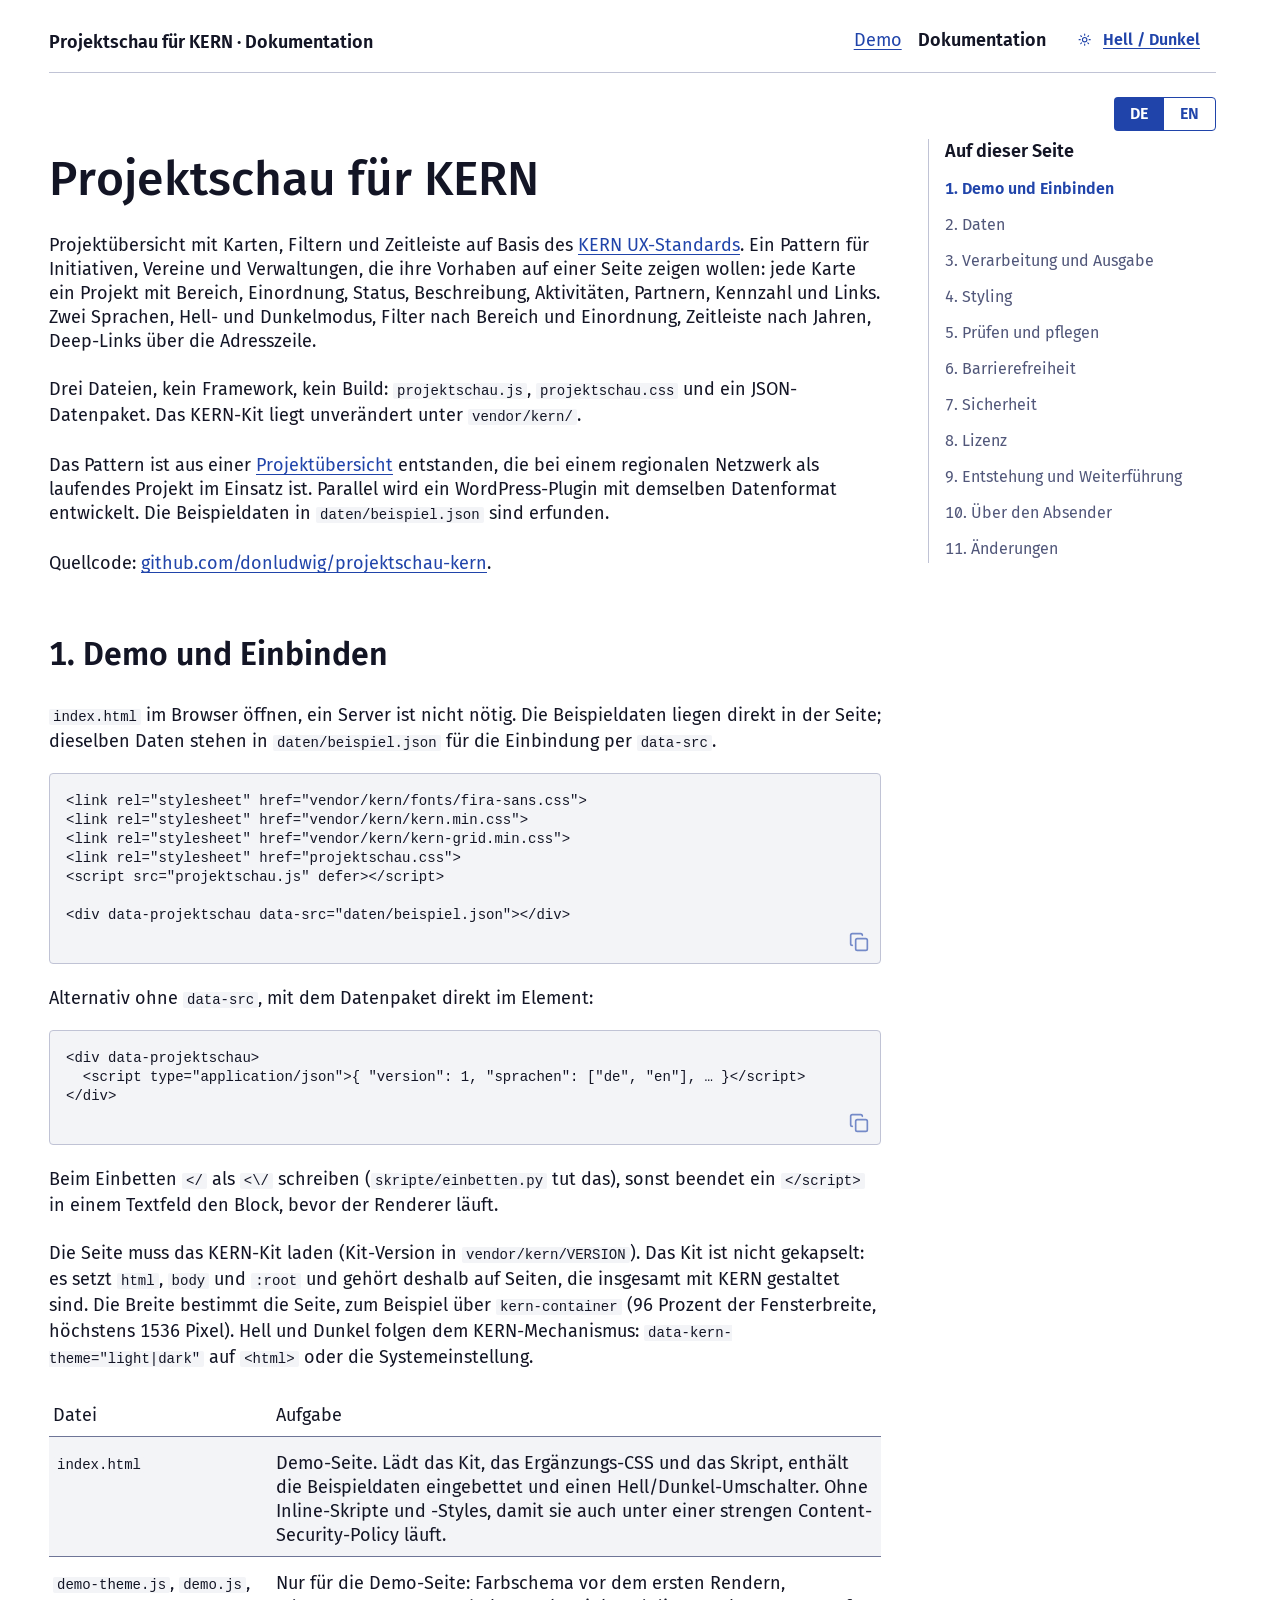
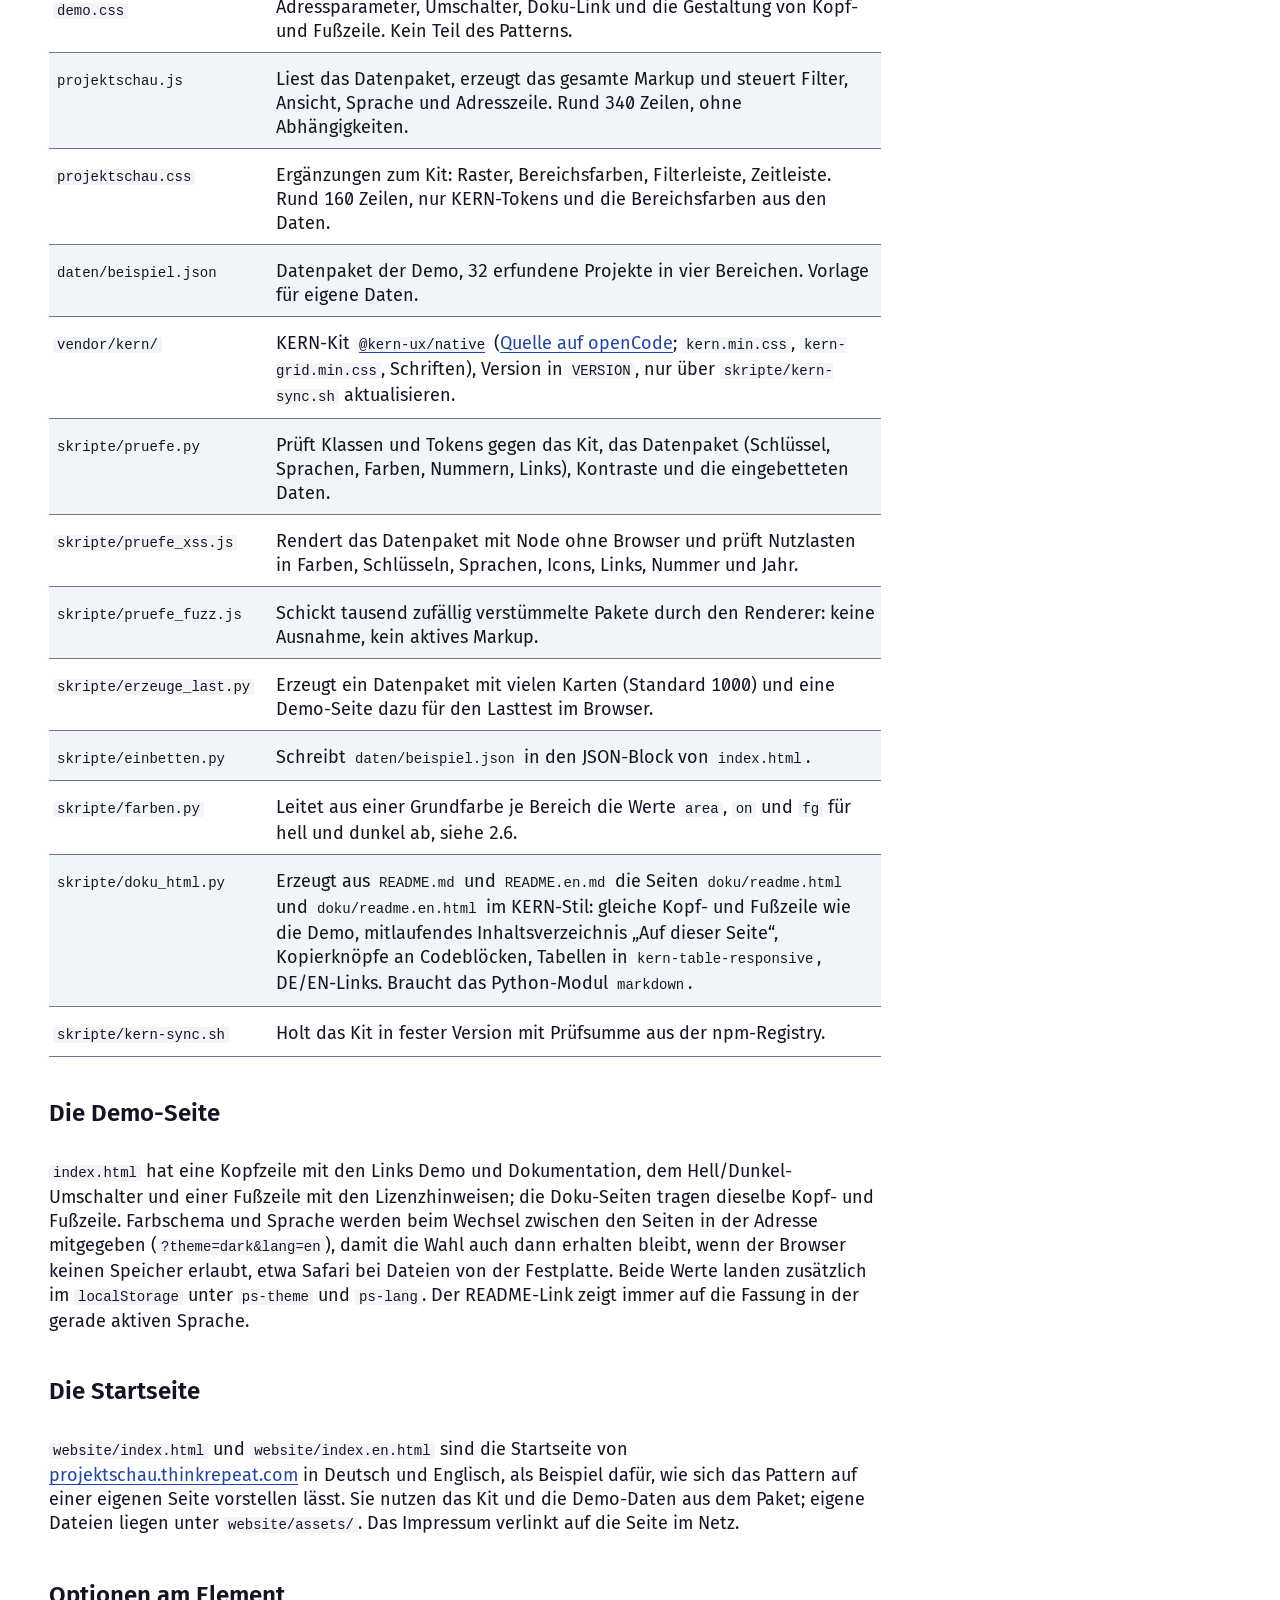
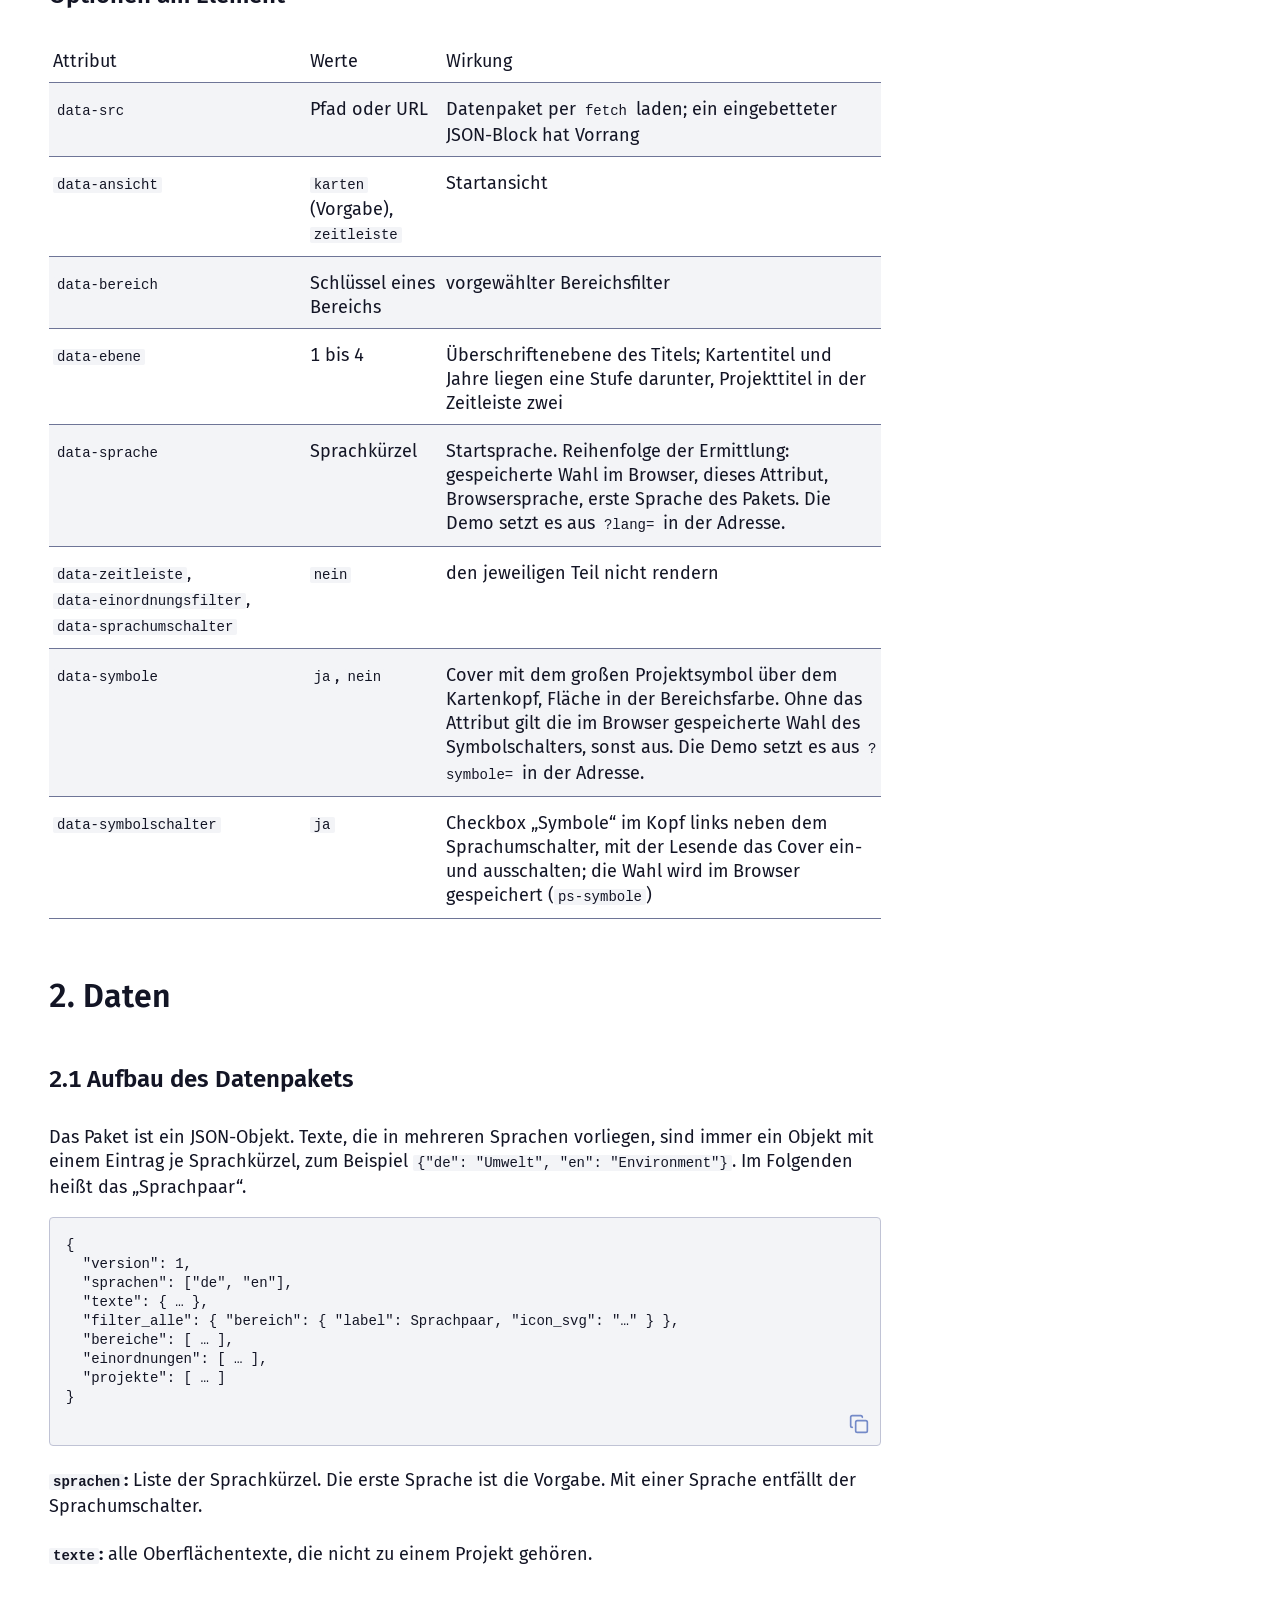
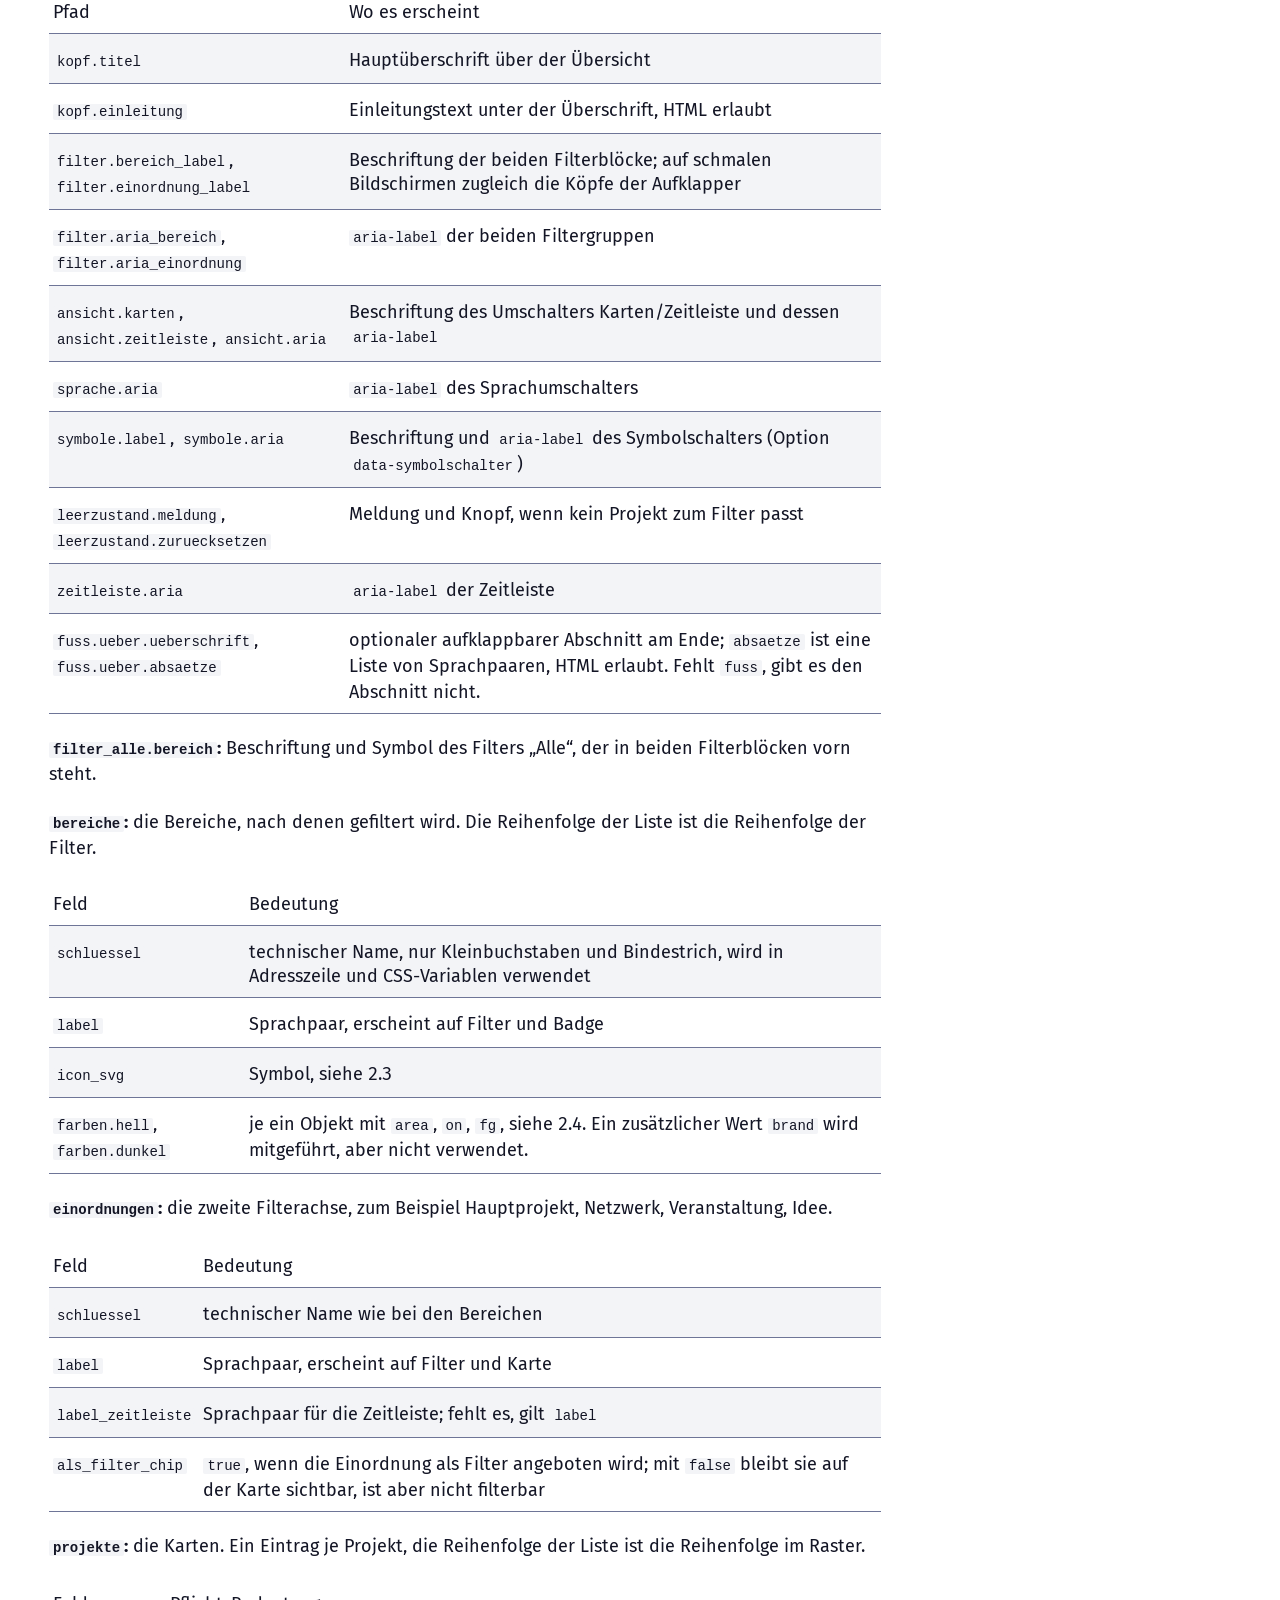
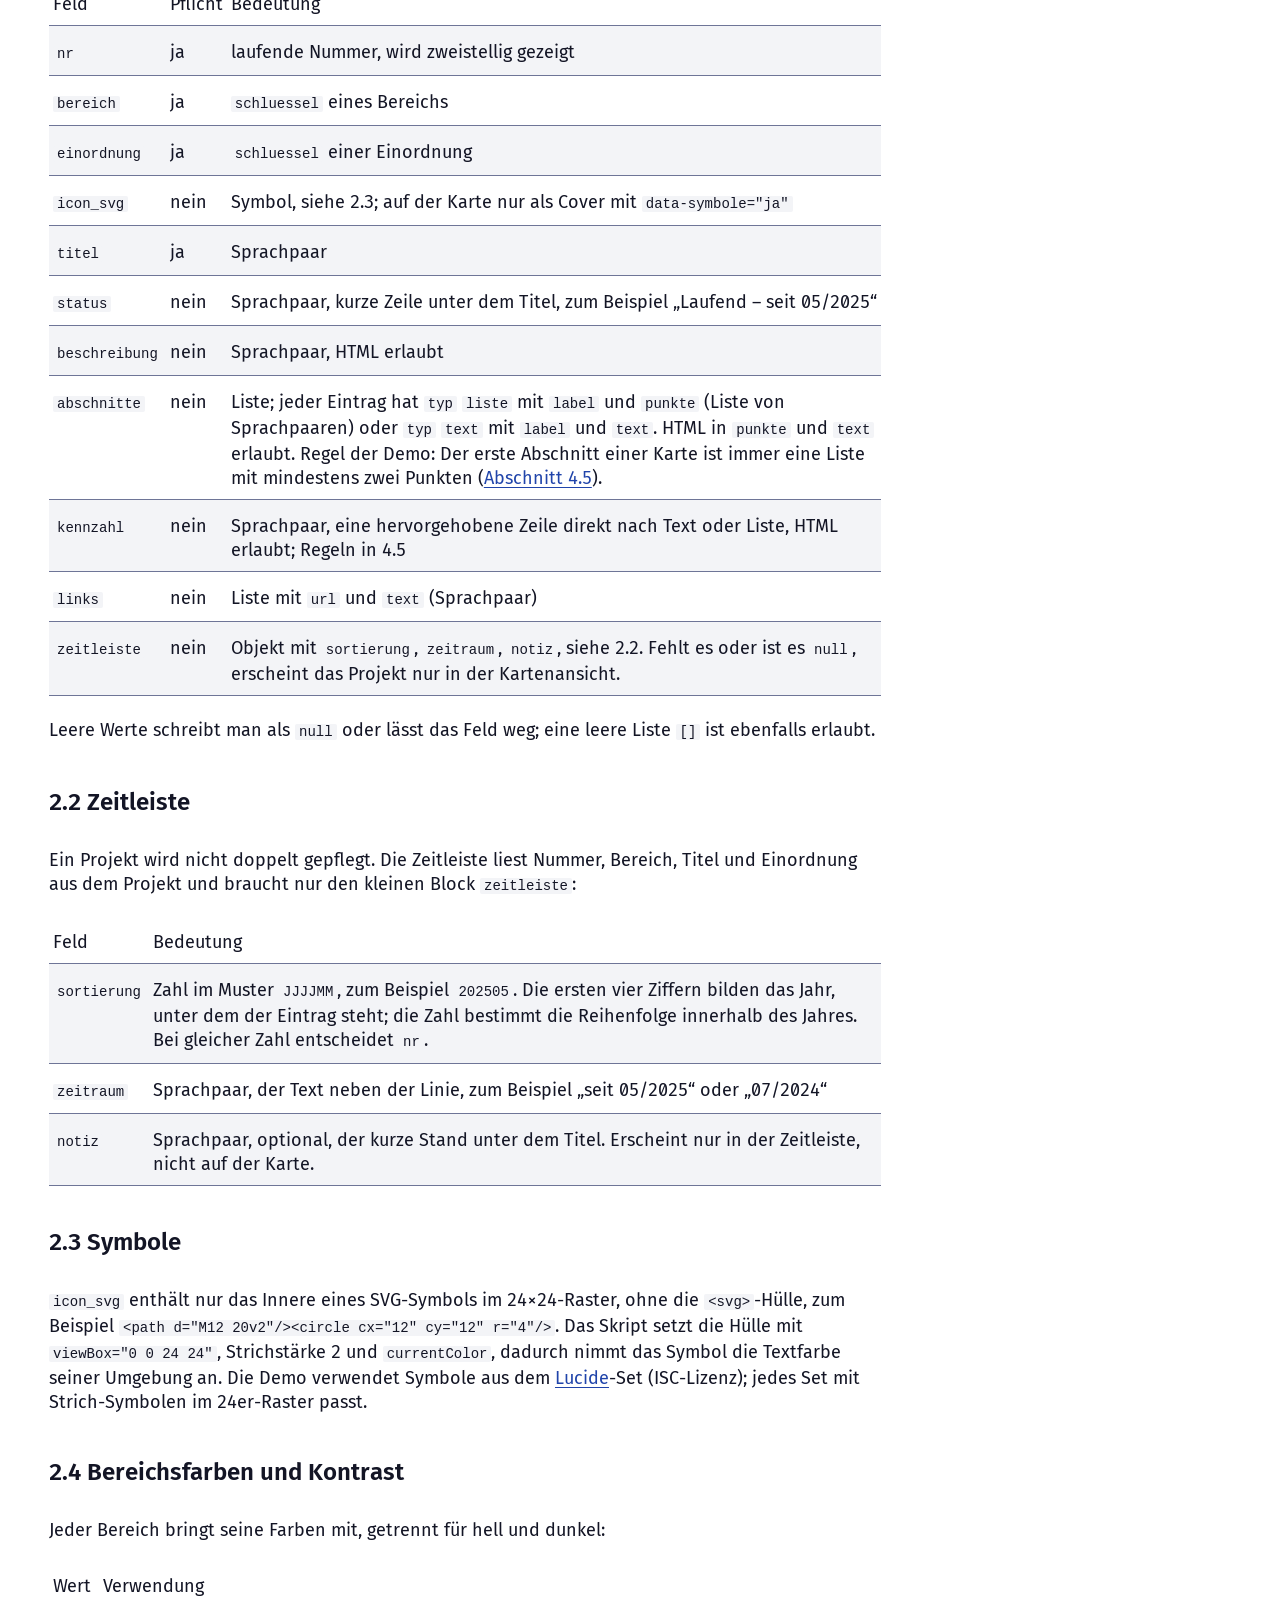
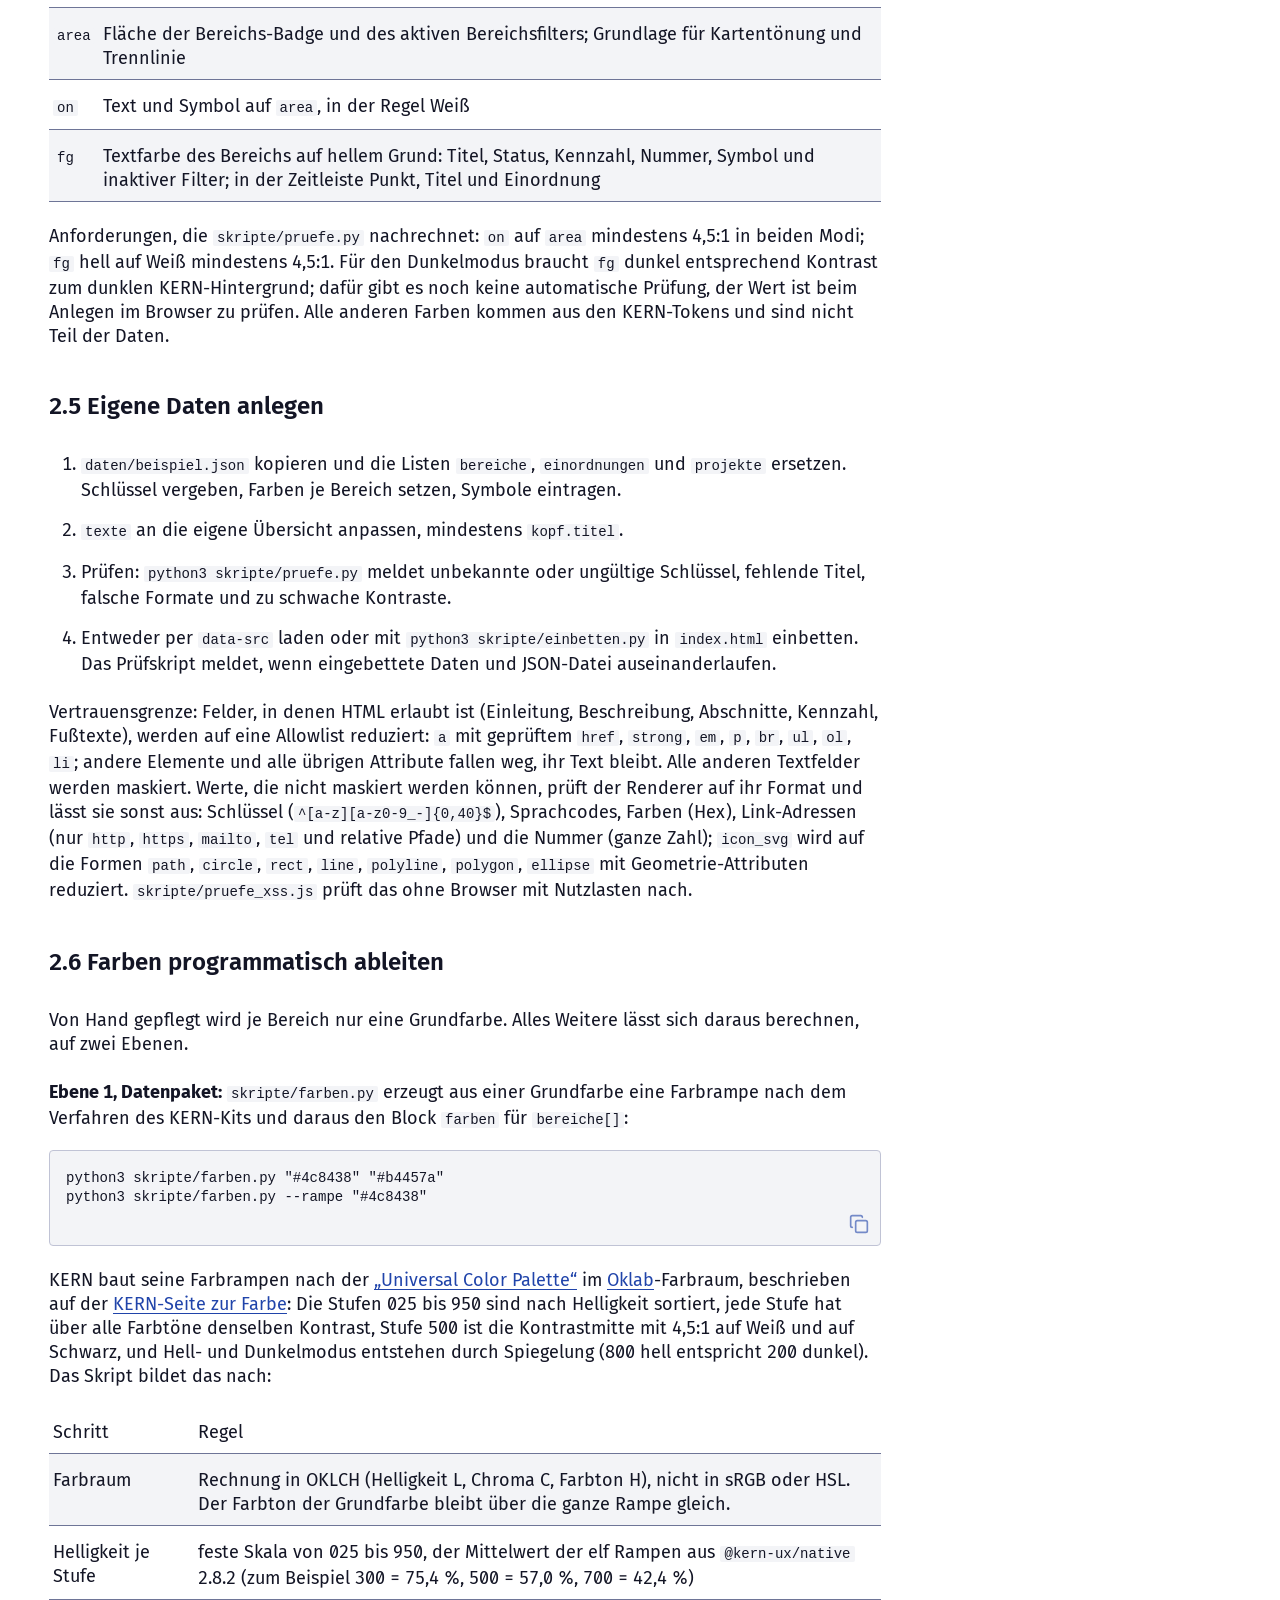
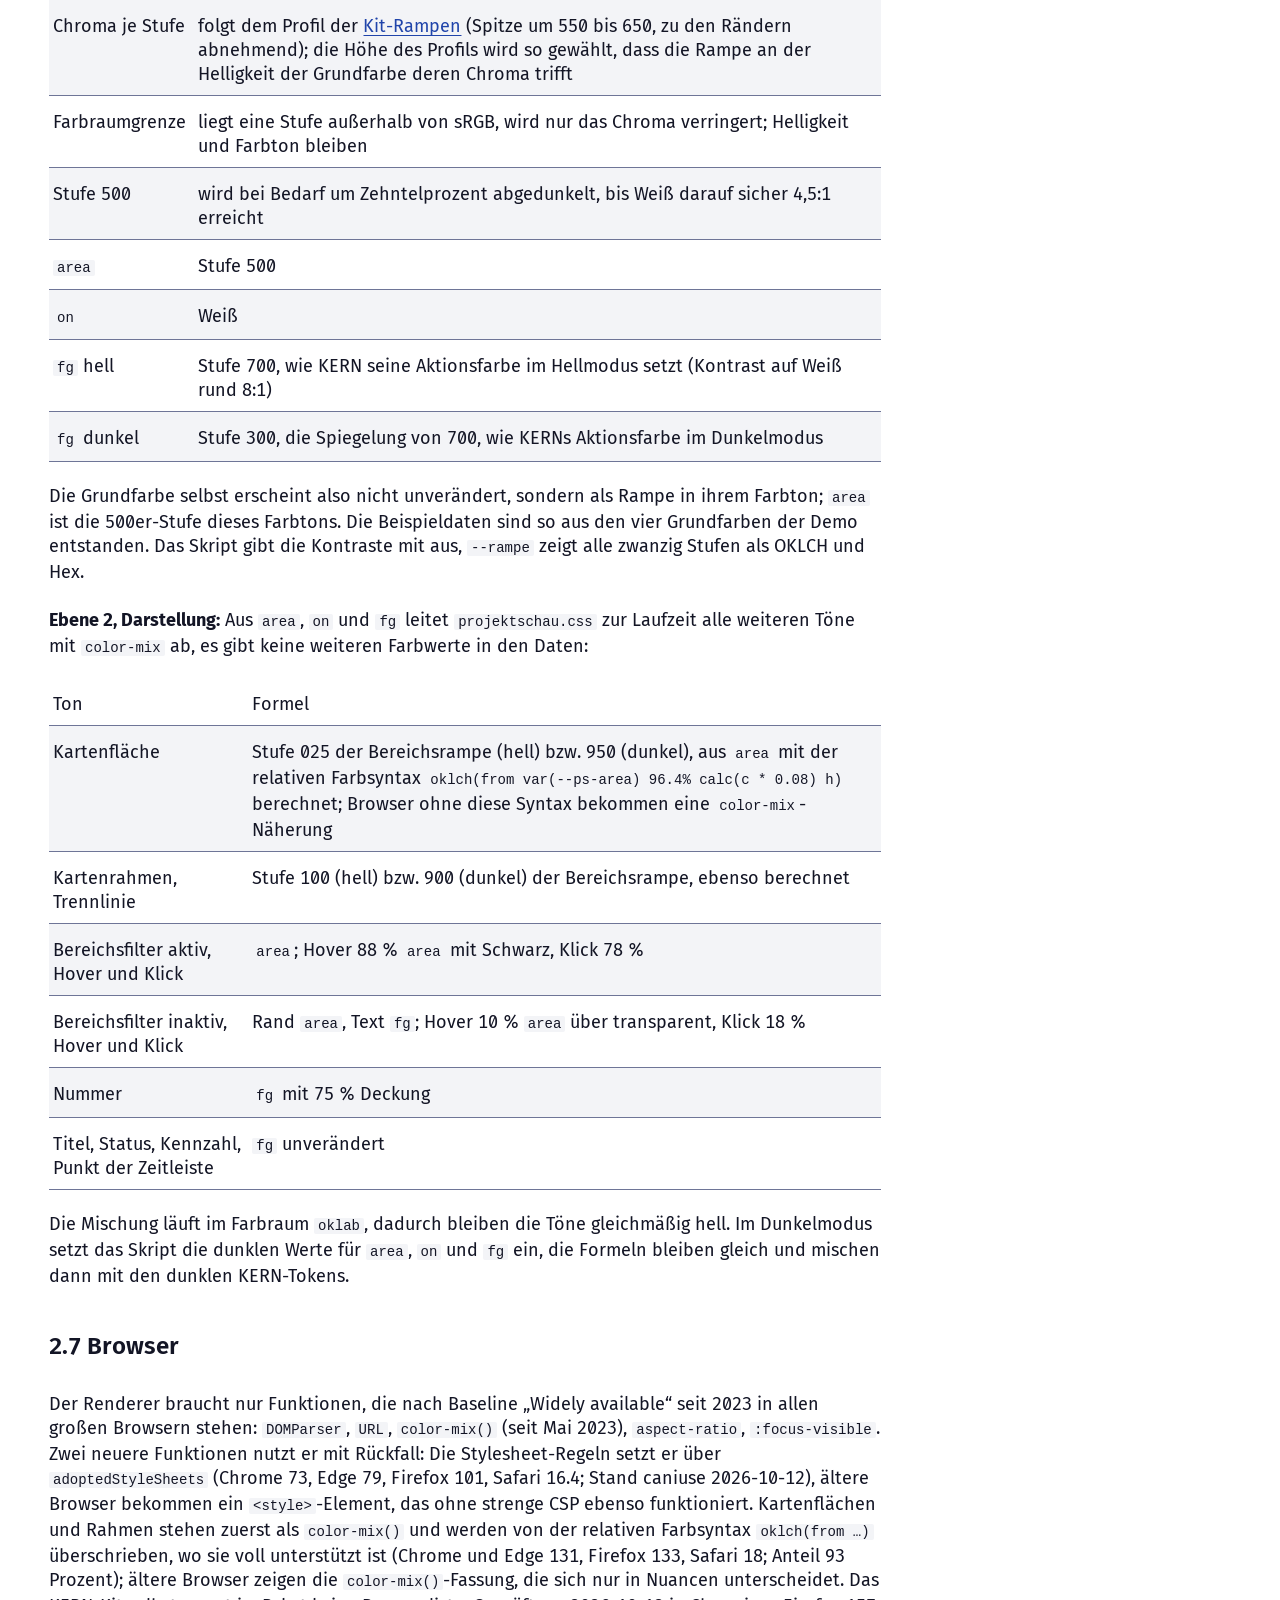
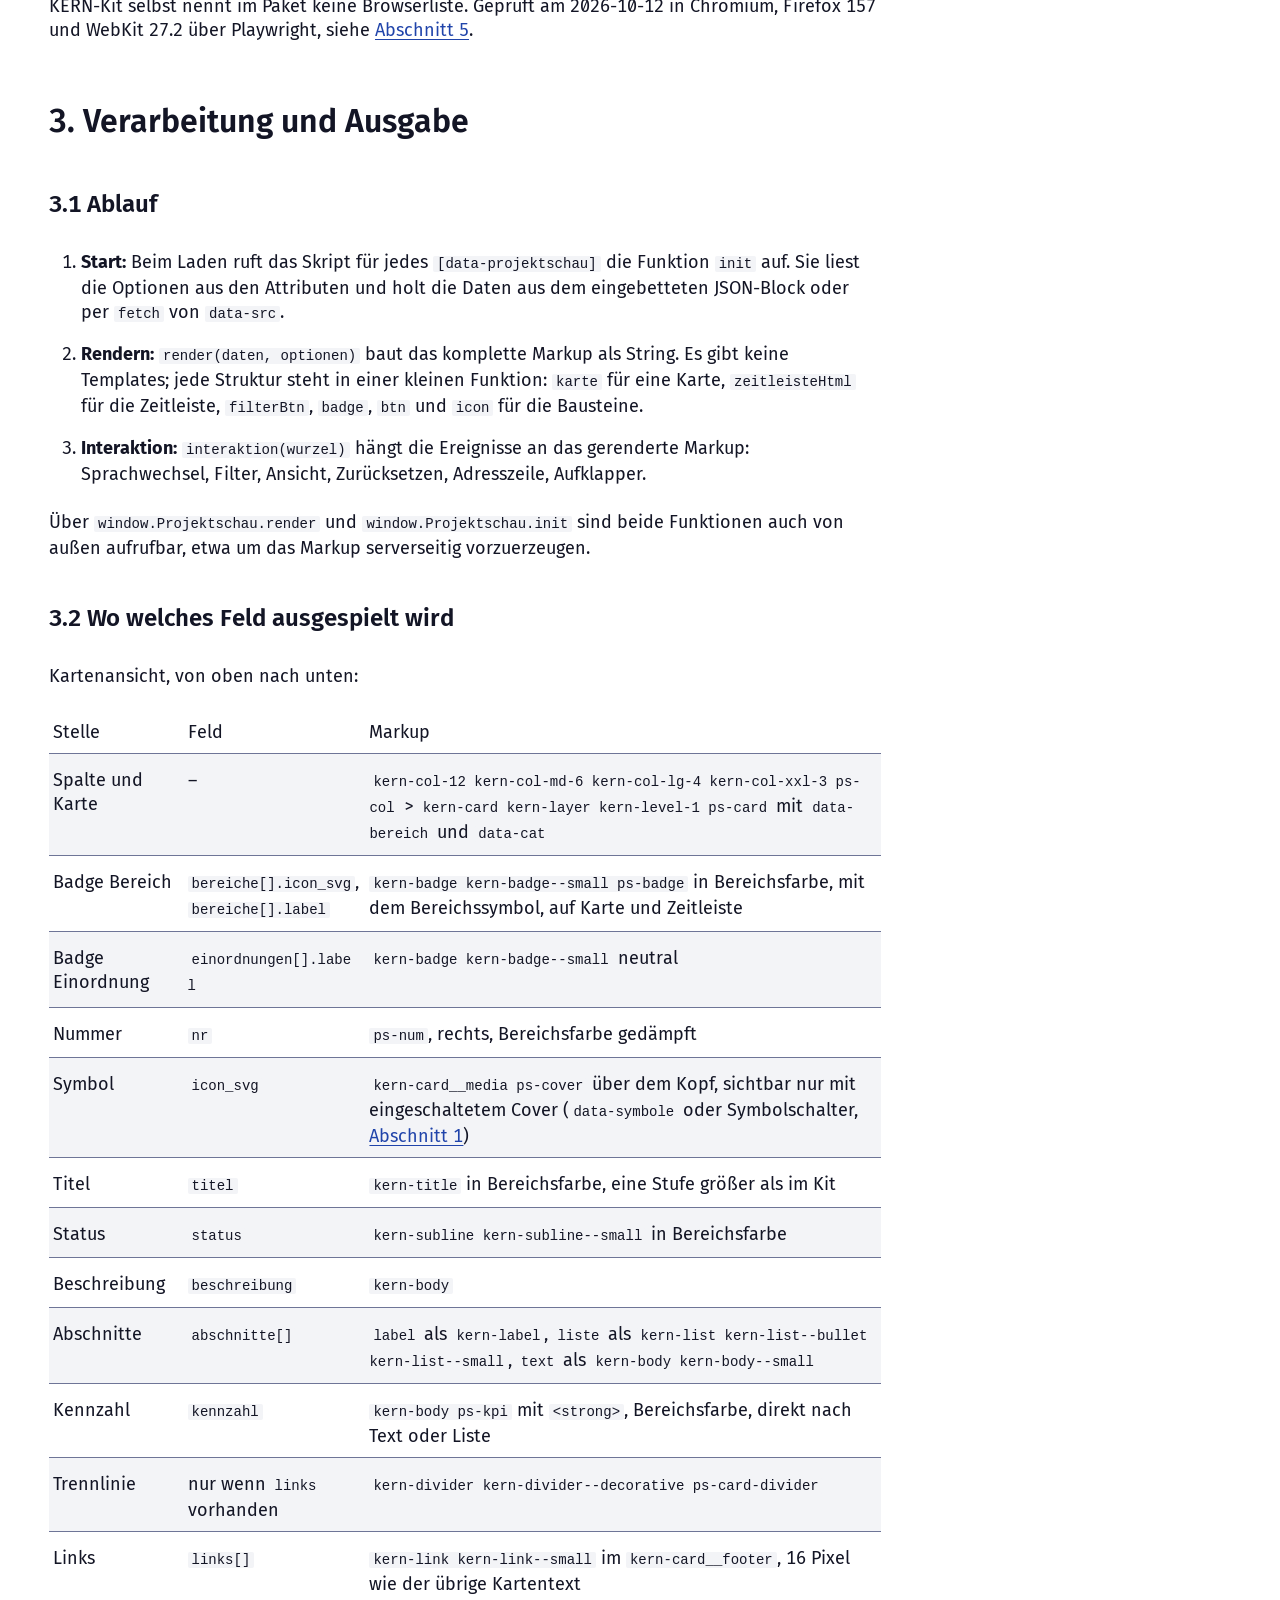
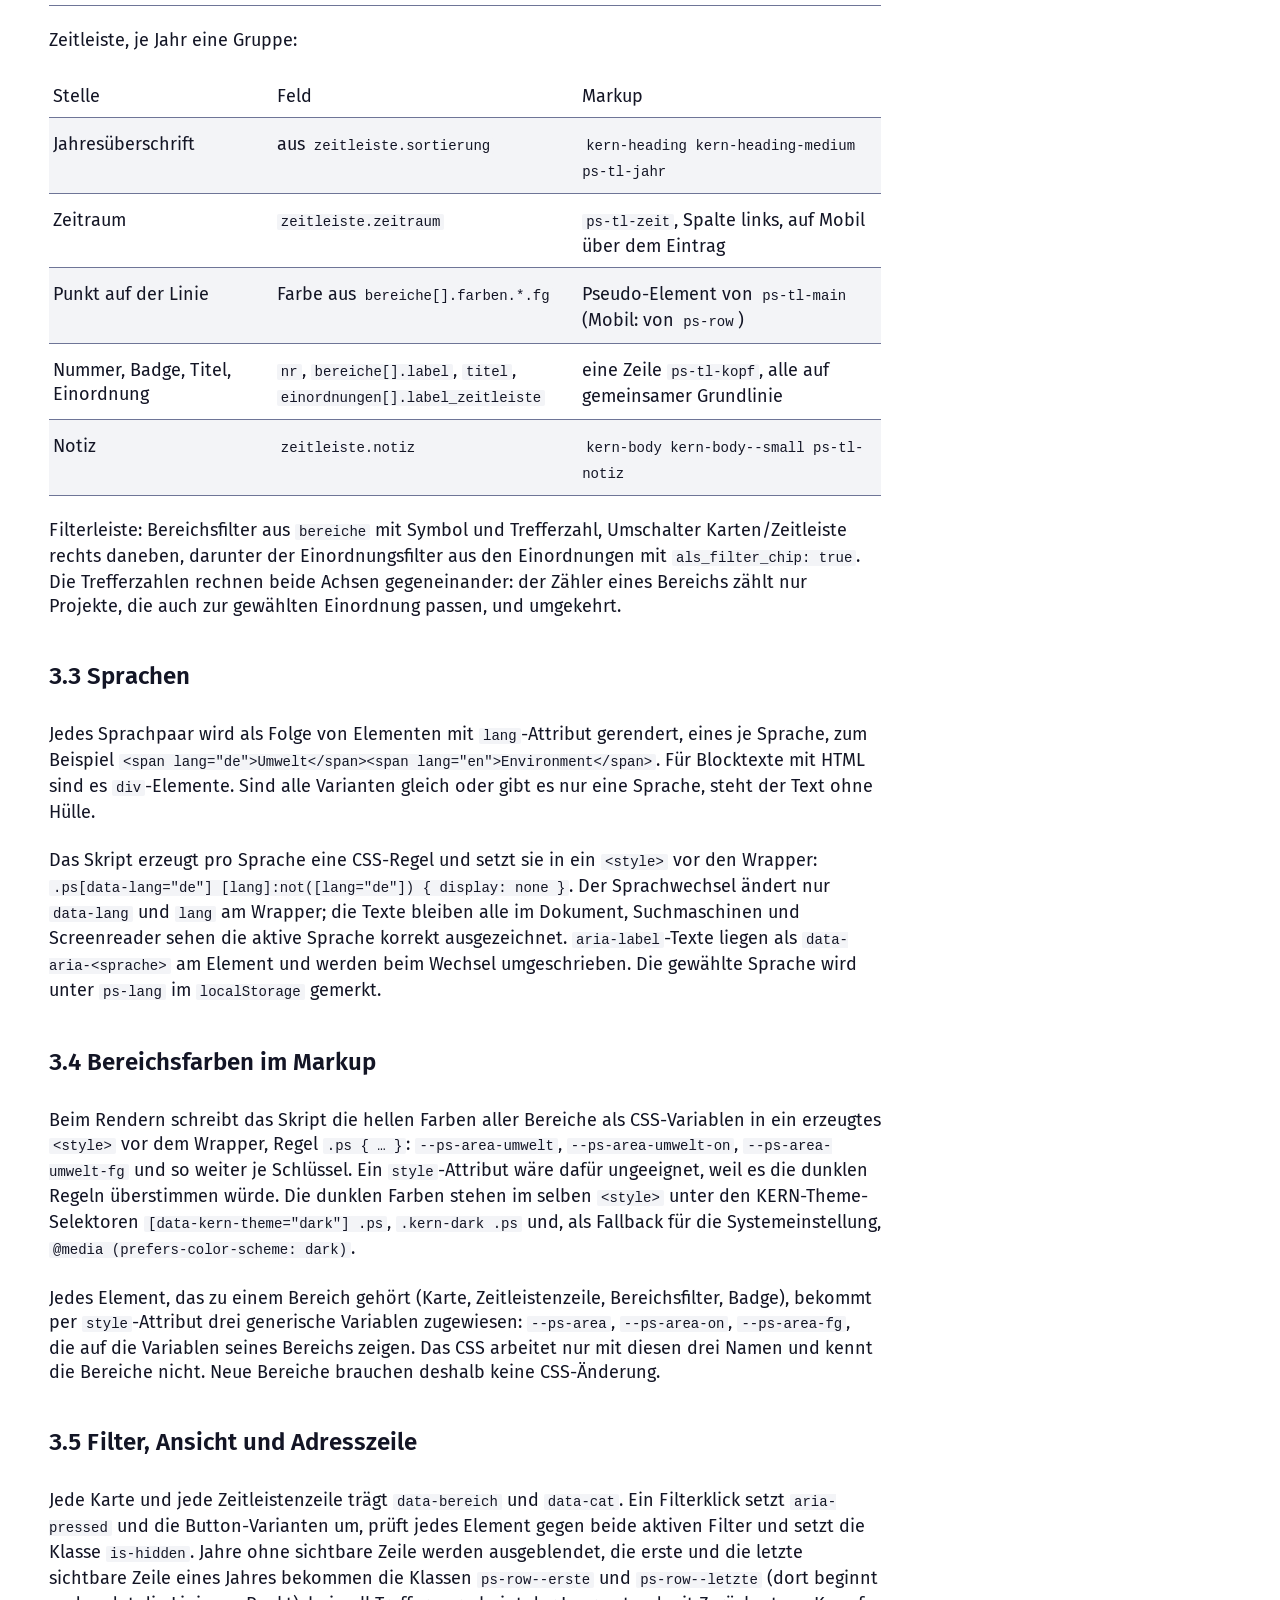
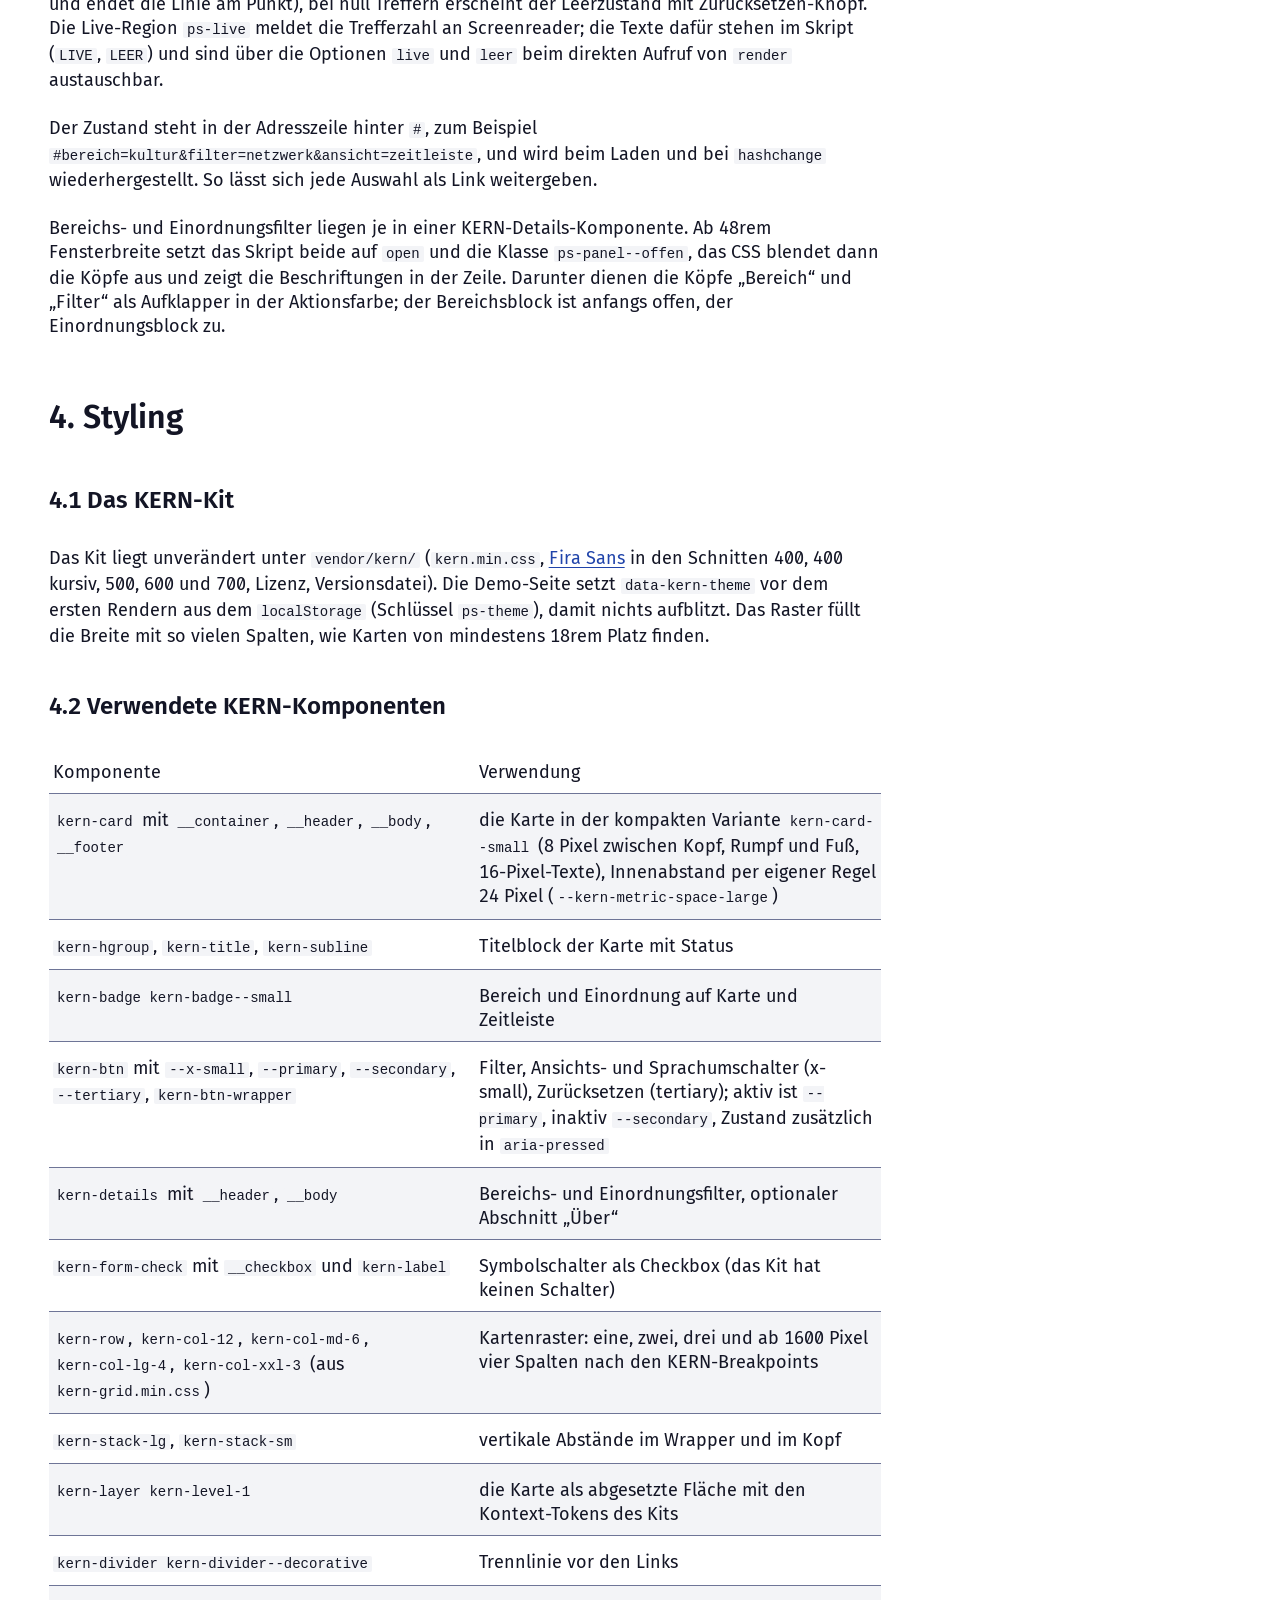
<file: doku/readme.html>
<!DOCTYPE html>
<html lang="de" data-kern-theme="light">
<head>
	<meta charset="utf-8">
	<meta name="viewport" content="width=device-width, initial-scale=1">
	<title>Dokumentation – Projektschau für KERN</title>
	<script src="doku-frueh.js"></script>
	<link rel="icon" href="data:,">
	<link rel="stylesheet" href="../vendor/kern/fonts/fira-sans.css">
	<link rel="stylesheet" href="../vendor/kern/kern.min.css">
	<link rel="stylesheet" href="../vendor/kern/kern-grid.min.css">
	<link rel="stylesheet" href="doku.css">
</head>
<body>
	<a class="kern-link demo-skip" href="#inhalt">Zum Inhalt springen</a>
	<div class="kern-container">
		<header class="demo-kopf">
			<p class="kern-body kern-body--bold">Projektschau für KERN · Dokumentation</p>
			<nav class="demo-navi" aria-label="Seiten"><a class="kern-link" href="../index.html">Demo</a><a class="kern-link" href="readme.html" aria-current="page">Dokumentation</a></nav>
			<button type="button" class="kern-btn kern-btn--tertiary kern-btn--small" id="farbschema" role="switch" aria-checked="false" aria-label="Dunkles Farbschema">
				<svg class="ps-icon demo-sonne" viewBox="0 0 24 24" fill="none" stroke="currentColor" stroke-width="2" stroke-linecap="round" stroke-linejoin="round" aria-hidden="true"><circle cx="12" cy="12" r="4"/><path d="M12 2v2M12 20v2M4.93 4.93l1.41 1.41M17.66 17.66l1.41 1.41M2 12h2M20 12h2M6.34 17.66l-1.41 1.41M19.07 4.93l-1.41 1.41"/></svg>
				<svg class="ps-icon demo-mond" viewBox="0 0 24 24" fill="none" stroke="currentColor" stroke-width="2" stroke-linecap="round" stroke-linejoin="round" aria-hidden="true"><path d="M21 12.79A9 9 0 1 1 11.21 3 7 7 0 0 0 21 12.79z"/></svg>
				<span class="kern-label">Hell / Dunkel</span>
			</button>
		</header>
		<div class="kern-btn-wrapper doku-lang" role="group" aria-label="Sprache wählen">
			<a class="kern-btn kern-btn--x-small kern-btn--primary" href="readme.html" data-lang="de" aria-current="page"><span class="kern-label">DE</span></a>
			<a class="kern-btn kern-btn--x-small kern-btn--secondary" href="readme.en.html" data-lang="en" aria-current="false"><span class="kern-label">EN</span></a>
		</div>
		<div class="doku-layout">
		<main id="inhalt" class="doku">
<h1 class="kern-heading-x-large" id="projektschau-für-kern">Projektschau für KERN</h1>
<p class="kern-body">Projektübersicht mit Karten, Filtern und Zeitleiste auf Basis des <a class="kern-link" rel="noopener" href="https://www.kern-ux.de">KERN UX-Standards</a>. Ein Pattern für Initiativen, Vereine und Verwaltungen, die ihre Vorhaben auf einer Seite zeigen wollen: jede Karte ein Projekt mit Bereich, Einordnung, Status, Beschreibung, Aktivitäten, Partnern, Kennzahl und Links. Zwei Sprachen, Hell- und Dunkelmodus, Filter nach Bereich und Einordnung, Zeitleiste nach Jahren, Deep-Links über die Adresszeile.</p>
<p class="kern-body">Drei Dateien, kein Framework, kein Build: <code>projektschau.js</code>, <code>projektschau.css</code> und ein JSON-Datenpaket. Das KERN-Kit liegt unverändert unter <code>vendor/kern/</code>.</p>
<p class="kern-body">Das Pattern ist aus einer <a class="kern-link" rel="noopener" href="https://ankerpunkt-hoherflaeming.de/projekte/">Projektübersicht</a> entstanden, die bei einem regionalen Netzwerk als laufendes Projekt im Einsatz ist. Parallel wird ein WordPress-Plugin mit demselben Datenformat entwickelt. Die Beispieldaten in <code>daten/beispiel.json</code> sind erfunden.</p>
<p class="kern-body">Quellcode: <a class="kern-link" rel="noopener" href="https://github.com/donludwig/projektschau-kern">github.com/donludwig/projektschau-kern</a>.</p>
<h2 class="kern-heading-large" id="1-demo-und-einbinden">1. Demo und Einbinden</h2>
<p class="kern-body"><code>index.html</code> im Browser öffnen, ein Server ist nicht nötig. Die Beispieldaten liegen direkt in der Seite; dieselben Daten stehen in <code>daten/beispiel.json</code> für die Einbindung per <code>data-src</code>.</p>
<div class="doku-code"><pre><code class="language-html">&lt;link rel=&quot;stylesheet&quot; href=&quot;vendor/kern/fonts/fira-sans.css&quot;&gt;
&lt;link rel=&quot;stylesheet&quot; href=&quot;vendor/kern/kern.min.css&quot;&gt;
&lt;link rel=&quot;stylesheet&quot; href=&quot;vendor/kern/kern-grid.min.css&quot;&gt;
&lt;link rel=&quot;stylesheet&quot; href=&quot;projektschau.css&quot;&gt;
&lt;script src=&quot;projektschau.js&quot; defer&gt;&lt;/script&gt;

&lt;div data-projektschau data-src=&quot;daten/beispiel.json&quot;&gt;&lt;/div&gt;
</code></pre><button type="button" class="kern-btn kern-btn--tertiary kern-btn--x-small doku-kopieren" aria-label="Code in die Zwischenablage kopieren" data-kopiert="Kopiert"><svg class="ps-icon" viewBox="0 0 24 24" fill="none" stroke="currentColor" stroke-width="2" stroke-linecap="round" stroke-linejoin="round" aria-hidden="true"><rect width="14" height="14" x="8" y="8" rx="2" ry="2"/><path d="M4 16c-1.1 0-2-.9-2-2V4c0-1.1.9-2 2-2h10c1.1 0 2 .9 2 2"/></svg><span class="kern-label" aria-live="polite"></span></button></div>
<p class="kern-body">Alternativ ohne <code>data-src</code>, mit dem Datenpaket direkt im Element:</p>
<div class="doku-code"><pre><code class="language-html">&lt;div data-projektschau&gt;
  &lt;script type=&quot;application/json&quot;&gt;{ &quot;version&quot;: 1, &quot;sprachen&quot;: [&quot;de&quot;, &quot;en&quot;], … }&lt;/script&gt;
&lt;/div&gt;
</code></pre><button type="button" class="kern-btn kern-btn--tertiary kern-btn--x-small doku-kopieren" aria-label="Code in die Zwischenablage kopieren" data-kopiert="Kopiert"><svg class="ps-icon" viewBox="0 0 24 24" fill="none" stroke="currentColor" stroke-width="2" stroke-linecap="round" stroke-linejoin="round" aria-hidden="true"><rect width="14" height="14" x="8" y="8" rx="2" ry="2"/><path d="M4 16c-1.1 0-2-.9-2-2V4c0-1.1.9-2 2-2h10c1.1 0 2 .9 2 2"/></svg><span class="kern-label" aria-live="polite"></span></button></div>
<p class="kern-body">Beim Einbetten <code>&lt;/</code> als <code>&lt;\/</code> schreiben (<code>skripte/einbetten.py</code> tut das), sonst beendet ein <code>&lt;/script&gt;</code> in einem Textfeld den Block, bevor der Renderer läuft.</p>
<p class="kern-body">Die Seite muss das KERN-Kit laden (Kit-Version in <code>vendor/kern/VERSION</code>). Das Kit ist nicht gekapselt: es setzt <code>html</code>, <code>body</code> und <code>:root</code> und gehört deshalb auf Seiten, die insgesamt mit KERN gestaltet sind. Die Breite bestimmt die Seite, zum Beispiel über <code>kern-container</code> (96 Prozent der Fensterbreite, höchstens 1536 Pixel). Hell und Dunkel folgen dem KERN-Mechanismus: <code>data-kern-theme="light|dark"</code> auf <code>&lt;html&gt;</code> oder die Systemeinstellung.</p>
<div class="kern-table-responsive" data-name="Tabelle, seitlich verschiebbar"><table class="kern-table kern-table--striped">
<thead class="kern-table__header">
<tr class="kern-table__row">
<th class="kern-table__cell">Datei</th>
<th class="kern-table__cell">Aufgabe</th>
</tr>
</thead>
<tbody class="kern-table__body">
<tr class="kern-table__row">
<td class="kern-table__cell"><code>index.html</code></td>
<td class="kern-table__cell">Demo-Seite. Lädt das Kit, das Ergänzungs-CSS und das Skript, enthält die Beispieldaten eingebettet und einen Hell/Dunkel-Umschalter. Ohne Inline-Skripte und -Styles, damit sie auch unter einer strengen Content-Security-Policy läuft.</td>
</tr>
<tr class="kern-table__row">
<td class="kern-table__cell"><code>demo-theme.js</code>, <code>demo.js</code>, <code>demo.css</code></td>
<td class="kern-table__cell">Nur für die Demo-Seite: Farbschema vor dem ersten Rendern, Adressparameter, Umschalter, Doku-Link und die Gestaltung von Kopf- und Fußzeile. Kein Teil des Patterns.</td>
</tr>
<tr class="kern-table__row">
<td class="kern-table__cell"><code>projektschau.js</code></td>
<td class="kern-table__cell">Liest das Datenpaket, erzeugt das gesamte Markup und steuert Filter, Ansicht, Sprache und Adresszeile. Rund 340 Zeilen, ohne Abhängigkeiten.</td>
</tr>
<tr class="kern-table__row">
<td class="kern-table__cell"><code>projektschau.css</code></td>
<td class="kern-table__cell">Ergänzungen zum Kit: Raster, Bereichsfarben, Filterleiste, Zeitleiste. Rund 160 Zeilen, nur KERN-Tokens und die Bereichsfarben aus den Daten.</td>
</tr>
<tr class="kern-table__row">
<td class="kern-table__cell"><code>daten/beispiel.json</code></td>
<td class="kern-table__cell">Datenpaket der Demo, 32 erfundene Projekte in vier Bereichen. Vorlage für eigene Daten.</td>
</tr>
<tr class="kern-table__row">
<td class="kern-table__cell"><code>vendor/kern/</code></td>
<td class="kern-table__cell">KERN-Kit <a class="kern-link" rel="noopener" href="https://www.npmjs.com/package/@kern-ux/native"><code>@kern-ux/native</code></a> (<a class="kern-link" rel="noopener" href="https://gitlab.opencode.de/kern-ux/kern-ux-plain">Quelle auf openCode</a>; <code>kern.min.css</code>, <code>kern-grid.min.css</code>, Schriften), Version in <code>VERSION</code>, nur über <code>skripte/kern-sync.sh</code> aktualisieren.</td>
</tr>
<tr class="kern-table__row">
<td class="kern-table__cell"><code>skripte/pruefe.py</code></td>
<td class="kern-table__cell">Prüft Klassen und Tokens gegen das Kit, das Datenpaket (Schlüssel, Sprachen, Farben, Nummern, Links), Kontraste und die eingebetteten Daten.</td>
</tr>
<tr class="kern-table__row">
<td class="kern-table__cell"><code>skripte/pruefe_xss.js</code></td>
<td class="kern-table__cell">Rendert das Datenpaket mit Node ohne Browser und prüft Nutzlasten in Farben, Schlüsseln, Sprachen, Icons, Links, Nummer und Jahr.</td>
</tr>
<tr class="kern-table__row">
<td class="kern-table__cell"><code>skripte/pruefe_fuzz.js</code></td>
<td class="kern-table__cell">Schickt tausend zufällig verstümmelte Pakete durch den Renderer: keine Ausnahme, kein aktives Markup.</td>
</tr>
<tr class="kern-table__row">
<td class="kern-table__cell"><code>skripte/erzeuge_last.py</code></td>
<td class="kern-table__cell">Erzeugt ein Datenpaket mit vielen Karten (Standard 1000) und eine Demo-Seite dazu für den Lasttest im Browser.</td>
</tr>
<tr class="kern-table__row">
<td class="kern-table__cell"><code>skripte/einbetten.py</code></td>
<td class="kern-table__cell">Schreibt <code>daten/beispiel.json</code> in den JSON-Block von <code>index.html</code>.</td>
</tr>
<tr class="kern-table__row">
<td class="kern-table__cell"><code>skripte/farben.py</code></td>
<td class="kern-table__cell">Leitet aus einer Grundfarbe je Bereich die Werte <code>area</code>, <code>on</code> und <code>fg</code> für hell und dunkel ab, siehe 2.6.</td>
</tr>
<tr class="kern-table__row">
<td class="kern-table__cell"><code>skripte/doku_html.py</code></td>
<td class="kern-table__cell">Erzeugt aus <code>README.md</code> und <code>README.en.md</code> die Seiten <code>doku/readme.html</code> und <code>doku/readme.en.html</code> im KERN-Stil: gleiche Kopf- und Fußzeile wie die Demo, mitlaufendes Inhaltsverzeichnis „Auf dieser Seite“, Kopierknöpfe an Codeblöcken, Tabellen in <code>kern-table-responsive</code>, DE/EN-Links. Braucht das Python-Modul <code>markdown</code>.</td>
</tr>
<tr class="kern-table__row">
<td class="kern-table__cell"><code>skripte/kern-sync.sh</code></td>
<td class="kern-table__cell">Holt das Kit in fester Version mit Prüfsumme aus der npm-Registry.</td>
</tr>
</tbody>
</table></div>
<h3 class="kern-heading-medium" id="die-demo-seite">Die Demo-Seite</h3>
<p class="kern-body"><code>index.html</code> hat eine Kopfzeile mit den Links Demo und Dokumentation, dem Hell/Dunkel-Umschalter und einer Fußzeile mit den Lizenzhinweisen; die Doku-Seiten tragen dieselbe Kopf- und Fußzeile. Farbschema und Sprache werden beim Wechsel zwischen den Seiten in der Adresse mitgegeben (<code>?theme=dark&amp;lang=en</code>), damit die Wahl auch dann erhalten bleibt, wenn der Browser keinen Speicher erlaubt, etwa Safari bei Dateien von der Festplatte. Beide Werte landen zusätzlich im <code>localStorage</code> unter <code>ps-theme</code> und <code>ps-lang</code>. Der README-Link zeigt immer auf die Fassung in der gerade aktiven Sprache.</p>
<h3 class="kern-heading-medium" id="die-startseite">Die Startseite</h3>
<p class="kern-body"><code>website/index.html</code> und <code>website/index.en.html</code> sind die Startseite von <a class="kern-link" rel="noopener" href="https://projektschau.thinkrepeat.com/">projektschau.thinkrepeat.com</a> in Deutsch und Englisch, als Beispiel dafür, wie sich das Pattern auf einer eigenen Seite vorstellen lässt. Sie nutzen das Kit und die Demo-Daten aus dem Paket; eigene Dateien liegen unter <code>website/assets/</code>. Das Impressum verlinkt auf die Seite im Netz.</p>
<h3 class="kern-heading-medium" id="optionen-am-element">Optionen am Element</h3>
<div class="kern-table-responsive" data-name="Tabelle, seitlich verschiebbar"><table class="kern-table kern-table--striped">
<thead class="kern-table__header">
<tr class="kern-table__row">
<th class="kern-table__cell">Attribut</th>
<th class="kern-table__cell">Werte</th>
<th class="kern-table__cell">Wirkung</th>
</tr>
</thead>
<tbody class="kern-table__body">
<tr class="kern-table__row">
<td class="kern-table__cell"><code>data-src</code></td>
<td class="kern-table__cell">Pfad oder URL</td>
<td class="kern-table__cell">Datenpaket per <code>fetch</code> laden; ein eingebetteter JSON-Block hat Vorrang</td>
</tr>
<tr class="kern-table__row">
<td class="kern-table__cell"><code>data-ansicht</code></td>
<td class="kern-table__cell"><code>karten</code> (Vorgabe), <code>zeitleiste</code></td>
<td class="kern-table__cell">Startansicht</td>
</tr>
<tr class="kern-table__row">
<td class="kern-table__cell"><code>data-bereich</code></td>
<td class="kern-table__cell">Schlüssel eines Bereichs</td>
<td class="kern-table__cell">vorgewählter Bereichsfilter</td>
</tr>
<tr class="kern-table__row">
<td class="kern-table__cell"><code>data-ebene</code></td>
<td class="kern-table__cell">1 bis 4</td>
<td class="kern-table__cell">Überschriftenebene des Titels; Kartentitel und Jahre liegen eine Stufe darunter, Projekttitel in der Zeitleiste zwei</td>
</tr>
<tr class="kern-table__row">
<td class="kern-table__cell"><code>data-sprache</code></td>
<td class="kern-table__cell">Sprachkürzel</td>
<td class="kern-table__cell">Startsprache. Reihenfolge der Ermittlung: gespeicherte Wahl im Browser, dieses Attribut, Browsersprache, erste Sprache des Pakets. Die Demo setzt es aus <code>?lang=</code> in der Adresse.</td>
</tr>
<tr class="kern-table__row">
<td class="kern-table__cell"><code>data-zeitleiste</code>, <code>data-einordnungsfilter</code>, <code>data-sprachumschalter</code></td>
<td class="kern-table__cell"><code>nein</code></td>
<td class="kern-table__cell">den jeweiligen Teil nicht rendern</td>
</tr>
<tr class="kern-table__row">
<td class="kern-table__cell"><code>data-symbole</code></td>
<td class="kern-table__cell"><code>ja</code>, <code>nein</code></td>
<td class="kern-table__cell">Cover mit dem großen Projektsymbol über dem Kartenkopf, Fläche in der Bereichsfarbe. Ohne das Attribut gilt die im Browser gespeicherte Wahl des Symbolschalters, sonst aus. Die Demo setzt es aus <code>?symbole=</code> in der Adresse.</td>
</tr>
<tr class="kern-table__row">
<td class="kern-table__cell"><code>data-symbolschalter</code></td>
<td class="kern-table__cell"><code>ja</code></td>
<td class="kern-table__cell">Checkbox „Symbole“ im Kopf links neben dem Sprachumschalter, mit der Lesende das Cover ein- und ausschalten; die Wahl wird im Browser gespeichert (<code>ps-symbole</code>)</td>
</tr>
</tbody>
</table></div>
<h2 class="kern-heading-large" id="2-daten">2. Daten</h2>
<h3 class="kern-heading-medium" id="21-aufbau-des-datenpakets">2.1 Aufbau des Datenpakets</h3>
<p class="kern-body">Das Paket ist ein JSON-Objekt. Texte, die in mehreren Sprachen vorliegen, sind immer ein Objekt mit einem Eintrag je Sprachkürzel, zum Beispiel <code>{"de": "Umwelt", "en": "Environment"}</code>. Im Folgenden heißt das „Sprachpaar“.</p>
<div class="doku-code"><pre><code>{
  &quot;version&quot;: 1,
  &quot;sprachen&quot;: [&quot;de&quot;, &quot;en&quot;],
  &quot;texte&quot;: { … },
  &quot;filter_alle&quot;: { &quot;bereich&quot;: { &quot;label&quot;: Sprachpaar, &quot;icon_svg&quot;: &quot;…&quot; } },
  &quot;bereiche&quot;: [ … ],
  &quot;einordnungen&quot;: [ … ],
  &quot;projekte&quot;: [ … ]
}
</code></pre><button type="button" class="kern-btn kern-btn--tertiary kern-btn--x-small doku-kopieren" aria-label="Code in die Zwischenablage kopieren" data-kopiert="Kopiert"><svg class="ps-icon" viewBox="0 0 24 24" fill="none" stroke="currentColor" stroke-width="2" stroke-linecap="round" stroke-linejoin="round" aria-hidden="true"><rect width="14" height="14" x="8" y="8" rx="2" ry="2"/><path d="M4 16c-1.1 0-2-.9-2-2V4c0-1.1.9-2 2-2h10c1.1 0 2 .9 2 2"/></svg><span class="kern-label" aria-live="polite"></span></button></div>
<p class="kern-body"><strong><code>sprachen</code>:</strong> Liste der Sprachkürzel. Die erste Sprache ist die Vorgabe. Mit einer Sprache entfällt der Sprachumschalter.</p>
<p class="kern-body"><strong><code>texte</code>:</strong> alle Oberflächentexte, die nicht zu einem Projekt gehören.</p>
<div class="kern-table-responsive" data-name="Tabelle, seitlich verschiebbar"><table class="kern-table kern-table--striped">
<thead class="kern-table__header">
<tr class="kern-table__row">
<th class="kern-table__cell">Pfad</th>
<th class="kern-table__cell">Wo es erscheint</th>
</tr>
</thead>
<tbody class="kern-table__body">
<tr class="kern-table__row">
<td class="kern-table__cell"><code>kopf.titel</code></td>
<td class="kern-table__cell">Hauptüberschrift über der Übersicht</td>
</tr>
<tr class="kern-table__row">
<td class="kern-table__cell"><code>kopf.einleitung</code></td>
<td class="kern-table__cell">Einleitungstext unter der Überschrift, HTML erlaubt</td>
</tr>
<tr class="kern-table__row">
<td class="kern-table__cell"><code>filter.bereich_label</code>, <code>filter.einordnung_label</code></td>
<td class="kern-table__cell">Beschriftung der beiden Filterblöcke; auf schmalen Bildschirmen zugleich die Köpfe der Aufklapper</td>
</tr>
<tr class="kern-table__row">
<td class="kern-table__cell"><code>filter.aria_bereich</code>, <code>filter.aria_einordnung</code></td>
<td class="kern-table__cell"><code>aria-label</code> der beiden Filtergruppen</td>
</tr>
<tr class="kern-table__row">
<td class="kern-table__cell"><code>ansicht.karten</code>, <code>ansicht.zeitleiste</code>, <code>ansicht.aria</code></td>
<td class="kern-table__cell">Beschriftung des Umschalters Karten/Zeitleiste und dessen <code>aria-label</code></td>
</tr>
<tr class="kern-table__row">
<td class="kern-table__cell"><code>sprache.aria</code></td>
<td class="kern-table__cell"><code>aria-label</code> des Sprachumschalters</td>
</tr>
<tr class="kern-table__row">
<td class="kern-table__cell"><code>symbole.label</code>, <code>symbole.aria</code></td>
<td class="kern-table__cell">Beschriftung und <code>aria-label</code> des Symbolschalters (Option <code>data-symbolschalter</code>)</td>
</tr>
<tr class="kern-table__row">
<td class="kern-table__cell"><code>leerzustand.meldung</code>, <code>leerzustand.zuruecksetzen</code></td>
<td class="kern-table__cell">Meldung und Knopf, wenn kein Projekt zum Filter passt</td>
</tr>
<tr class="kern-table__row">
<td class="kern-table__cell"><code>zeitleiste.aria</code></td>
<td class="kern-table__cell"><code>aria-label</code> der Zeitleiste</td>
</tr>
<tr class="kern-table__row">
<td class="kern-table__cell"><code>fuss.ueber.ueberschrift</code>, <code>fuss.ueber.absaetze</code></td>
<td class="kern-table__cell">optionaler aufklappbarer Abschnitt am Ende; <code>absaetze</code> ist eine Liste von Sprachpaaren, HTML erlaubt. Fehlt <code>fuss</code>, gibt es den Abschnitt nicht.</td>
</tr>
</tbody>
</table></div>
<p class="kern-body"><strong><code>filter_alle.bereich</code>:</strong> Beschriftung und Symbol des Filters „Alle“, der in beiden Filterblöcken vorn steht.</p>
<p class="kern-body"><strong><code>bereiche</code>:</strong> die Bereiche, nach denen gefiltert wird. Die Reihenfolge der Liste ist die Reihenfolge der Filter.</p>
<div class="kern-table-responsive" data-name="Tabelle, seitlich verschiebbar"><table class="kern-table kern-table--striped">
<thead class="kern-table__header">
<tr class="kern-table__row">
<th class="kern-table__cell">Feld</th>
<th class="kern-table__cell">Bedeutung</th>
</tr>
</thead>
<tbody class="kern-table__body">
<tr class="kern-table__row">
<td class="kern-table__cell"><code>schluessel</code></td>
<td class="kern-table__cell">technischer Name, nur Kleinbuchstaben und Bindestrich, wird in Adresszeile und CSS-Variablen verwendet</td>
</tr>
<tr class="kern-table__row">
<td class="kern-table__cell"><code>label</code></td>
<td class="kern-table__cell">Sprachpaar, erscheint auf Filter und Badge</td>
</tr>
<tr class="kern-table__row">
<td class="kern-table__cell"><code>icon_svg</code></td>
<td class="kern-table__cell">Symbol, siehe 2.3</td>
</tr>
<tr class="kern-table__row">
<td class="kern-table__cell"><code>farben.hell</code>, <code>farben.dunkel</code></td>
<td class="kern-table__cell">je ein Objekt mit <code>area</code>, <code>on</code>, <code>fg</code>, siehe 2.4. Ein zusätzlicher Wert <code>brand</code> wird mitgeführt, aber nicht verwendet.</td>
</tr>
</tbody>
</table></div>
<p class="kern-body"><strong><code>einordnungen</code>:</strong> die zweite Filterachse, zum Beispiel Hauptprojekt, Netzwerk, Veranstaltung, Idee.</p>
<div class="kern-table-responsive" data-name="Tabelle, seitlich verschiebbar"><table class="kern-table kern-table--striped">
<thead class="kern-table__header">
<tr class="kern-table__row">
<th class="kern-table__cell">Feld</th>
<th class="kern-table__cell">Bedeutung</th>
</tr>
</thead>
<tbody class="kern-table__body">
<tr class="kern-table__row">
<td class="kern-table__cell"><code>schluessel</code></td>
<td class="kern-table__cell">technischer Name wie bei den Bereichen</td>
</tr>
<tr class="kern-table__row">
<td class="kern-table__cell"><code>label</code></td>
<td class="kern-table__cell">Sprachpaar, erscheint auf Filter und Karte</td>
</tr>
<tr class="kern-table__row">
<td class="kern-table__cell"><code>label_zeitleiste</code></td>
<td class="kern-table__cell">Sprachpaar für die Zeitleiste; fehlt es, gilt <code>label</code></td>
</tr>
<tr class="kern-table__row">
<td class="kern-table__cell"><code>als_filter_chip</code></td>
<td class="kern-table__cell"><code>true</code>, wenn die Einordnung als Filter angeboten wird; mit <code>false</code> bleibt sie auf der Karte sichtbar, ist aber nicht filterbar</td>
</tr>
</tbody>
</table></div>
<p class="kern-body"><strong><code>projekte</code>:</strong> die Karten. Ein Eintrag je Projekt, die Reihenfolge der Liste ist die Reihenfolge im Raster.</p>
<div class="kern-table-responsive" data-name="Tabelle, seitlich verschiebbar"><table class="kern-table kern-table--striped">
<thead class="kern-table__header">
<tr class="kern-table__row">
<th class="kern-table__cell">Feld</th>
<th class="kern-table__cell">Pflicht</th>
<th class="kern-table__cell">Bedeutung</th>
</tr>
</thead>
<tbody class="kern-table__body">
<tr class="kern-table__row">
<td class="kern-table__cell"><code>nr</code></td>
<td class="kern-table__cell">ja</td>
<td class="kern-table__cell">laufende Nummer, wird zweistellig gezeigt</td>
</tr>
<tr class="kern-table__row">
<td class="kern-table__cell"><code>bereich</code></td>
<td class="kern-table__cell">ja</td>
<td class="kern-table__cell"><code>schluessel</code> eines Bereichs</td>
</tr>
<tr class="kern-table__row">
<td class="kern-table__cell"><code>einordnung</code></td>
<td class="kern-table__cell">ja</td>
<td class="kern-table__cell"><code>schluessel</code> einer Einordnung</td>
</tr>
<tr class="kern-table__row">
<td class="kern-table__cell"><code>icon_svg</code></td>
<td class="kern-table__cell">nein</td>
<td class="kern-table__cell">Symbol, siehe 2.3; auf der Karte nur als Cover mit <code>data-symbole="ja"</code></td>
</tr>
<tr class="kern-table__row">
<td class="kern-table__cell"><code>titel</code></td>
<td class="kern-table__cell">ja</td>
<td class="kern-table__cell">Sprachpaar</td>
</tr>
<tr class="kern-table__row">
<td class="kern-table__cell"><code>status</code></td>
<td class="kern-table__cell">nein</td>
<td class="kern-table__cell">Sprachpaar, kurze Zeile unter dem Titel, zum Beispiel „Laufend – seit 05/2025“</td>
</tr>
<tr class="kern-table__row">
<td class="kern-table__cell"><code>beschreibung</code></td>
<td class="kern-table__cell">nein</td>
<td class="kern-table__cell">Sprachpaar, HTML erlaubt</td>
</tr>
<tr class="kern-table__row">
<td class="kern-table__cell"><code>abschnitte</code></td>
<td class="kern-table__cell">nein</td>
<td class="kern-table__cell">Liste; jeder Eintrag hat <code>typ</code> <code>liste</code> mit <code>label</code> und <code>punkte</code> (Liste von Sprachpaaren) oder <code>typ</code> <code>text</code> mit <code>label</code> und <code>text</code>. HTML in <code>punkte</code> und <code>text</code> erlaubt. Regel der Demo: Der erste Abschnitt einer Karte ist immer eine Liste mit mindestens zwei Punkten (<a class="kern-link" href="#45-gestaltungsregeln">Abschnitt 4.5</a>).</td>
</tr>
<tr class="kern-table__row">
<td class="kern-table__cell"><code>kennzahl</code></td>
<td class="kern-table__cell">nein</td>
<td class="kern-table__cell">Sprachpaar, eine hervorgehobene Zeile direkt nach Text oder Liste, HTML erlaubt; Regeln in 4.5</td>
</tr>
<tr class="kern-table__row">
<td class="kern-table__cell"><code>links</code></td>
<td class="kern-table__cell">nein</td>
<td class="kern-table__cell">Liste mit <code>url</code> und <code>text</code> (Sprachpaar)</td>
</tr>
<tr class="kern-table__row">
<td class="kern-table__cell"><code>zeitleiste</code></td>
<td class="kern-table__cell">nein</td>
<td class="kern-table__cell">Objekt mit <code>sortierung</code>, <code>zeitraum</code>, <code>notiz</code>, siehe 2.2. Fehlt es oder ist es <code>null</code>, erscheint das Projekt nur in der Kartenansicht.</td>
</tr>
</tbody>
</table></div>
<p class="kern-body">Leere Werte schreibt man als <code>null</code> oder lässt das Feld weg; eine leere Liste <code>[]</code> ist ebenfalls erlaubt.</p>
<h3 class="kern-heading-medium" id="22-zeitleiste">2.2 Zeitleiste</h3>
<p class="kern-body">Ein Projekt wird nicht doppelt gepflegt. Die Zeitleiste liest Nummer, Bereich, Titel und Einordnung aus dem Projekt und braucht nur den kleinen Block <code>zeitleiste</code>:</p>
<div class="kern-table-responsive" data-name="Tabelle, seitlich verschiebbar"><table class="kern-table kern-table--striped">
<thead class="kern-table__header">
<tr class="kern-table__row">
<th class="kern-table__cell">Feld</th>
<th class="kern-table__cell">Bedeutung</th>
</tr>
</thead>
<tbody class="kern-table__body">
<tr class="kern-table__row">
<td class="kern-table__cell"><code>sortierung</code></td>
<td class="kern-table__cell">Zahl im Muster <code>JJJJMM</code>, zum Beispiel <code>202505</code>. Die ersten vier Ziffern bilden das Jahr, unter dem der Eintrag steht; die Zahl bestimmt die Reihenfolge innerhalb des Jahres. Bei gleicher Zahl entscheidet <code>nr</code>.</td>
</tr>
<tr class="kern-table__row">
<td class="kern-table__cell"><code>zeitraum</code></td>
<td class="kern-table__cell">Sprachpaar, der Text neben der Linie, zum Beispiel „seit 05/2025“ oder „07/2024“</td>
</tr>
<tr class="kern-table__row">
<td class="kern-table__cell"><code>notiz</code></td>
<td class="kern-table__cell">Sprachpaar, optional, der kurze Stand unter dem Titel. Erscheint nur in der Zeitleiste, nicht auf der Karte.</td>
</tr>
</tbody>
</table></div>
<h3 class="kern-heading-medium" id="23-symbole">2.3 Symbole</h3>
<p class="kern-body"><code>icon_svg</code> enthält nur das Innere eines SVG-Symbols im 24×24-Raster, ohne die <code>&lt;svg&gt;</code>-Hülle, zum Beispiel <code>&lt;path d="M12 20v2"/&gt;&lt;circle cx="12" cy="12" r="4"/&gt;</code>. Das Skript setzt die Hülle mit <code>viewBox="0 0 24 24"</code>, Strichstärke 2 und <code>currentColor</code>, dadurch nimmt das Symbol die Textfarbe seiner Umgebung an. Die Demo verwendet Symbole aus dem <a class="kern-link" rel="noopener" href="https://lucide.dev">Lucide</a>-Set (ISC-Lizenz); jedes Set mit Strich-Symbolen im 24er-Raster passt.</p>
<h3 class="kern-heading-medium" id="24-bereichsfarben-und-kontrast">2.4 Bereichsfarben und Kontrast</h3>
<p class="kern-body">Jeder Bereich bringt seine Farben mit, getrennt für hell und dunkel:</p>
<div class="kern-table-responsive" data-name="Tabelle, seitlich verschiebbar"><table class="kern-table kern-table--striped">
<thead class="kern-table__header">
<tr class="kern-table__row">
<th class="kern-table__cell">Wert</th>
<th class="kern-table__cell">Verwendung</th>
</tr>
</thead>
<tbody class="kern-table__body">
<tr class="kern-table__row">
<td class="kern-table__cell"><code>area</code></td>
<td class="kern-table__cell">Fläche der Bereichs-Badge und des aktiven Bereichsfilters; Grundlage für Kartentönung und Trennlinie</td>
</tr>
<tr class="kern-table__row">
<td class="kern-table__cell"><code>on</code></td>
<td class="kern-table__cell">Text und Symbol auf <code>area</code>, in der Regel Weiß</td>
</tr>
<tr class="kern-table__row">
<td class="kern-table__cell"><code>fg</code></td>
<td class="kern-table__cell">Textfarbe des Bereichs auf hellem Grund: Titel, Status, Kennzahl, Nummer, Symbol und inaktiver Filter; in der Zeitleiste Punkt, Titel und Einordnung</td>
</tr>
</tbody>
</table></div>
<p class="kern-body">Anforderungen, die <code>skripte/pruefe.py</code> nachrechnet: <code>on</code> auf <code>area</code> mindestens 4,5:1 in beiden Modi; <code>fg</code> hell auf Weiß mindestens 4,5:1. Für den Dunkelmodus braucht <code>fg</code> dunkel entsprechend Kontrast zum dunklen KERN-Hintergrund; dafür gibt es noch keine automatische Prüfung, der Wert ist beim Anlegen im Browser zu prüfen. Alle anderen Farben kommen aus den KERN-Tokens und sind nicht Teil der Daten.</p>
<h3 class="kern-heading-medium" id="25-eigene-daten-anlegen">2.5 Eigene Daten anlegen</h3>
<ol class="kern-list kern-list--number">
<li><code>daten/beispiel.json</code> kopieren und die Listen <code>bereiche</code>, <code>einordnungen</code> und <code>projekte</code> ersetzen. Schlüssel vergeben, Farben je Bereich setzen, Symbole eintragen.</li>
<li><code>texte</code> an die eigene Übersicht anpassen, mindestens <code>kopf.titel</code>.</li>
<li>Prüfen: <code>python3 skripte/pruefe.py</code> meldet unbekannte oder ungültige Schlüssel, fehlende Titel, falsche Formate und zu schwache Kontraste.</li>
<li>Entweder per <code>data-src</code> laden oder mit <code>python3 skripte/einbetten.py</code> in <code>index.html</code> einbetten. Das Prüfskript meldet, wenn eingebettete Daten und JSON-Datei auseinanderlaufen.</li>
</ol>
<p class="kern-body">Vertrauensgrenze: Felder, in denen HTML erlaubt ist (Einleitung, Beschreibung, Abschnitte, Kennzahl, Fußtexte), werden auf eine Allowlist reduziert: <code>a</code> mit geprüftem <code>href</code>, <code>strong</code>, <code>em</code>, <code>p</code>, <code>br</code>, <code>ul</code>, <code>ol</code>, <code>li</code>; andere Elemente und alle übrigen Attribute fallen weg, ihr Text bleibt. Alle anderen Textfelder werden maskiert. Werte, die nicht maskiert werden können, prüft der Renderer auf ihr Format und lässt sie sonst aus: Schlüssel (<code>^[a-z][a-z0-9_-]{0,40}$</code>), Sprachcodes, Farben (Hex), Link-Adressen (nur <code>http</code>, <code>https</code>, <code>mailto</code>, <code>tel</code> und relative Pfade) und die Nummer (ganze Zahl); <code>icon_svg</code> wird auf die Formen <code>path</code>, <code>circle</code>, <code>rect</code>, <code>line</code>, <code>polyline</code>, <code>polygon</code>, <code>ellipse</code> mit Geometrie-Attributen reduziert. <code>skripte/pruefe_xss.js</code> prüft das ohne Browser mit Nutzlasten nach.</p>
<h3 class="kern-heading-medium" id="26-farben-programmatisch-ableiten">2.6 Farben programmatisch ableiten</h3>
<p class="kern-body">Von Hand gepflegt wird je Bereich nur eine Grundfarbe. Alles Weitere lässt sich daraus berechnen, auf zwei Ebenen.</p>
<p class="kern-body"><strong>Ebene 1, Datenpaket:</strong> <code>skripte/farben.py</code> erzeugt aus einer Grundfarbe eine Farbrampe nach dem Verfahren des KERN-Kits und daraus den Block <code>farben</code> für <code>bereiche[]</code>:</p>
<div class="doku-code"><pre><code class="language-bash">python3 skripte/farben.py &quot;#4c8438&quot; &quot;#b4457a&quot;
python3 skripte/farben.py --rampe &quot;#4c8438&quot;
</code></pre><button type="button" class="kern-btn kern-btn--tertiary kern-btn--x-small doku-kopieren" aria-label="Code in die Zwischenablage kopieren" data-kopiert="Kopiert"><svg class="ps-icon" viewBox="0 0 24 24" fill="none" stroke="currentColor" stroke-width="2" stroke-linecap="round" stroke-linejoin="round" aria-hidden="true"><rect width="14" height="14" x="8" y="8" rx="2" ry="2"/><path d="M4 16c-1.1 0-2-.9-2-2V4c0-1.1.9-2 2-2h10c1.1 0 2 .9 2 2"/></svg><span class="kern-label" aria-live="polite"></span></button></div>
<p class="kern-body">KERN baut seine Farbrampen nach der <a class="kern-link" rel="noopener" href="https://uxdesign.cc/the-universal-color-palette-9826deb94f7">„Universal Color Palette“</a> im <a class="kern-link" rel="noopener" href="https://bottosson.github.io/posts/oklab/">Oklab</a>-Farbraum, beschrieben auf der <a class="kern-link" rel="noopener" href="https://www.kern-ux.de/2.0.6/design-system/farbe/">KERN-Seite zur Farbe</a>: Die Stufen 025 bis 950 sind nach Helligkeit sortiert, jede Stufe hat über alle Farbtöne denselben Kontrast, Stufe 500 ist die Kontrastmitte mit 4,5:1 auf Weiß und auf Schwarz, und Hell- und Dunkelmodus entstehen durch Spiegelung (800 hell entspricht 200 dunkel). Das Skript bildet das nach:</p>
<div class="kern-table-responsive" data-name="Tabelle, seitlich verschiebbar"><table class="kern-table kern-table--striped">
<thead class="kern-table__header">
<tr class="kern-table__row">
<th class="kern-table__cell">Schritt</th>
<th class="kern-table__cell">Regel</th>
</tr>
</thead>
<tbody class="kern-table__body">
<tr class="kern-table__row">
<td class="kern-table__cell">Farbraum</td>
<td class="kern-table__cell">Rechnung in OKLCH (Helligkeit L, Chroma C, Farbton H), nicht in sRGB oder HSL. Der Farbton der Grundfarbe bleibt über die ganze Rampe gleich.</td>
</tr>
<tr class="kern-table__row">
<td class="kern-table__cell">Helligkeit je Stufe</td>
<td class="kern-table__cell">feste Skala von 025 bis 950, der Mittelwert der elf Rampen aus <code>@kern-ux/native</code> 2.8.2 (zum Beispiel 300 = 75,4 %, 500 = 57,0 %, 700 = 42,4 %)</td>
</tr>
<tr class="kern-table__row">
<td class="kern-table__cell">Chroma je Stufe</td>
<td class="kern-table__cell">folgt dem Profil der <a class="kern-link" rel="noopener" href="https://www.kern-ux.de/design-system/foundations/farbe/">Kit-Rampen</a> (Spitze um 550 bis 650, zu den Rändern abnehmend); die Höhe des Profils wird so gewählt, dass die Rampe an der Helligkeit der Grundfarbe deren Chroma trifft</td>
</tr>
<tr class="kern-table__row">
<td class="kern-table__cell">Farbraumgrenze</td>
<td class="kern-table__cell">liegt eine Stufe außerhalb von sRGB, wird nur das Chroma verringert; Helligkeit und Farbton bleiben</td>
</tr>
<tr class="kern-table__row">
<td class="kern-table__cell">Stufe 500</td>
<td class="kern-table__cell">wird bei Bedarf um Zehntelprozent abgedunkelt, bis Weiß darauf sicher 4,5:1 erreicht</td>
</tr>
<tr class="kern-table__row">
<td class="kern-table__cell"><code>area</code></td>
<td class="kern-table__cell">Stufe 500</td>
</tr>
<tr class="kern-table__row">
<td class="kern-table__cell"><code>on</code></td>
<td class="kern-table__cell">Weiß</td>
</tr>
<tr class="kern-table__row">
<td class="kern-table__cell"><code>fg</code> hell</td>
<td class="kern-table__cell">Stufe 700, wie KERN seine Aktionsfarbe im Hellmodus setzt (Kontrast auf Weiß rund 8:1)</td>
</tr>
<tr class="kern-table__row">
<td class="kern-table__cell"><code>fg</code> dunkel</td>
<td class="kern-table__cell">Stufe 300, die Spiegelung von 700, wie KERNs Aktionsfarbe im Dunkelmodus</td>
</tr>
</tbody>
</table></div>
<p class="kern-body">Die Grundfarbe selbst erscheint also nicht unverändert, sondern als Rampe in ihrem Farbton; <code>area</code> ist die 500er-Stufe dieses Farbtons. Die Beispieldaten sind so aus den vier Grundfarben der Demo entstanden. Das Skript gibt die Kontraste mit aus, <code>--rampe</code> zeigt alle zwanzig Stufen als OKLCH und Hex.</p>
<p class="kern-body"><strong>Ebene 2, Darstellung:</strong> Aus <code>area</code>, <code>on</code> und <code>fg</code> leitet <code>projektschau.css</code> zur Laufzeit alle weiteren Töne mit <code>color-mix</code> ab, es gibt keine weiteren Farbwerte in den Daten:</p>
<div class="kern-table-responsive" data-name="Tabelle, seitlich verschiebbar"><table class="kern-table kern-table--striped">
<thead class="kern-table__header">
<tr class="kern-table__row">
<th class="kern-table__cell">Ton</th>
<th class="kern-table__cell">Formel</th>
</tr>
</thead>
<tbody class="kern-table__body">
<tr class="kern-table__row">
<td class="kern-table__cell">Kartenfläche</td>
<td class="kern-table__cell">Stufe 025 der Bereichsrampe (hell) bzw. 950 (dunkel), aus <code>area</code> mit der relativen Farbsyntax <code>oklch(from var(--ps-area) 96.4% calc(c * 0.08) h)</code> berechnet; Browser ohne diese Syntax bekommen eine <code>color-mix</code>-Näherung</td>
</tr>
<tr class="kern-table__row">
<td class="kern-table__cell">Kartenrahmen, Trennlinie</td>
<td class="kern-table__cell">Stufe 100 (hell) bzw. 900 (dunkel) der Bereichsrampe, ebenso berechnet</td>
</tr>
<tr class="kern-table__row">
<td class="kern-table__cell">Bereichsfilter aktiv, Hover und Klick</td>
<td class="kern-table__cell"><code>area</code>; Hover 88 % <code>area</code> mit Schwarz, Klick 78 %</td>
</tr>
<tr class="kern-table__row">
<td class="kern-table__cell">Bereichsfilter inaktiv, Hover und Klick</td>
<td class="kern-table__cell">Rand <code>area</code>, Text <code>fg</code>; Hover 10 % <code>area</code> über transparent, Klick 18 %</td>
</tr>
<tr class="kern-table__row">
<td class="kern-table__cell">Nummer</td>
<td class="kern-table__cell"><code>fg</code> mit 75 % Deckung</td>
</tr>
<tr class="kern-table__row">
<td class="kern-table__cell">Titel, Status, Kennzahl, Punkt der Zeitleiste</td>
<td class="kern-table__cell"><code>fg</code> unverändert</td>
</tr>
</tbody>
</table></div>
<p class="kern-body">Die Mischung läuft im Farbraum <code>oklab</code>, dadurch bleiben die Töne gleichmäßig hell. Im Dunkelmodus setzt das Skript die dunklen Werte für <code>area</code>, <code>on</code> und <code>fg</code> ein, die Formeln bleiben gleich und mischen dann mit den dunklen KERN-Tokens.</p>
<h3 class="kern-heading-medium" id="27-browser">2.7 Browser</h3>
<p class="kern-body">Der Renderer braucht nur Funktionen, die nach Baseline „Widely available“ seit 2023 in allen großen Browsern stehen: <code>DOMParser</code>, <code>URL</code>, <code>color-mix()</code> (seit Mai 2023), <code>aspect-ratio</code>, <code>:focus-visible</code>. Zwei neuere Funktionen nutzt er mit Rückfall: Die Stylesheet-Regeln setzt er über <code>adoptedStyleSheets</code> (Chrome 73, Edge 79, Firefox 101, Safari 16.4; Stand caniuse 2026-10-12), ältere Browser bekommen ein <code>&lt;style&gt;</code>-Element, das ohne strenge CSP ebenso funktioniert. Kartenflächen und Rahmen stehen zuerst als <code>color-mix()</code> und werden von der relativen Farbsyntax <code>oklch(from …)</code> überschrieben, wo sie voll unterstützt ist (Chrome und Edge 131, Firefox 133, Safari 18; Anteil 93 Prozent); ältere Browser zeigen die <code>color-mix()</code>-Fassung, die sich nur in Nuancen unterscheidet. Das KERN-Kit selbst nennt im Paket keine Browserliste. Geprüft am 2026-10-12 in Chromium, Firefox 157 und WebKit 27.2 über Playwright, siehe <a class="kern-link" href="#5-prüfen-und-pflegen">Abschnitt 5</a>.</p>
<h2 class="kern-heading-large" id="3-verarbeitung-und-ausgabe">3. Verarbeitung und Ausgabe</h2>
<h3 class="kern-heading-medium" id="31-ablauf">3.1 Ablauf</h3>
<ol class="kern-list kern-list--number">
<li><strong>Start:</strong> Beim Laden ruft das Skript für jedes <code>[data-projektschau]</code> die Funktion <code>init</code> auf. Sie liest die Optionen aus den Attributen und holt die Daten aus dem eingebetteten JSON-Block oder per <code>fetch</code> von <code>data-src</code>.</li>
<li><strong>Rendern:</strong> <code>render(daten, optionen)</code> baut das komplette Markup als String. Es gibt keine Templates; jede Struktur steht in einer kleinen Funktion: <code>karte</code> für eine Karte, <code>zeitleisteHtml</code> für die Zeitleiste, <code>filterBtn</code>, <code>badge</code>, <code>btn</code> und <code>icon</code> für die Bausteine.</li>
<li><strong>Interaktion:</strong> <code>interaktion(wurzel)</code> hängt die Ereignisse an das gerenderte Markup: Sprachwechsel, Filter, Ansicht, Zurücksetzen, Adresszeile, Aufklapper.</li>
</ol>
<p class="kern-body">Über <code>window.Projektschau.render</code> und <code>window.Projektschau.init</code> sind beide Funktionen auch von außen aufrufbar, etwa um das Markup serverseitig vorzuerzeugen.</p>
<h3 class="kern-heading-medium" id="32-wo-welches-feld-ausgespielt-wird">3.2 Wo welches Feld ausgespielt wird</h3>
<p class="kern-body">Kartenansicht, von oben nach unten:</p>
<div class="kern-table-responsive" data-name="Tabelle, seitlich verschiebbar"><table class="kern-table kern-table--striped">
<thead class="kern-table__header">
<tr class="kern-table__row">
<th class="kern-table__cell">Stelle</th>
<th class="kern-table__cell">Feld</th>
<th class="kern-table__cell">Markup</th>
</tr>
</thead>
<tbody class="kern-table__body">
<tr class="kern-table__row">
<td class="kern-table__cell">Spalte und Karte</td>
<td class="kern-table__cell">–</td>
<td class="kern-table__cell"><code>kern-col-12 kern-col-md-6 kern-col-lg-4 kern-col-xxl-3 ps-col</code> &gt; <code>kern-card kern-layer kern-level-1 ps-card</code> mit <code>data-bereich</code> und <code>data-cat</code></td>
</tr>
<tr class="kern-table__row">
<td class="kern-table__cell">Badge Bereich</td>
<td class="kern-table__cell"><code>bereiche[].icon_svg</code>, <code>bereiche[].label</code></td>
<td class="kern-table__cell"><code>kern-badge kern-badge--small ps-badge</code> in Bereichsfarbe, mit dem Bereichssymbol, auf Karte und Zeitleiste</td>
</tr>
<tr class="kern-table__row">
<td class="kern-table__cell">Badge Einordnung</td>
<td class="kern-table__cell"><code>einordnungen[].label</code></td>
<td class="kern-table__cell"><code>kern-badge kern-badge--small</code> neutral</td>
</tr>
<tr class="kern-table__row">
<td class="kern-table__cell">Nummer</td>
<td class="kern-table__cell"><code>nr</code></td>
<td class="kern-table__cell"><code>ps-num</code>, rechts, Bereichsfarbe gedämpft</td>
</tr>
<tr class="kern-table__row">
<td class="kern-table__cell">Symbol</td>
<td class="kern-table__cell"><code>icon_svg</code></td>
<td class="kern-table__cell"><code>kern-card__media ps-cover</code> über dem Kopf, sichtbar nur mit eingeschaltetem Cover (<code>data-symbole</code> oder Symbolschalter, <a class="kern-link" href="#1-demo-und-einbinden">Abschnitt 1</a>)</td>
</tr>
<tr class="kern-table__row">
<td class="kern-table__cell">Titel</td>
<td class="kern-table__cell"><code>titel</code></td>
<td class="kern-table__cell"><code>kern-title</code> in Bereichsfarbe, eine Stufe größer als im Kit</td>
</tr>
<tr class="kern-table__row">
<td class="kern-table__cell">Status</td>
<td class="kern-table__cell"><code>status</code></td>
<td class="kern-table__cell"><code>kern-subline kern-subline--small</code> in Bereichsfarbe</td>
</tr>
<tr class="kern-table__row">
<td class="kern-table__cell">Beschreibung</td>
<td class="kern-table__cell"><code>beschreibung</code></td>
<td class="kern-table__cell"><code>kern-body</code></td>
</tr>
<tr class="kern-table__row">
<td class="kern-table__cell">Abschnitte</td>
<td class="kern-table__cell"><code>abschnitte[]</code></td>
<td class="kern-table__cell"><code>label</code> als <code>kern-label</code>, <code>liste</code> als <code>kern-list kern-list--bullet kern-list--small</code>, <code>text</code> als <code>kern-body kern-body--small</code></td>
</tr>
<tr class="kern-table__row">
<td class="kern-table__cell">Kennzahl</td>
<td class="kern-table__cell"><code>kennzahl</code></td>
<td class="kern-table__cell"><code>kern-body ps-kpi</code> mit <code>&lt;strong&gt;</code>, Bereichsfarbe, direkt nach Text oder Liste</td>
</tr>
<tr class="kern-table__row">
<td class="kern-table__cell">Trennlinie</td>
<td class="kern-table__cell">nur wenn <code>links</code> vorhanden</td>
<td class="kern-table__cell"><code>kern-divider kern-divider--decorative ps-card-divider</code></td>
</tr>
<tr class="kern-table__row">
<td class="kern-table__cell">Links</td>
<td class="kern-table__cell"><code>links[]</code></td>
<td class="kern-table__cell"><code>kern-link kern-link--small</code> im <code>kern-card__footer</code>, 16 Pixel wie der übrige Kartentext</td>
</tr>
</tbody>
</table></div>
<p class="kern-body">Zeitleiste, je Jahr eine Gruppe:</p>
<div class="kern-table-responsive" data-name="Tabelle, seitlich verschiebbar"><table class="kern-table kern-table--striped">
<thead class="kern-table__header">
<tr class="kern-table__row">
<th class="kern-table__cell">Stelle</th>
<th class="kern-table__cell">Feld</th>
<th class="kern-table__cell">Markup</th>
</tr>
</thead>
<tbody class="kern-table__body">
<tr class="kern-table__row">
<td class="kern-table__cell">Jahresüberschrift</td>
<td class="kern-table__cell">aus <code>zeitleiste.sortierung</code></td>
<td class="kern-table__cell"><code>kern-heading kern-heading-medium ps-tl-jahr</code></td>
</tr>
<tr class="kern-table__row">
<td class="kern-table__cell">Zeitraum</td>
<td class="kern-table__cell"><code>zeitleiste.zeitraum</code></td>
<td class="kern-table__cell"><code>ps-tl-zeit</code>, Spalte links, auf Mobil über dem Eintrag</td>
</tr>
<tr class="kern-table__row">
<td class="kern-table__cell">Punkt auf der Linie</td>
<td class="kern-table__cell">Farbe aus <code>bereiche[].farben.*.fg</code></td>
<td class="kern-table__cell">Pseudo-Element von <code>ps-tl-main</code> (Mobil: von <code>ps-row</code>)</td>
</tr>
<tr class="kern-table__row">
<td class="kern-table__cell">Nummer, Badge, Titel, Einordnung</td>
<td class="kern-table__cell"><code>nr</code>, <code>bereiche[].label</code>, <code>titel</code>, <code>einordnungen[].label_zeitleiste</code></td>
<td class="kern-table__cell">eine Zeile <code>ps-tl-kopf</code>, alle auf gemeinsamer Grundlinie</td>
</tr>
<tr class="kern-table__row">
<td class="kern-table__cell">Notiz</td>
<td class="kern-table__cell"><code>zeitleiste.notiz</code></td>
<td class="kern-table__cell"><code>kern-body kern-body--small ps-tl-notiz</code></td>
</tr>
</tbody>
</table></div>
<p class="kern-body">Filterleiste: Bereichsfilter aus <code>bereiche</code> mit Symbol und Trefferzahl, Umschalter Karten/Zeitleiste rechts daneben, darunter der Einordnungsfilter aus den Einordnungen mit <code>als_filter_chip: true</code>. Die Trefferzahlen rechnen beide Achsen gegeneinander: der Zähler eines Bereichs zählt nur Projekte, die auch zur gewählten Einordnung passen, und umgekehrt.</p>
<h3 class="kern-heading-medium" id="33-sprachen">3.3 Sprachen</h3>
<p class="kern-body">Jedes Sprachpaar wird als Folge von Elementen mit <code>lang</code>-Attribut gerendert, eines je Sprache, zum Beispiel <code>&lt;span lang="de"&gt;Umwelt&lt;/span&gt;&lt;span lang="en"&gt;Environment&lt;/span&gt;</code>. Für Blocktexte mit HTML sind es <code>div</code>-Elemente. Sind alle Varianten gleich oder gibt es nur eine Sprache, steht der Text ohne Hülle.</p>
<p class="kern-body">Das Skript erzeugt pro Sprache eine CSS-Regel und setzt sie in ein <code>&lt;style&gt;</code> vor den Wrapper: <code>.ps[data-lang="de"] [lang]:not([lang="de"]) { display: none }</code>. Der Sprachwechsel ändert nur <code>data-lang</code> und <code>lang</code> am Wrapper; die Texte bleiben alle im Dokument, Suchmaschinen und Screenreader sehen die aktive Sprache korrekt ausgezeichnet. <code>aria-label</code>-Texte liegen als <code>data-aria-&lt;sprache&gt;</code> am Element und werden beim Wechsel umgeschrieben. Die gewählte Sprache wird unter <code>ps-lang</code> im <code>localStorage</code> gemerkt.</p>
<h3 class="kern-heading-medium" id="34-bereichsfarben-im-markup">3.4 Bereichsfarben im Markup</h3>
<p class="kern-body">Beim Rendern schreibt das Skript die hellen Farben aller Bereiche als CSS-Variablen in ein erzeugtes <code>&lt;style&gt;</code> vor dem Wrapper, Regel <code>.ps { … }</code>: <code>--ps-area-umwelt</code>, <code>--ps-area-umwelt-on</code>, <code>--ps-area-umwelt-fg</code> und so weiter je Schlüssel. Ein <code>style</code>-Attribut wäre dafür ungeeignet, weil es die dunklen Regeln überstimmen würde. Die dunklen Farben stehen im selben <code>&lt;style&gt;</code> unter den KERN-Theme-Selektoren <code>[data-kern-theme="dark"] .ps</code>, <code>.kern-dark .ps</code> und, als Fallback für die Systemeinstellung, <code>@media (prefers-color-scheme: dark)</code>.</p>
<p class="kern-body">Jedes Element, das zu einem Bereich gehört (Karte, Zeitleistenzeile, Bereichsfilter, Badge), bekommt per <code>style</code>-Attribut drei generische Variablen zugewiesen: <code>--ps-area</code>, <code>--ps-area-on</code>, <code>--ps-area-fg</code>, die auf die Variablen seines Bereichs zeigen. Das CSS arbeitet nur mit diesen drei Namen und kennt die Bereiche nicht. Neue Bereiche brauchen deshalb keine CSS-Änderung.</p>
<h3 class="kern-heading-medium" id="35-filter-ansicht-und-adresszeile">3.5 Filter, Ansicht und Adresszeile</h3>
<p class="kern-body">Jede Karte und jede Zeitleistenzeile trägt <code>data-bereich</code> und <code>data-cat</code>. Ein Filterklick setzt <code>aria-pressed</code> und die Button-Varianten um, prüft jedes Element gegen beide aktiven Filter und setzt die Klasse <code>is-hidden</code>. Jahre ohne sichtbare Zeile werden ausgeblendet, die erste und die letzte sichtbare Zeile eines Jahres bekommen die Klassen <code>ps-row--erste</code> und <code>ps-row--letzte</code> (dort beginnt und endet die Linie am Punkt), bei null Treffern erscheint der Leerzustand mit Zurücksetzen-Knopf. Die Live-Region <code>ps-live</code> meldet die Trefferzahl an Screenreader; die Texte dafür stehen im Skript (<code>LIVE</code>, <code>LEER</code>) und sind über die Optionen <code>live</code> und <code>leer</code> beim direkten Aufruf von <code>render</code> austauschbar.</p>
<p class="kern-body">Der Zustand steht in der Adresszeile hinter <code>#</code>, zum Beispiel <code>#bereich=kultur&amp;filter=netzwerk&amp;ansicht=zeitleiste</code>, und wird beim Laden und bei <code>hashchange</code> wiederhergestellt. So lässt sich jede Auswahl als Link weitergeben.</p>
<p class="kern-body">Bereichs- und Einordnungsfilter liegen je in einer KERN-Details-Komponente. Ab 48rem Fensterbreite setzt das Skript beide auf <code>open</code> und die Klasse <code>ps-panel--offen</code>, das CSS blendet dann die Köpfe aus und zeigt die Beschriftungen in der Zeile. Darunter dienen die Köpfe „Bereich“ und „Filter“ als Aufklapper in der Aktionsfarbe; der Bereichsblock ist anfangs offen, der Einordnungsblock zu.</p>
<h2 class="kern-heading-large" id="4-styling">4. Styling</h2>
<h3 class="kern-heading-medium" id="41-das-kern-kit">4.1 Das KERN-Kit</h3>
<p class="kern-body">Das Kit liegt unverändert unter <code>vendor/kern/</code> (<code>kern.min.css</code>, <a class="kern-link" rel="noopener" href="https://github.com/mozilla/Fira">Fira Sans</a> in den Schnitten 400, 400 kursiv, 500, 600 und 700, Lizenz, Versionsdatei). Die Demo-Seite setzt <code>data-kern-theme</code> vor dem ersten Rendern aus dem <code>localStorage</code> (Schlüssel <code>ps-theme</code>), damit nichts aufblitzt. Das Raster füllt die Breite mit so vielen Spalten, wie Karten von mindestens 18rem Platz finden.</p>
<h3 class="kern-heading-medium" id="42-verwendete-kern-komponenten">4.2 Verwendete KERN-Komponenten</h3>
<div class="kern-table-responsive" data-name="Tabelle, seitlich verschiebbar"><table class="kern-table kern-table--striped">
<thead class="kern-table__header">
<tr class="kern-table__row">
<th class="kern-table__cell">Komponente</th>
<th class="kern-table__cell">Verwendung</th>
</tr>
</thead>
<tbody class="kern-table__body">
<tr class="kern-table__row">
<td class="kern-table__cell"><code>kern-card</code> mit <code>__container</code>, <code>__header</code>, <code>__body</code>, <code>__footer</code></td>
<td class="kern-table__cell">die Karte in der kompakten Variante <code>kern-card--small</code> (8 Pixel zwischen Kopf, Rumpf und Fuß, 16-Pixel-Texte), Innenabstand per eigener Regel 24 Pixel (<code>--kern-metric-space-large</code>)</td>
</tr>
<tr class="kern-table__row">
<td class="kern-table__cell"><code>kern-hgroup</code>, <code>kern-title</code>, <code>kern-subline</code></td>
<td class="kern-table__cell">Titelblock der Karte mit Status</td>
</tr>
<tr class="kern-table__row">
<td class="kern-table__cell"><code>kern-badge kern-badge--small</code></td>
<td class="kern-table__cell">Bereich und Einordnung auf Karte und Zeitleiste</td>
</tr>
<tr class="kern-table__row">
<td class="kern-table__cell"><code>kern-btn</code> mit <code>--x-small</code>, <code>--primary</code>, <code>--secondary</code>, <code>--tertiary</code>, <code>kern-btn-wrapper</code></td>
<td class="kern-table__cell">Filter, Ansichts- und Sprachumschalter (x-small), Zurücksetzen (tertiary); aktiv ist <code>--primary</code>, inaktiv <code>--secondary</code>, Zustand zusätzlich in <code>aria-pressed</code></td>
</tr>
<tr class="kern-table__row">
<td class="kern-table__cell"><code>kern-details</code> mit <code>__header</code>, <code>__body</code></td>
<td class="kern-table__cell">Bereichs- und Einordnungsfilter, optionaler Abschnitt „Über“</td>
</tr>
<tr class="kern-table__row">
<td class="kern-table__cell"><code>kern-form-check</code> mit <code>__checkbox</code> und <code>kern-label</code></td>
<td class="kern-table__cell">Symbolschalter als Checkbox (das Kit hat keinen Schalter)</td>
</tr>
<tr class="kern-table__row">
<td class="kern-table__cell"><code>kern-row</code>, <code>kern-col-12</code>, <code>kern-col-md-6</code>, <code>kern-col-lg-4</code>, <code>kern-col-xxl-3</code> (aus <code>kern-grid.min.css</code>)</td>
<td class="kern-table__cell">Kartenraster: eine, zwei, drei und ab 1600 Pixel vier Spalten nach den KERN-Breakpoints</td>
</tr>
<tr class="kern-table__row">
<td class="kern-table__cell"><code>kern-stack-lg</code>, <code>kern-stack-sm</code></td>
<td class="kern-table__cell">vertikale Abstände im Wrapper und im Kopf</td>
</tr>
<tr class="kern-table__row">
<td class="kern-table__cell"><code>kern-layer kern-level-1</code></td>
<td class="kern-table__cell">die Karte als abgesetzte Fläche mit den Kontext-Tokens des Kits</td>
</tr>
<tr class="kern-table__row">
<td class="kern-table__cell"><code>kern-divider kern-divider--decorative</code></td>
<td class="kern-table__cell">Trennlinie vor den Links</td>
</tr>
<tr class="kern-table__row">
<td class="kern-table__cell"><code>kern-heading-x-large</code>, <code>kern-heading-medium</code>, <code>kern-body</code>, <code>kern-label</code>, <code>kern-list</code>, <code>kern-link</code>, <code>kern-sr-only</code></td>
<td class="kern-table__cell">Typografie, Listen, Links, Screenreader-Text</td>
</tr>
</tbody>
</table></div>
<p class="kern-body">KERN hat keinen Chip- oder Tag-Toggle, keinen Segmented Control und keine Tabs. Filter und Umschalter sind deshalb Buttons mit <code>aria-pressed</code>. Für den Umschalter Karten/Zeitlich ist im KERN-Projekt eine Komponente „Segmented Control“ vorgeschlagen (<a class="kern-link" rel="noopener" href="https://gitlab.opencode.de/kern-ux/pattern-library/-/work_items/1141">Issue 1141 im KERN-Hauptrepositorium</a>, Stand Oktober 2026 im Refinement, Semantik als <code>radiogroup</code> oder Button-Gruppe mit <code>aria-pressed</code> noch offen). Der Umschalter hier ist bis dahin Eigenbau aus zusammenhängenden KERN-Buttons und wird an die Komponente angeglichen, sobald sie im Kit ist.</p>
<h3 class="kern-heading-medium" id="43-eigene-ergänzungen">4.3 Eigene Ergänzungen</h3>
<p class="kern-body">Alle eigenen Klassen tragen das Präfix <code>ps-</code>, alle Werte kommen aus KERN-Tokens oder den drei Bereichsvariablen. Zwei gesetzte Werte bleiben, weil das Kit dafür keine Tokens hat: <code>--ps-tl-mitte</code> (17 Pixel) ist die Höhe der ersten Zeile in der Zeitleiste, an der Punkt und Zeitraum ausgerichtet sind, auf Mobil die halbe Zeilenhöhe aus dem Token; und 200 Millisekunden für den Übergang des Cover-Symbols. Alles andere, auch Punktgröße, Linienstärke und Zeitraumspalte, kommt aus Tokens.</p>
<div class="kern-table-responsive" data-name="Tabelle, seitlich verschiebbar"><table class="kern-table kern-table--striped">
<thead class="kern-table__header">
<tr class="kern-table__row">
<th class="kern-table__cell">Klasse</th>
<th class="kern-table__cell">Zweck</th>
</tr>
</thead>
<tbody class="kern-table__body">
<tr class="kern-table__row">
<td class="kern-table__cell"><code>.ps</code></td>
<td class="kern-table__cell">Wrapper; die Abstände kommen aus <code>kern-stack-lg</code></td>
</tr>
<tr class="kern-table__row">
<td class="kern-table__cell"><code>.ps-head</code>, <code>.ps-lede</code>, <code>.ps-kopfzeile</code>, <code>.ps-symbolschalter</code>, <code>.ps-lang</code></td>
<td class="kern-table__cell">Kopfbereich, Einleitung, Zeile rechts oben mit Symbolschalter und Sprachumschalter</td>
</tr>
<tr class="kern-table__row">
<td class="kern-table__cell"><code>.ps-controls</code>, <code>.ps-controls-divider</code></td>
<td class="kern-table__cell">Filterleiste als Raster: Bereichsblock links, Umschalter rechts, Einordnungsblock darunter, <code>kern-divider</code> als Abschluss; haftet oben, leicht transparent mit Weichzeichnung</td>
</tr>
<tr class="kern-table__row">
<td class="kern-table__cell"><code>.ps-filter</code>, <code>.ps-filter-label</code>, <code>.ps-view</code>, <code>.ps-count</code></td>
<td class="kern-table__cell">Filterzeilen als Raster (Beschriftung links, Buttons brechen in ihrer Spalte um), Ansichtsumschalter (bis 64rem als volle Zeile oben), Trefferzahl</td>
</tr>
<tr class="kern-table__row">
<td class="kern-table__cell"><code>.ps-btn-bereich</code></td>
<td class="kern-table__cell">Bereichsfilter in Bereichsfarbe, aktiv gefüllt, inaktiv mit farbigem Rand, Hover und Aktiv als Abmischung der Bereichsfarbe</td>
</tr>
<tr class="kern-table__row">
<td class="kern-table__cell"><code>.ps-seg</code></td>
<td class="kern-table__cell">zwei Buttons stoßen zu einem Umschalter zusammen; Farben und Radius bleiben die der Buttons</td>
</tr>
<tr class="kern-table__row">
<td class="kern-table__cell"><code>.ps-panel</code>, <code>.ps-panel-bereich</code>, <code>.ps-panel-cat</code>, <code>.ps-panel--offen</code></td>
<td class="kern-table__cell">die beiden Filterblöcke als Details: auf Desktop offen ohne Kopf, auf Mobil aufklappbar mit Kopf in Beschriftungsgröße und Aktionsfarbe</td>
</tr>
<tr class="kern-table__row">
<td class="kern-table__cell"><code>.ps-grid</code>, <code>.ps-col</code></td>
<td class="kern-table__cell">Zeile und Spalten des KERN-Grids mit 24 statt 32 Pixel Rinne (12 Pixel je Spaltenseite aus dem Token <code>large</code>); <code>.ps-col</code> streckt die Karte auf Zeilenhöhe</td>
</tr>
<tr class="kern-table__row">
<td class="kern-table__cell"><code>.ps-card</code></td>
<td class="kern-table__cell">Fläche und ganz dezenter Rahmen als Stufen 025 und 100 der Bereichsrampe, im Dunkelmodus 950 und 900</td>
</tr>
<tr class="kern-table__row">
<td class="kern-table__cell"><code>.ps-cover</code>, <code>.ps-cover-icon</code></td>
<td class="kern-table__cell">optionales Cover 16:9 über dem Kartenkopf, Fläche Stufe 100 der Bereichsrampe (dunkel 900), Symbol 22 Prozent der Kartenbreite in <code>fg</code>, wächst bei Zeiger oder Fokus auf der Karte weich auf 115 Prozent (200 Millisekunden, entfällt bei reduzierter Bewegung); nur bei eingeschaltetem Cover sichtbar</td>
</tr>
<tr class="kern-table__row">
<td class="kern-table__cell"><code>.ps-tags</code>, <code>.ps-badge</code>, <code>.ps-num</code></td>
<td class="kern-table__cell">Kopfzeile der Karte, Badge in Bereichsfarbe mit mehr Innenabstand, Nummer rechts</td>
</tr>
<tr class="kern-table__row">
<td class="kern-table__cell">Regeln auf <code>.kern-title</code>, <code>.kern-subline</code>, <code>.ps-kpi</code> in <code>.ps-card</code></td>
<td class="kern-table__cell">Bereichsfarbe und Titelgröße; sie stehen in der Spezifität über den Kartenregeln des Kits, weil diese sonst gewinnen</td>
</tr>
<tr class="kern-table__row">
<td class="kern-table__cell"><code>.ps-field</code>, Regeln auf <code>.kern-list--bullet</code> in der Karte</td>
<td class="kern-table__cell">Feldbezeichnung ohne Abstand nach unten, Listen mit 4 statt 24 Pixel Abstand und 20 statt 32 Pixel Einrückung</td>
</tr>
<tr class="kern-table__row">
<td class="kern-table__cell"><code>.ps-card-divider</code></td>
<td class="kern-table__cell">Trennlinie in der Rahmenmischung</td>
</tr>
<tr class="kern-table__row">
<td class="kern-table__cell"><code>.ps-tl</code>, <code>.ps-year</code>, <code>.ps-tl-jahr</code>, <code>.ps-tl-liste</code>, <code>.ps-row</code>, <code>.ps-tl-zeit</code>, <code>.ps-tl-main</code>, <code>.ps-tl-kopf</code>, <code>.ps-tl-titel</code>, <code>.ps-tl-cat</code>, <code>.ps-tl-notiz</code></td>
<td class="kern-table__cell">Zeitleiste: Raster mit 96 Pixel Zeitraumspalte (3 × <code>x-large</code>), Linie 2 Pixel mit Punkt 16 Pixel, Linie beginnt und endet je Jahr am ersten und letzten sichtbaren Punkt, Kopfzeile auf Grundlinie; unter 40rem Zeitraum über dem Eintrag, Linie am Zeilenrand, Punkt beim Zeitraum</td>
</tr>
<tr class="kern-table__row">
<td class="kern-table__cell"><code>.ps-empty</code></td>
<td class="kern-table__cell">Leerzustand: Text und tertiärer Button in <code>kern-stack-sm</code>, mit <code>role="status"</code></td>
</tr>
<tr class="kern-table__row">
<td class="kern-table__cell"><code>.ps-live</code></td>
<td class="kern-table__cell">Live-Region, visuell verborgen über <code>kern-sr-only</code></td>
</tr>
</tbody>
</table></div>
<p class="kern-body">Die Abstufung der Bereichsfarbe auf der Karte, von kräftig nach leise: Badge und aktiver Filter (<code>area</code> voll), Titel, Status, Kennzahl, Punkt (<code>fg</code> voll), Nummer (<code>fg</code> mit 75 Prozent Deckung), Rahmen und Trennlinie (Stufe 100), Fläche (Stufe 025).</p>
<h3 class="kern-heading-medium" id="44-wo-sich-was-anpassen-lässt">4.4 Wo sich was anpassen lässt</h3>
<div class="kern-table-responsive" data-name="Tabelle, seitlich verschiebbar"><table class="kern-table kern-table--striped">
<thead class="kern-table__header">
<tr class="kern-table__row">
<th class="kern-table__cell">Wunsch</th>
<th class="kern-table__cell">Stelle</th>
</tr>
</thead>
<tbody class="kern-table__body">
<tr class="kern-table__row">
<td class="kern-table__cell">Farben eines Bereichs</td>
<td class="kern-table__cell">nur in den Daten: <code>bereiche[].farben</code></td>
</tr>
<tr class="kern-table__row">
<td class="kern-table__cell">Texte der Oberfläche</td>
<td class="kern-table__cell">nur in den Daten: <code>texte</code></td>
</tr>
<tr class="kern-table__row">
<td class="kern-table__cell">Welche Einordnungen filterbar sind</td>
<td class="kern-table__cell"><code>einordnungen[].als_filter_chip</code></td>
</tr>
<tr class="kern-table__row">
<td class="kern-table__cell">Reihenfolge der Filter und Karten</td>
<td class="kern-table__cell">Reihenfolge der Listen <code>bereiche</code> und <code>projekte</code></td>
</tr>
<tr class="kern-table__row">
<td class="kern-table__cell">Startansicht, Vorfilter, Überschriftenebene, Teile ausblenden</td>
<td class="kern-table__cell">Attribute am Element, <a class="kern-link" href="#1-demo-und-einbinden">Abschnitt 1</a></td>
</tr>
<tr class="kern-table__row">
<td class="kern-table__cell">Stärke der Kartentönung oder des Rahmens</td>
<td class="kern-table__cell">Prozentwerte in <code>.ps-card</code> und <code>.ps-card-divider</code></td>
</tr>
<tr class="kern-table__row">
<td class="kern-table__cell">Größe von Kartentitel oder Zeitleistentitel</td>
<td class="kern-table__cell">Token-Zuweisung in den Regeln auf <code>.kern-title</code> in <code>.ps-card</code> bzw. <code>.ps-tl-titel</code>; passende Stufen sind <code>medium-static</code> (18), <code>large-static</code> (21), <code>medium-adaptive</code> (21/24)</td>
</tr>
<tr class="kern-table__row">
<td class="kern-table__cell">Innenabstand der Karte</td>
<td class="kern-table__cell">Token in der Regel auf <code>.ps-card .kern-card__container</code>; ohne sie gelten die 16 Pixel der kompakten Variante</td>
</tr>
<tr class="kern-table__row">
<td class="kern-table__cell">Rinne des Rasters</td>
<td class="kern-table__cell">Token in den Regeln auf <code>.ps-grid.kern-row</code> und <code>.ps-grid.kern-row &gt; .ps-col</code>; ohne diese Regeln gelten die 2rem des Kits</td>
</tr>
<tr class="kern-table__row">
<td class="kern-table__cell">Spaltenzahl des Rasters</td>
<td class="kern-table__cell"><code>kern-col-*</code>-Klassen in <code>karte()</code> im Skript (Vorgabe 12, md 6, lg 4, xxl 3)</td>
</tr>
<tr class="kern-table__row">
<td class="kern-table__cell">Haften der Filterleiste</td>
<td class="kern-table__cell"><code>position: sticky</code> in <code>.ps-controls</code> entfernen</td>
</tr>
<tr class="kern-table__row">
<td class="kern-table__cell">Inhalt scheint in Safari auf dem iPhone über der Filterleiste durch</td>
<td class="kern-table__cell">Safari ab iOS 26 zeichnet die Seite auch unter der Statusleiste und deckt den Bereich nur ab, wenn die haftende Fläche mindestens 90 Prozent der Fensterbreite hat, eine einfache Hintergrundfarbe trägt und keinen Weichzeichner. Die Demo löst das am Ende von <code>demo.css</code> mit einer Regel auf <code>.ps-controls</code>; auf einer eigenen Seite die Ränder dieser Regel an das Layout anpassen</td>
</tr>
<tr class="kern-table__row">
<td class="kern-table__cell">Breite der Zeitraumspalte</td>
<td class="kern-table__cell">Token-Rechnung in <code>.ps-row</code> (3 × <code>x-large</code>, 96 Pixel)</td>
</tr>
<tr class="kern-table__row">
<td class="kern-table__cell">Umbruchpunkte</td>
<td class="kern-table__cell"><code>48rem</code> im Skript (Aufklapper), <code>64rem</code> im CSS (Ansichtsumschalter), <code>40rem</code> im CSS (Zeitleiste)</td>
</tr>
<tr class="kern-table__row">
<td class="kern-table__cell">Texte der Live-Region</td>
<td class="kern-table__cell">Konstanten <code>LIVE</code> und <code>LEER</code> im Skript oder Optionen <code>live</code>/<code>leer</code> bei <code>render</code></td>
</tr>
<tr class="kern-table__row">
<td class="kern-table__cell">Fokusfarbe, Aktionsfarbe, Schrift</td>
<td class="kern-table__cell">nicht im Pattern, sondern über die KERN-Theme-Tokens der Seite, zum Beispiel <code>--kern-color-action-focus-default</code> auf <code>:root</code></td>
</tr>
</tbody>
</table></div>
<p class="kern-body">Nicht vorgesehen: eigene Schriften (KERN legt Fira Sans fest), ein eigenes Farbsystem neben den Tokens, und eine Kapselung des Kits für Seiten, die nicht mit KERN gestaltet sind.</p>
<h3 class="kern-heading-medium" id="45-gestaltungsregeln">4.5 Gestaltungsregeln</h3>
<p class="kern-body">Diese Regeln beschreiben, wie die Demo gestaltet ist. Wer das Pattern anpasst, hält sie ein oder ändert sie hier mit. Alle Werte sind KERN-Tokens; die Pixelangaben nennen den Wert des Tokens.</p>
<p class="kern-body"><strong>Grundsätze</strong></p>
<ul class="kern-list kern-list--bullet">
<li>Nur Klassen, die im Kit existieren. Eigene Klassen tragen das Präfix <code>ps-</code> und ergänzen nur, was KERN nicht hat. Kein fester Farb- oder Pixelwert außer <code>--ps-tl-mitte</code>.</li>
<li>Drei Textgrößen im Pattern: 16 Pixel (<code>small-static</code>) für alles Laufende, auch Badges, Nummer, Status, Listen, Links und Zeitraum; 21 Pixel, ab Desktop 24 (<code>medium-adaptive</code>) für den Kartentitel; 21 Pixel (<code>large-static</code>) für den Titel in der Zeitleiste. Dazu <code>kern-heading-x-large</code> für den Seitentitel und <code>kern-heading-medium</code> für das Jahr. Zeilenhöhe 24 Pixel (<code>medium-static</code>), beim Kartentitel 28 bzw. 32.</li>
<li>Abstände in vier Stufen: 4 (<code>x-small</code>), 8 (<code>small</code>), 16 (<code>default</code>), 24 Pixel (<code>large</code>). Zusammengehöriges steht mit 4 oder 8 beieinander, Blöcke trennen 16 oder 24.</li>
<li>Bereichsfarbe nur über die drei Variablen <code>--ps-area</code>, <code>--ps-area-on</code>, <code>--ps-area-fg</code>, abgestuft von kräftig nach leise (Ende von 4.3). Alles andere aus Kit-Tokens: Aktionsfarbe für Umschalter, Einordnungsfilter und Links, <code>decorative-border</code> für Linien, <code>text-muted</code> für den Zeitraum.</li>
<li>Zustände: aktiv ist <code>kern-btn--primary</code>, inaktiv <code>kern-btn--secondary</code>, dazu <code>aria-pressed</code>. Fokus, Hover und Aktiv kommen vom Kit; bei Bereichsbuttons werden sie aus der Bereichsfarbe gemischt, wie das Kit es mit der Aktionsfarbe macht.</li>
<li>Dunkelmodus spiegelt die Rampe: Fläche 950 statt 025, Rahmen und Trennlinie 900 statt 100, <code>fg</code> 300 statt 700. Keine eigenen Dunkelfarben.</li>
<li>Symbole: Lucide, 1em in Buttons und Badges (Bereichssymbol auf Karte und Zeitleiste), immer in der Farbe des Textes daneben. Neben dem Kartentitel steht kein Symbol; das Projektsymbol erscheint nur als optionales Cover.</li>
</ul>
<p class="kern-body"><strong>Inhalte</strong></p>
<p class="kern-body">Die Regeln für Texte, damit alle Karten gleich aufgebaut sind.</p>
<ul class="kern-list kern-list--bullet">
<li>Titel ohne Schlusspunkt, Status als kurze Zeile nach dem Muster „Laufend – seit 05/2025“, „Geplant für 06/2026“ oder „Idee – noch nicht begonnen“.</li>
<li>Beschreibung ein bis zwei Sätze, Kennzahl und Listenpunkte jeweils eine Zeile.</li>
<li>Der erste Abschnitt unter der Beschreibung ist eine Liste mit mindestens zwei Punkten; jeder Punkt beginnt groß und endet ohne Schlusspunkt. Karten ohne Abschnitt bleiben kurz.</li>
<li>Die Kennzahl beginnt groß („Rund 90 Einsätze je Monat“, nicht „rund …“), endet ohne Schlusspunkt und schreibt Tausender im Deutschen mit Punkt („2.300 Bilder“), im Englischen mit Komma. Sie folgt direkt auf Text oder Liste.</li>
<li>Links stehen nur im Kartenfuß; der Linktext benennt das Ziel („Zum Garten“, „Programm“), nie „hier“ oder „mehr“.</li>
<li>Zeitleiste: Zeitraum als „seit 05/2025“ oder „07/2024“, Notiz ein kurzer Satz ohne Schlusspunkt.</li>
<li>Beide Sprachen gleich lang und gleich aufgebaut; Zahlen und Daten in beiden identisch.</li>
</ul>
<p class="kern-body"><strong>Seitenkopf</strong></p>
<div class="kern-table-responsive" data-name="Tabelle, seitlich verschiebbar"><table class="kern-table kern-table--striped">
<thead class="kern-table__header">
<tr class="kern-table__row">
<th class="kern-table__cell">Element</th>
<th class="kern-table__cell">Regel</th>
</tr>
</thead>
<tbody class="kern-table__body">
<tr class="kern-table__row">
<td class="kern-table__cell">Titel</td>
<td class="kern-table__cell">Ebene aus <code>data-ebene</code> (Vorgabe <code>h1</code>), <code>kern-heading-x-large</code></td>
</tr>
<tr class="kern-table__row">
<td class="kern-table__cell">Einleitung</td>
<td class="kern-table__cell"><code>kern-body kern-body--large</code>, Absätze mit 8 Pixel Abstand, Hinweis fett im Text</td>
</tr>
<tr class="kern-table__row">
<td class="kern-table__cell">Sprachumschalter</td>
<td class="kern-table__cell">rechts oben, zwei <code>kern-btn--x-small</code> (32 Pixel, wie Karten/Zeitlich) als zusammenhängender Umschalter (<code>ps-seg</code>), aktiv <code>primary</code>; <code>role="group"</code> mit Beschriftung aus den Daten</td>
</tr>
<tr class="kern-table__row">
<td class="kern-table__cell">Symbolschalter</td>
<td class="kern-table__cell">links neben dem Sprachumschalter mit 8 Pixel Abstand, eine KERN-Checkbox (<code>kern-form-check</code>, 32 Pixel) mit dem Label aus <code>texte.symbole.label</code>, <code>aria-label</code> aus <code>texte.symbole.aria</code>; Rahmen und Label in der Aktionsfarbe des Kits, angehakt wie im Kit; nur mit <code>data-symbolschalter="ja"</code></td>
</tr>
<tr class="kern-table__row">
<td class="kern-table__cell">Abstände</td>
<td class="kern-table__cell">im Kopf <code>kern-stack-sm</code> (8 Pixel), zwischen Kopf, Filterleiste und Raster <code>kern-stack-lg</code> (32 Pixel)</td>
</tr>
</tbody>
</table></div>
<p class="kern-body"><strong>Filterleiste</strong></p>
<div class="kern-table-responsive" data-name="Tabelle, seitlich verschiebbar"><table class="kern-table kern-table--striped">
<thead class="kern-table__header">
<tr class="kern-table__row">
<th class="kern-table__cell">Element</th>
<th class="kern-table__cell">Regel</th>
</tr>
</thead>
<tbody class="kern-table__body">
<tr class="kern-table__row">
<td class="kern-table__cell">Leiste</td>
<td class="kern-table__cell">haftet am oberen Rand, Hintergrund 88 Prozent der Seitenfarbe mit 8 Pixel Weichzeichnung, 16 Pixel Innenabstand oben, Abschluss <code>kern-divider--decorative</code></td>
</tr>
<tr class="kern-table__row">
<td class="kern-table__cell">Aufbau</td>
<td class="kern-table__cell">Raster: Bereichsblock links, Umschalter Karten/Zeitlich rechts in derselben Zeile, Einordnungsblock darunter; 16 Pixel zwischen den Blöcken</td>
</tr>
<tr class="kern-table__row">
<td class="kern-table__cell">Beschriftung</td>
<td class="kern-table__cell"><code>kern-label</code> in einer 80 Pixel breiten Spalte (2,5 × <code>x-large</code>), 4 Pixel nach unten versetzt, damit sie mittig zur ersten Buttonzeile steht</td>
</tr>
<tr class="kern-table__row">
<td class="kern-table__cell">Buttons</td>
<td class="kern-table__cell"><code>kern-btn--x-small</code>, 32 Pixel hoch, 8 Pixel Abstand in beiden Richtungen (der 8-Pixel-Außenabstand des Kits oben und unten ist entfernt), brechen in ihrer Spalte um</td>
</tr>
<tr class="kern-table__row">
<td class="kern-table__cell">Bereichsbuttons</td>
<td class="kern-table__cell">aktiv Fläche <code>area</code> und Text <code>on</code>, inaktiv Rand <code>area</code> und Text <code>fg</code>; Hover und Aktiv als Abmischung von <code>area</code> (88 und 78 Prozent mit Schwarz bzw. 10 und 18 Prozent über transparent); Symbol des Bereichs davor</td>
</tr>
<tr class="kern-table__row">
<td class="kern-table__cell">Einordnungsbuttons</td>
<td class="kern-table__cell">Aktionsfarbe des Kits, sonst wie Bereichsbuttons</td>
</tr>
<tr class="kern-table__row">
<td class="kern-table__cell">Trefferzahl</td>
<td class="kern-table__cell">in Klammern hinter dem Label, 80 Prozent Deckung, Zustand des Labels</td>
</tr>
<tr class="kern-table__row">
<td class="kern-table__cell">Umschalter Karten/Zeitlich</td>
<td class="kern-table__cell">zwei <code>kern-btn--x-small</code> als <code>ps-seg</code>, auf Höhe der ersten Buttonzeile; bis 64rem als volle Zeile über den Filtern mit zwei gleich breiten Hälften</td>
</tr>
<tr class="kern-table__row">
<td class="kern-table__cell">Mobil (unter 48rem)</td>
<td class="kern-table__cell">beide Blöcke als <code>kern-details</code>, Kopf in Beschriftungsgröße und Aktionsfarbe mit 20 Pixel Pfeil, Beschriftung auf eigener Zeile, Inhalt nicht eingerückt</td>
</tr>
</tbody>
</table></div>
<p class="kern-body"><strong>Kartenraster</strong></p>
<div class="kern-table-responsive" data-name="Tabelle, seitlich verschiebbar"><table class="kern-table kern-table--striped">
<thead class="kern-table__header">
<tr class="kern-table__row">
<th class="kern-table__cell">Element</th>
<th class="kern-table__cell">Regel</th>
</tr>
</thead>
<tbody class="kern-table__body">
<tr class="kern-table__row">
<td class="kern-table__cell">Spalten</td>
<td class="kern-table__cell">KERN-Grid: 1, ab <code>md</code> 2, ab <code>lg</code> 3, ab <code>xxl</code> 4 Spalten</td>
</tr>
<tr class="kern-table__row">
<td class="kern-table__cell">Rinne</td>
<td class="kern-table__cell">24 Pixel (<code>large</code>) statt der 32 des Kits, 12 je Spaltenseite</td>
</tr>
<tr class="kern-table__row">
<td class="kern-table__cell">Höhe</td>
<td class="kern-table__cell">alle Karten einer Zeile gleich hoch; der Rumpf dehnt sich, Trennlinie und Links stehen immer am unteren Rand</td>
</tr>
</tbody>
</table></div>
<p class="kern-body"><strong>Karte</strong></p>
<div class="kern-table-responsive" data-name="Tabelle, seitlich verschiebbar"><table class="kern-table kern-table--striped">
<thead class="kern-table__header">
<tr class="kern-table__row">
<th class="kern-table__cell">Element</th>
<th class="kern-table__cell">Regel</th>
</tr>
</thead>
<tbody class="kern-table__body">
<tr class="kern-table__row">
<td class="kern-table__cell">Komponente</td>
<td class="kern-table__cell"><code>kern-card kern-card--small</code> als <code>kern-layer kern-level-1</code>; kompakte Variante wegen 8 Pixel Lücke zwischen Kopf, Rumpf und Fuß und 16-Pixel-Texten, Innenabstand aber 24 Pixel (<code>large</code>)</td>
</tr>
<tr class="kern-table__row">
<td class="kern-table__cell">Fläche, Rahmen</td>
<td class="kern-table__cell">Stufe 025 und 100 der Bereichsrampe (hell), 950 und 900 (dunkel), Rahmen 1 Pixel, Radius des Kits</td>
</tr>
<tr class="kern-table__row">
<td class="kern-table__cell">Reihenfolge</td>
<td class="kern-table__cell">optionales Cover, Kopfzeile, Titel, Status, Text, Felder mit Listen, Kennzahl, Trennlinie, Links</td>
</tr>
<tr class="kern-table__row">
<td class="kern-table__cell">Cover (Option)</td>
<td class="kern-table__cell"><code>kern-card__media</code> im Seitenverhältnis 16:9, Fläche Stufe 100 der Bereichsrampe, Projektsymbol 22 Prozent der Kartenbreite in <code>fg</code>, obere Ecken im Kartenradius; bei Zeiger oder Fokus auf der Karte wächst das Symbol weich auf 115 Prozent, bei reduzierter Bewegung ohne Übergang; nur bei eingeschaltetem Cover, sonst ist die Kopfzeile das erste Element</td>
</tr>
<tr class="kern-table__row">
<td class="kern-table__cell">Kopfzeile</td>
<td class="kern-table__cell">Bereichs-Badge mit Symbol, Einordnungs-Badge ohne Fläche, Nummer rechts; 4 Pixel zwischen den Badges, 8 Pixel nach unten</td>
</tr>
<tr class="kern-table__row">
<td class="kern-table__cell">Badge</td>
<td class="kern-table__cell"><code>kern-badge--small</code>, Innenabstand 2 und 8 Pixel, Fläche <code>area</code>, Text <code>on</code>, 16 Pixel halbfett; Symbol 1em mit 4 Pixel Abstand</td>
</tr>
<tr class="kern-table__row">
<td class="kern-table__cell">Nummer</td>
<td class="kern-table__cell">zweistellig mit führender Null, 16 Pixel normal, <code>fg</code> mit 75 Prozent Deckung, Tabellenziffern, ohne Grundlinien-Innenabstand, damit sie mit dem Badge auf einer Linie steht</td>
</tr>
<tr class="kern-table__row">
<td class="kern-table__cell">Titel</td>
<td class="kern-table__cell"><code>kern-title</code>, 21/24 Pixel, Farbe <code>fg</code>, ohne Symbol</td>
</tr>
<tr class="kern-table__row">
<td class="kern-table__cell">Status</td>
<td class="kern-table__cell"><code>kern-subline--small</code> direkt unter dem Titel ohne den oberen Grundlinienabstand des Kits, 16 Pixel, Farbe <code>fg</code></td>
</tr>
<tr class="kern-table__row">
<td class="kern-table__cell">Text</td>
<td class="kern-table__cell"><code>kern-body</code>, 16 Pixel, Textfarbe des Kits</td>
</tr>
<tr class="kern-table__row">
<td class="kern-table__cell">Feld</td>
<td class="kern-table__cell">Bezeichnung <code>kern-label</code> halbfett, 4 Pixel Abstand zum Inhalt; darunter immer eine Liste <code>kern-list--bullet kern-list--small</code> mit mindestens zwei Punkten und 4 Pixel dazwischen, 20 Pixel eingerückt (<code>default</code> + <code>x-small</code>, das Kit nimmt 32). Kein Fließtext als erster Abschnitt, damit die Karten gleich aufgebaut sind; Karten ohne Abschnitt bleiben kurz</td>
</tr>
<tr class="kern-table__row">
<td class="kern-table__cell">Kennzahl</td>
<td class="kern-table__cell"><code>kern-body</code> fett, Farbe <code>fg</code>, folgt direkt auf Text oder Liste, nie an den unteren Rand geschoben (der ist für die Links reserviert); beginnt immer mit Großbuchstaben („Rund 90 Einsätze je Monat“), ohne Schlusspunkt; Tausender im Deutschen mit Punkt („2.300 Bilder“), im Englischen mit Komma</td>
</tr>
<tr class="kern-table__row">
<td class="kern-table__cell">Trennlinie</td>
<td class="kern-table__cell"><code>kern-divider--decorative</code> in Stufe 100, 16 Pixel darüber und 0 darunter; mit der 8-Pixel-Lücke der Karte sind es 24 zur Kennzahl und 8 zu den Links</td>
</tr>
<tr class="kern-table__row">
<td class="kern-table__cell">Links</td>
<td class="kern-table__cell"><code>kern-link kern-link--small</code>, 16 Pixel, Aktionsfarbe, unterstrichen, 16 Pixel nebeneinander, umbrechend</td>
</tr>
</tbody>
</table></div>
<p class="kern-body"><strong>Zeitleiste</strong></p>
<div class="kern-table-responsive" data-name="Tabelle, seitlich verschiebbar"><table class="kern-table kern-table--striped">
<thead class="kern-table__header">
<tr class="kern-table__row">
<th class="kern-table__cell">Element</th>
<th class="kern-table__cell">Regel</th>
</tr>
</thead>
<tbody class="kern-table__body">
<tr class="kern-table__row">
<td class="kern-table__cell">Jahr</td>
<td class="kern-table__cell"><code>kern-heading-medium</code>, 8 Pixel darunter, 24 Pixel zwischen den Jahren; Jahre ohne sichtbare Einträge werden ausgeblendet</td>
</tr>
<tr class="kern-table__row">
<td class="kern-table__cell">Zeile</td>
<td class="kern-table__cell">Raster mit 96 Pixel Zeitraumspalte (3 × <code>x-large</code>) und 16 Pixel Abstand zur Linie; 24 Pixel unter jedem Eintrag, 4 unter dem letzten</td>
</tr>
<tr class="kern-table__row">
<td class="kern-table__cell">Zeitraum</td>
<td class="kern-table__cell"><code>kern-body--small kern-body--muted</code>, rechtsbündig, auf Höhe der ersten Zeile</td>
</tr>
<tr class="kern-table__row">
<td class="kern-table__cell">Linie, Punkt</td>
<td class="kern-table__cell">Linie 2 Pixel (<code>border-width-default</code>) in <code>decorative-border</code>, Punkt 16 Pixel (<code>dimension-x-small</code>) in <code>area</code>, mittig auf der Linie; Linie beginnt am ersten und endet am letzten sichtbaren Punkt des Jahres</td>
</tr>
<tr class="kern-table__row">
<td class="kern-table__cell">Kopfzeile</td>
<td class="kern-table__cell">auf der Grundlinie: Nummer, Bereichs-Badge mit Bereichssymbol (2 Pixel angehoben, damit es mittig zur Titelzeile sitzt), Titel <code>kern-title</code> 21 Pixel in <code>fg</code>, Einordnung <code>kern-label--subtle</code> in <code>fg</code>; 8 Pixel Abstand, 4 beim Umbruch</td>
</tr>
<tr class="kern-table__row">
<td class="kern-table__cell">Notiz</td>
<td class="kern-table__cell"><code>kern-body--small</code>, 4 Pixel unter der Kopfzeile, Textfarbe des Kits</td>
</tr>
<tr class="kern-table__row">
<td class="kern-table__cell">Mobil (unter 40rem)</td>
<td class="kern-table__cell">Zeitraum über dem Eintrag, 8 Pixel darunter; Linie am linken Rand der ganzen Zeile, Punkt auf Höhe des Zeitraums; Leiste 8 Pixel eingerückt, damit der Punkt beim Scrollen hinter der Filterleiste verschwindet</td>
</tr>
</tbody>
</table></div>
<p class="kern-body"><strong>Leerzustand und Meldungen</strong></p>
<div class="kern-table-responsive" data-name="Tabelle, seitlich verschiebbar"><table class="kern-table kern-table--striped">
<thead class="kern-table__header">
<tr class="kern-table__row">
<th class="kern-table__cell">Element</th>
<th class="kern-table__cell">Regel</th>
</tr>
</thead>
<tbody class="kern-table__body">
<tr class="kern-table__row">
<td class="kern-table__cell">Leerzustand</td>
<td class="kern-table__cell"><code>kern-body</code> und <code>kern-btn--tertiary</code> in <code>kern-stack-sm</code>, kein Kasten, <code>role="status"</code>; Button nicht gedehnt</td>
</tr>
<tr class="kern-table__row">
<td class="kern-table__cell">Live-Region</td>
<td class="kern-table__cell"><code>kern-sr-only</code>, <code>aria-live="polite"</code>, meldet die Trefferzahl nach jedem Filtern</td>
</tr>
</tbody>
</table></div>
<h2 class="kern-heading-large" id="5-prüfen-und-pflegen">5. Prüfen und pflegen</h2>
<ul class="kern-list kern-list--bullet">
<li><code>python3 skripte/pruefe.py</code> muss „ALLE PRÜFUNGEN BESTANDEN“ melden. Es prüft, dass jede verwendete <code>kern-*</code>-Klasse und jedes <code>--kern-*</code>-Token im Kit existiert, dass das Datenpaket schlüssig ist (bekannte Schlüssel, Titel in jeder Sprache), dass Badge- und Titelkontraste reichen und dass die eingebetteten Daten der JSON-Datei entsprechen.</li>
<li>Nach jeder Änderung an <code>daten/beispiel.json</code>: <code>python3 skripte/einbetten.py</code>.</li>
<li>Nach jeder Änderung an <code>README.md</code> oder <code>README.en.md</code>: <code>python3 skripte/doku_html.py</code> (braucht das Python-Modul <a class="kern-link" rel="noopener" href="https://python-markdown.github.io"><code>markdown</code></a>).</li>
<li><code>node skripte/pruefe_fuzz.js 1000 42</code> muss „ALLE PRÜFUNGEN BESTANDEN“ melden (Anzahl und Startwert frei wählbar).</li>
<li>Druckansicht: Demo im Browser drucken oder über Playwright <code>emulateMedia({ media: 'print' })</code> prüfen; es dürfen nur Titel, Einleitung und Karten erscheinen.</li>
<li>Lasttest: <code>python3 skripte/erzeuge_last.py 1000</code> schreibt <code>last-test.html</code> mit 1000 Karten (nicht im Repositorium); im Browser öffnen und Filter, Zeitleiste und Sprache prüfen. Gemessen: 205 ms bis zum ersten Rendern, 5 ms je Filterklick. Browser-Matrix und Barrierefreiheit (axe-core über Playwright) gehören nicht zu diesem Paket und laufen vor einem Release von Hand, die Content-Security-Policy mit einem Server, der <code>style-src 'self'</code> setzt.</li>
<li><code>node skripte/pruefe_xss.js</code> muss ebenfalls „ALLE PRÜFUNGEN BESTANDEN“ melden: Es rendert die Beispieldaten mit Nutzlasten in Bereichsfarbe, Schlüssel, Sprachcode, Icon, Nummer, Link und Jahr und sucht in der Ausgabe nach aktivem Markup. Nach jeder Änderung am Renderer laufen lassen.</li>
<li>Sicherheitslücken melden: <a class="kern-link" href="../SECURITY.md"><code>SECURITY.md</code></a> nennt Adresse, Fristen und was zum Pattern gehört.</li>
<li>Stückliste: <code>SPDX_projektschau-kern.spdx.json</code> (SPDX 2.3) nennt das Pattern, KERN-Kit, Fira Sans und die Symbole der Beispieldaten mit Version, Lizenz, Urheberangabe und Prüfsumme; die Lizenztexte liegen als <code>LICENSE</code>, <code>vendor/kern/LICENSE.md</code>, <code>LICENSE-fira-sans.txt</code> und <code>LICENSE-lucide.txt</code> daneben; sie wird beim Bauen des Pakets erzeugt, nicht von Hand ändern.</li>
<li>Release: Zum Zip gehört eine Datei mit der SHA-256-Prüfsumme (<code>shasum -a 256 -c &lt;zip&gt;.sha256</code>).</li>
<li>Kit aktualisieren: Version und Prüfsumme in <code>skripte/kern-sync.sh</code> eintragen, Skript ausführen, danach <code>pruefe.py</code>, weil neue Kit-Versionen Klassen umbenennen können.</li>
<li>Im Browser prüfen: Kartenzahl, Filter mit Zählern, Sprachwechsel, Zeitleiste, hell und dunkel, Tastaturbedienung mit sichtbarem Fokus, Breiten 400, 820 und 1280 Pixel.</li>
</ul>
<h2 class="kern-heading-large" id="6-barrierefreiheit">6. Barrierefreiheit</h2>
<p class="kern-body">Selbsttest, kein Nachweis; Ziel, Prüfungen und offene Punkte stehen in <a class="kern-link" href="../ACCESSIBILITY.md"><code>ACCESSIBILITY.md</code></a>. Alle Bedienelemente sind Buttons oder Links mit dem Fokusrahmen des Kits, in Darstellungsreihenfolge erreichbar. Filter und Umschalter tragen <code>aria-pressed</code>, Gruppen tragen <code>aria-label</code> in der aktiven Sprache. Ergebnisse werden über eine Live-Region angesagt. Symbole sind dekorativ (<code>aria-hidden</code>), jede Information steht auch als Text. Kontraste für Text und Flächen kommen aus KERN, für die Bereichsfarben gelten die Anforderungen aus 2.4. Ohne JavaScript bleibt das Element leer, weil die Karten aus dem Datenpaket gerendert werden; wer das vermeiden will, erzeugt das Markup mit <code>Projektschau.render</code> vorab auf dem Server.</p>
<h2 class="kern-heading-large" id="7-sicherheit">7. Sicherheit</h2>
<p class="kern-body">Dieses Pattern ist mit <a class="kern-link" rel="noopener" href="https://claude.com/claude-code">Claude Code</a> entstanden (<a class="kern-link" href="#9-entstehung-und-weiterführung">Abschnitt 9</a>). Deshalb lege ich hier offen, wie ich es geprüft habe. Alle Prüfungen habe ich selbst gemacht, mit automatischen Werkzeugen und KI-gestützten Reviews. Eine Prüfung durch unabhängige Dritte gab es nicht. Stand: Fassung 0.1.0, 15. Oktober 2026.</p>
<p class="kern-body">Das Pattern läuft vollständig im Browser, ohne Server-Teil und ohne Anmeldung. Von außen kommt nur das Datenpaket (<a class="kern-link" href="#2-daten">Abschnitt 2</a>). Der Renderer behandelt es als nicht vertrauenswürdig, auch wenn der Betreiber es selbst bereitstellt: Es kann aus einem Redaktionssystem mit mehreren Rollen stammen.</p>
<h3 class="kern-heading-medium" id="71-was-geschützt-ist">7.1 Was geschützt ist</h3>
<ul class="kern-list kern-list--bullet">
<li>Der Renderer prüft jedes Feld des Datenpakets, bevor es in die Seite gelangt: Farben nur als Hex-Wert, Schlüssel und Sprachcodes nur im erwarteten Format, Links nur mit <code>http</code>, <code>https</code>, <code>mailto</code>, <code>tel</code> oder relativ, Symbole nur als einfache SVG-Formen. Er maskiert Texte und entfernt Steuerzeichen (<a class="kern-link" href="#25-eigene-daten-anlegen">Abschnitt 2.5</a>).</li>
<li>Demo, Dokumentation und Startseite laufen unter einer strengen Content-Security-Policy, die nur Dateien aus dem Paket zulässt.</li>
<li>Das Paket setzt keine Cookies und lädt nichts von fremden Servern; Kit, Schriften und Daten liegen bei.</li>
<li>Die Stückliste nennt jeden fremden Bestandteil mit Herkunft und Lizenz; das KERN-Kit liegt in fester Version mit Prüfsumme bei.</li>
</ul>
<h3 class="kern-heading-medium" id="72-wie-geprüft-wurde">7.2 Wie geprüft wurde</h3>
<p class="kern-body">KI-gestützte Reviews des Datenflusses auf DOM-XSS, Fehlbedienung und unsichere Voreinstellungen; Prüfskripte im Paket mit Angriffstexten in jedem Datenfeld und tausend zufällig verstümmelten Datenpaketen; Content-Security-Policy im Browser; Barrierefreiheit mit axe-core, hell und dunkel, in beiden Sprachen und drei Breiten, dazu Tastatur und Kontraste; Chromium, Firefox und WebKit; Lighthouse; OWASP ZAP gegen die laufende Seite; Linter, Markup- und Linkprüfung; Abfrage der Bestandteile in der Schwachstellen-Datenbank OSV und Suche nach Geheimnissen im Repositorium. Die Einzelheiten mit Werkzeugen und Ergebnissen stehen im <a class="kern-link" rel="noopener" href="https://github.com/donludwig/projektschau-kern/blob/main/doku/pruefbericht.md">Prüfbericht</a>.</p>
<h3 class="kern-heading-medium" id="73-was-aussteht">7.3 Was aussteht</h3>
<ul class="kern-list kern-list--bullet">
<li>Unabhängige Prüfung: Einen Pentest oder ein Audit durch Dritte gab es bisher nicht.</li>
<li>Screenreader und Nutzungstest: axe-core deckt nur einen Teil der Kriterien ab. Ein Durchgang mit Screenreader und ein Test mit Menschen, die Inhalte pflegen, stehen aus.</li>
<li>KERN-Kit: Ich habe geprüft, dass es dem Paket der Registry entspricht, das Kit selbst aber nicht.</li>
<li>Automatische Prüfkette: Ich starte die Prüfungen lokal von Hand.</li>
<li>Einbettende Seite: Server, Header und Content-Security-Policy gehören dem Betreiber.</li>
</ul>
<p class="kern-body">Sicherheitslücken bitte vertraulich melden: <a class="kern-link" href="../SECURITY.md"><code>SECURITY.md</code></a> nennt Adresse und Fristen.</p>
<h2 class="kern-heading-large" id="8-lizenz">8. Lizenz</h2>
<p class="kern-body">Code und Dokumentation: <a class="kern-link" href="../LICENSE">EUPL-1.2</a> (englischer Wortlaut im Paket, <a class="kern-link" rel="noopener" href="https://eupl.eu/1.2/de/">deutscher Lizenztext bei der EU</a>; alle Sprachfassungen gelten gleich). KERN-Kit: EUPL-1.2 (<code>vendor/kern/LICENSE.md</code>). <a class="kern-link" rel="noopener" href="https://github.com/mozilla/Fira">Fira Sans</a>: <a class="kern-link" rel="noopener" href="https://openfontlicense.org">SIL Open Font License 1.1</a>. Symbole in den Beispieldaten und auf der Startseite nach <a class="kern-link" rel="noopener" href="https://lucide.dev">Lucide</a> (<a class="kern-link" rel="noopener" href="https://github.com/lucide-icons/lucide/blob/main/LICENSE">ISC</a>). Das KERN-Logo auf der Startseite (<code>website/</code>) ist ein Zeichen des KERN-Teams und steht nicht unter der EUPL; die Nutzung hier ist mit dem KERN-Team abgestimmt.</p>
<h2 class="kern-heading-large" id="9-entstehung-und-weiterführung">9. Entstehung und Weiterführung</h2>
<h3 class="kern-heading-medium" id="91-wie-dieses-projekt-entstanden-ist">9.1 Wie dieses Projekt entstanden ist</h3>
<p class="kern-body">Ausgangspunkt ist eine <a class="kern-link" rel="noopener" href="https://ankerpunkt-hoherflaeming.de/projekte/">Projektübersicht</a>, die bei einem regionalen Netzwerk als laufendes Projekt im Einsatz ist; parallel entsteht daraus ein WordPress-Plugin. Von dort stammen das Datenpaket-Format, die Logik für Filter, Zeitleiste, Sprachen und Adresszeile sowie die Gestaltungsentscheidungen, die hier auf KERN übertragen wurden. Das KERN-Pattern ist mit Claude Code entstanden, dem Kommandozeilen-Werkzeug von Anthropic. Die Rollen: Der User gibt Richtung, Maßstab und Entscheidungen vor und prüft jeden Stand im Browser; die KI liest die Quellen (<a class="kern-link" rel="noopener" href="https://www.npmjs.com/package/@kern-ux/native">KERN-Kit</a>, <a class="kern-link" rel="noopener" href="https://www.kern-ux.de">KERN-Doku</a>, <a class="kern-link" rel="noopener" href="https://katalog.kern-ux.de/de/nutzungsbedingungen">Katalog-Bedingungen</a>, die bestehende Projektübersicht), schreibt Code und Doku, misst im Browser nach und erklärt, was Kit ist und was Eigenbau.</p>
<p class="kern-body">Der Ablauf in Stufen:</p>
<ol class="kern-list kern-list--number">
<li><strong>Plan:</strong> Erst wurde im Plan-Modus geklärt, was realistisch ist. Ergebnis: ein eigenständiges Projekt, EUPL-1.2 wegen der Katalog-Bedingungen, Standalone-Demo, Ziel KERN-Katalog.</li>
<li><strong>Gerüst:</strong> KERN-Kit in fester Version holen, Renderer und CSS schreiben, Demo mit erfundenen Beispieldaten, Prüfskript.</li>
<li><strong>Angleichen ans Original:</strong> Schritt für Schritt wurde die Darstellung an die bestehende Projektübersicht herangeführt, immer mit der Frage, was davon KERN-Standard ist. Bausteine aus dem Kit vor Eigenbau; Eigenbau nur aus KERN-Tokens und im README benannt.</li>
<li><strong>Feinarbeit per Screenshot:</strong> Die meisten Anweisungen waren ein Bildschirmfoto plus ein Satz, etwa „Symbol mittig zur ersten Zeile der Überschrift“, „Bereich und Filter auf Höhe der ersten Zeile“, „der Strich darf nicht über den Punkt hinausschauen“. Jede Änderung wurde im Browser nachgemessen, dokumentiert und einzeln committet.</li>
<li><strong>Doku:</strong> Eine README mit Abschnitten statt mehrerer Dokumente, zweisprachig, als Seiten im KERN-Stil erzeugt.</li>
</ol>
<p class="kern-body">Was sich bewährt hat: Jede Antwort der KI nennt, was Kit ist und was Abweichung. Das Prüfskript läuft vor jedem Commit. Entscheidungen fallen klein und einzeln, nicht als großer Umbau. Und die Frage „ist das KERN-Standard?“ stand über jedem Vorschlag.</p>
<h3 class="kern-heading-medium" id="92-dankeschön">9.2 Dankeschön</h3>
<p class="kern-body">Danke an <a class="kern-link" rel="noopener" href="https://gitlab.opencode.de/OC000011858689">Axel Wolters</a>, Senatskanzlei Hamburg und Vertreter des Auftraggebers Hamburg im Projekt KERN, für den Blick auf das KERN-Pattern, und an das ganze Team von <a class="kern-link" rel="noopener" href="https://www.kern-ux.de">KERN</a> für den kontinuierlichen, tollen Austausch und die wohlwollende Atmosphäre. Kommt gerne dazu: <a class="kern-link" rel="noopener" href="https://www.kern-ux.de/community-und-mitwirken/">Community und Mitwirken bei KERN</a>. Danke an <a class="kern-link" rel="noopener" href="https://michaelplas.de">Michael Plas</a> für den Blick auf die WordPress-Fassung. Was aus den Rückmeldungen wird, steht im Änderungsprotokoll.</p>
<h3 class="kern-heading-medium" id="93-die-prompts-zum-kopieren">9.3 Die Prompts zum Kopieren</h3>
<p class="kern-body">Die wichtigsten Anweisungen in der Reihenfolge, in der sie gegeben wurden, sprachlich geglättet. Sie lassen sich für ein ähnliches Vorhaben übernehmen; Pfade und Adressen anpassen.</p>
<div class="doku-code"><pre><code>Bau eine KERN-Version hier in diesem Projekt neu auf, mit dem Wissen aus dem WordPress-Plugin. Nimm das Wissen aus dem KERN-UX-Theme für WordPress auf openCode mit und die letzte KERN-Version, sofern nötig. Gerne erst im Plan-Modus klären, was realistisch ist, gegebenenfalls eine Standalone-Version nur für KERN, da das Plugin für WordPress schon existiert.
</code></pre><button type="button" class="kern-btn kern-btn--tertiary kern-btn--x-small doku-kopieren" aria-label="Code in die Zwischenablage kopieren" data-kopiert="Kopiert"><svg class="ps-icon" viewBox="0 0 24 24" fill="none" stroke="currentColor" stroke-width="2" stroke-linecap="round" stroke-linejoin="round" aria-hidden="true"><rect width="14" height="14" x="8" y="8" rx="2" ry="2"/><path d="M4 16c-1.1 0-2-.9-2-2V4c0-1.1.9-2 2-2h10c1.1 0 2 .9 2 2"/></svg><span class="kern-label" aria-live="polite"></span></button></div>
<div class="doku-code"><pre><code>Ergänze als Ziel, dass es in den KERN-Katalog gehen soll. Lies dazu die Doku und alle Anforderungen. Das WordPress-Plugin ist davon unabhängig, also ein Unterprojekt.
</code></pre><button type="button" class="kern-btn kern-btn--tertiary kern-btn--x-small doku-kopieren" aria-label="Code in die Zwischenablage kopieren" data-kopiert="Kopiert"><svg class="ps-icon" viewBox="0 0 24 24" fill="none" stroke="currentColor" stroke-width="2" stroke-linecap="round" stroke-linejoin="round" aria-hidden="true"><rect width="14" height="14" x="8" y="8" rx="2" ry="2"/><path d="M4 16c-1.1 0-2-.9-2-2V4c0-1.1.9-2 2-2h10c1.1 0 2 .9 2 2"/></svg><span class="kern-label" aria-live="polite"></span></button></div>
<div class="doku-code"><pre><code>Fülle die Standalone-Demo-Seite mit Beispielinhalten, gerne rund 32 Karten und ein weiterer Filter. Bitte auch eine Kombination möglich machen, bei der nichts zu finden ist.
</code></pre><button type="button" class="kern-btn kern-btn--tertiary kern-btn--x-small doku-kopieren" aria-label="Code in die Zwischenablage kopieren" data-kopiert="Kopiert"><svg class="ps-icon" viewBox="0 0 24 24" fill="none" stroke="currentColor" stroke-width="2" stroke-linecap="round" stroke-linejoin="round" aria-hidden="true"><rect width="14" height="14" x="8" y="8" rx="2" ry="2"/><path d="M4 16c-1.1 0-2-.9-2-2V4c0-1.1.9-2 2-2h10c1.1 0 2 .9 2 2"/></svg><span class="kern-label" aria-live="polite"></span></button></div>
<div class="doku-code"><pre><code>Fällt dir sonst noch etwas ein oder auf, was ich KERN-Standard machen kann? Bei deinen Vorschlägen bitte alles außer den KERN-Symbolen umsetzen.
</code></pre><button type="button" class="kern-btn kern-btn--tertiary kern-btn--x-small doku-kopieren" aria-label="Code in die Zwischenablage kopieren" data-kopiert="Kopiert"><svg class="ps-icon" viewBox="0 0 24 24" fill="none" stroke="currentColor" stroke-width="2" stroke-linecap="round" stroke-linejoin="round" aria-hidden="true"><rect width="14" height="14" x="8" y="8" rx="2" ry="2"/><path d="M4 16c-1.1 0-2-.9-2-2V4c0-1.1.9-2 2-2h10c1.1 0 2 .9 2 2"/></svg><span class="kern-label" aria-live="polite"></span></button></div>
<div class="doku-code"><pre><code>Könntest du den Algorithmus auf das Farbsystem umstellen, das auch KERN für die Farbberechnung nutzt, und das in OKLCH rechnen? Siehe die KERN-Seite zur Farbe. Schreibe bitte auch, wie die Farben programmatisch aus den Grundfarben berechnet werden.
</code></pre><button type="button" class="kern-btn kern-btn--tertiary kern-btn--x-small doku-kopieren" aria-label="Code in die Zwischenablage kopieren" data-kopiert="Kopiert"><svg class="ps-icon" viewBox="0 0 24 24" fill="none" stroke="currentColor" stroke-width="2" stroke-linecap="round" stroke-linejoin="round" aria-hidden="true"><rect width="14" height="14" x="8" y="8" rx="2" ry="2"/><path d="M4 16c-1.1 0-2-.9-2-2V4c0-1.1.9-2 2-2h10c1.1 0 2 .9 2 2"/></svg><span class="kern-label" aria-live="polite"></span></button></div>
<div class="doku-code"><pre><code>Beschreibe die Daten speziell für diesen Prototypen: wie sie angelegt werden und wie sie aufbereitet sind. Ziel ist, dass ein Programmierer eine komplette Doku liest, mit dem Hintergrund, wie die Daten aufgebaut sind und wo sie ausgespielt werden, dazu ein Teil zum Styling, was KERN-Komponenten sind, welche ergänzt wurden und wo sich was anpassen lässt.
</code></pre><button type="button" class="kern-btn kern-btn--tertiary kern-btn--x-small doku-kopieren" aria-label="Code in die Zwischenablage kopieren" data-kopiert="Kopiert"><svg class="ps-icon" viewBox="0 0 24 24" fill="none" stroke="currentColor" stroke-width="2" stroke-linecap="round" stroke-linejoin="round" aria-hidden="true"><rect width="14" height="14" x="8" y="8" rx="2" ry="2"/><path d="M4 16c-1.1 0-2-.9-2-2V4c0-1.1.9-2 2-2h10c1.1 0 2 .9 2 2"/></svg><span class="kern-label" aria-live="polite"></span></button></div>
<div class="doku-code"><pre><code>README und Entwicklerdoku bitte als Standard-KERN-Doku wie auf der Webseite gestalten, DE und EN, als ein Dokument mit Abschnitten. Gibt es ein mitlaufendes Inhaltsverzeichnis in der Standard-Doku? Dann bitte übernehmen. Codebeispiele immer mit einem dezenten Kopierknopf und umbrechen lassen. Bitte immer die README aktualisieren und ganz unten ein Änderungsprotokoll nach Standard führen, wie beim Plugin.
</code></pre><button type="button" class="kern-btn kern-btn--tertiary kern-btn--x-small doku-kopieren" aria-label="Code in die Zwischenablage kopieren" data-kopiert="Kopiert"><svg class="ps-icon" viewBox="0 0 24 24" fill="none" stroke="currentColor" stroke-width="2" stroke-linecap="round" stroke-linejoin="round" aria-hidden="true"><rect width="14" height="14" x="8" y="8" rx="2" ry="2"/><path d="M4 16c-1.1 0-2-.9-2-2V4c0-1.1.9-2 2-2h10c1.1 0 2 .9 2 2"/></svg><span class="kern-label" aria-live="polite"></span></button></div>
<p class="kern-body">Für die Feinarbeit reicht jeweils ein Bildschirmfoto mit ein, zwei Sätzen. Jede Zeile hier war ein eigener Auftrag:</p>
<div class="doku-code"><pre><code>Das Symbol soll mittig zur ersten Zeile der Überschrift stehen.
Bereich und Filter auf der Höhe der ersten Zeile.
Hier geht der Strich noch raus; beim letzten Punkt soll die Linie auch nicht mehr weiterlaufen.
Mobil sollen Bereich und Filter gleich aussehen, mit Aufklapper; der Filter-Aufklapper ist viel zu groß.
Ist der Abstand jetzt der Standard? Darf er auch kleiner als 1rem sein?
</code></pre><button type="button" class="kern-btn kern-btn--tertiary kern-btn--x-small doku-kopieren" aria-label="Code in die Zwischenablage kopieren" data-kopiert="Kopiert"><svg class="ps-icon" viewBox="0 0 24 24" fill="none" stroke="currentColor" stroke-width="2" stroke-linecap="round" stroke-linejoin="round" aria-hidden="true"><rect width="14" height="14" x="8" y="8" rx="2" ry="2"/><path d="M4 16c-1.1 0-2-.9-2-2V4c0-1.1.9-2 2-2h10c1.1 0 2 .9 2 2"/></svg><span class="kern-label" aria-live="polite"></span></button></div>
<h3 class="kern-heading-medium" id="94-wie-sich-das-projekt-erweitern-lässt">9.4 Wie sich das Projekt erweitern lässt</h3>
<ul class="kern-list kern-list--bullet">
<li><strong>Eigene Daten:</strong> <code>daten/beispiel.json</code> ersetzen, Farben je Bereich mit <code>skripte/farben.py</code> aus einer Grundfarbe ableiten, mit <code>skripte/pruefe.py</code> prüfen, mit <code>skripte/einbetten.py</code> in die Demo schreiben. <a class="kern-link" href="#25-eigene-daten-anlegen">Abschnitt 2.5</a>.</li>
<li><strong>In eine bestehende KERN-Seite einbauen:</strong> die drei Dateien und das Kit einbinden, ein Element mit <code>data-projektschau</code> und <code>data-src</code> setzen. Startansicht, Vorfilter und Überschriftenebene über die Attribute aus <a class="kern-link" href="#1-demo-und-einbinden">Abschnitt 1</a>.</li>
<li><strong>Server-seitig rendern:</strong> <code>Projektschau.render(daten, optionen)</code> liefert das Markup als String; so lässt sich die Übersicht auch ohne JavaScript im Browser ausliefern, zum Beispiel aus einem CMS oder einem kleinen Node-Skript.</li>
<li><strong>Daten aus einer Quelle ziehen:</strong> Das Datenpaket ist einfaches JSON. Ein Export aus einer Tabelle oder einem CMS genügt; das WordPress-Plugin, das parallel entsteht, nutzt dasselbe Paketformat.</li>
<li><strong>Mehr Sprachen:</strong> <code>sprachen</code> erweitern und jedes Sprachpaar ergänzen; der Umschalter wächst mit. Bei mehr als drei Sprachen wird die Reihe aus Knöpfen breit und auf schmalen Bildschirmen unübersichtlich; dann passt eine Auswahlliste (Dropdown) als Muster besser, etwa das Select-Feld des KERN-Kits. Die Doku-Seiten brauchen je Sprache eine Markdown-Datei und einen Eintrag in <code>skripte/doku_html.py</code>.</li>
<li><strong>KERN-Symbole:</strong> Für Kopierknopf, Hell/Dunkel und Aufklapper hat das Kit eigene Symbole (<code>kern-icon--content-copy</code>, <code>--light-mode</code>, <code>--dark-mode</code>, <code>--chevron-*</code>). Projekt- und Bereichssymbole bleiben Lucide, dafür hat KERN keine Motive.</li>
<li><strong>Kit-Updates:</strong> Version und Prüfsumme in <code>skripte/kern-sync.sh</code> eintragen, Skript laufen lassen, <code>pruefe.py</code> meldet umbenannte Klassen.</li>
<li><strong>Dunkelmodus-Kontrast prüfen:</strong> <code>pruefe.py</code> rechnet bisher nur die hellen Werte nach; eine Prüfung von <code>fg</code> dunkel gegen den dunklen KERN-Hintergrund wäre die nächste Ergänzung.</li>
<li><strong>Kapselung des Kits:</strong> Für Seiten, die nicht mit KERN gestaltet sind, bräuchte es ein auf den Wrapper gekapseltes Kit. Das ist bewusst nicht Teil des Patterns.</li>
</ul>
<h2 class="kern-heading-large" id="10-über-den-absender">10. Über den Absender</h2>
<div class="doku-autor"><img class="doku-foto" alt="Don Ludwig" src="don-ludwig.jpg" width="320" height="320" /><div class="kern-stack-sm"><p class="kern-body">Feedback, Fragen oder einfach Hallo sagen: ich freu mich.</p><p class="kern-body">Don Ludwig, freier UX-Designer. Ich baue Design-Systeme, begleite agile Produktentwicklung und arbeite daran, die Zusammenarbeit zwischen Design und Entwicklung besser zu machen. Mein Prozess: nutzerzentriert denken, iterativ arbeiten, technische Rahmenbedingungen verstehen statt ignorieren. Für dieses Pattern habe ich mit Claude Code gearbeitet; wie, steht in <a class="kern-link" href="#9-entstehung-und-weiterführung">Abschnitt 9</a>. Dieses Pattern ist aus der <a class="kern-link" rel="noopener" href="https://ankerpunkt-hoherflaeming.de/projekte/">Projektübersicht</a> eines regionalen Netzwerks in Brandenburg entstanden; ein WordPress-Plugin mit demselben Datenformat ist in Arbeit.</p><ul class="kern-list kern-list--horizontal doku-autor-links"><li><a class="kern-link" rel="noopener" href="https://www.linkedin.com/in/donludwig/">LinkedIn</a></li><li><a class="kern-link" href="mailto:don@thinkrepeat.com">don@thinkrepeat.com</a></li><li><a class="kern-link" rel="noopener" href="https://thinkrepeat.com">thinkrepeat.com</a></li><li><a class="kern-link" rel="noopener" href="https://github.com/donludwig">GitHub</a></li></ul></div></div>
<h2 class="kern-heading-large" id="11-änderungen">11. Änderungen</h2>
<p class="kern-body">Alle Änderungen stehen in <a class="kern-link" href="../CHANGELOG.md">CHANGELOG.md</a>.</p>
		</main>
		<nav class="doku-toc" aria-label="Auf dieser Seite"><span class="kern-label">Auf dieser Seite</span><ul><li><a class="kern-link" href="#1-demo-und-einbinden">1. Demo und Einbinden</a></li><li><a class="kern-link" href="#2-daten">2. Daten</a></li><li><a class="kern-link" href="#3-verarbeitung-und-ausgabe">3. Verarbeitung und Ausgabe</a></li><li><a class="kern-link" href="#4-styling">4. Styling</a></li><li><a class="kern-link" href="#5-prüfen-und-pflegen">5. Prüfen und pflegen</a></li><li><a class="kern-link" href="#6-barrierefreiheit">6. Barrierefreiheit</a></li><li><a class="kern-link" href="#7-sicherheit">7. Sicherheit</a></li><li><a class="kern-link" href="#8-lizenz">8. Lizenz</a></li><li><a class="kern-link" href="#9-entstehung-und-weiterführung">9. Entstehung und Weiterführung</a></li><li><a class="kern-link" href="#10-über-den-absender">10. Über den Absender</a></li><li><a class="kern-link" href="#11-änderungen">11. Änderungen</a></li></ul></nav>
		</div>
		<footer class="demo-fuss">
			<hr class="kern-divider kern-divider--decorative">
			<p class="kern-body kern-body--small kern-body--muted">Code unter <a class="kern-link" href="../LICENSE">EUPL-1.2</a>. KERN-Kit (<a class="kern-link" href="../vendor/kern/LICENSE.md">EUPL-1.2</a>, Version in <code>vendor/kern/VERSION</code>), <a class="kern-link" href="https://github.com/mozilla/Fira">Fira Sans</a> (<a class="kern-link" href="https://openfontlicense.org">SIL OFL 1.1</a>), Symbole nach <a class="kern-link" href="https://lucide.dev">Lucide</a> (ISC). Alle Inhalte der Demo sind erfunden.</p>
		</footer>
	</div>
	<script src="doku.js"></script>
</body>
</html>
</file>
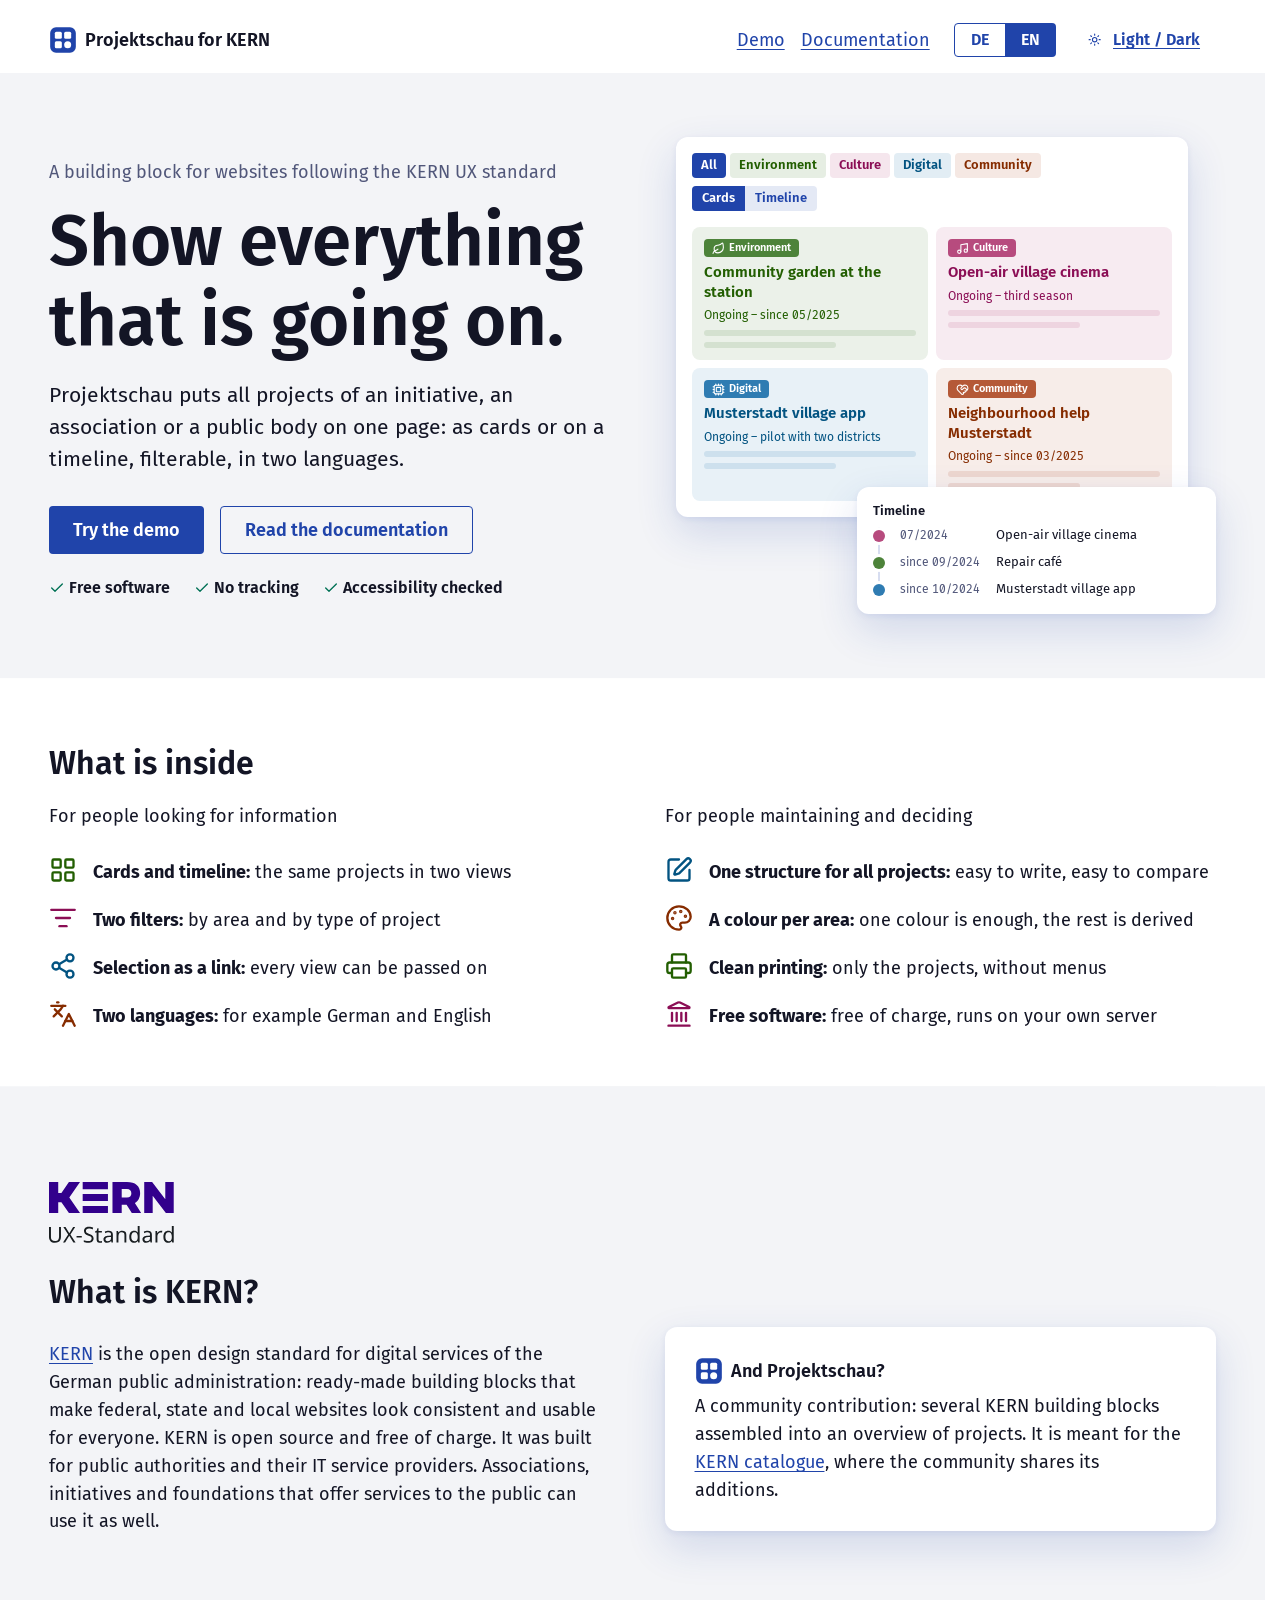
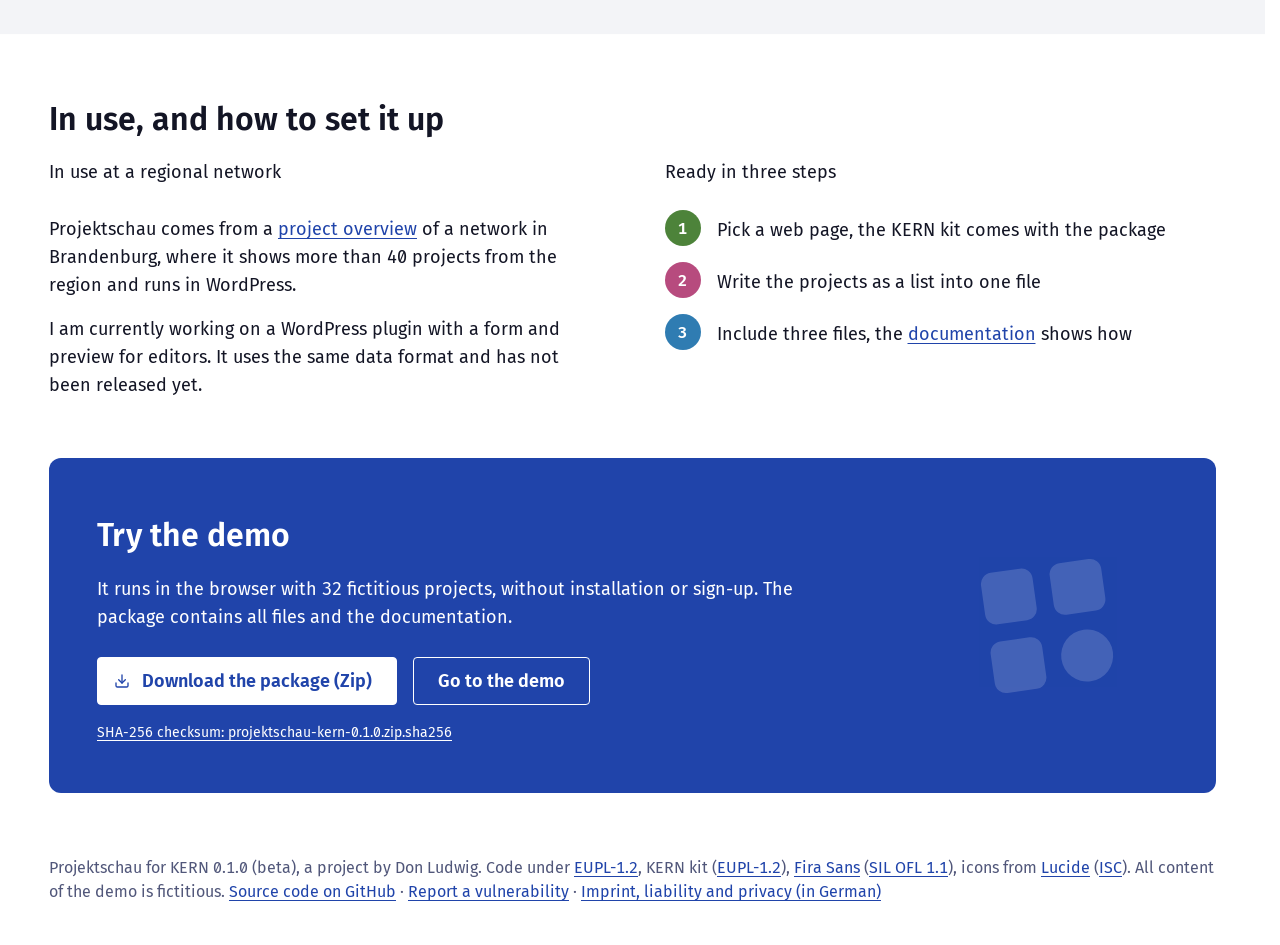
<file: website/index.en.html>
<!DOCTYPE html>
<html lang="en" data-kern-theme="light">
<head>
	<meta charset="utf-8">
	<meta name="viewport" content="width=device-width, initial-scale=1">
	<title>Projektschau for KERN – all projects of an initiative on one page</title>
	<meta name="description" content="Projektschau shows the projects of an initiative, an association or a public body as cards or on a timeline, filterable and bilingual. Free software based on the KERN UX standard.">
	<script src="assets/frueh.js?v=da5314a9"></script>
	<script src="../demo-theme.js?v=09c0a05a"></script>
	<link rel="icon" href="assets/favicon.svg" type="image/svg+xml">
	<link rel="stylesheet" href="../vendor/kern/fonts/fira-sans.css?v=fc3c5828">
	<link rel="stylesheet" href="../vendor/kern/kern.min.css?v=2612fe7e">
	<link rel="stylesheet" href="../vendor/kern/kern-grid.min.css?v=bb80ef08">
	<link rel="stylesheet" href="../projektschau.css?v=506efa0b">
	<link rel="stylesheet" href="../demo.css?v=6d213a82">
	<link rel="stylesheet" href="assets/start.css?v=dc60d5da">
	<script src="assets/start.js?v=09aacc78" defer></script>
	<link rel="canonical" href="https://projektschau.thinkrepeat.com/index.en.html">
	<meta property="og:type" content="website">
	<meta property="og:site_name" content="Projektschau für KERN">
	<meta property="og:title" content="Projektschau for KERN – all projects of an initiative on one page">
	<meta property="og:description" content="Projektschau shows the projects of an initiative, an association or a public body as cards or on a timeline, filterable and bilingual. Free software based on the KERN UX standard.">
	<meta property="og:url" content="https://projektschau.thinkrepeat.com/index.en.html">
	<meta property="og:locale" content="en_GB">
	<meta property="og:image" content="https://projektschau.thinkrepeat.com/assets/vorschau.png">
	<meta property="og:image:width" content="1200">
	<meta property="og:image:height" content="630">
	<meta property="og:image:alt" content="Projektschau for KERN: project cards in four area colours with a filter bar, and a timeline set on top">
	<meta name="twitter:card" content="summary_large_image">
</head>
<body>
	<a class="kern-link demo-skip" href="#inhalt">Skip to content</a>
	<div class="kern-container">
		<header class="demo-kopf">
			<a class="start-marke" href="index.en.html" aria-current="page"><svg class="start-zeichen" viewBox="0 0 24 24" aria-hidden="true"><rect x="1" y="1" width="22" height="22" rx="5" fill="var(--kern-color-action-default, #2044aa)"/><g fill="var(--kern-color-action-on-default, #fff)"><rect x="5" y="5" width="6" height="6" rx="1.3"/><rect x="13" y="5" width="6" height="6" rx="1.3"/><rect x="5" y="13" width="6" height="6" rx="1.3"/><circle cx="16" cy="16" r="3"/></g></svg><span>Projektschau<span class="start-marke-zusatz"> for KERN</span></span></a>
			<nav class="demo-navi" aria-label="Pages"><a class="kern-link" href="../index.html?lang=en">Demo</a><a class="kern-link" href="../doku/readme.en.html">Documentation</a></nav>
			<div class="kern-btn-wrapper start-lang" role="group" aria-label="Choose language"><a class="kern-btn kern-btn--x-small kern-btn--secondary" href="index.html" lang="de" aria-current="false"><span class="kern-label">DE</span></a><a class="kern-btn kern-btn--x-small kern-btn--primary" href="index.en.html" lang="en" aria-current="page"><span class="kern-label">EN</span></a></div>
			<button type="button" class="kern-btn kern-btn--tertiary kern-btn--small" id="farbschema" role="switch" aria-checked="false" aria-label="Dark colour scheme">
				<svg class="ps-icon demo-sonne" viewBox="0 0 24 24" fill="none" stroke="currentColor" stroke-width="2" stroke-linecap="round" stroke-linejoin="round" aria-hidden="true"><circle cx="12" cy="12" r="4"/><path d="M12 2v2"/><path d="M12 20v2"/><path d="m4.93 4.93 1.41 1.41"/><path d="m17.66 17.66 1.41 1.41"/><path d="M2 12h2"/><path d="M20 12h2"/><path d="m6.34 17.66-1.41 1.41"/><path d="m19.07 4.93-1.41 1.41"/></svg>
				<svg class="ps-icon demo-mond" viewBox="0 0 24 24" fill="none" stroke="currentColor" stroke-width="2" stroke-linecap="round" stroke-linejoin="round" aria-hidden="true"><path d="M20.985 12.486a9 9 0 1 1-9.473-9.472c.405-.022.617.46.402.803a6 6 0 0 0 8.268 8.268c.344-.215.825-.004.803.401"/></svg>
				<span class="kern-label">Light / Dark</span>
			</button>
		</header>
		<main id="inhalt">
			<section class="start-flaeche start-flaeche--grau start-buehne" aria-labelledby="titel">
				<div class="start-auftakt-text">
					<p class="kern-preline">A building block for websites following the KERN UX standard</p>
					<h1 class="kern-heading-display" id="titel"><span class="start-zeile">Show everything</span> <span class="start-zeile">that is going on.</span></h1>
					<p class="kern-body kern-body--large start-lead">Projektschau puts all projects of an initiative, an association or a public body on one page: as cards or on a timeline, filterable, in two languages.</p>
					<div class="start-knoepfe">
						<a class="kern-btn kern-btn--primary" href="../index.html?lang=en"><span class="kern-label">Try the demo</span></a>
						<a class="kern-btn kern-btn--secondary" href="../doku/readme.en.html"><span class="kern-label">Read the documentation</span></a>
					</div>
					<ul class="start-merkmale"><li><svg class="ps-icon" viewBox="0 0 24 24" fill="none" stroke="currentColor" stroke-width="2" stroke-linecap="round" stroke-linejoin="round" aria-hidden="true"><path d="M20 6 9 17l-5-5"/></svg>Free software</li><li><svg class="ps-icon" viewBox="0 0 24 24" fill="none" stroke="currentColor" stroke-width="2" stroke-linecap="round" stroke-linejoin="round" aria-hidden="true"><path d="M20 6 9 17l-5-5"/></svg>No tracking</li><li><svg class="ps-icon" viewBox="0 0 24 24" fill="none" stroke="currentColor" stroke-width="2" stroke-linecap="round" stroke-linejoin="round" aria-hidden="true"><path d="M20 6 9 17l-5-5"/></svg>Accessibility checked</li></ul>
				</div>
				<div class="start-vorschau" aria-hidden="true"><div class="start-tafel"><div class="start-leiste"><span class="start-chips"><span class="start-chip start-chip--aktiv">All</span><span class="start-chip start-ton--umwelt">Environment</span><span class="start-chip start-ton--kultur">Culture</span><span class="start-chip start-ton--digital">Digital</span><span class="start-chip start-ton--soziales">Community</span></span><span class="start-schalter"><span class="aktiv">Cards</span><span>Timeline</span></span></div><div class="start-minis"><div class="start-mini start-ton--umwelt"><span class="start-plakette"><svg class="start-icon" viewBox="0 0 24 24" fill="none" stroke="currentColor" stroke-width="2" stroke-linecap="round" stroke-linejoin="round"><path d="M11 20a10 10 0 0010-10 25.9 25.9 0 00-1.04-7.281 1 1 0 00-1.755-.325C15.833 5.5 13 5.5 9.8 6.1A7 7 0 0011 20"/><path d="M2 21a5 5 0 012.911-4.544C7.613 15.212 8.351 15.24 11 13"/></svg>Environment</span><span class="start-mini-titel">Community garden at the station</span><span class="start-mini-status">Ongoing – since 05/2025</span><span class="start-balken"></span><span class="start-balken start-balken--kurz"></span></div><div class="start-mini start-ton--kultur"><span class="start-plakette"><svg class="start-icon" viewBox="0 0 24 24" fill="none" stroke="currentColor" stroke-width="2" stroke-linecap="round" stroke-linejoin="round"><path d="M9 18V5l12-2v13"/><circle cx="6" cy="18" r="3"/><circle cx="18" cy="16" r="3"/></svg>Culture</span><span class="start-mini-titel">Open-air village cinema</span><span class="start-mini-status">Ongoing – third season</span><span class="start-balken"></span><span class="start-balken start-balken--kurz"></span></div><div class="start-mini start-ton--digital"><span class="start-plakette"><svg class="start-icon" viewBox="0 0 24 24" fill="none" stroke="currentColor" stroke-width="2" stroke-linecap="round" stroke-linejoin="round"><path d="M12 20v2"/><path d="M12 2v2"/><path d="M17 20v2"/><path d="M17 2v2"/><path d="M2 12h2"/><path d="M2 17h2"/><path d="M2 7h2"/><path d="M20 12h2"/><path d="M20 17h2"/><path d="M20 7h2"/><path d="M7 20v2"/><path d="M7 2v2"/><rect x="4" y="4" width="16" height="16" rx="2"/><rect x="8" y="8" width="8" height="8" rx="1"/></svg>Digital</span><span class="start-mini-titel">Musterstadt village app</span><span class="start-mini-status">Ongoing – pilot with two districts</span><span class="start-balken"></span><span class="start-balken start-balken--kurz"></span></div><div class="start-mini start-ton--soziales"><span class="start-plakette"><svg class="start-icon" viewBox="0 0 24 24" fill="none" stroke="currentColor" stroke-width="2" stroke-linecap="round" stroke-linejoin="round"><path d="M19.414 14.414C21 12.828 22 11.5 22 9.5a5.5 5.5 0 0 0-9.591-3.676.6.6 0 0 1-.818.001A5.5 5.5 0 0 0 2 9.5c0 2.3 1.5 4 3 5.5l5.535 5.362a2 2 0 0 0 2.879.052 2.12 2.12 0 0 0-.004-3 2.124 2.124 0 1 0 3-3 2.124 2.124 0 0 0 3.004 0 2 2 0 0 0 0-2.828l-1.881-1.882a2.41 2.41 0 0 0-3.409 0l-1.71 1.71a2 2 0 0 1-2.828 0 2 2 0 0 1 0-2.828l2.823-2.762"/></svg>Community</span><span class="start-mini-titel">Neighbourhood help Musterstadt</span><span class="start-mini-status">Ongoing – since 03/2025</span><span class="start-balken"></span><span class="start-balken start-balken--kurz"></span></div></div></div><div class="start-tafel start-tafel--zeit"><span class="start-tafel-titel">Timeline</span><ol class="start-zeitleiste"><li class="start-ton--kultur"><span class="start-zeit">07/2024</span><span>Open-air village cinema</span></li><li class="start-ton--umwelt"><span class="start-zeit">since 09/2024</span><span>Repair café</span></li><li class="start-ton--digital"><span class="start-zeit">since 10/2024</span><span>Musterstadt village app</span></li></ol></div></div>
			</section>

			<section class="start-flaeche" aria-labelledby="kann">
				<h2 class="kern-heading-large" id="kann">What is inside</h2>
				<div class="start-merkmal-bereiche">
					<div><h3 class="kern-title kern-title--small start-zwischentitel">For people looking for information</h3><ul class="start-merkmal-liste"><li class="start-ton--umwelt"><span class="start-symbol start-symbol--klein"><svg class="start-icon" viewBox="0 0 24 24" fill="none" stroke="currentColor" stroke-width="2" stroke-linecap="round" stroke-linejoin="round" aria-hidden="true"><rect width="7" height="7" x="3" y="3" rx="1"/><rect width="7" height="7" x="14" y="3" rx="1"/><rect width="7" height="7" x="14" y="14" rx="1"/><rect width="7" height="7" x="3" y="14" rx="1"/></svg></span><p class="kern-body"><strong>Cards and timeline:</strong> the same projects in two views</p></li><li class="start-ton--kultur"><span class="start-symbol start-symbol--klein"><svg class="start-icon" viewBox="0 0 24 24" fill="none" stroke="currentColor" stroke-width="2" stroke-linecap="round" stroke-linejoin="round" aria-hidden="true"><path d="M2 5h20"/><path d="M6 12h12"/><path d="M9 19h6"/></svg></span><p class="kern-body"><strong>Two filters:</strong> by area and by type of project</p></li><li class="start-ton--digital"><span class="start-symbol start-symbol--klein"><svg class="start-icon" viewBox="0 0 24 24" fill="none" stroke="currentColor" stroke-width="2" stroke-linecap="round" stroke-linejoin="round" aria-hidden="true"><circle cx="18" cy="5" r="3"/><circle cx="6" cy="12" r="3"/><circle cx="18" cy="19" r="3"/><line x1="8.59" x2="15.42" y1="13.51" y2="17.49"/><line x1="15.41" x2="8.59" y1="6.51" y2="10.49"/></svg></span><p class="kern-body"><strong>Selection as a link:</strong> every view can be passed on</p></li><li class="start-ton--soziales"><span class="start-symbol start-symbol--klein"><svg class="start-icon" viewBox="0 0 24 24" fill="none" stroke="currentColor" stroke-width="2" stroke-linecap="round" stroke-linejoin="round" aria-hidden="true"><path d="m5 8 6 6"/><path d="m4 14 6-6 2-3"/><path d="M2 5h12"/><path d="M7 2h1"/><path d="m22 22-5-10-5 10"/><path d="M14 18h6"/></svg></span><p class="kern-body"><strong>Two languages:</strong> for example German and English</p></li></ul></div><div><h3 class="kern-title kern-title--small start-zwischentitel">For people maintaining and deciding</h3><ul class="start-merkmal-liste"><li class="start-ton--digital"><span class="start-symbol start-symbol--klein"><svg class="start-icon" viewBox="0 0 24 24" fill="none" stroke="currentColor" stroke-width="2" stroke-linecap="round" stroke-linejoin="round" aria-hidden="true"><path d="M12 3H5a2 2 0 0 0-2 2v14a2 2 0 0 0 2 2h14a2 2 0 0 0 2-2v-7"/><path d="M18.375 2.625a1 1 0 0 1 3 3l-9.013 9.014a2 2 0 0 1-.853.505l-2.873.84a.5.5 0 0 1-.62-.62l.84-2.873a2 2 0 0 1 .506-.852z"/></svg></span><p class="kern-body"><strong>One structure for all projects:</strong> easy to write, easy to compare</p></li><li class="start-ton--soziales"><span class="start-symbol start-symbol--klein"><svg class="start-icon" viewBox="0 0 24 24" fill="none" stroke="currentColor" stroke-width="2" stroke-linecap="round" stroke-linejoin="round" aria-hidden="true"><path d="M12 22a1 1 0 0 1 0-20 10 9 0 0 1 10 9 5 5 0 0 1-5 5h-2.25a1.75 1.75 0 0 0-1.4 2.8l.3.4a1.75 1.75 0 0 1-1.4 2.8z"/><circle cx="13.5" cy="6.5" r=".5" fill="currentColor"/><circle cx="17.5" cy="10.5" r=".5" fill="currentColor"/><circle cx="6.5" cy="12.5" r=".5" fill="currentColor"/><circle cx="8.5" cy="7.5" r=".5" fill="currentColor"/></svg></span><p class="kern-body"><strong>A colour per area:</strong> one colour is enough, the rest is derived</p></li><li class="start-ton--umwelt"><span class="start-symbol start-symbol--klein"><svg class="start-icon" viewBox="0 0 24 24" fill="none" stroke="currentColor" stroke-width="2" stroke-linecap="round" stroke-linejoin="round" aria-hidden="true"><path d="M6 18H4a2 2 0 0 1-2-2v-5a2 2 0 0 1 2-2h16a2 2 0 0 1 2 2v5a2 2 0 0 1-2 2h-2"/><path d="M6 9V3a1 1 0 0 1 1-1h10a1 1 0 0 1 1 1v6"/><rect x="6" y="14" width="12" height="8" rx="1"/></svg></span><p class="kern-body"><strong>Clean printing:</strong> only the projects, without menus</p></li><li class="start-ton--kultur"><span class="start-symbol start-symbol--klein"><svg class="start-icon" viewBox="0 0 24 24" fill="none" stroke="currentColor" stroke-width="2" stroke-linecap="round" stroke-linejoin="round" aria-hidden="true"><path d="M10 18v-7"/><path d="M11.119 2.205a2 2 0 0 1 1.762 0l7.84 3.846A.5.5 0 0 1 20.5 7h-17a.5.5 0 0 1-.22-.949z"/><path d="M14 18v-7"/><path d="M18 18v-7"/><path d="M3 22h18"/><path d="M6 18v-7"/></svg></span><p class="kern-body"><strong>Free software:</strong> free of charge, runs on your own server</p></li></ul></div>
				</div>
			</section>

			<section class="start-flaeche start-flaeche--grau start-flaeche--hoch" aria-labelledby="kern">
				<a class="start-kernlogo" href="https://www.kern-ux.de" hreflang="de" aria-label="KERN UX standard, to the KERN website"><svg aria-hidden="true" focusable="false" width="125" height="61" viewBox="0 0 125 61" fill="none" xmlns="http://www.w3.org/2000/svg">
<path fill-rule="evenodd" clip-rule="evenodd" d="M90.6263 60.6018H89.0864L88.8004 59.0401H88.7124C88.3604 59.535 87.8984 59.9528 87.3264 60.3047C86.7544 60.6567 85.9954 60.8218 85.0825 60.8218L85.0715 60.8108C83.6196 60.8108 82.4645 60.3049 81.5956 59.3041C80.7266 58.3033 80.2866 56.7962 80.2866 54.7945C80.2866 52.7928 80.7266 51.286 81.6066 50.2631C82.4865 49.2403 83.6415 48.7344 85.0935 48.7344C85.9954 48.7344 86.7324 48.8993 87.3044 49.2292C87.8764 49.5592 88.3494 49.9662 88.7124 50.4502H88.8444C88.8334 50.2632 88.8004 49.9882 88.7674 49.6143C88.7344 49.2403 88.7124 48.9544 88.7124 48.7344V44.082H90.6263V60.6018ZM85.3465 50.3071C84.3125 50.3071 83.5425 50.7142 83.0255 51.5391C82.5086 52.3529 82.2556 53.4527 82.2555 54.8275C82.2555 56.2023 82.5085 57.3023 83.0255 58.0612C83.5425 58.8311 84.3235 59.2161 85.3575 59.2161L85.3685 59.2271C86.6004 59.2271 87.4694 58.8861 87.9644 58.2152C88.4594 57.5443 88.7124 56.5214 88.7124 55.1575V54.8055C88.7124 53.3538 88.4704 52.2429 87.9974 51.473C87.5244 50.7032 86.6334 50.3071 85.3465 50.3071Z" fill="var(--kernlogo-schrift)"/>
<path fill-rule="evenodd" clip-rule="evenodd" d="M124.736 60.6018H123.196L122.91 59.0401H122.822C122.47 59.535 122.008 59.9528 121.436 60.3047C120.864 60.6567 120.105 60.8218 119.192 60.8218L119.181 60.8108C117.729 60.8108 116.574 60.3049 115.705 59.3041C114.837 58.3033 114.397 56.7962 114.397 54.7945C114.397 52.7928 114.837 51.286 115.716 50.2631C116.596 49.2403 117.751 48.7344 119.203 48.7344C120.105 48.7344 120.842 48.8993 121.414 49.2292C121.986 49.5592 122.459 49.9662 122.822 50.4502H122.954C122.943 50.2632 122.91 49.9882 122.877 49.6143C122.844 49.2403 122.822 48.9544 122.822 48.7344V44.082H124.736V60.6018ZM119.456 50.3071C118.422 50.3071 117.652 50.7142 117.135 51.5391C116.618 52.3529 116.365 53.4527 116.365 54.8275C116.365 56.2023 116.618 57.3023 117.135 58.0612C117.652 58.8311 118.433 59.2161 119.467 59.2161L119.478 59.2271C120.71 59.2271 121.579 58.8861 122.074 58.2152C122.569 57.5443 122.822 56.5214 122.822 55.1575V54.8055C122.822 53.3538 122.58 52.2429 122.107 51.473C121.634 50.7032 120.743 50.3071 119.456 50.3071Z" fill="var(--kernlogo-schrift)"/>
<path d="M1.95795 55.1355C1.95795 56.4004 2.29895 57.3793 2.96993 58.0722C3.64091 58.7651 4.66391 59.1171 6.02786 59.1171C7.3918 59.1171 8.44781 58.7431 9.08579 57.9952C9.71275 57.2473 10.0318 56.2904 10.0318 55.1135V45.0719H11.9677V55.1135H11.9567C11.9567 56.1804 11.7367 57.1483 11.3077 58.0172C10.8678 58.8751 10.2077 59.557 9.31678 60.063C8.42582 60.5689 7.2928 60.8108 5.91786 60.8108C3.99295 60.8108 2.51893 60.2829 1.51796 59.2381C0.505995 58.1823 0 56.7963 0 55.0695V45.0719H1.95795V55.1355Z" fill="var(--kernlogo-schrift)"/>
<path d="M39.9178 44.8519C40.7758 44.8519 41.5568 44.9289 42.2607 45.0939C42.9647 45.2479 43.6137 45.4678 44.1967 45.7208L43.5917 47.3925C43.0527 47.1615 42.4697 46.9636 41.8428 46.8097C41.2158 46.6557 40.5558 46.5676 39.8738 46.5676C38.9058 46.5676 38.1688 46.7768 37.6739 47.1837C37.1789 47.6017 36.9369 48.1405 36.9369 48.8224C36.9369 49.3393 37.0469 49.7792 37.2669 50.1311C37.4869 50.483 37.8389 50.791 38.3338 51.066C38.8288 51.3409 39.4998 51.6379 40.3358 51.9569C41.2488 52.2868 42.0188 52.6498 42.6457 53.0348C43.2727 53.4197 43.7567 53.8818 44.0757 54.4097C44.4057 54.9486 44.5707 55.6196 44.5707 56.4335H44.5927C44.5927 57.8082 44.0866 58.886 43.0967 59.6559C42.0958 60.4258 40.7538 60.8108 39.0488 60.8108C38.1798 60.8108 37.3769 60.7448 36.6399 60.6128C35.9029 60.4808 35.2869 60.3049 34.7919 60.074V58.2042C35.3089 58.4352 35.9579 58.6441 36.7389 58.831C37.5198 59.018 38.3118 59.1171 39.1368 59.1171C40.2918 59.1171 41.1718 58.8969 41.7548 58.446C42.3377 57.9951 42.6347 57.3901 42.6347 56.6202C42.6347 56.1144 42.5247 55.6855 42.3047 55.3336C42.0848 54.9816 41.7107 54.6626 41.1828 54.3657C40.6548 54.0687 39.9178 53.7498 38.9718 53.4198C37.6519 52.9469 36.6509 52.353 35.9799 51.6601C35.3089 50.9672 34.9679 50.0102 34.9679 48.8114C34.9679 47.9865 35.1769 47.2826 35.5949 46.6886C36.0129 46.1057 36.5959 45.6439 37.3439 45.325C38.0918 45.006 38.9498 44.8519 39.9178 44.8519Z" fill="var(--kernlogo-schrift)"/>
<path fill-rule="evenodd" clip-rule="evenodd" d="M59.7171 48.7454C61.136 48.7454 62.192 49.0534 62.874 49.6803C63.556 50.3072 63.897 51.2971 63.897 52.661V60.5908H62.511L62.137 58.9411H62.049C61.543 59.579 61.004 60.0518 60.4541 60.3488C59.9041 60.6457 59.1231 60.8108 58.1331 60.8108C57.0772 60.8108 56.1971 60.5359 55.5042 59.975C54.8112 59.414 54.4595 58.5451 54.4595 57.3574C54.4595 56.1696 54.9103 55.3006 55.8232 54.6737C56.7361 54.0468 58.1442 53.6948 60.0361 53.6398L62.016 53.5738V52.881C62.016 51.9131 61.807 51.2312 61.389 50.8572C60.971 50.4833 60.377 50.2961 59.6071 50.2961C59.0021 50.2961 58.4191 50.3842 57.8691 50.5712C57.3192 50.7581 56.8021 50.956 56.3291 51.187L55.7462 49.7573C56.2521 49.4824 56.8572 49.2514 57.5501 49.0535C58.2431 48.8555 58.9691 48.7564 59.7281 48.7564L59.7171 48.7454ZM60.2781 54.9485L60.2891 54.9595C58.8372 55.0145 57.8361 55.2457 57.2751 55.6526C56.7142 56.0596 56.4391 56.6315 56.4391 57.3684C56.4392 58.0172 56.6372 58.5011 57.0331 58.798C57.4291 59.106 57.9462 59.2491 58.5621 59.2491C59.552 59.2491 60.3661 58.9741 61.015 58.4353C61.664 57.8963 61.994 57.0602 61.994 55.9274V54.8825L60.2781 54.9485Z" fill="var(--kernlogo-schrift)"/>
<path fill-rule="evenodd" clip-rule="evenodd" d="M98.7222 48.7454C100.141 48.7454 101.197 49.0534 101.879 49.6803C102.561 50.3072 102.902 51.2972 102.902 52.661V60.5908H101.516L101.142 58.9411H101.054C100.548 59.5789 100.009 60.0518 99.4591 60.3488C98.9092 60.6457 98.1282 60.8108 97.1382 60.8108C96.0822 60.8108 95.2022 60.5359 94.5093 59.975C93.8163 59.414 93.4643 58.5452 93.4643 57.3574C93.4643 56.1695 93.9153 55.3007 94.8282 54.6737C95.7412 54.0468 97.1492 53.6948 99.0411 53.6398L101.021 53.5738V52.881C101.021 51.9132 100.812 51.2312 100.394 50.8572C99.9761 50.4833 99.3821 50.2961 98.6122 50.2961C98.0072 50.2961 97.4242 50.3842 96.8742 50.5712C96.3242 50.7581 95.8072 50.956 95.3342 51.187L94.7512 49.7573C95.2572 49.4823 95.8622 49.2514 96.5552 49.0535C97.2482 48.8555 97.9742 48.7564 98.7332 48.7564L98.7222 48.7454ZM99.2721 54.9485L99.2831 54.9595C97.8312 55.0145 96.8302 55.2457 96.2692 55.6526C95.7083 56.0596 95.4332 56.6315 95.4332 57.3684C95.4333 58.0172 95.6313 58.5011 96.0272 58.798C96.4232 59.106 96.9402 59.2491 97.5562 59.2491C98.5461 59.2491 99.3602 58.9742 100.009 58.4353C100.658 57.8963 100.988 57.0602 100.988 55.9274V54.8825L99.2721 54.9485Z" fill="var(--kernlogo-schrift)"/>
<path d="M49.5206 48.9214H52.8865V50.3951H49.5206V57.1373C49.5206 57.8522 49.6856 58.3691 50.0266 58.71C50.3676 59.051 50.8075 59.2161 51.3465 59.2161V59.2381C51.6325 59.2381 51.9295 59.2161 52.2375 59.1611C52.5455 59.1061 52.7875 59.0511 52.9745 58.9961V60.4478C52.7765 60.5467 52.4795 60.6348 52.1055 60.7008C51.7315 60.7668 51.3685 60.7998 51.0165 60.7998C50.4116 60.7998 49.8506 60.6897 49.3336 60.4808C48.8166 60.2718 48.3986 59.909 48.0796 59.3811C47.7606 58.8642 47.6066 58.1272 47.6066 57.1813V50.3951H45.9567V49.4823L47.6286 48.7234L48.3876 46.2488H49.5206V48.9214Z" fill="var(--kernlogo-schrift)"/>
<path d="M111.933 48.7234C112.153 48.7234 112.384 48.7234 112.637 48.7564C112.89 48.7784 113.11 48.8115 113.297 48.8554L113.055 50.6152C112.868 50.5712 112.659 50.5381 112.439 50.5052C112.219 50.4722 111.999 50.4612 111.801 50.4612C111.207 50.4612 110.646 50.6263 110.129 50.9562C109.612 51.2862 109.194 51.737 108.875 52.3309C108.567 52.9138 108.402 53.6068 108.402 54.3877V60.6018H106.488V48.9545H108.05L108.27 51.0883H108.358C108.732 50.4503 109.216 49.9002 109.81 49.4383C110.404 48.9763 111.108 48.7454 111.922 48.7454L111.933 48.7234Z" fill="var(--kernlogo-schrift)"/>
<path d="M20.3163 51.154L24.1442 45.0719H26.2121L21.4052 52.4629L26.5751 60.5908H24.3642L20.2503 53.8489L16.0814 60.5908H14.0137L19.1613 52.5069L14.3324 45.0719H16.5103L20.3163 51.154Z" fill="var(--kernlogo-schrift)"/>
<path d="M73.1148 48.7234C74.5117 48.7234 75.5567 49.0644 76.2717 49.7353C76.9756 50.4062 77.3386 51.495 77.3387 53.0017V60.5908H75.4467V53.1338C75.4467 51.2641 74.5777 50.3291 72.8398 50.3291C71.5529 50.3292 70.6618 50.6922 70.1668 51.418C69.6719 52.1439 69.4298 53.1889 69.4298 54.5527V60.5908H67.5162V48.9435H69.0558L69.3418 50.5272H69.4518C69.8258 49.9223 70.3539 49.4604 71.0138 49.1635C71.6738 48.8665 72.3778 48.7124 73.1258 48.7124L73.1148 48.7234Z" fill="var(--kernlogo-schrift)"/>
<path d="M32.801 55.6086H27.5434V53.9146H32.801V55.6086Z" fill="var(--kernlogo-schrift)"/>
<path d="M9.22878 0V10.9325H12.4077L19.9315 0H31.008L20.3055 15.5519L31.008 31.0927H19.9315L12.4077 20.1603H9.22878V31.0927H0V0H9.22878Z" fill="var(--kernlogo-marke)"/>
<path d="M58.9471 31.0927H33.6809V23.9658H58.9471V31.0927Z" fill="var(--kernlogo-marke)"/>
<path fill-rule="evenodd" clip-rule="evenodd" d="M77.9876 0C82.1565 0 85.3905 0.956904 87.6784 2.88165C89.9773 4.80639 91.1213 7.523 91.1213 11.0425C91.1213 13.3192 90.6703 15.2881 89.7684 16.9598C88.8664 18.6316 87.5684 19.9513 85.8854 20.9301L85.8634 20.9411L92.1663 31.0927H82.8055L77.5806 22.7119H72.7078V31.0927H63.4792V0H77.9876ZM72.7078 15.6179H77.9876C79.3736 15.6179 80.4516 15.2439 81.1996 14.507C81.9585 13.7701 82.3325 12.6703 82.3325 11.3176C82.3325 9.96473 81.9585 8.91977 81.1996 8.19387C80.4516 7.46798 79.3736 7.10497 77.9876 7.10497H72.7078V15.6179Z" fill="var(--kernlogo-marke)"/>
<path d="M116.289 17.3446V0H124.725V31.0927H116.871L103.694 13.7921V31.0927H95.2242V0H103.122L116.289 17.3446Z" fill="var(--kernlogo-marke)"/>
<path d="M58.9471 19.1044H33.6809V11.9774H58.9471V19.1044Z" fill="var(--kernlogo-marke)"/>
<path d="M58.9471 7.12697H33.6809V0H58.9471V7.12697Z" fill="var(--kernlogo-marke)"/>
</svg></a>
				<h2 class="kern-heading-large" id="kern">What is KERN?</h2>
				<div class="start-merkmal-bereiche">
					<div class="start-text"><p class="kern-body"><a class="kern-link" href="https://www.kern-ux.de" hreflang="de">KERN</a> is the open design standard for digital services of the German public administration: ready-made building blocks that make federal, state and local websites look consistent and usable for everyone. KERN is open source and free of charge. It was built for public authorities and their IT service providers. Associations, initiatives and foundations that offer services to the public can use it as well.</p></div>
					<div class="start-kasten"><p class="kern-body kern-body--bold start-kasten-titel"><svg class="start-zeichen" viewBox="0 0 24 24" aria-hidden="true"><rect x="1" y="1" width="22" height="22" rx="5" fill="var(--kern-color-action-default, #2044aa)"/><g fill="var(--kern-color-action-on-default, #fff)"><rect x="5" y="5" width="6" height="6" rx="1.3"/><rect x="13" y="5" width="6" height="6" rx="1.3"/><rect x="5" y="13" width="6" height="6" rx="1.3"/><circle cx="16" cy="16" r="3"/></g></svg>And Projektschau?</p><p class="kern-body">A community contribution: several KERN building blocks assembled into an overview of projects. It is meant for the <a class="kern-link" href="https://katalog.kern-ux.de" hreflang="de">KERN catalogue</a>, where the community shares its additions.</p></div>
				</div>
			</section>

			<section class="start-flaeche" aria-labelledby="praxis">
				<h2 class="kern-heading-large" id="praxis">In use, and how to set it up</h2>
				<div class="start-merkmal-bereiche">
					<div><h3 class="kern-title kern-title--small start-zwischentitel">In use at a regional network</h3><div class="start-text"><p class="kern-body">Projektschau comes from a <a class="kern-link" href="https://ankerpunkt-hoherflaeming.de/projekte/" hreflang="de">project overview</a> of a network in Brandenburg, where it shows more than 40 projects from the region and runs in WordPress.</p><p class="kern-body">I am currently working on a WordPress plugin with a form and preview for editors. It uses the same data format and has not been released yet.</p></div></div>
					<div><h3 class="kern-title kern-title--small start-zwischentitel">Ready in three steps</h3><ol class="start-merkmal-liste start-merkmal-liste--ziffern"><li class="start-ton--umwelt"><p class="kern-body">Pick a web page, the KERN kit comes with the package</p></li><li class="start-ton--kultur"><p class="kern-body">Write the projects as a list into one file</p></li><li class="start-ton--digital"><p class="kern-body">Include three files, the <a class="kern-link" href="../doku/readme.en.html">documentation</a> shows how</p></li></ol></div>
				</div>
			</section>

			<section class="start-flaeche start-ruf-flaeche" aria-labelledby="ruf"><div class="start-ruf"><div class="start-ruf-text">
				<div><h2 class="kern-heading-large" id="ruf">Try the demo</h2><p class="kern-body">It runs in the browser with 32 fictitious projects, without installation or sign-up. The package contains all files and the documentation.</p></div>
				<div class="start-ruf-knoepfe">
					<a class="kern-btn kern-btn--secondary start-ruf-knopf" href="https://github.com/donludwig/projektschau-kern/releases/download/v0.1.0/projektschau-kern-0.1.0.zip"><svg class="ps-icon" viewBox="0 0 24 24" fill="none" stroke="currentColor" stroke-width="2" stroke-linecap="round" stroke-linejoin="round" aria-hidden="true"><path d="M12 15V3"/><path d="M21 15v4a2 2 0 0 1-2 2H5a2 2 0 0 1-2-2v-4"/><path d="m7 10 5 5 5-5"/></svg><span class="kern-label">Download the package (Zip)</span></a><a class="kern-btn kern-btn--secondary start-ruf-knopf start-ruf-knopf--linie" href="../index.html?lang=en"><span class="kern-label">Go to the demo</span></a><a class="kern-link start-ruf-link" href="https://github.com/donludwig/projektschau-kern/releases/download/v0.1.0/projektschau-kern-0.1.0.zip.sha256">SHA-256 checksum: projektschau-kern-0.1.0.zip.sha256</a>
				</div>
			</div><svg class="start-ruf-zier" viewBox="0 0 24 24" aria-hidden="true" focusable="false"><rect x="5" y="5" width="6" height="6" rx="1.3"/><rect x="13" y="5" width="6" height="6" rx="1.3"/><rect x="5" y="13" width="6" height="6" rx="1.3"/><circle cx="16" cy="16" r="3"/></svg></div></section>
		</main>
		<footer class="demo-fuss">
			<hr class="kern-divider kern-divider--decorative">
			<p class="kern-body kern-body--small kern-body--muted">Projektschau for KERN 0.1.0 (beta), a project by Don Ludwig. Code under <a class="kern-link" href="../LICENSE">EUPL-1.2</a>, KERN kit (<a class="kern-link" href="../vendor/kern/LICENSE.md">EUPL-1.2</a>), <a class="kern-link" href="https://github.com/mozilla/Fira">Fira Sans</a> (<a class="kern-link" href="../LICENSE-fira-sans.txt">SIL OFL 1.1</a>), icons from <a class="kern-link" href="https://lucide.dev">Lucide</a> (<a class="kern-link" href="../LICENSE-lucide.txt">ISC</a>). All content of the demo is fictitious. <a class="kern-link" href="https://github.com/donludwig/projektschau-kern">Source code on GitHub</a> · <a class="kern-link" href="../SECURITY.md">Report a vulnerability</a> · <a class="kern-link" href="https://projektschau.thinkrepeat.com/impressum.html" hreflang="de">Imprint, liability and privacy (in German)</a></p>
		</footer>
	</div>
</body>
</html>
</file>
<file: vendor/kern/fonts/fira-sans.css>
@font-face {
    font-family: 'Fira Sans';
    src: url("./fira-sans/FiraSans-Regular.woff2") format('woff2');
    font-weight: 400;
    font-style: normal;
}

@font-face {
    font-family: 'Fira Sans';
    src: url("./fira-sans/FiraSans-Italic.woff2") format('woff2');
    font-weight: 400;
    font-style: italic;
}

@font-face {
    font-family: 'Fira Sans';
    src: url("./fira-sans/FiraSans-Medium.woff2") format('woff2');
    font-weight: 500;
    font-style: normal;
}

@font-face {
    font-family: 'Fira Sans';
    src: url("./fira-sans/FiraSans-SemiBold.woff2") format('woff2');
    font-weight: 600;
    font-style: normal;
}

@font-face {
    font-family: 'Fira Sans';
    src: url("./fira-sans/FiraSans-Bold.woff2") format('woff2');
    font-weight: 700;
    font-style: normal;
}
</file>
<file: projektschau.css>
/* Projektschau für KERN: Ergänzungen zum KERN-Kit. Nur, was KERN nicht hat; alle Werte aus KERN-Tokens oder den
   Bereichsfarben (--ps-area-*) der Daten. Lizenz: EUPL-1.2. */

/* Abstände zwischen Kopf, Filterleiste und Raster: KERN-Utility kern-stack-lg am Wrapper */
.ps [hidden], .ps .is-hidden { display: none !important; }

/* Kopf: Abstände über kern-stack-sm */
.ps-kopfzeile { display: flex; justify-content: flex-end; align-items: stretch; gap: var(--kern-metric-space-small, 8px); }
.ps-kopfzeile .kern-btn--x-small { margin-block: 0; }
/* Symbolschalter als KERN-Checkbox: ohne den rechten Innenabstand der Komponente, mittig zur Zeile */
.ps-kopfzeile .kern-form-check { padding-right: var(--kern-metric-space-small, 8px); align-items: center; grid-template-columns: var(--kern-metric-dimension-default, 24px) auto; }
/* 24 Pixel sichtbar: die Kit-Checkbox (32 Pixel) als Ganzes auf 75 % skaliert, damit der Haken mittig bleibt; negative Ränder geben den Platzbedarf von 24 Pixel frei */
.ps-kopfzeile .kern-form-check__checkbox { width: var(--kern-metric-dimension-large, 32px); height: var(--kern-metric-dimension-large, 32px); transform: scale(.75); transform-origin: center; margin: -4px; }
/* Checkbox und Label in der Aktionsfarbe, damit der Schalter oben rechts als Bedienelement lesbar ist */
.ps-kopfzeile .kern-form-check__checkbox { border-color: var(--kern-color-action-default-contextual, #2044aa); background: var(--kern-color-layout-background-default-contextual, #fff); }
.ps-kopfzeile .kern-form-check__checkbox:hover { border-color: var(--kern-color-action-default-contextual, #2044aa); }
.ps-kopfzeile .kern-form-check .kern-label { color: var(--kern-color-action-default-contextual, #2044aa); font-weight: var(--kern-typography-font-weight-label-default, 600); font-size: var(--kern-typography-font-size-small-static, 16px); padding-top: 0; padding-left: var(--kern-metric-space-small, 8px); cursor: pointer; }
.ps-kopfzeile .kern-form-check__checkbox { cursor: pointer; }
.ps-lang { justify-content: flex-end; }
.ps-lede p { margin: 0; }
.ps-lede p + p { margin-top: var(--kern-metric-space-small, 8px); }

/* Filter */
/* Filterleiste als eigener Bereich: haftet oben, Fläche und Linie aus KERN-Tokens */
/* Leiste als Raster: Bereichsblock links, Umschalter rechts in derselben Zeile, Einordnungsblock darunter */
.ps-controls { display: grid; grid-template-columns: 1fr auto; gap: var(--kern-metric-space-default, 16px); position: sticky; top: 0; z-index: 10; padding: var(--kern-metric-space-default, 16px) 0 0; background: color-mix(in oklab, var(--kern-color-layout-background-default, #fff) 88%, transparent); -webkit-backdrop-filter: blur(var(--kern-metric-space-small, 8px)); backdrop-filter: blur(var(--kern-metric-space-small, 8px)); }
.ps-controls-divider { grid-column: 1 / -1; margin: 0; }
/* Filterzeile als Raster: Beschriftung links, Buttons brechen in ihrer Spalte um */
.ps-filter { display: grid; grid-template-columns: auto 1fr; align-items: start; gap: var(--kern-metric-space-small, 8px) var(--kern-metric-space-default, 16px); }
.ps-panel-bereich { grid-column: 1; grid-row: 1; }
.ps-panel-cat { grid-column: 1 / -1; }
/* Beschriftung auf Höhe der ersten Buttonzeile (Button 32 px, Label-Zeile 24 px) */
.ps-filter-label { min-width: calc(var(--kern-metric-space-x-large, 32px) * 2.5); padding-top: var(--kern-metric-space-x-small, 4px); }
/* Umschalter rechts neben dem Bereichsblock, auf Höhe der ersten Buttonzeile */
.ps-view { grid-column: 2; grid-row: 1; align-self: start; }
/* Umbrechende Filter: Abstand in der Höhe wie in der Breite (KERN gibt x-small-Buttons 8 px Außenabstand oben und unten) */
.ps-filter .kern-btn--x-small { margin-block: 0; }
.ps-count { color: inherit; opacity: .8; }
.ps-icon { width: 1em; height: 1em; flex: none; }
.kern-btn .ps-icon { margin-inline-end: var(--kern-metric-space-x-small, 4px); color: var(--kern-color-action-default-contextual, #2044aa); }
.kern-btn--primary .ps-icon { color: var(--kern-color-action-on-default-contextual, #fff); }

/* Bereichsfilter in der Bereichsfarbe: aktiv gefüllt (Text in „on“), inaktiv mit Rand und Text in der Bereichsfarbe */
.ps-btn-bereich.kern-btn--primary { background: var(--ps-area); }
.ps-btn-bereich.kern-btn--primary .kern-label, .ps-btn-bereich.kern-btn--primary .ps-icon { color: var(--ps-area-on, #fff); }
.ps-btn-bereich.kern-btn--secondary .kern-label, .ps-btn-bereich.kern-btn--secondary .ps-icon { color: var(--ps-area-fg, var(--ps-area)); }
.ps-btn-bereich.kern-btn--secondary { border-color: var(--ps-area); }
/* Hover und Aktiv: KERN mischt dafür die Aktionsfarbe ab, hier entsprechend die Bereichsfarbe */
.ps-btn-bereich.kern-btn--primary:not(:disabled):hover { background: color-mix(in oklab, var(--ps-area) 88%, black); }
.ps-btn-bereich.kern-btn--primary:not(:disabled):active { background: color-mix(in oklab, var(--ps-area) 78%, black); }
.ps-btn-bereich.kern-btn--secondary:not(:disabled):hover { background: color-mix(in oklab, var(--ps-area) 10%, transparent); }
.ps-btn-bereich.kern-btn--secondary:not(:disabled):active { background: color-mix(in oklab, var(--ps-area) 18%, transparent); }

/* Ansichtswahl Karten/Zeitlich als zusammenhängender Umschalter: KERN hat keinen Segmented Control. Farben und Radius
   kommen aus den Button-Regeln (aktiv wie Primär, inaktiv wie Sekundär), nur die Segmente stoßen aneinander. */
.ps-seg { gap: 0; }
.ps-seg .kern-btn { margin: 0; border-radius: 0; }
.ps-seg .kern-btn--secondary { border-color: var(--kern-color-action-default-contextual, #2044aa); }
.ps-seg .kern-btn + .kern-btn { margin-inline-start: calc(-1 * var(--kern-metric-border-width-light, 1px)); }
.ps-seg .kern-btn:first-child { border-start-start-radius: var(--kern-metric-border-radius-default, 4px); border-end-start-radius: var(--kern-metric-border-radius-default, 4px); }
.ps-seg .kern-btn:last-child { border-start-end-radius: var(--kern-metric-border-radius-default, 4px); border-end-end-radius: var(--kern-metric-border-radius-default, 4px); }
.ps-seg .kern-btn:focus-visible, .ps-seg .kern-btn--primary { z-index: 1; }

/* Bis Tablet: Ansichtsumschalter als volle Zeile über den Bereichsfiltern, beide Hälften gleich breit */
@media (max-width: 64rem) {
	.ps-controls { grid-template-columns: 1fr; }
	.ps-view { grid-column: 1; grid-row: 1; }
	.ps-panel-bereich { grid-row: 2; }
	.ps-view .kern-btn-wrapper { display: flex; width: 100%; }
	.ps-view .kern-btn { flex: 1 1 0; }
}

/* Mobil: Beschriftung auf eigener Zeile, Buttons über die volle Breite, gleichmäßige Abstände zwischen den Blöcken */
@media (max-width: 48rem) {
	.ps-filter { grid-template-columns: 1fr; gap: var(--kern-metric-space-small, 8px); }
	.ps-filter-label { padding-top: 0; }
}

/* Filterblöcke als KERN-Details: auf Desktop offen ohne Kopf, auf Mobil einklappbar; der Kopf hat die Größe der Beschriftung */
.ps-panel > summary { padding: 0; min-height: 0; align-items: center; gap: var(--kern-metric-space-x-small, 4px); margin-bottom: var(--kern-metric-space-small, 8px); }
.ps-panel > summary .kern-label { padding-block: 0; color: var(--kern-color-action-default-contextual, #2044aa); }
.ps-panel > summary::before { width: var(--kern-metric-dimension-small, 20px); height: var(--kern-metric-dimension-small, 20px); min-width: var(--kern-metric-dimension-small, 20px); }
.ps-panel--offen > summary { display: none; }
/* Inhalt des Panels nie einrücken, auch zugeklappt-aufgeklappt auf Mobil: Filter über die ganze Breite */
.ps-panel > .kern-details__body { padding-left: 0; margin-left: 0; box-shadow: none; }
.ps-panel:not(.ps-panel--offen) .ps-filter-label { display: none; }

/* Kartenraster: KERN-Grid (kern-row mit kern-col-12/md-6/lg-4/xxl-3). Die Rinne ist eine Stufe enger als die 2rem des Kits:
   24 px (Token large), also 12 px je Spaltenseite, und die Zeile gleicht das aus. */
.ps-grid.kern-row { margin-inline: calc(-1 * var(--kern-metric-space-large, 24px) / 2); }
.ps-grid.kern-row > [class*="kern-col"].ps-col { padding: calc(var(--kern-metric-space-large, 24px) / 2); }
.ps-col { display: flex; }
.ps-col > .ps-card { width: 100%; min-width: 0; }
/* Zurücksetzen-Knopf im Alert nicht auf volle Breite dehnen (der Alert-Rumpf ist eine Flex-Spalte mit stretch) */
/* Leerzustand: Text und tertiärer Button in einem kern-stack, kein Kasten; Knopf nicht dehnen */
.ps-empty .ps-reset { align-self: flex-start; }

/* Karte: Fläche und ganz dezenter Rahmen in Stufen der Bereichsrampe, Titel in der Bereichsfarbe, Badges in der Bereichsfarbe */
/* Fläche und Rahmen als Stufen der KERN-Farbrampe, aus area (Stufe 500) mit der relativen OKLCH-Syntax berechnet:
   hell Fläche = Stufe 025 (L 96,4 %), Rahmen und Trennlinie = Stufe 100 (L 91,0 %); das Chroma folgt dem Rampenprofil.
   Die color-mix-Zeile davor ist der Ersatz für Browser ohne relative Farbsyntax. */
.ps-card { background: color-mix(in oklab, var(--ps-area) 7%, var(--kern-color-layout-background-default-contextual, #fff)); border-color: color-mix(in oklab, var(--ps-area) 20%, var(--kern-color-decorative-border-contextual, #c0c3d5)); }
.ps-card { background: oklch(from var(--ps-area) 96.4% calc(c * 0.08) h); border-color: oklch(from var(--ps-area) 91% calc(c * 0.22) h); }
.ps-card-divider { align-self: stretch; margin-top: var(--kern-metric-space-default, 16px); background-color: color-mix(in oklab, var(--ps-area) 20%, var(--kern-color-decorative-border-contextual, #c0c3d5)); }
.ps-card .kern-card__container { padding: var(--kern-metric-space-large, 24px); } /* kompakte Variante (8 px Lücke, kleine Texte), Innenabstand aber eine Stufe größer als ihre 16 px */
.ps-card .kern-card__footer { padding-top: 0; } /* Trenner gehört zu den Links: 24 Pixel über, 8 unter der Linie (mit der 8-px-Lücke der Karte) */
.ps-card-divider { background-color: oklch(from var(--ps-area) 91% calc(c * 0.22) h); }
/* Dunkelmodus, gespiegelt: Fläche = Stufe 950 (L 20,9 %), Rahmen und Trennlinie = Stufe 900 (L 25,9 %) */
[data-kern-theme="dark"] .ps-card, .kern-dark .ps-card { background: color-mix(in oklab, var(--ps-area) 16%, var(--kern-color-layout-background-default-surface, #1c1a12)); border-color: color-mix(in oklab, var(--ps-area) 30%, var(--kern-color-layout-background-default-surface, #1c1a12)); }
[data-kern-theme="dark"] .ps-card, .kern-dark .ps-card { background: oklch(from var(--ps-area) 20.9% calc(c * 0.65) h); border-color: oklch(from var(--ps-area) 25.9% calc(c * 0.8) h); }
[data-kern-theme="dark"] .ps-card-divider, .kern-dark .ps-card-divider { background-color: oklch(from var(--ps-area) 25.9% calc(c * 0.8) h); }
@media (prefers-color-scheme: dark) {
	:root:not([data-kern-theme="light"]):not(.kern-light) .ps-card { background: oklch(from var(--ps-area) 20.9% calc(c * 0.65) h); border-color: oklch(from var(--ps-area) 25.9% calc(c * 0.8) h); }
	:root:not([data-kern-theme="light"]):not(.kern-light) .ps-card-divider { background-color: oklch(from var(--ps-area) 25.9% calc(c * 0.8) h); }
}
/* Spezifität wie die Regel der kompakten Karte im Kit, sonst greift die Bereichsfarbe nicht */
.ps-card .kern-card__container .kern-card__header .kern-title { color: var(--ps-area-fg, inherit); padding-inline: 0; }
/* Status unter dem Titel in derselben Bereichsfarbe wie der Titel, ohne den oberen Grundlinienabstand des Kits (7 px), damit er näher am Titel sitzt (Spezifität über den Kit-Regeln der Karte) */
.ps-card .kern-card__container .kern-card__header .kern-subline { color: var(--ps-area-fg, inherit); padding-top: 0; }
/* Kartentitel eine Stufe größer als im Kit (medium-adaptive: 21 px, ab Desktop 24 px) */
.ps-card .kern-card__container .kern-card__header .kern-title { font-size: var(--kern-typography-font-size-medium-adaptive, 21px); line-height: var(--kern-typography-line-height-medium-adaptive, 28px); }
/* Cover mit großem Projektsymbol über dem Kartenkopf, optional: data-symbole="ja" am Wrapper (Attribut am Element oder Schalter der Demo).
   Fläche = Stufe 100 der Bereichsrampe wie der Rahmen, Symbol in fg, Breite 22 % der Karte; das Kit setzt in __media alle Kinder auf 100 %, daher der Reset. */
.ps-cover { display: none; aspect-ratio: 16 / 9; justify-content: center; align-items: center; color: var(--ps-area-fg, var(--ps-area)); background: color-mix(in oklab, var(--ps-area) 20%, var(--kern-color-decorative-border-contextual, #c0c3d5)); border-start-start-radius: var(--kern-metric-border-radius-default, 4px); border-start-end-radius: var(--kern-metric-border-radius-default, 4px); }
.ps-cover { background: oklch(from var(--ps-area) 91% calc(c * 0.22) h); }
.ps[data-symbole="ja"] .ps-cover { display: flex; }
.kern-card__media.ps-cover > .ps-cover-icon { width: 22%; height: auto; overflow: visible; transition: transform 200ms ease-in-out; }
/* Zeiger über der Karte (oder Fokus darin): Symbol wächst weich; das Kit hat keine Bewegungs-Tokens, 200 ms ist ein gesetzter Wert */
.ps-card:hover .ps-cover-icon, .ps-card:focus-within .ps-cover-icon { transform: scale(1.15); }
@media (prefers-reduced-motion: reduce) { .kern-card__media.ps-cover > .ps-cover-icon { transition: none; } }
[data-kern-theme="dark"] .ps-cover, .kern-dark .ps-cover { background: oklch(from var(--ps-area) 25.9% calc(c * 0.8) h); }
@media (prefers-color-scheme: dark) { :root:not([data-kern-theme="light"]):not(.kern-light) .ps-cover { background: oklch(from var(--ps-area) 25.9% calc(c * 0.8) h); } }
.ps-tags { display: flex; flex-wrap: wrap; align-items: center; gap: var(--kern-metric-space-x-small, 4px); width: 100%; margin-bottom: var(--kern-metric-space-small, 8px); }
.ps-num { margin-inline-start: auto; padding-block: 0; font-size: var(--kern-typography-font-size-small-static, 16px); color: var(--ps-area-fg, var(--kern-color-layout-text-muted-contextual, #51577a)); font-variant-numeric: tabular-nums; } /* keine Opazität: sie drückte fg unter 4,5:1 */
.ps-badge { background: var(--ps-area); border-color: var(--ps-area); color: var(--ps-area-on, #fff); padding: var(--kern-metric-space-2x-small, 2px) var(--kern-metric-space-small, 8px); }
.ps-badge .kern-label { color: inherit; padding-inline-end: var(--kern-metric-space-x-small, 4px); }
.ps-badge .ps-icon { margin-inline-end: var(--kern-metric-space-x-small, 4px); }
.kern-card__body .ps-field { padding-bottom: 0; }
/* Feldbezeichnung und ihr Inhalt gehören zusammen: Abstand dazwischen halbiert */
.kern-card__body .ps-field + * { margin-top: calc(-1 * var(--kern-metric-space-x-small, 4px)); }
.kern-card__body .kern-list--small { align-self: stretch; }
/* Listen in Karten enger als der KERN-Standard (16 px Abstand plus Innenabstand je Punkt) */
.kern-card__body .kern-list--bullet { gap: var(--kern-metric-space-x-small, 4px); padding-left: calc(var(--kern-metric-space-default, 16px) + var(--kern-metric-space-x-small, 4px)); } /* Einrückung 20 px statt der 32 px des Kits, aus zwei Space-Tokens */
.kern-card__body .kern-list--bullet li { padding-block: 0; }
/* Kennzahl folgt direkt auf Text oder Liste; der Fuß mit den Links bleibt unten (Rumpf dehnt sich) */
/* Kennzahl in der Bereichsfarbe (Spezifität über den Kit-Regeln der Karte) */
.ps-card .kern-card__container .kern-card__body .ps-kpi { color: var(--ps-area-fg, inherit); }

/* Zeitleiste nach dem Vorbild der Projektschau: Zeitraum links, senkrechte Linie mit Punkt in der Bereichsfarbe,
   Nummer, Bereichs-Badge, Titel und Einordnung in der Bereichsfarbe wie auf den Karten */
/* --ps-tl-mitte: Höhe der Mitte der ersten Zeile unter der Zeilenoberkante; am Desktop gemessen (Kopfzeile mit Badge), auf Mobil die halbe Zeilenhöhe */
.ps-tl { --ps-tl-mitte: 17px; }
.ps-tl, .ps-tl-liste { list-style: none; margin: 0; padding: 0; }
.ps-year + .ps-year { margin-top: var(--kern-metric-space-large, 24px); }
.ps-tl-jahr { margin-bottom: var(--kern-metric-space-small, 8px); }
.ps-row { display: grid; grid-template-columns: calc(var(--kern-metric-space-x-large, 32px) * 3) 1fr; gap: 0 var(--kern-metric-space-default, 16px); }
/* Zeitraum auf der Höhe der ersten Zeile */
.ps-tl-zeit { text-align: right; padding-top: calc(var(--ps-tl-mitte) - var(--kern-typography-line-height-medium-static, 24px) / 2); }
.ps-tl-main { position: relative; border-left: var(--kern-metric-border-width-default, 2px) solid var(--kern-color-decorative-border-contextual, #c0c3d5); padding: 0 0 var(--kern-metric-space-large, 24px) var(--kern-metric-space-large, 24px); }
.ps-row:last-child .ps-tl-main { padding-bottom: var(--kern-metric-space-x-small, 4px); }
/* Linie beginnt an der ersten und endet an der letzten sichtbaren Zeile je Jahr in der Mitte des Punkts (Klassen setzt das Skript nach jedem Filtern) */
.ps-row--letzte .ps-tl-main { border-image: linear-gradient(var(--kern-color-decorative-border-contextual, #c0c3d5) var(--ps-tl-mitte), transparent var(--ps-tl-mitte)) 1; }
.ps-row--erste.ps-row--letzte .ps-tl-main { border-image: none; border-color: transparent; }
.ps-row--erste .ps-tl-main { border-image: linear-gradient(transparent var(--ps-tl-mitte), var(--kern-color-decorative-border-contextual, #c0c3d5) var(--ps-tl-mitte)) 1; }
.ps-tl-main::before { content: ""; position: absolute; width: var(--kern-metric-dimension-x-small, 16px); height: var(--kern-metric-dimension-x-small, 16px); left: calc(-1 * (var(--kern-metric-dimension-x-small, 16px) + var(--kern-metric-border-width-default, 2px)) / 2); top: calc(var(--ps-tl-mitte) - var(--kern-metric-dimension-x-small, 16px) / 2); border-radius: 50%; background: var(--ps-area-fg, var(--ps-area)); box-shadow: 0 0 0 var(--kern-metric-border-width-default, 2px) var(--kern-color-layout-background-default, #fff); }
.ps-tl-kopf { display: flex; align-items: baseline; flex-wrap: wrap; gap: var(--kern-metric-space-x-small, 4px) var(--kern-metric-space-small, 8px); }
.ps-tl-kopf .ps-num { margin-inline-start: 0; }
.ps-tl-titel { color: var(--ps-area-fg, inherit); padding: 0; flex: 0 1 auto; font-size: var(--kern-typography-font-size-large-static, 21px); line-height: var(--kern-typography-line-height-medium-static, 24px); }
.ps-tl-cat { color: var(--ps-area-fg, inherit); }
.ps-tl-kopf .ps-badge { position: relative; top: calc(-1 * var(--kern-metric-space-2x-small, 2px)); } /* Badge optisch mittig zur Titelzeile, Grundlinie liegt sonst einen Tick zu tief */
.ps-tl-notiz { margin: var(--kern-metric-space-x-small, 4px) 0 0; padding: 0; }
/* Mobil: Zeitraum über dem Eintrag, die Linie läuft durchgehend am Rand der ganzen Zeile, der Punkt sitzt beim Zeitraum */
@media (max-width: 40rem) {
	/* Punkt ragt 8 px nach links über die Linie; die Zeitleiste rückt so weit ein, dass er innerhalb der Leiste bleibt und beim Scrollen hinter ihr verschwindet */
	.ps-tl-liste { padding-left: var(--kern-metric-space-small, 8px); }
	.ps-tl { --ps-tl-mitte: calc(var(--kern-typography-line-height-medium-static, 24px) / 2); }
	.ps-row { display: block; position: relative; border-left: var(--kern-metric-border-width-default, 2px) solid var(--kern-color-decorative-border-contextual, #c0c3d5); padding: 0 0 var(--kern-metric-space-large, 24px) var(--kern-metric-space-large, 24px); }
	.ps-row:last-child { padding-bottom: var(--kern-metric-space-x-small, 4px); }
	.ps-row--erste { border-image: linear-gradient(transparent var(--ps-tl-mitte), var(--kern-color-decorative-border-contextual, #c0c3d5) var(--ps-tl-mitte)) 1; }
	.ps-row--letzte { border-image: linear-gradient(var(--kern-color-decorative-border-contextual, #c0c3d5) var(--ps-tl-mitte), transparent var(--ps-tl-mitte)) 1; }
	.ps-row--erste.ps-row--letzte { border-image: none; border-color: transparent; }
	.ps-row--erste .ps-tl-main, .ps-row--letzte .ps-tl-main { border-image: none; }
	.ps-row::before { content: ""; position: absolute; width: var(--kern-metric-dimension-x-small, 16px); height: var(--kern-metric-dimension-x-small, 16px); left: calc(-1 * (var(--kern-metric-dimension-x-small, 16px) + var(--kern-metric-border-width-default, 2px)) / 2); top: calc(var(--ps-tl-mitte) - var(--kern-metric-dimension-x-small, 16px) / 2); border-radius: 50%; background: var(--ps-area-fg, var(--ps-area)); box-shadow: 0 0 0 var(--kern-metric-border-width-default, 2px) var(--kern-color-layout-background-default, #fff); }
	.ps-tl-zeit { display: block; text-align: left; padding: 0 0 var(--kern-metric-space-small, 8px); }
	.ps-tl-main { border-left: 0; border-image: none; padding: 0; }
	.ps-tl-main::before { display: none; }
}

/* Druckansicht: keine Umschalter und Filter über den Karten, nur Titel, Einleitung und die sichtbare Ansicht
   (gefiltert wie am Bildschirm). Karten zweispaltig ohne Seitenumbruch im Inneren, Links mit Adresse, helle Farben auch im Dunkelmodus. */
@media print {
  .ps .ps-kopfzeile, .ps .ps-filter, .ps .ps-view, .ps .ps-live, .ps .ps-empty, .ps [hidden] { display: none !important; }
  .ps, .ps .kern-card { background: #fff; color: #000; box-shadow: none; }
  .ps .ps-grid { display: grid; grid-template-columns: 1fr 1fr; gap: 6mm; }
  .ps .ps-grid > .ps-col { grid-column: auto; width: auto; max-width: none; padding: 0; } /* die Kit-Spalten (span 12/6/4/3) gelten nur am Bildschirm */
  .ps .kern-card, .ps .ps-row { break-inside: avoid; border: 1px solid #888; }
  .ps .ps-badge { print-color-adjust: exact; -webkit-print-color-adjust: exact; }
  .ps .kern-card__footer { display: block; }
  .ps a[href^="http"]::after { content: " (" attr(href) ")"; font-size: .8em; word-break: break-all; }
}
</file>
<file: demo.css>
/* Demo-Seite: Kopfzeile, Navigation, Fuß, Hell/Dunkel-Symbol. Kein Teil des Patterns; die Pattern-Regeln liegen in projektschau.css. */
.demo-kopf { display: flex; flex-wrap: wrap; align-items: center; justify-content: space-between; gap: var(--kern-metric-space-small, 8px); padding: var(--kern-metric-space-small, 8px) 0; margin-bottom: var(--kern-metric-space-large, 24px); border-bottom: var(--kern-metric-border-width-light, 1px) solid var(--kern-color-decorative-border-contextual, #c0c3d5); }
.demo-navi { display: flex; gap: var(--kern-metric-space-default, 16px); margin-inline: auto var(--kern-metric-space-default, 16px); }
@media (max-width: 48rem) { .demo-kopf > p { flex: 1 1 100%; } .demo-navi { margin-inline-start: 0; } #farbschema { margin-inline-start: auto; } }
.demo-navi .kern-link { display: inline-flex; align-items: center; min-height: 24px; padding-block: 0; line-height: 1; }
/* Sprunglink: erst bei Tastaturfokus sichtbar, über der Kopfzeile */
.demo-skip { position: absolute; inset-block-start: var(--kern-metric-space-small, 8px); inset-inline-start: var(--kern-metric-space-small, 8px); z-index: 100; padding: var(--kern-metric-space-small, 8px) var(--kern-metric-space-default, 16px); border-radius: var(--kern-metric-border-radius-default, 4px); background: var(--kern-color-layout-background-default, #fff); transform: translateY(-300%); }
.demo-skip:focus { transform: none; }
/* Links im Fuß in der Schriftgröße des Fußtexts, ohne den Grundlinienabstand des Kit-Links */
.demo-fuss .kern-link { font-size: inherit; line-height: inherit; padding: 0; }
.demo-navi [aria-current] { text-decoration: none; color: var(--kern-color-layout-text-default, #131525); font-weight: var(--kern-typography-font-weight-semi-bold, 600); }
.demo-fuss { margin-top: calc(var(--kern-metric-space-x-large, 32px) * 3); padding-bottom: var(--kern-metric-space-x-large, 32px); }
.demo-fuss .kern-divider { margin-bottom: var(--kern-metric-space-default, 16px); }
[data-kern-theme="dark"] .demo-sonne, :root:not([data-kern-theme="dark"]) .demo-mond { display: none; }
/* Schmale Bildschirme: Farbschalter mit zwei Feldern, Sonne und Mond, das gewählte Feld gefüllt; der Name bleibt als aria-label */
@media (max-width: 48rem) {
	.demo-kopf > #farbschema { padding: 0; gap: 0; min-height: 0; align-items: stretch; overflow: hidden; background: none; border: var(--kern-metric-border-width-light, 1px) solid var(--kern-color-action-default-contextual, #2044aa); color: var(--kern-color-action-default-contextual, #2044aa); }
	.demo-kopf > #farbschema .ps-icon { display: block; box-sizing: content-box; width: 1rem; height: 1rem; margin: 0; padding: var(--kern-metric-space-small, 8px) var(--kern-metric-space-default, 16px); }
	.demo-kopf > #farbschema .kern-label { position: absolute; width: 1px; height: 1px; overflow: hidden; clip-path: inset(50%); white-space: nowrap; }
	:root:not([data-kern-theme="dark"]) .demo-kopf > #farbschema .demo-sonne, [data-kern-theme="dark"] .demo-kopf > #farbschema .demo-mond { background: var(--kern-color-action-default-contextual, #2044aa); color: var(--kern-color-action-on-default-contextual, #fff); }
}
/* Safari ab iOS 26 zeichnet die Seite auch unter Statusleiste und Adressfeld. Es deckt den Bereich nur ab, wenn die haftende Fläche am oberen Rand
   mindestens 90 Prozent der Fensterbreite hat, eine einfache Hintergrundfarbe trägt und keinen Weichzeichner. Die Filterleiste reicht deshalb dort bis zum Fensterrand */
@supports (-webkit-touch-callout: none) { .ps-controls { margin-inline: calc(50% - 50vw); padding-inline: calc(50vw - 50%); background: var(--kern-color-layout-background-default, #fff); -webkit-backdrop-filter: none; backdrop-filter: none; } }
/* Druck: Kopf- und Fußzeile der Demo-Seite entfallen, es bleibt die Projektschau (ihre Druckregeln stehen in projektschau.css). */
@media print { .demo-kopf, .demo-fuss, .demo-kopf + hr, .kern-divider { display: none !important; } }
/* Wer im System weniger Bewegung eingestellt hat, bekommt Sprünge statt des weichen Scrollens aus dem Kit. */
@media (prefers-reduced-motion: reduce) { html { scroll-behavior: auto; } }
/* Platz für die Projektschau freihalten, bis sie gerendert ist; sonst springt der Fuß beim Laden nach unten (Layout Shift). */
[data-projektschau] { min-height: 100vh; }
@media print { [data-projektschau] { min-height: 0; } }
</file>
<file: website/assets/start.css>
/* Eigene Seiten von projektschau.thinkrepeat.com (Start deutsch und englisch, Impressum): Abstände, Raster, Symbolflächen, Markenzeichen.
   Alles aus KERN-Tokens. Kopf- und Fußzeile kommen aus kern/demo.css. Markup und Texte erzeugt skripte/site_seiten.py. */

/* Kopfzeile: Markenzeichen mit Link zur Startseite, Sprachwahl wie in Demo und Dokumentation */
.start-marke { display: inline-flex; align-items: center; font-size: var(--kern-typography-font-size-medium-static, 18px); gap: var(--kern-metric-space-small, 8px); color: var(--kern-color-layout-text-default, #131525); font-weight: var(--kern-typography-font-weight-semi-bold, 600); text-decoration: none; border-radius: var(--kern-metric-border-radius-default, 4px); }
.start-marke:hover span { text-decoration: underline; }
.start-marke:focus-visible { outline: 2px solid var(--kern-color-action-focus-default, #2044aa); outline-offset: 4px; }
.start-zeichen { width: 1.75rem; height: 1.75rem; flex: none; }
.start-lang { gap: 0; margin: 0 var(--kern-metric-space-default, 16px) 0 0; }
.start-lang .kern-btn { margin: 0; border-radius: 0; }
.start-lang .kern-btn--secondary { border-color: var(--kern-color-action-default-contextual, #2044aa); }
.start-lang .kern-btn + .kern-btn { margin-inline-start: -1px; }
.start-lang .kern-btn:first-child { border-start-start-radius: var(--kern-metric-border-radius-default, 4px); border-end-start-radius: var(--kern-metric-border-radius-default, 4px); }
.start-lang .kern-btn:last-child { border-start-end-radius: var(--kern-metric-border-radius-default, 4px); border-end-end-radius: var(--kern-metric-border-radius-default, 4px); }
.start-lang .kern-btn:focus-visible, .start-lang .kern-btn--primary { z-index: 1; }

/* Bereichsfarben der Demo (kern/daten/beispiel.json): Fläche und Schrift je Bereich, hell und dunkel. Sie machen die Startseite farbig;
   die Werte sind Daten des Patterns, alles andere bleibt bei den KERN-Tokens. */
/* Tafeln (Motiv im Auftakt, Kasten zur Projektschau): hell weiß mit bläulichem Schatten; dunkel eine Stufe heller als der bläuliche Grund und
   selbst bläulich getönt (ein neutrales Grau beißt sich mit dem Blau), mit dunklem Schatten */
/* Ein Eckenradius für alle eigenen Flächen (Tafeln, Kästen, Aufruf); Bedienelemente behalten den kleinen Radius des Kits */
:root { --ps-radius: calc(var(--kern-metric-border-radius-large, 8px) * 1.5); }
:root { --ps-tafel: var(--kern-color-layout-background-default, #fff); --ps-tafel-oben: var(--kern-color-layout-background-default, #fff); --ps-schatten: 0 2px 6px color-mix(in srgb, var(--kern-color-action-default, #2044aa) 8%, transparent), 0 16px 40px color-mix(in srgb, var(--kern-color-action-default, #2044aa) 16%, transparent); }
[data-kern-theme="dark"] { --ps-tafel: color-mix(in srgb, var(--kern-color-action-default, #97afe1) 13%, var(--kern-color-layout-background-hued, #131525)); --ps-tafel-oben: color-mix(in srgb, var(--kern-color-action-default, #97afe1) 24%, var(--kern-color-layout-background-hued, #131525)); --ps-schatten: 0 10px 28px rgb(0 0 0 / 45%); }
:root { --ps-auf: #fff; --ps-umwelt: #4d833a; --ps-umwelt-fg: #225e01; --ps-kultur: #b74b7e; --ps-kultur-fg: #8b0e55; --ps-digital: #2f7cb2; --ps-digital-fg: #025381; --ps-soziales: #b55937; --ps-soziales-fg: #862c00; }
[data-kern-theme="dark"] { --ps-umwelt-fg: #99bb8e; --ps-kultur-fg: #dd97b3; --ps-digital-fg: #8ab5d7; --ps-soziales-fg: #db9f8a; }
.start-ton--umwelt, .start-karte--umwelt { --ton: var(--ps-umwelt); --ton-fg: var(--ps-umwelt-fg); }
.start-ton--kultur, .start-karte--kultur { --ton: var(--ps-kultur); --ton-fg: var(--ps-kultur-fg); }
.start-ton--digital, .start-karte--digital { --ton: var(--ps-digital); --ton-fg: var(--ps-digital-fg); }
.start-ton--soziales, .start-karte--soziales { --ton: var(--ps-soziales); --ton-fg: var(--ps-soziales-fg); }

/* Flächen: jeder Abschnitt der Startseite ist eine Fläche, die bis zum Fensterrand reicht. Der Inhalt bleibt im KERN-Container;
   die Farbe läuft über einen Schatten nach außen, der oben und unten beschnitten wird (kein Überlauf, keine Scrollleiste). */
.start-flaeche { --flaeche: var(--kern-color-layout-background-default, #fff); padding-block: calc(var(--kern-metric-space-x-large, 32px) * 1.75); background: var(--flaeche); box-shadow: 0 0 0 100vmax var(--flaeche); clip-path: inset(0 -100vmax); }
.start-flaeche--blau { --flaeche: color-mix(in srgb, var(--kern-color-action-default, #2044aa) 8%, var(--kern-color-layout-background-default, #fff)); }
.start-flaeche--grau { --flaeche: var(--kern-color-layout-background-hued, #F7F7F9); }
.start-flaeche--gruen { --flaeche: color-mix(in srgb, var(--ps-umwelt) 10%, var(--kern-color-layout-background-default, #fff)); }

/* Die Kit-Überschriften bringen ihren Grundlinienabstand als Innenabstand mit (h2: 7 px unten, h1: 16 px); der Außenabstand bleibt deshalb klein */
.start-flaeche > .kern-heading-large { margin-bottom: var(--kern-metric-space-small, 8px); }
.start-flaeche--hoch { padding-block: calc(var(--kern-metric-space-x-large, 32px) * 3); }
.start-flaeche--hoch .start-merkmal-bereiche { margin-top: var(--kern-metric-space-small, 8px); align-items: start; }
.start-flaeche--hoch .kern-heading-large { margin: 0 0 var(--kern-metric-space-small, 8px); }
/* KERN-Logo als Inline-SVG ohne Kachel: Schrift dunkel, die Marke im KERN-Violett; im Dunkelmodus Schrift hell und die Marke im hellen KERN-Blau */
:root { --kernlogo-schrift: #191e21; --kernlogo-marke: #32008c; }
[data-kern-theme="dark"] { --kernlogo-schrift: var(--kern-color-layout-text-default, #fff); --kernlogo-marke: var(--kern-color-action-default, #97afe1); }
.start-kernlogo { display: inline-block; margin-bottom: var(--kern-metric-space-default, 16px); line-height: 0; border-radius: var(--kern-metric-border-radius-default, 4px); }
.start-kernlogo svg { display: block; width: 7.8125rem; height: auto; }
.start-kernlogo:focus-visible { outline: 2px solid var(--kern-color-action-focus-default, #2044aa); outline-offset: 3px; }
.start-flaeche--grau .start-karte { background: var(--kern-color-layout-background-default, #fff); }
/* Die erste Fläche schließt direkt an die Kopfzeile an, die letzte an den Schluss */
#inhalt:has(.start-flaeche) { margin-top: calc(-1 * var(--kern-metric-space-large, 24px)); }
#inhalt:has(.start-flaeche) + .demo-fuss { margin-top: 0; }
/* Auf der Startseite steht die Fußzeile ohne Linie darüber */
#inhalt:has(.start-flaeche) + .demo-fuss .kern-divider { display: none; }

/* Aufruf zur Demo auf der vollen Farbfläche */
/* Aufruf zur Demo als Kasten: links Überschrift, ein Satz, die Knöpfe und die Prüfsumme; rechts das Markenzeichen groß und blass als Zierde */
.start-ruf-flaeche { padding-top: 0; }
.start-ruf { position: relative; overflow: hidden; display: flex; align-items: center; justify-content: space-between; gap: var(--kern-metric-space-x-large, 32px); padding: calc(var(--kern-metric-space-x-large, 32px) * 1.5); border-radius: var(--ps-radius); background: var(--kern-color-action-default, #2044aa); color: var(--kern-color-action-on-default, #fff); }
.start-ruf-text { display: flex; flex-direction: column; align-items: flex-start; gap: var(--kern-metric-space-large, 24px); min-width: 0; }
.start-ruf-zier { flex: none; width: 13rem; height: 13rem; margin: -2rem 1rem -2rem 0; fill: var(--kern-color-action-on-default, #fff); opacity: .16; transform: rotate(-8deg); }
.start-ruf .kern-heading-large, .start-ruf .kern-body { color: inherit; }
.start-ruf .kern-heading-large { margin-bottom: var(--kern-metric-space-small, 8px); }
.start-ruf .kern-body { max-width: 46rem; }
.start-ruf-knoepfe { display: flex; flex-wrap: wrap; align-items: center; gap: var(--kern-metric-space-default, 16px); }
/* Der helle Knopf bleibt in jedem Zustand deckend: Das Kit macht sekundäre Knöpfe beim Überfahren halbtransparent, auf der Farbfläche stünde
   dann blaue Schrift auf Blau. Die Selektoren sind deshalb bewusst stärker als die des Kits. */
.start-ruf .start-ruf-knopf.kern-btn { background: var(--kern-color-action-on-default, #fff); border-color: var(--kern-color-action-on-default, #fff); color: var(--kern-color-action-default, #2044aa); }
.start-ruf .start-ruf-knopf.kern-btn:hover, .start-ruf .start-ruf-knopf.kern-btn:active { background: color-mix(in srgb, var(--kern-color-action-on-default, #fff) 86%, var(--kern-color-action-default, #2044aa)); }
.start-ruf .start-ruf-knopf--linie.kern-btn { background: transparent; color: var(--kern-color-action-on-default, #fff); }
.start-ruf .start-ruf-knopf--linie.kern-btn:hover, .start-ruf .start-ruf-knopf--linie.kern-btn:active { background: color-mix(in srgb, var(--kern-color-action-on-default, #fff) 16%, var(--kern-color-action-default, #2044aa)); }
.start-ruf-knopf .kern-label, .start-ruf-knopf .ps-icon { color: inherit; }
/* Fokusrahmen im blauen Kasten in der Schriftfarbe des Kastens; die Kit-Farbe verschwindet auf dem Blau */
.start-ruf { --kern-color-action-focus-default-contextual: var(--kern-color-action-on-default, #fff); }
.start-ruf .start-ruf-link, .start-ruf .start-ruf-link:hover, .start-ruf .start-ruf-link:visited { flex-basis: 100%; color: inherit; font-size: .875rem; padding: 0; }


/* Auftakt: Text links, angerissene Karten rechts */
.start-buehne { display: grid; grid-template-columns: minmax(0, 11fr) minmax(0, 10fr); gap: var(--kern-metric-space-x-large, 32px); align-items: center; padding-block: calc(var(--kern-metric-space-x-large, 32px) * 2); }
.start-buehne .kern-heading-display { margin: 0; font-weight: var(--kern-typography-font-weight-semi-bold, 600); }
/* Die Hauptüberschrift bricht ab mittlerer Breite an einer festen Stelle um; auf schmalen Bildschirmen fließt sie frei */
@media (min-width: 48rem) { .start-zeile { display: block; } }
/* Zweispaltig wird die Textspalte schmal: Die Überschrift schrumpft dann mit der Spalte, damit jede der beiden Zeilen ganz bleibt. */
.start-auftakt-text { container-type: inline-size; }
/* Einleitung schmaler als die Spalte, damit zum Motiv Luft bleibt */
.start-lead { max-width: 36rem; }
/* Schmal: im Motiv kein Umschalter Karten/Zeitlich, er bräche in eine eigene Zeile */
@media (max-width: 47.99rem) { .start-leiste .start-schalter { display: none; } }
/* Schmal: Überschrift eine Kit-Stufe kleiner */
@media (max-width: 47.99rem) { .start-buehne .kern-heading-display { font-size: var(--kern-typography-font-size-x-large-adaptive, 32px); line-height: var(--kern-typography-line-height-x-large-adaptive, 40px); } }
@media (min-width: 48rem) { .start-buehne .kern-heading-display { font-size: min(4.5rem, 11.9cqi); } .start-zeile { white-space: nowrap; } }
.start-knoepfe { display: flex; flex-wrap: wrap; gap: var(--kern-metric-space-default, 16px); margin-top: var(--kern-metric-space-large, 24px); }
.start-merkmale { list-style: none; margin: var(--kern-metric-space-large, 24px) 0 0; padding: 0; display: flex; flex-wrap: wrap; gap: var(--kern-metric-space-small, 8px) var(--kern-metric-space-large, 24px); font-weight: var(--kern-typography-font-weight-semi-bold, 600); color: var(--kern-color-layout-text-default, #131525); }
.start-merkmale li { display: inline-flex; align-items: center; gap: var(--kern-metric-space-x-small, 4px); }
.start-merkmale .ps-icon { color: var(--kern-color-feedback-success, #1F7A32); }

/* Motiv im Auftakt, Auftritt: einmal beim Laden, zusammen unter fünf Sekunden, danach steht das Bild.
   Keine Dauerschleife, weil Bewegung über fünf Sekunden eine Pausentaste bräuchte (WCAG 2.2.2). Mit „Bewegung reduzieren“ entfällt alles. */
@media (prefers-reduced-motion: no-preference) {
	@keyframes start-auf { from { opacity: 0; transform: translateY(14px); } }
	@keyframes start-ein { from { opacity: 0; transform: translateY(8px) scale(.98); } }
	@keyframes start-punkt { from { opacity: 0; transform: translateX(-6px); } }
	.start-vorschau > .start-tafel { animation: start-auf .45s cubic-bezier(.2, .7, .3, 1) both; }
	.start-vorschau > .start-tafel--zeit { animation-delay: .4s; }
	.start-zeitleiste li { animation: start-punkt .3s ease-out both; }
	.start-zeitleiste li:nth-child(1) { animation-delay: .6s; }
	.start-zeitleiste li:nth-child(2) { animation-delay: .68s; }
	.start-zeitleiste li:nth-child(3) { animation-delay: .76s; }
	/* Nach dem Auftritt (Ende bei gut einer Sekunde) eine Sekunde Ruhe, dann ein kurzer, ruhiger Filterlauf:
	   erst Umwelt, dann Kultur, zurück zu „Alle“. Der gewählte Knopf trägt die Farbe seines Bereichs, die übrigen Karten treten leicht
	   zurück, die Übergänge sind lang. Alles endet 4,9 s nach dem Laden: Ab fünf Sekunden verlangt WCAG 2.2.2 eine Taste zum Anhalten,
	   und die soll es hier nicht geben. Mehr Bereiche oder längere Schritte passen deshalb nicht hinein. */
	@keyframes start-chip-an { 30%, 70% { background: var(--ton); color: var(--ps-auf); } }
	@keyframes start-chip-aus { 12%, 88% { background: color-mix(in srgb, var(--kern-color-action-default, #2044aa) 14%, var(--ps-tafel)); color: var(--kern-color-action-default, #2044aa); } }
	/* Nicht gewählte Karten treten grau zurück statt halb durchsichtig, damit der Kontrast auch mitten im Lauf hält */
	@keyframes start-karte-1 { 0%, 38% { filter: none; } 56%, 84% { filter: grayscale(1); } }
	@keyframes start-karte-2 { 16%, 38% { filter: grayscale(1); } 56%, 100% { filter: none; } }
	@keyframes start-karte-rest { 16%, 84% { filter: grayscale(1); } }
	.start-chips > .start-chip:nth-child(1) { animation: start-chip-aus 2.7s ease-in-out 2.05s; }
	.start-chips > .start-chip:nth-child(2) { animation: start-chip-an 1.65s ease-in-out 1.9s; }
	.start-chips > .start-chip:nth-child(3) { animation: start-chip-an 1.65s ease-in-out 3.25s; }
	.start-minis > .start-mini:nth-child(1) { animation: start-ein .35s cubic-bezier(.2, .7, .3, 1) 0.10s both, start-karte-1 2.7s ease-in-out 2.05s; }
	.start-minis > .start-mini:nth-child(2) { animation: start-ein .35s cubic-bezier(.2, .7, .3, 1) 0.17s both, start-karte-2 2.7s ease-in-out 2.05s; }
	.start-minis > .start-mini:nth-child(3) { animation: start-ein .35s cubic-bezier(.2, .7, .3, 1) 0.24s both, start-karte-rest 2.7s ease-in-out 2.05s; }
	.start-minis > .start-mini:nth-child(4) { animation: start-ein .35s cubic-bezier(.2, .7, .3, 1) 0.31s both, start-karte-rest 2.7s ease-in-out 2.05s; }
}
/* Motiv im Auftakt: Zierde, Schriftgrößen fest, damit das Bild in sich stimmt */
.start-vorschau { min-width: 0; font-size: .8125rem; line-height: 1.3; }
.start-tafel { background: var(--ps-tafel); border-radius: var(--ps-radius); padding: var(--kern-metric-space-default, 16px); box-shadow: var(--ps-schatten); }
.start-leiste { display: flex; flex-wrap: wrap; justify-content: space-between; gap: var(--kern-metric-space-small, 8px); margin-bottom: var(--kern-metric-space-default, 16px); }
.start-chips { display: flex; flex-wrap: wrap; gap: var(--kern-metric-space-x-small, 4px); }
.start-chip { padding: 4px 9px; border-radius: var(--kern-metric-border-radius-default, 4px); background: color-mix(in srgb, var(--ton, var(--kern-color-action-default, #2044aa)) 14%, var(--ps-tafel)); color: var(--ton-fg, var(--kern-color-action-default, #2044aa)); font-weight: var(--kern-typography-font-weight-semi-bold, 600); }
.start-chip--aktiv, .start-schalter .aktiv { background: var(--kern-color-action-default, #2044aa); color: var(--kern-color-action-on-default, #fff); }
.start-schalter { display: inline-flex; border-radius: var(--kern-metric-border-radius-default, 4px); overflow: hidden; background: color-mix(in srgb, var(--kern-color-action-default, #2044aa) 12%, var(--ps-tafel)); font-weight: var(--kern-typography-font-weight-semi-bold, 600); color: var(--kern-color-action-default, #2044aa); }
.start-schalter span { padding: 4px 10px; }
.start-minis { display: grid; grid-template-columns: repeat(2, minmax(0, 1fr)); gap: var(--kern-metric-space-small, 8px); }
.start-mini { display: flex; flex-direction: column; gap: 6px; padding: 12px; border-radius: var(--kern-metric-border-radius-large, 8px); background: color-mix(in srgb, var(--ton) 11%, var(--ps-tafel)); min-width: 0; }
.start-plakette { display: inline-flex; align-items: center; gap: 4px; align-self: flex-start; padding: 2px 8px; border-radius: var(--kern-metric-border-radius-default, 4px); background: var(--ton); color: var(--ps-auf); font-size: .6875rem; font-weight: var(--kern-typography-font-weight-semi-bold, 600); }
.start-plakette .start-icon { width: .8125rem; height: .8125rem; }
.start-mini-titel { color: var(--ton-fg); font-size: .9375rem; font-weight: var(--kern-typography-font-weight-semi-bold, 600); }
/* Lange Titel im Motiv: Silben trennen, höchstens zwei Zeilen, dann Auslassungspunkte; so bleiben auch schmal zwei Karten nebeneinander */
.start-mini-titel { display: -webkit-box; -webkit-box-orient: vertical; -webkit-line-clamp: 2; line-clamp: 2; overflow: hidden; hyphens: auto; overflow-wrap: anywhere; }
.start-mini-status { color: var(--ton-fg); font-size: .75rem; }
.start-balken { display: block; height: 6px; border-radius: 3px; background: color-mix(in srgb, var(--ton) 24%, var(--ps-tafel)); }
.start-balken--kurz { width: 62%; }
.start-tafel--zeit { background: var(--ps-tafel-oben); position: relative; width: 70%; margin: -30px -28px 0 auto; }
.start-vorschau { padding-inline-end: 28px; }
.start-tafel-titel { display: block; margin-bottom: var(--kern-metric-space-small, 8px); font-weight: var(--kern-typography-font-weight-semi-bold, 600); color: var(--kern-color-layout-text-default, #131525); }
.start-zeitleiste { list-style: none; margin: 0 0 0 5px; padding: 0 0 0 20px; display: flex; flex-direction: column; gap: 10px; border-inline-start: 2px solid color-mix(in srgb, var(--kern-color-action-default, #2044aa) 18%, var(--ps-tafel)); color: var(--kern-color-layout-text-default, #131525); }
.start-zeitleiste li { position: relative; display: flex; gap: var(--kern-metric-space-small, 8px); align-items: baseline; }
/* Die Punkte schließen links mit dem Titel der Tafel ab; die Linie läuft durch ihre Mitte */
.start-zeitleiste li::before { content: ""; position: absolute; inset-inline-start: -27px; top: 3px; width: 12px; height: 12px; border-radius: 50%; background: var(--ton); box-shadow: 0 0 0 3px var(--ps-tafel-oben); }
.start-zeit { flex: none; min-width: 5.5rem; color: var(--kern-color-layout-text-muted, #5C6480); font-size: .75rem; }

/* Abschnitte */
.start-text { max-width: 46rem; }
.start-text .kern-body + .kern-body { margin-top: var(--kern-metric-space-small, 8px); }
/* Fließtext der Startseite mit etwas mehr Zeilenabstand als im Kit (24 px bei 18 px Schrift wirken in Absätzen eng); Listen und Merkmale bleiben */
.start-text .kern-body, .start-kasten .kern-body:not(.start-kasten-titel), .start-ruf-text > div > .kern-body { line-height: 1.55; }
.start-zwei { display: grid; grid-template-columns: minmax(0, 3fr) minmax(0, 2fr); gap: var(--kern-metric-space-large, 24px); align-items: start; }
/* Kasten „Und die Projektschau?“: helle Karte mit weichem Schatten, Markenzeichen vor dem Titel */
.start-kasten { background: var(--ps-tafel); border-radius: var(--ps-radius); padding: var(--kern-metric-space-large, 24px) calc(var(--kern-metric-space-large, 24px) * 1.25); box-shadow: var(--ps-schatten); }
.start-kasten-titel { display: flex; align-items: center; gap: var(--kern-metric-space-small, 8px); }

/* Karten mit Symbolfläche */
.start-raster { display: grid; grid-template-columns: repeat(auto-fit, minmax(17rem, 1fr)); gap: var(--kern-metric-space-default, 16px); }
.start-raster--zwei { grid-template-columns: repeat(auto-fit, minmax(22rem, 1fr)); }
.start-karte { height: 100%; border-radius: var(--kern-metric-border-radius-large, 8px); }
.start-karte[class*="start-karte--"]:not(.start-karte--ok, .start-karte--offen) { border-top: 4px solid var(--ton); }
.start-karte[class*="start-karte--"]:not(.start-karte--ok, .start-karte--offen) .start-symbol, .start-punkt[class*="start-ton--"] .start-symbol { background: var(--ton); color: var(--ps-auf); }
.start-karte .kern-card__header { display: flex; flex-direction: row; align-items: center; justify-content: flex-start; gap: var(--kern-metric-space-default, 16px); text-align: start; }
.start-karte .kern-title { margin: 0; }
/* Links im Fließtext in der Größe des Textes, ohne den Grundlinienabstand des Kit-Links */
#inhalt .kern-body .kern-link, #inhalt li .kern-link { display: inline; font-size: inherit; line-height: inherit; padding: 0; }
.start-karte .kern-list { margin: 0; }
.start-symbol { display: inline-flex; align-items: center; justify-content: center; width: 2.75rem; height: 2.75rem; flex: none; border-radius: var(--kern-metric-border-radius-large, 8px); background: var(--kern-color-layout-background-hued, #F7F7F9); color: var(--kern-color-action-default, #2044aa); }
.start-symbol--klein { width: 2.25rem; height: 2.25rem; }
.start-punkte--gross .start-symbol { width: 3.25rem; height: 3.25rem; }
.start-punkte--gross .start-icon { width: 1.75rem; height: 1.75rem; }
.start-icon { width: 1.5rem; height: 1.5rem; }
.start-symbol--klein .start-icon { width: 1.25rem; height: 1.25rem; }
.start-karte--ok .start-symbol { background: var(--kern-color-feedback-success-background, #E8F7EB); color: var(--kern-color-feedback-success, #1F7A32); }
.start-karte--offen .start-symbol { background: var(--kern-color-feedback-warning-background, #FFF4D6); color: var(--kern-color-feedback-warning, #8A5A00); }

/* Was drinsteckt: drei Gruppen nebeneinander, je ein Symbol, eine Zeile Titel und eine kurze Liste */
.start-gruppen { display: grid; grid-template-columns: repeat(3, minmax(0, 1fr)); gap: var(--kern-metric-space-x-large, 32px); margin-top: var(--kern-metric-space-default, 16px); }
.start-gruppe .kern-title { display: flex; align-items: center; gap: var(--kern-metric-space-default, 16px); margin: 0 0 var(--kern-metric-space-small, 8px); }
.start-gruppe .start-symbol { background: var(--ton); color: var(--ps-auf); }
.start-gruppe .kern-list { margin: 0; }
.start-flaeche--gruen .start-karte { background: var(--kern-color-layout-background-default, #fff); }
@media (max-width: 64rem) { .start-gruppen { grid-template-columns: 1fr; gap: var(--kern-metric-space-large, 24px); } }
/* Was drinsteckt: zwei Bereiche, darin Merkmale mit kleinem Symbol, ohne Einzug */
.start-merkmal-bereiche { display: grid; grid-template-columns: repeat(2, minmax(0, 1fr)); gap: var(--kern-metric-space-large, 24px) calc(var(--kern-metric-space-x-large, 32px) * 2); margin-top: var(--kern-metric-space-small, 8px); }
/* Zwischentitel der Bereiche: Standard-Titel des Kits in der Textfarbe */
.start-zwischentitel { margin: 0 0 var(--kern-metric-space-large, 24px); color: var(--kern-color-layout-text-default, #131525); font-weight: var(--kern-typography-font-weight-regular, 400); }
.start-merkmal-liste { list-style: none; margin: var(--kern-metric-space-small, 8px) 0 0; padding: 0; display: flex; flex-direction: column; gap: var(--kern-metric-space-default, 16px); }
.start-merkmal-liste li { display: flex; align-items: center; gap: var(--kern-metric-space-default, 16px); }
/* Merkmale: nur das Symbol trägt die Farbe, ohne Fläche dahinter */
.start-merkmal-liste .start-symbol { width: 1.75rem; height: 1.75rem; border-radius: 0; background: none; color: var(--ton-fg); }
.start-merkmal-liste .start-symbol .start-icon { width: 1.75rem; height: 1.75rem; }
.start-merkmal-bereiche .start-text { margin-top: var(--kern-metric-space-small, 8px); }
/* Drei Schritte: Ziffern in den Bereichsfarben */
.start-merkmal-liste--ziffern { counter-reset: schritt; }
.start-merkmal-liste--ziffern li { counter-increment: schritt; }
.start-merkmal-liste--ziffern li::before { content: counter(schritt); display: flex; align-items: center; justify-content: center; width: 2.25rem; height: 2.25rem; flex: none; border-radius: 50%; background: var(--ton); color: var(--ps-auf); font-weight: var(--kern-typography-font-weight-semi-bold, 600); }
@media (max-width: 56rem) { .start-ruf-zier { display: none; } }
@media (max-width: 48rem) { .start-ruf { padding: var(--kern-metric-space-large, 24px); } }
@media (max-width: 48rem) { .start-merkmal-bereiche { grid-template-columns: 1fr; row-gap: calc(var(--kern-metric-space-x-large, 32px) * 1.5); } .start-zwischentitel { margin-bottom: var(--kern-metric-space-small, 8px); } }
/* Funktionen als kompakte Liste, Schritte mit Ziffern */
.start-punkte { list-style: none; margin: 0; padding: 0; display: grid; grid-template-columns: repeat(3, minmax(0, 1fr)); gap: var(--kern-metric-space-large, 24px) var(--kern-metric-space-default, 16px); }
.start-punkt { display: flex; gap: var(--kern-metric-space-default, 16px); align-items: flex-start; }
.start-schritte { list-style: none; margin: 0; padding: 0; counter-reset: schritt; display: grid; grid-template-columns: repeat(3, minmax(0, 1fr)); gap: var(--kern-metric-space-large, 24px) var(--kern-metric-space-default, 16px); }
.start-schritte li { counter-increment: schritt; position: relative; padding-inline-start: 3.25rem; }
.start-schritte li::before { content: counter(schritt); position: absolute; inset-inline-start: 0; top: 0; display: flex; align-items: center; justify-content: center; width: 2.25rem; height: 2.25rem; border-radius: 50%; background: var(--ton, var(--kern-color-action-default, #2044aa)); color: var(--ps-auf); font-weight: var(--kern-typography-font-weight-semi-bold, 600); }

.start-links { display: flex; flex-wrap: wrap; align-items: center; gap: var(--kern-metric-space-small, 8px) var(--kern-metric-space-default, 16px); margin-top: var(--kern-metric-space-default, 16px); }
.start-links .ps-icon { color: inherit; }

/* Impressum, Haftung, Datenschutz: lesbare Zeilenlänge, Abstände zwischen den Teilen */
.start-recht { max-width: 46rem; }
.start-recht .kern-heading-x-large { margin-bottom: 0; }
.start-recht .kern-heading-large { margin-top: calc(var(--kern-metric-space-x-large, 32px) * 1.5); margin-bottom: var(--kern-metric-space-default, 16px); }
.start-recht .kern-heading-medium { margin-top: var(--kern-metric-space-x-large, 32px); margin-bottom: var(--kern-metric-space-small, 8px); }
.start-recht .kern-body + .kern-body, .start-recht .kern-list + .kern-body, .start-recht .kern-body + .kern-list { margin-top: var(--kern-metric-space-default, 16px); }
.start-recht .kern-link { font-size: inherit; line-height: inherit; padding: 0; }

@media (max-width: 64rem) { .start-punkte, .start-schritte { grid-template-columns: repeat(2, minmax(0, 1fr)); } .start-buehne { grid-template-columns: 1fr; } }
@media (max-width: 48rem) { .start-flaeche { padding-block: var(--kern-metric-space-x-large, 32px); } .start-tafel--zeit { width: 86%; margin: -20px -8px 0 auto; } .start-vorschau { padding-inline-end: 8px; } .start-zwei, .start-raster, .start-raster--zwei, .start-punkte, .start-schritte { grid-template-columns: 1fr; } .start-lang { margin-inline-start: auto; } }
@media print { .start-knoepfe, .start-lang, .start-vorschau, .start-ruf { display: none; } .start-buehne { grid-template-columns: 1fr; } .start-flaeche { box-shadow: none; clip-path: none; background: none; padding-block: var(--kern-metric-space-default, 16px); } }
/* Kopfzeile haftet oben, reicht mit ihrer Fläche bis zum Fensterrand und weicht beim Runterscrollen nach oben aus */
.demo-kopf { position: sticky; top: 0; z-index: 30; background: var(--kern-color-layout-background-default, #fff); box-shadow: 0 0 0 100vmax var(--kern-color-layout-background-default, #fff); clip-path: inset(0 -100vmax); transition: transform .2s ease; }
.kopf-weg .demo-kopf { transform: translateY(-100%); }
/* Auf der Startseite hat die Kopfzeile keine Linie, auch nicht beim Scrollen: Die Flächen darunter trennen schon */
.kern-container:has(.start-flaeche) .demo-kopf { border-bottom-color: transparent; }
@media (prefers-reduced-motion: reduce) { html .demo-kopf, html .ps-controls, html .doku-toc { transition: none; } }
@media print { .demo-kopf { position: static; } }
/* Sprungziele: etwas Luft nach oben, aber weniger als der Abstand über den Überschriften, damit der Abschnitt davor nicht durchschaut.
   Die Kopfzeile bleibt nach einem Sprung ausgeblendet (siehe Skript), sie braucht hier keinen Platz. */
main [id] { scroll-margin-top: 1.25rem; }
/* Safari ab iOS 26 zeigt den Seiteninhalt auch über dem Fenster, unter Statusleiste und Adressfeld. Den Bereich färbt es nach einer haftenden Fläche am oberen Rand, wenn sie deckend ist und bis zum Fensterrand reicht */
@supports (-webkit-touch-callout: none) { .demo-kopf { margin-inline: calc(50% - 50vw); padding-inline: calc(50vw - 50%); } }
/* Schmale Bildschirme: Kopfzeile in zwei Zeilen. Oben Marke und Sprachwahl, darunter Navigation und Farbschema */
@media (max-width: 48rem) {
	.demo-kopf { display: grid; grid-template-columns: minmax(0, 1fr) auto; align-items: center; gap: var(--kern-metric-space-small, 8px) var(--kern-metric-space-default, 16px); }
	.demo-kopf > .start-marke { grid-area: 1 / 1; }
	.demo-kopf > .start-lang, .demo-kopf > .doku-lang, .demo-kopf > .ps-lang { grid-area: 1 / 2; justify-self: end; margin: 0; }
	.demo-kopf > .start-marke { white-space: nowrap; }
	.demo-kopf > .demo-navi { grid-area: 2 / 1 / 3 / 3; justify-self: start; margin: 0; }
	.demo-kopf > #farbschema { grid-area: 2 / 1 / 3 / 3; justify-self: end; margin: 0; }
}
/* Sehr schmal (400 % Zoom): Die Marke heißt nur „Projektschau“ */
@media (max-width: 24rem) {
	.start-marke-zusatz { display: none; }
}
/* Ankunft nach einem Sprachwechsel: unsichtbar, bis die Seite an der Stelle steht (siehe frueh.js) */
.stelle-wartet body { visibility: hidden; }
</file>
<file: doku/doku.css>
.demo-kopf { display: flex; flex-wrap: wrap; align-items: center; justify-content: space-between; gap: var(--kern-metric-space-small, 8px); padding: var(--kern-metric-space-small, 8px) 0; margin-bottom: var(--kern-metric-space-large, 24px); border-bottom: var(--kern-metric-border-width-light, 1px) solid var(--kern-color-decorative-border-contextual, #c0c3d5); }
.demo-navi { display: flex; gap: var(--kern-metric-space-default, 16px); margin-inline: auto var(--kern-metric-space-default, 16px); }
@media (max-width: 48rem) { .demo-kopf > p { flex: 1 1 100%; } .demo-navi { margin-inline-start: 0; } #farbschema { margin-inline-start: auto; } }
.demo-fuss { margin-top: calc(var(--kern-metric-space-x-large, 32px) * 3); padding-bottom: var(--kern-metric-space-x-large, 32px); }
.demo-fuss .kern-divider { margin-bottom: var(--kern-metric-space-default, 16px); }
.demo-navi .kern-link { display: inline-flex; align-items: center; min-height: 24px; padding-block: 0; line-height: 1; }
.demo-skip { position: absolute; inset-block-start: var(--kern-metric-space-small, 8px); inset-inline-start: var(--kern-metric-space-small, 8px); z-index: 100; padding: var(--kern-metric-space-small, 8px) var(--kern-metric-space-default, 16px); border-radius: var(--kern-metric-border-radius-default, 4px); background: var(--kern-color-layout-background-default, #fff); transform: translateY(-300%); }
.demo-skip:focus { transform: none; }
/* Links im Fuß in der Schriftgröße des Fußtexts, ohne den Grundlinienabstand des Kit-Links */
.demo-fuss .kern-link { font-size: inherit; line-height: inherit; padding: 0; }
.demo-navi [aria-current] { text-decoration: none; color: var(--kern-color-layout-text-default, #131525); font-weight: var(--kern-typography-font-weight-semi-bold, 600); }
.ps-icon { width: 1em; height: 1em; flex: none; margin-inline-end: var(--kern-metric-space-x-small, 4px); color: var(--kern-color-action-default-contextual, #2044aa); }
[data-kern-theme="dark"] .demo-sonne, :root:not([data-kern-theme="dark"]) .demo-mond { display: none; }
/* Schmale Bildschirme: Farbschalter mit zwei Feldern, Sonne und Mond, das gewählte Feld gefüllt; der Name bleibt als aria-label */
@media (max-width: 48rem) {
	.demo-kopf > #farbschema { padding: 0; gap: 0; min-height: 0; align-items: stretch; overflow: hidden; background: none; border: var(--kern-metric-border-width-light, 1px) solid var(--kern-color-action-default-contextual, #2044aa); color: var(--kern-color-action-default-contextual, #2044aa); }
	.demo-kopf > #farbschema .ps-icon { display: block; box-sizing: content-box; width: 1rem; height: 1rem; margin: 0; padding: var(--kern-metric-space-small, 8px) var(--kern-metric-space-default, 16px); }
	.demo-kopf > #farbschema .kern-label { position: absolute; width: 1px; height: 1px; overflow: hidden; clip-path: inset(50%); white-space: nowrap; }
	:root:not([data-kern-theme="dark"]) .demo-kopf > #farbschema .demo-sonne, [data-kern-theme="dark"] .demo-kopf > #farbschema .demo-mond { background: var(--kern-color-action-default-contextual, #2044aa); color: var(--kern-color-action-on-default-contextual, #fff); }
}
/* Gleiche Lage wie der Sprachumschalter der Demo: 24 px unter der Kopfzeile, 24 px über dem Inhalt */
.doku-lang { gap: 0; justify-content: flex-end; margin-bottom: var(--kern-metric-space-small, 8px); }
/* Überschrift und Einleitung wie in der Demo: 8 px unter dem Schalter, Einleitung in der großen Textstufe */
.doku > h1 + p { margin-top: calc(-1 * var(--kern-metric-space-small, 8px)); }
.doku-lang .kern-btn { margin: 0; border-radius: 0; }
.doku-lang .kern-btn--secondary { border-color: var(--kern-color-action-default-contextual, #2044aa); }
.doku-lang .kern-btn + .kern-btn { margin-inline-start: -1px; }
.doku-lang .kern-btn:first-child { border-start-start-radius: var(--kern-metric-border-radius-default, 4px); border-end-start-radius: var(--kern-metric-border-radius-default, 4px); }
.doku-lang .kern-btn:last-child { border-start-end-radius: var(--kern-metric-border-radius-default, 4px); border-end-end-radius: var(--kern-metric-border-radius-default, 4px); }
.doku-lang .kern-btn:focus-visible, .doku-lang .kern-btn--primary { z-index: 1; }
.doku-layout { display: grid; grid-template-columns: minmax(0, 52rem) 1fr; gap: var(--kern-metric-space-x-large, 32px); align-items: start; }
.doku { max-width: 52rem; display: flex; flex-direction: column; gap: var(--kern-metric-space-default, 16px); }
/* Mitlaufendes Inhaltsverzeichnis wie in der KERN-Doku: rechts, haftet beim Scrollen, aktiver Abschnitt hervorgehoben */
.doku-toc { position: sticky; top: var(--kern-metric-space-large, 24px); max-width: 18rem; justify-self: end; width: 100%; border-left: var(--kern-metric-border-width-light, 1px) solid var(--kern-color-decorative-border-contextual, #c0c3d5); padding-left: var(--kern-metric-space-default, 16px); }
.doku-toc .kern-label { display: block; padding: 0 0 var(--kern-metric-space-small, 8px); }
.doku-toc ul { list-style: none; margin: 0; padding: 0; display: flex; flex-direction: column; gap: var(--kern-metric-space-x-small, 4px); }
.doku-toc .kern-link { text-decoration: none; color: var(--kern-color-layout-text-muted, #51577a); font-size: var(--kern-typography-font-size-small-static, 16px); line-height: var(--kern-typography-line-height-medium-static, 24px); }
.doku-toc .kern-link:hover, .doku-toc .kern-link:focus-visible { text-decoration: underline; }
.doku-toc .kern-link[aria-current="true"] { color: var(--kern-color-action-default, #2044aa); font-weight: var(--kern-typography-font-weight-semi-bold, 600); }
@media (max-width: 64rem) { .doku-layout { grid-template-columns: 1fr; } .doku-toc { position: static; order: -1; max-width: none; border-left: 0; padding-left: 0; } }
.doku h2 { margin-top: var(--kern-metric-space-x-large, 32px); }
.doku h3 { margin-top: var(--kern-metric-space-default, 16px); }
.doku-code { position: relative; }
.doku-code .kern-btn { position: absolute; right: var(--kern-metric-space-small, 8px); bottom: var(--kern-metric-space-small, 8px); margin: 0; min-height: 0; padding: var(--kern-metric-space-x-small, 4px); opacity: .6; }
.doku-code .kern-btn .kern-label:empty { display: none; }
.doku-code .kern-btn:hover, .doku-code .kern-btn:focus-visible { opacity: 1; }
.doku-code .kern-btn .kern-label { padding: var(--kern-metric-space-2x-small, 2px) var(--kern-metric-space-x-small, 4px); font-size: var(--kern-font-size-14, .875rem); }
.doku-code .ps-icon { margin: 0; width: 1.25rem; height: 1.25rem; }
.doku pre { width: 100%; box-sizing: border-box; margin: 0; padding: var(--kern-metric-space-default, 16px) var(--kern-metric-space-default, 16px) calc(var(--kern-metric-space-x-large, 32px) + var(--kern-metric-space-small, 8px)); white-space: pre-wrap; overflow-wrap: anywhere; border-radius: var(--kern-metric-border-radius-default, 4px); background: var(--kern-color-layout-background-default-surface, #f3f4f7); border: var(--kern-metric-border-width-light, 1px) solid var(--kern-color-decorative-border-contextual, #c0c3d5); }
.doku code { overflow-wrap: anywhere; font-family: var(--kern-typography-font-family-fira-mono, monospace); font-size: var(--kern-font-size-14, .875rem); color: var(--kern-color-layout-text-default, #131525); }
.doku :not(pre) > code { padding: 0 var(--kern-metric-space-x-small, 4px); border-radius: var(--kern-metric-border-radius-small, 2px); background: var(--kern-color-layout-background-default-surface, #f3f4f7); }
.doku .kern-list--bullet li, .doku .kern-list--number li { padding-block: 0; }
.doku .kern-table__cell { vertical-align: top; }
.doku .kern-table__cell:first-child code { white-space: nowrap; }
/* Links im Fließtext erben Zeilenhöhe und Schriftgröße, sonst vergrößert der Grundlinienabstand des Kit-Links die Zeile */
.doku p .kern-link, .doku li .kern-link, .doku td .kern-link { display: inline; padding: 0; line-height: inherit; font-size: inherit; }
.doku-autor { display: flex; gap: var(--kern-metric-space-large, 24px); align-items: flex-start; }
.doku-foto { width: 6rem; height: 6rem; flex: none; object-fit: cover; border-radius: 50%; }
.doku-autor-links { margin-top: var(--kern-metric-space-small, 8px); gap: var(--kern-metric-space-default, 16px) var(--kern-metric-space-large, 24px); flex-wrap: wrap; }
@media (max-width: 40rem) { .doku-autor { flex-direction: column; } }
/* Tabellen scrollen auf schmalen Bildschirmen in ihrer KERN-Hülle statt die Seite zu verbreitern */
.doku { min-width: 0; }
.doku > * { min-width: 0; max-width: 100%; }
.doku .kern-table-responsive { width: 100%; }
@media (prefers-reduced-motion: reduce) { html { scroll-behavior: auto; } }
.doku .kern-table-responsive[tabindex]:focus-visible { outline: 4px solid var(--kern-color-action-focus-default-contextual, #454B6B); outline-offset: 2px; }
.doku .kern-table { min-width: 36rem; }
</file>
